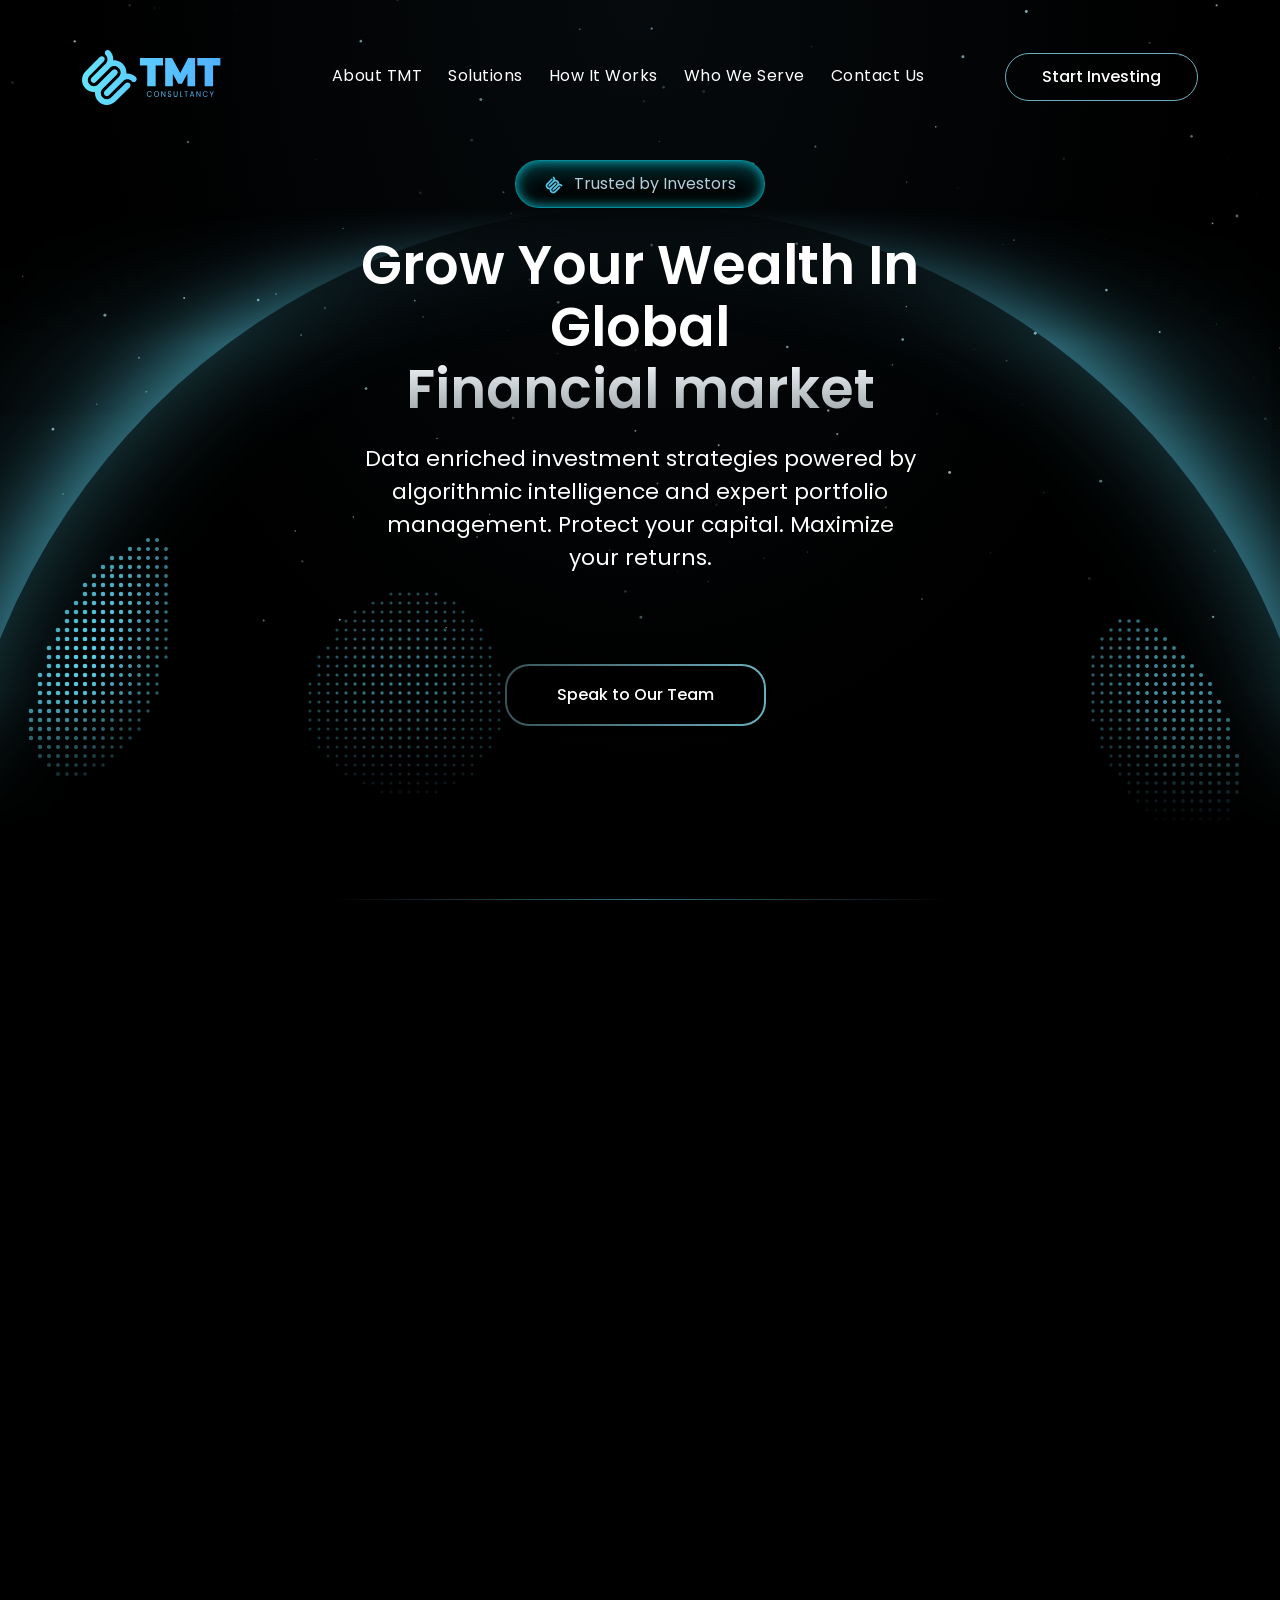
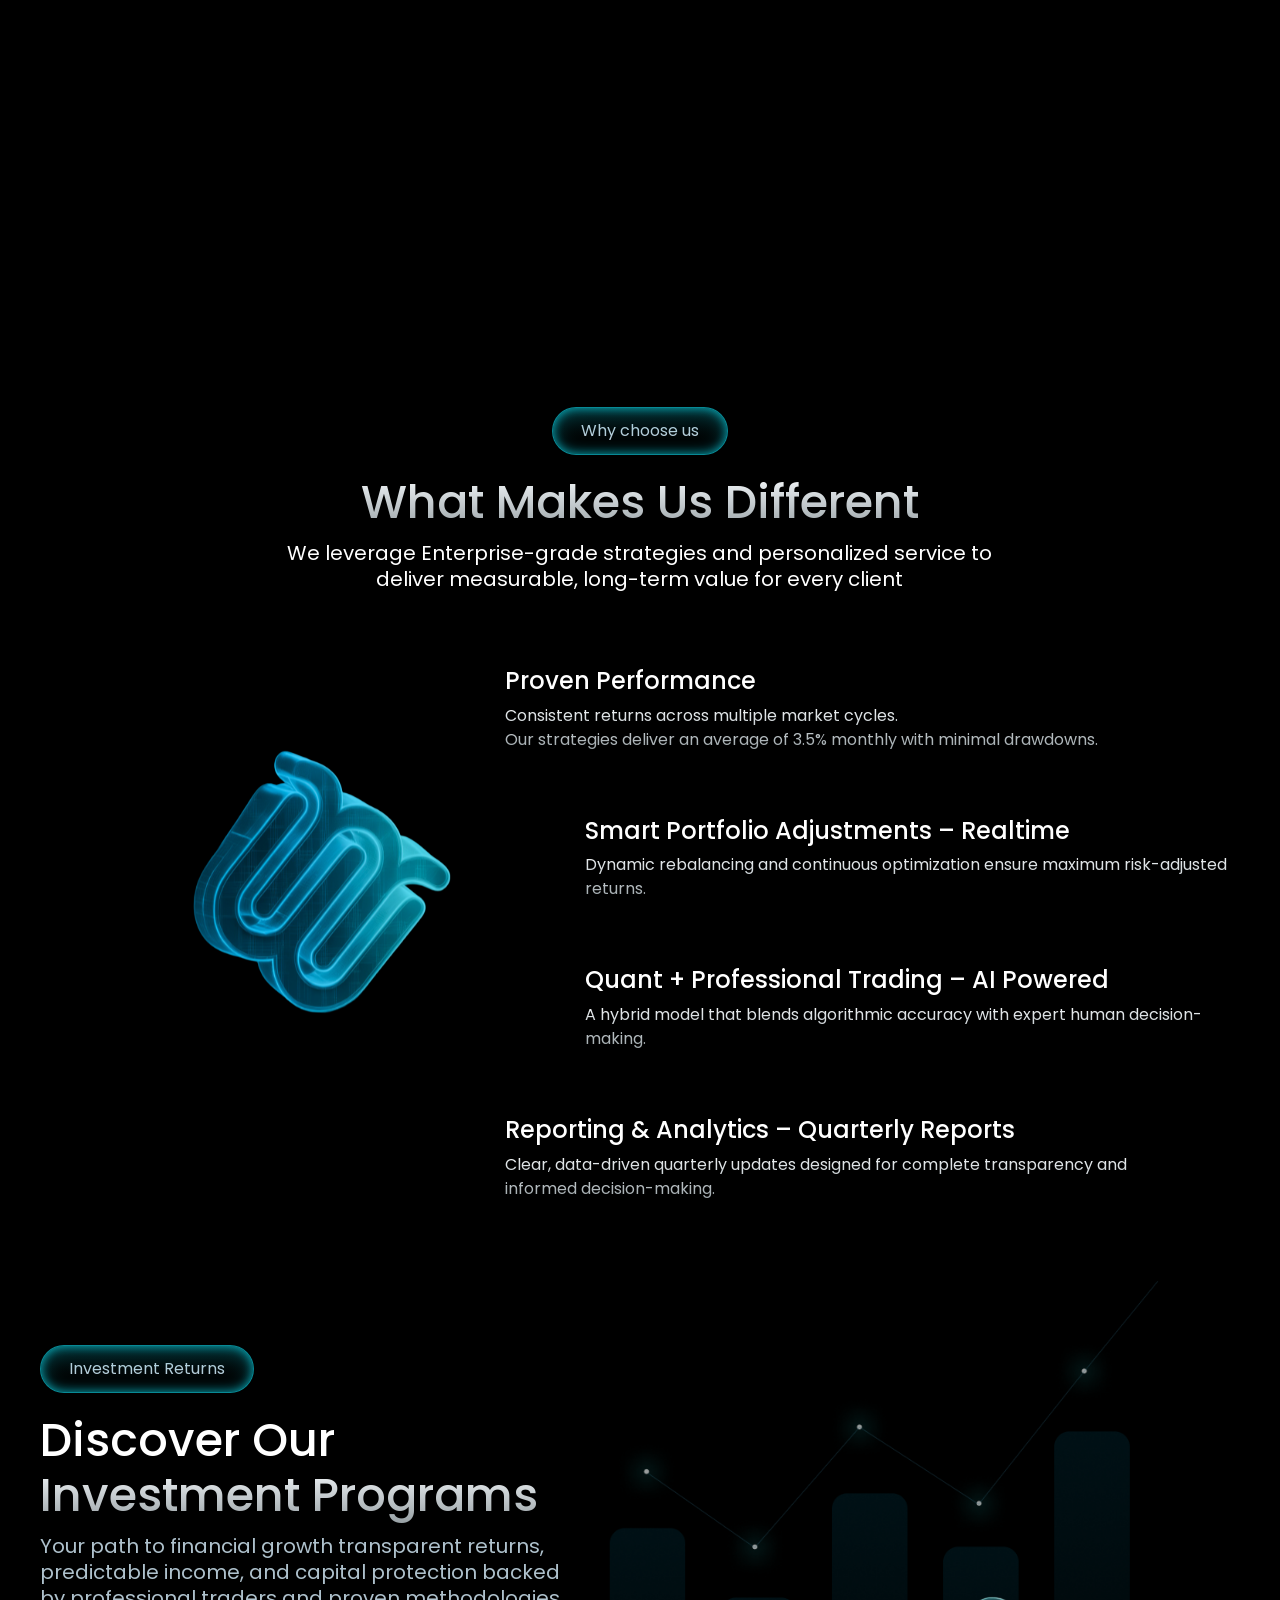
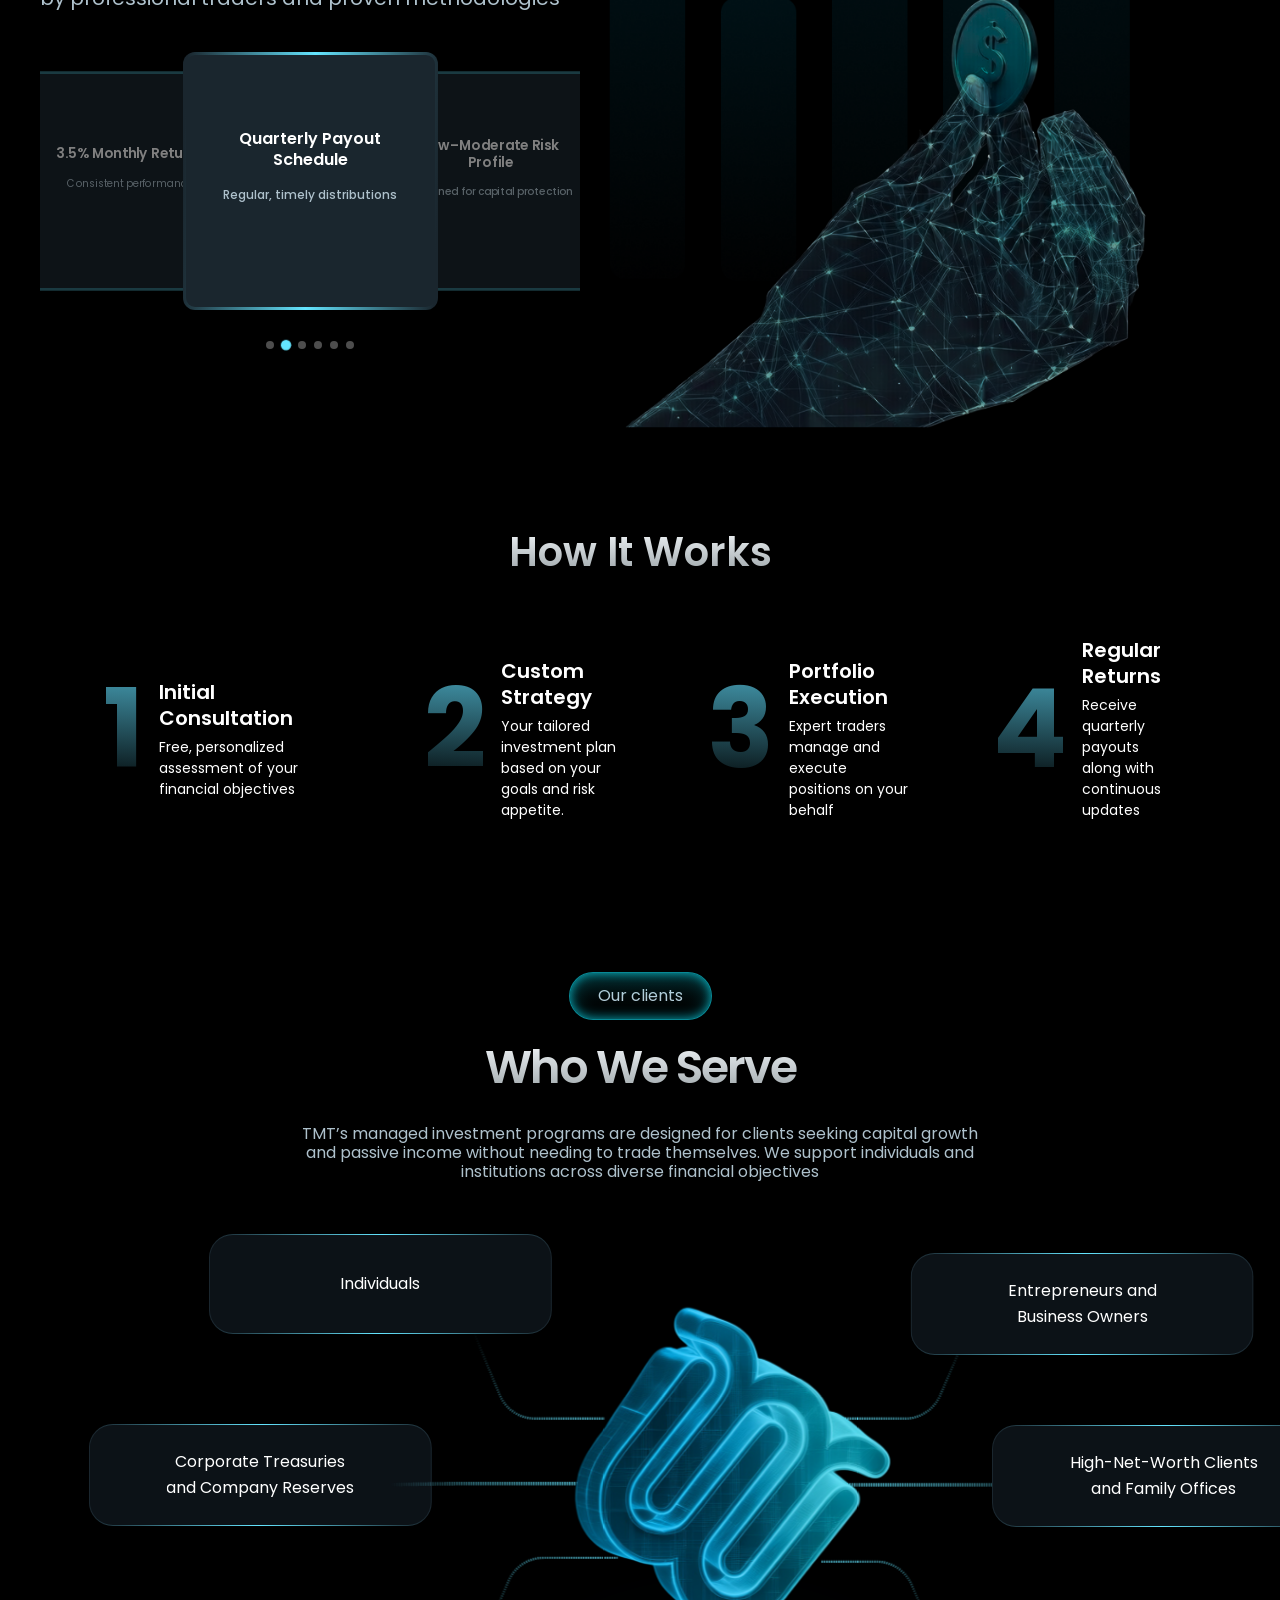
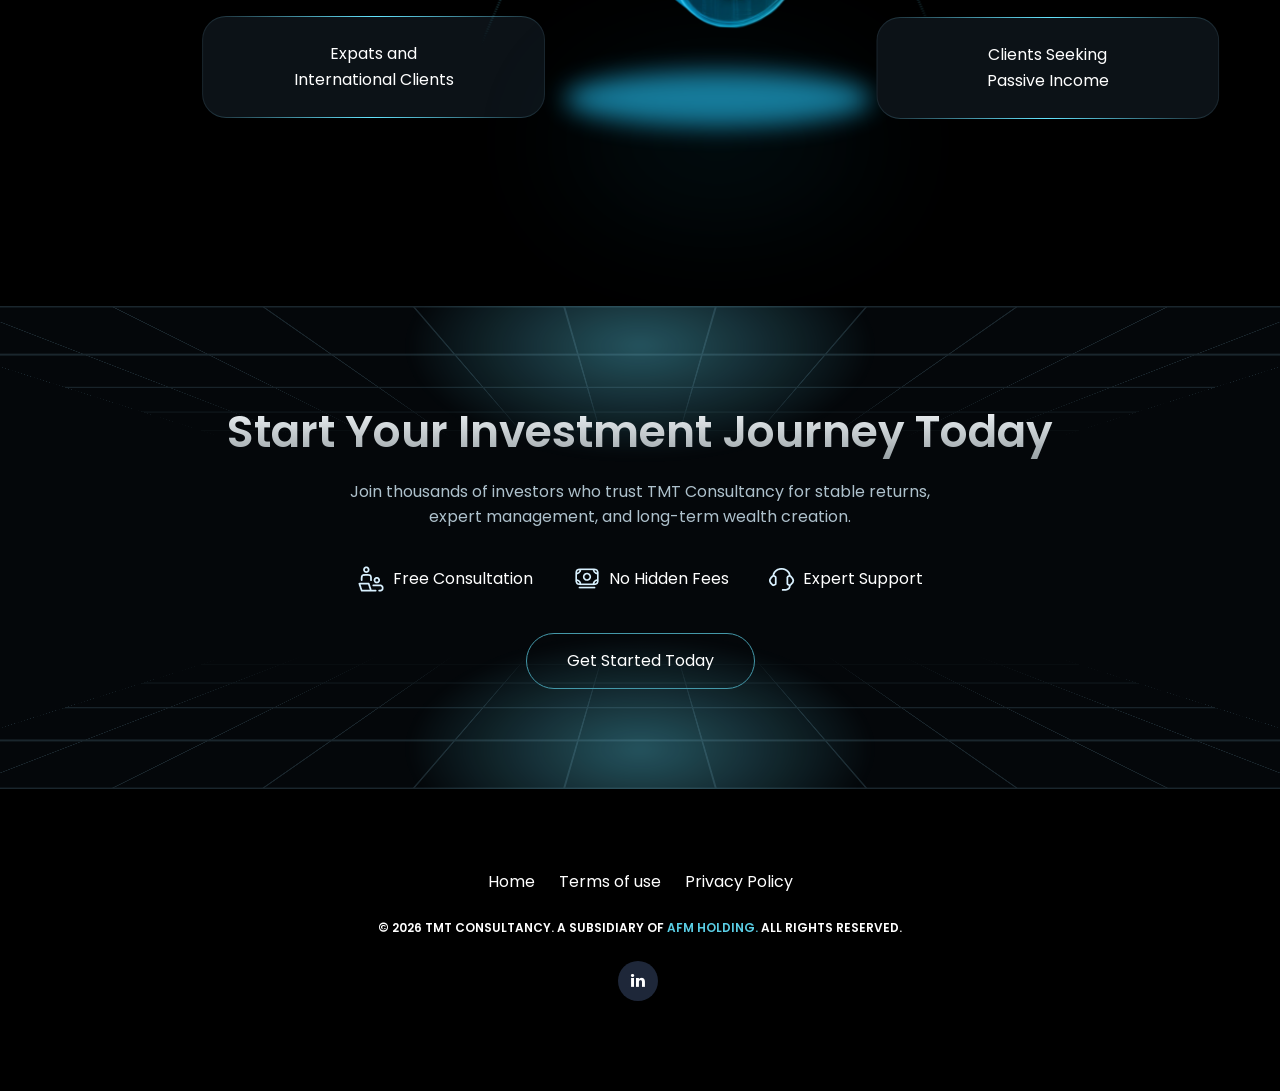
<file: index.html>
<!DOCTYPE html>
<html lang="en">

<head>
	<!-- Meta -->
	<meta charset="utf-8">
	<meta http-equiv="X-UA-Compatible" content="IE=edge">
	<meta name="viewport" content="width=device-width, initial-scale=1, shrink-to-fit=no">
	<!-- The above 3 meta tags *must* come first in the head; any other head content must come *after* these tags -->
	<meta name="description" content="TMT Consultancy - Cryptocurrency">
	<meta name="keywords"
		content="bitcoin, bitcoin landing, blockchain, cryptocurrency, Cryptocurrency advisor, ICO Agency, ICO Consulting, ico landing, ico template, ico token, ico website">
	<!-- SITE TITLE -->
	<title>TMT Consultancy - Cryptocurrency</title>
	<link rel="icon" type="image/png" href="./assets/img/logo-icon.png">
	<!-- Latest Bootstrap min CSS -->
	<link rel="stylesheet" href="assets/bootstrap/css/bootstrap.min.css">
	<!-- Google Font -->
	<link href="https://fonts.googleapis.com/css?family=Quicksand:300,400,500,600,700&display=swap&subset=latin-ext"
		rel="stylesheet">
	<link rel="preconnect" href="https://fonts.googleapis.com">
	<link rel="preconnect" href="https://fonts.gstatic.com" crossorigin>
	<link href="https://fonts.googleapis.com/css2?family=Poppins:wght@400;500;600;700&display=swap" rel="stylesheet">
	<!-- Font Awesome CSS -->
	<link rel="stylesheet" href="assets/fonts/font-awesome.min.css">
	<link rel="stylesheet" href="assets/fonts/themify-icons.css">
	<link rel="stylesheet" href="assets/css/materialdesignicons-min.css">
	<!--- owl carousel Css-->
	<link rel="stylesheet" href="assets/owlcarousel/css/owl.carousel.css">
	<link rel="stylesheet" href="assets/owlcarousel/css/owl.theme.css">
	<!-- animate CSS -->
	<link rel="stylesheet" href="assets/css/animate.css">
	<!-- MAGNIFIC CSS -->
	<link rel="stylesheet" href="assets/css/magnific-popup.css">
	<!-- Style CSS -->
<link rel="stylesheet" href="assets/css/style-two.css">
	<!-- HTML5 shim and Respond.js IE8 support of HTML5 elements and media queries -->
	<!-- WARNING: Respond.js doesn't work if you view the page via file:// -->
	<!--[if lt IE 9]>
		  <script src="https://oss.maxcdn.com/html5shiv/3.7.2/html5shiv.min.js"></script>
		  <script src="https://oss.maxcdn.com/respond/1.4.2/respond.min.js"></script>
		<![endif]-->
</head>

<style>
	html,
	body {
		font-family: 'Poppins', -apple-system, BlinkMacSystemFont, 'Segoe UI', Roboto, sans-serif;
	}

	.home_bg {
		position: relative;
		background-image: url('./assets/img/hero-bg.svg');
		background-repeat: no-repeat;
		background-size: 100% 100%;
		overflow: hidden;
	}

	


	/* Mobile version */
	@media (max-width: 768px) {
		.home_bg {
			background-image: url('./assets/img/mob-bg2.png');
			background-size: cover;
			background-position: center;
		}

		.home_bg::before {
			display: none;
			animation: none;
		}

		.arc-aura {
			display: none;
		}
	}

	.hero-grad {
		background: linear-gradient(to bottom, #ffff 0%, #dfe4e7 23%, #98a1a5 100%);
		-webkit-background-clip: text;
		-webkit-text-fill-color: transparent;
		padding: 0px 0px;
		display: block;
	}

	.btn_tmt:hover {
		background: #000;
		transform: translateY(-2px);
	}

	.navbar .navbar-nav .nav-link {
		color: #fff;
		/* default color */
		transition: color 0.3s ease;
	}

	.navbar .navbar-nav .nav-link:hover {
		color: #499FE5 !important;
	}

	#home {
		display: flex;
		align-items: center;
		/* vertical center */
	}

	.btn-inner-glow {
		font-family: 'Poppins', sans-serif;
		display: inline-flex;
		align-items: center;
		gap: 10px;
		margin-top: 200px;
		padding: 10px 28px;
		border-radius: 999px;
		font-size: 16px;
		color: #fff;
		background: #000;
		border: 1px solid rgba(14, 229, 248, 0.6);
		position: relative;
		cursor: pointer;

		/* INNER GLOW */
		box-shadow:
			inset 0 0 10px rgba(14, 229, 248, 0.6),
			inset 0 0 20px rgba(14, 229, 248, 0.3);

		backdrop-filter: blur(6px);
		transition: all 0.3s ease;
	}

	@media (max-width: 768px) {
		.btn-inner-glow {
			font-family: 'Poppins', sans-serif;
			font-weight: 400;

			font-size: 12px !important;

			line-height: 110.00000000000001%;
			letter-spacing: 0px;
			text-align: center;

		}
	}



	/* Soft inner highlight (top shine) */
	.btn-inner-glow::before {
		content: "";
		position: absolute;
		inset: 0;
		border-radius: 999px;
		background: linear-gradient(180deg,
				rgba(14, 229, 248, 0.25) 0%,
				transparent 70%);
		opacity: 0.6;
		pointer-events: none;
	}

	/* Icon */
	.btn-inner-glow .icon {
		color: #0EE5F8;
	}

	/* Hover = stronger inner glow */
	.btn-inner-glow:hover {
		box-shadow:
			inset 0 2px 8px rgba(14, 229, 248, 0.7),
			inset 0 -2px 8px rgba(14, 229, 248, 0.4);
	}

	.hero-text p {
		margin: 0 auto;
		/* centers the block */
		text-align: center;
		/* centers the text */
	}

	#home .hero-text p {
		width: 65%;
	}


	.about_p {
		color: #fff;
		font-family: 'Poppins', sans-serif;
		font-weight: 400;
		font-size: 20px;
		leading-trim: NONE;
		line-height: 140%;
		letter-spacing: 0px;
		text-align: center;
		vertical-align: middle;
		margin-top: 25px;
		margin-bottom: 35px;
	}

	/* Grid container */
	.programs__grid {
		display: grid;
		grid-template-columns: repeat(3, 1fr);
		/* desktop */
		gap: 20px;
		justify-content: center;
	}

	/* Card container */
	.program-card {
		position: relative;
		overflow: hidden;

		width: 100%;
		min-height: 160px;
		padding: 35px 40px;

		border: 1px solid #347481;
		border-radius: 40px;
		background: #151515;

		transition: border-color 0.2s ease, box-shadow 0.2s ease;
	}

	.program-card::before {
		content: "";
		position: absolute;
		inset: 0;
		pointer-events: none;

		opacity: 0;

		background: radial-gradient(circle at 0% 50%,
				rgba(156, 234, 250, 0.829) 0%,
				rgba(100, 229, 255, 0.15) 25%,
				transparent 60%);

		filter: blur(25px);
		transform: translateX(-40%);
	}

	.program-card:hover::before {
		opacity: 1;
		animation: glowSweep 4s linear infinite;
	}

	@keyframes glowSweep {
		0% {
			transform: translateX(-20%);
			opacity: 0;
		}

		5% {
			opacity: 0.9;
		}

		25% {
			opacity: 1;
		}

		55% {
			opacity: 1;
		}

		85% {
			opacity: 1;
		}

		98% {
			opacity: 1;
		}

		100% {
			transform: translateX(80%);
			opacity: 1;
		}
	}

	.program-card:hover {
		border: 3.5px solid #37A0B5;
		/* box-shadow: 0 0 20px rgba(100, 229, 255, 0.15); */
		/* background-color: #172128; */
	}

	/* Title */
	.program-card__title {
		font-size: 16px;
		font-weight: 600;
		color: #fff;
		margin-bottom: 20px;
	}

	/* Description */
	.program-card__desc {
		font-size: 12px;
		font-weight: 400;
		color: #fff;
		line-height: 1.5;
	}

	/* Tablet (optional improvement) */
	@media (max-width: 992px) {
		.programs__grid {
			grid-template-columns: repeat(2, 1fr);
		}
	}

	@media (max-width:768px) {
		/* Simple stacked list on mobile -- the old absolute-positioned
		   coverflow carousel caused cards to visually overlap each other
		   since its transform offsets didn't reliably clear cards with
		   variable text length. A normal-flow stack has no overlap risk. */
		#solutions .programs-carousel {
			position: relative;
		}

		#solutions .programs__grid {
			display: flex;
			flex-direction: column;
			gap: 16px;
			height: auto;
			overflow: visible;
		}

		#solutions .program-card {
			position: static;
			width: 100%;
			transform: none !important;
			opacity: 1 !important;
			transition: none;
			padding: 20px 22px;
			min-height: 0;
			pointer-events: auto;
		}

		#solutions .program-card__title {
			font-family: 'Poppins', sans-serif;
			font-weight: 600;
			font-size: 16px;
			margin-bottom: 8px;
			line-height: 140%;
			letter-spacing: -0.5px;
			text-align: left;
		}

		#solutions .program-card__desc {
			font-family: 'Poppins', sans-serif;
			font-weight: 400;
			font-size: 13px !important;
			line-height: 140%;
			letter-spacing: -0.5px;
			color: #FFFFFF;
		}

		#solutions .scroll-dots {
			display: none;
		}
	}

	/* Optional scrollbar styling */
	.programs__grid::-webkit-scrollbar {
		width: 4px;
	}

	.programs__grid::-webkit-scrollbar-thumb {
		background: #64e5ff;
		border-radius: 10px;
	}

	.portfolio_list_img {
		display: flex;
		justify-content: center;
		align-items: center;
		height: 100%;
		position: relative;
	}


	.line {
		position: absolute;
		top: 50%;
		left: 50%;
		transform: translate(-50%, -50%);
	}

	#who-we-serve .portfolio_list_img {
		position: relative;
		min-height: 500px;
		display: flex;
		justify-content: center;
		align-items: center;

	}

	/* Hiding mob logo */
	#who-we-serve .mob-logo-who-we-serve {
		display: none;
	}

	@media only screen and (max-width:768px) {
		#who-we-serve .portfolio_list_img {
			min-height: 200px !important;
			display: flex;
			justify-content: center;
			align-items: center;
			width: 100%;
			transform: scale(0.9);

		}


		#who-we-serve .center-logo {
			display: none;
		}

		#who-we-serve .mob-logo-who-we-serve {
			display: block;
			width: 100%;
			height: auto;
		}

		#who-we-serve .buy_sell_list p {
			font-size: 12px;

		}

		#who-we-serve .buy_sell_list {
			min-height: 50px;
			padding: 15px;
			transform: none !important;
			margin-bottom: 15px;

		}

		#who-we-serve .row {
			flex-direction: column;
		}

		.portfolio_list_img {
			transform: none;
		}

		.logo-glow {
			position: relative;
			display: inline-block;
		}

		.logo-glow::after {
			content: '';
			position: absolute;
			left: 50%;
			bottom: -40px;
			transform: translateX(-50%);
			width: 66%;
			height: 40px;
			background: radial-gradient(ellipse at center, rgba(100, 229, 255, 0.8) 0%, rgba(100, 229, 255, 0.4) 40%, transparent 80%);
			filter: blur(4px);
			z-index: -1;
		}


	}

	#who-we-serve .logo-wrap {
		position: relative;
		display: flex;
		justify-content: center;
		align-items: center;
		min-height: 500px;
	}

	#who-we-serve .center-logo {
		transform: scale(1.2);
		z-index: 2;
	}

	/* ellipse glow */
	/* =========================
   INNER ELLIPSE (blur 15px)
========================= */
	.logo-wrap::after {
		content: "";
		position: absolute;

		width: 50%;
		height: 46px;

		left: 50%;
		top: 80%;
		transform: translateX(-50%);

		background: rgba(31, 170, 213, 0.85);
		opacity: 0.84;
		border-radius: 50%;

		filter: blur(10px);

		z-index: 1;
		pointer-events: none;
	}

	/* =========================
   OUTER GLOW (blur 55px)
========================= */
	.logo-wrap::before {
		content: "";
		position: absolute;

		width: 50%;
		height: 120px;

		left: 50%;
		top: 80%;
		transform: translateX(-50%);
		opacity: 0.35;

		background: rgba(31, 170, 213, 0.25);
		border-radius: 50%;

		filter: blur(55px);

		z-index: 0;
		pointer-events: none;
	}



	#who-we-serve .line-lt {
		transform: translate(-179%, -170%);
	}

	#who-we-serve .line-lm {
		transform: translate(-150%, -72%);
	}

	#who-we-serve .line-lb {
		transform: translate(-167%, 65%);
	}

	#who-we-serve .line-rt {
		transform: translate(76%, -170%);
	}

	#who-we-serve .line-rm {
		transform: translate(56%, -72%);
	}

	#who-we-serve .line-rb {
		transform: translate(85%, 85%);
	}

	/* ================= ORBIT / CIRCLE EFFECT ================= */

	/* LEFT COLUMN (push outward like arc left side of circle) */
	#who-we-serve .col-lg-4:first-child .buy_sell_list:nth-of-type(1) {
		transform: translate(37%, -60px);
	}

	#who-we-serve .col-lg-4:first-child .buy_sell_list:nth-of-type(2) {
		transform: translate(2%, 0);
	}

	#who-we-serve .col-lg-4:first-child .buy_sell_list:nth-of-type(3) {
		transform: translate(35%, 60px);
	}

	/* RIGHT COLUMN (mirror outward like arc right side of circle) */
	#who-we-serve .col-lg-4:last-child .buy_sell_list:nth-of-type(1) {
		transform: translate(20%, -40px);
	}

	#who-we-serve .col-lg-4:last-child .buy_sell_list:nth-of-type(2) {
		transform: translate(150px, 0);
	}

	#who-we-serve .col-lg-4:last-child .buy_sell_list:nth-of-type(3) {
		transform: translate(10%, 60px);
	}



	/* ROW: vertical center */

	/* ===== BASE ===== */
	#who-we-serve .row {
		display: flex;
		align-items: center;
		justify-content: space-between;
	}

	.buy_sell_list {
		width: 343px;
		min-height: 100px;
		padding: 24px;
		border: 1px solid transparent;
		border-radius: 24px;
		text-align: center;

		background:
			linear-gradient(#0C1217, #0C1217) padding-box,
			linear-gradient(272.29deg,
				#1A262E 1.73%,
				#64E5FF 50%,
				#1A262E 98.27%) border-box;

		transition: 0.3s ease;
		display: flex;
		align-items: center;
		justify-content: center;
	}

	/* CENTER IMAGE */
	.portfolio_list_img {
		display: flex;
		justify-content: center;
		align-items: center;
		transform: scale(1.2);
		width: clamp(320px, 40vw, 525px);
		max-width: none;
		height: auto;
	}




	/* ===== MOBILE RESET ===== */
	@media(max-width:768px) {
		#who-we-serve .row {
			flex-direction: column;
		}

		.buy_sell_list {
			transform: none !important;
			width: 100%;
		}

		.portfolio_list_img {
			transform: none;
		}
	}

	/* Rotation animation */
	@keyframes rotate360 {
		from {
			transform: rotate(0deg);
		}

		to {
			transform: rotate(360deg);
		}
	}

	.h2-font {
		font-size: 44px;
		font-weight: 500;
	}


	@media (max-width: 567px) {
		.h2-font {
			font-size: 26px;
		}
	}

	/* ===== CONTAINER ===== */
	.tmt1-container {
		max-width: 1200px;
		margin: 0 auto;
		/* padding:0 20px; */
	}

	/* ===== ROW ===== */
	.tmt-row {
		display: flex;
		align-items: center;
		justify-content: space-between;
		flex-wrap: wrap;
	}

	/* ===== COLUMNS ===== */
	.tmt-col-lg-8 {
		flex: 0 0 66.66%;
	}

	.tmt-col-lg-4 {
		flex: 0 0 33.33%;
	}

	.download_area .tmt-col-lg-8 {
		flex: 0 0 45%;
		max-width: 45%;
	}

	.download_area .tmts-col-lg-4 {
		flex: 0 0 55%;
		max-width: 55%;
	}

	@media (min-width: 992px) {
		.download_area .tmt-col-lg-8 {
			flex: 0 0 45%;
			max-width: 45%;
		}

		.download_area .tmts-col-lg-4 {
			flex: 0 0 55%;
			max-width: 55%;
		}
	}

	@media (max-width: 991px) {

		.download_area .tmt-col-lg-8,
		.download_area .tmts-col-lg-4 {
			flex: 0 0 100%;
			max-width: 100%;
		}

		.download_area .app_img {
			justify-content: center;
			margin-top: 30px;
		}
	}

	/* ===== MOBILE ===== */
	@media(max-width:768px) {

		.tmt-col-lg-8,
		.tmt-col-lg-4 {
			flex: 0 0 100%;
		}

		.carousel {
			height: 220px;
			overflow: hidden;
		}

		.program-card-scroll {
			min-width: 50%;
		}

		.program-card-scroll.left {
			transform: translateX(-70px) scale(.8);
		}

		.program-card-scroll.right {
			transform: translateX(70px) scale(.8);
		}

		.program-card-scroll.active {
			transform: translateX(0) scale(1);
		}
	}

	/* ===== TEXT ===== */
	.app-text h2 {
		margin: 0 0 10px 0;
		font-weight: 500;
		font-family: 'Poppins', sans-serif;
		font-size: 46px;
	}

	.download_area .app-text p {
		margin-bottom: 30px;
		font-family: 'Poppins', sans-serif;
		font-weight: 400;
		font-size: 20px;
		color: #AEC1CC;
		;
	}

	/* ===== CAROUSEL ===== */
	.carousel {
		position: relative;
		height: 280px;
		display: flex;
		align-items: center;
		justify-content: center;
		overflow: hidden;
		margin-top: 20px;
	}

	/* ===== CARD ===== */
	.program-card-scroll {
		position: absolute;

		width: 255px;
		height: 258px;

		padding: 24px;
		gap: 10px;

		border: 3px solid #347481;
		border-radius: 12px;

		background: #1A262E;

		display: flex;
		flex-direction: column;
		justify-content: center;
		align-items: center;

		text-align: center;

		transition: all .5s ease;
		opacity: .3;
		transform: scale(.75);

		box-sizing: border-box;
	}

	/* ===== TEXT FIX ===== */
	.program-card-scroll h4 {
		display: block;
		width: 100%;
		margin: 0 0 6px 0;
		line-height: 1.3;
	}

	.program-card-scroll p {
		display: block;
		width: 100%;
		margin: 0;
		line-height: 1.4;
	}

	/* ===== ACTIVE ===== */
	.program-card-scroll.active {
		transform: scale(1);
		opacity: 1;
		z-index: 5;
		border: 3px solid transparent;
		border-radius: 12px;

		background:
			linear-gradient(#1A262E, #1A262E) padding-box,
			linear-gradient(272.29deg,
				#1A262E 1.73%,
				#64E5FF 50%,
				#1A262E 98.27%) border-box;
	}

	/* ===== SIDE ===== */
	.program-card-scroll.left {
		transform: translateX(-180px) scale(.85);
		opacity: .5;
	}

	.program-card-scroll.right {
		transform: translateX(180px) scale(.85);
		opacity: .5;
	}

	/* ===== HIDDEN ===== */
	.program-card-scroll.hidden {
		opacity: 0;
		transform: scale(.6);
	}

	/* ===== DOTS ===== */
	.programs__dots {
		display: flex;
		justify-content: center;
		gap: 8px;
		margin-top: 20px;
		margin-bottom: 15px;
	}

	.dot {
		width: 8px;
		height: 8px;
		border-radius: 50%;
		background: rgba(255, 255, 255, .3);
		cursor: pointer;
	}

	.dot.active {
		background: #64e5ff;
		transform: scale(1.3);
	}

	/* IMAGE */
	.app_img {
		display: flex;
		justify-content: flex-end;
	}

	.coin-wrap {
		position: relative;
		display: inline-block;
	}


	.app_img img {
		width: 100%;
		max-width: none;
		height: auto;
		display: block;
		animation: glow 5s ease-in-out infinite;
	}

	@keyframes glow {

		0%,
		100% {
			filter:
				brightness(1.1) saturate(1) contrast(1.1) drop-shadow(0 0 10px rgba(0, 180, 255, 0.6)) drop-shadow(0 0 25px rgba(0, 180, 255, 0.4));
		}

		50% {
			filter:
				brightness(1.2) saturate(1.3) contrast(1.2) drop-shadow(0 0 20px rgba(0, 180, 255, 0.85)) drop-shadow(0 0 50px rgba(0, 180, 255, 0.55));
		}
	}
	
	.hand-img {
		/* animation: floatHand 4s ease-in-out infinite; */
		transform-origin: center;
	}


	/* for investment programs */
	/* DEFAULT (DESKTOP) */
	.download_area.section-padding {
		/* padding: 100px; */
	}

	.download_area {
		padding-bottom: 70px;
	}

	/* MOBILE */
	@media (max-width: 768px) {
		.download_area {
			padding: 20px;
		}
	}

	.right .item {
		opacity: 1 !important;
		transform: none !important;
		visibility: visible !important;
	}

	body{
		overflow-x: hidden;
		max-width: 100%;
		overscroll-behavior-x: none;
	}
	html{
		overscroll-behavior-x: none;
	}

	/* ===================================================================
	   HERO — dot-matrix globe (added on top of the existing hero styles;
	   nothing above this block was changed, this only overrides/extends
	   #home / .home_bg / .btn-inner-glow via higher-specificity selectors)
	   =================================================================== */
	:root{
		--globe-d: min(1380px, 150vw);
	}

	#home.home_bg{
		position: relative;
		display: flex;
		align-items: flex-start;
		justify-content: center;
		overflow: hidden;
		min-height: 100vh;
		width: 100%;
		max-width: 100%;
		padding-top: 160px;
		background: radial-gradient(ellipse at 50% 0%, #060a0d 0%, #000 60%);
	}

	#stars{ position: absolute; inset: 0; z-index: 0; width: 100%; height: 100%; display: block; }

	.hero-inner{
		position: relative; z-index: 5;
		text-align: center;
		width: 100%;
		max-width: 760px;
		min-width: 0;
		box-sizing: border-box;
		padding: 0 24px;
	}
	.hero-inner h2, .hero-inner p, .hero-inner .hero-grad{
		overflow-wrap: anywhere;
		word-break: break-word;
		max-width: 100%;
	}
	.hero-inner .btn-inner-glow{ margin-top: 0; margin-bottom: 26px; }
	.hero-inner h2{
		font-size: clamp(32px,5.4vw,54px);
		font-weight: 600; line-height: 1.15;
		margin-bottom: 22px;
		color: #fff;
	}
	.hero-inner p{ max-width: 560px; margin: 0 auto 10px; }

	.globe-frame{
		position: absolute;
		top: calc(var(--globe-d) * 0.15); left: 0; right: 0;
		height: calc(var(--globe-d) * 0.45);
		overflow: hidden;
		z-index: 1;
		pointer-events: none;
		mask-image: linear-gradient(to bottom, transparent 0%, rgba(0,0,0,.5) 10%, black 22%, black 78%, transparent 100%);
		-webkit-mask-image: linear-gradient(to bottom, transparent 0%, rgba(0,0,0,.5) 10%, black 22%, black 78%, transparent 100%);
	}
	.globe-wrap{
		position: absolute;
		left: 50%; bottom: calc(var(--globe-d) * -0.55);
		transform: translateX(-50%);
		width: var(--globe-d);
		height: var(--globe-d);
		pointer-events: none;
	}
	#globeCanvas{ width: 100%; height: 100%; display: block; }
	.globe-rim{
		position: absolute; inset: 0; border-radius: 50%;
		box-shadow:
			0 0 70px 16px rgba(100,229,255,.45),
			0 0 160px 55px rgba(100,229,255,.25),
			inset 0 0 110px rgba(100,229,255,.32);
		pointer-events: none;
	}

	.hero-divider{
		position: absolute; left: 50%; bottom: 0; transform: translateX(-50%);
		width: min(620px, 72%); height: 1px; z-index: 4; overflow: hidden;
		background: linear-gradient(90deg, transparent, rgba(100,229,255,.5), transparent);
	}
	.hero-divider::after{
		content: ''; position: absolute; top: 0; left: -30%; width: 30%; height: 100%;
		background: linear-gradient(90deg, transparent, rgba(255,255,255,.95), transparent);
		animation: dividerShimmer 3.4s ease-in-out infinite;
	}
	@keyframes dividerShimmer{
		0%{ left: -30%; }
		55%{ left: 100%; }
		100%{ left: 100%; }
	}

	@media(min-width:761px) and (max-width:1024px){
		#home.home_bg{ padding-top: 130px; }
		.hero-inner{ max-width: 580px; }
	}
	@media(max-width:760px){
		#home.home_bg{ padding-top: 92px; }
		.hero-inner{ max-width: 100%; padding: 0 20px; }
		.hero-inner h2{ font-size: clamp(24px,6.8vw,34px); }
	}
	@media(max-width:420px){
		#home.home_bg{ padding-top: 76px; }
	}
	@media (prefers-reduced-motion: reduce){
		.hero-divider::after{ animation: none; left: 30%; width: 40%; }
	}

	#solutions .text-center,
	#solutions .programs-carousel{
		opacity: 0;
		transform: translateY(46px);
		will-change: opacity, transform;
	}
	@media (prefers-reduced-motion: reduce){
		#solutions .text-center,
		#solutions .programs-carousel{ opacity: 1 !important; transform: none !important; }
	}

	/* ================= MOBILE / TABLET NAV ================= */
	@media (max-width: 991.98px){
		#navbar .navbar-toggler{
			width: 28px; height: 20px; padding: 0; border: 0; background: none;
			display: flex; flex-direction: column; justify-content: space-between;
			position: relative; z-index: 1200;
		}
		#navbar .navbar-toggler:focus{ box-shadow: none; outline: none; }
		#navbar .navbar-toggler .mdi-menu{ display: none; }
		#navbar .navbar-toggler .burger-bar{
			display: block; width: 100%; height: 2px; border-radius: 2px;
			background: #fff; transform-origin: center;
			transition: transform .3s ease, opacity .2s ease;
		}
		#navbar .navbar-toggler[aria-expanded="true"] .burger-bar:nth-child(1){ transform: translateY(9px) rotate(45deg); }
		#navbar .navbar-toggler[aria-expanded="true"] .burger-bar:nth-child(2){ opacity: 0; }
		#navbar .navbar-toggler[aria-expanded="true"] .burger-bar:nth-child(3){ transform: translateY(-9px) rotate(-45deg); }

		#navbarCollapse{
			position: fixed;
			inset: 0;
			width: 100%;
			max-width: 100%;
			box-sizing: border-box;
			height: 100vh !important;
			margin: 0;
			padding: 90px 32px 40px;
			border: 0;
			border-radius: 0;
			box-shadow: none;
			background: linear-gradient(180deg, #070b0e 0%, #000 100%);
			z-index: 1100;
			overflow-y: auto;
			opacity: 0;
			transform: translateY(-14px);
			transition: opacity .3s ease, transform .3s ease;
		}
		#navbarCollapse.collapsing{
			display: flex !important;
			flex-direction: column;
			justify-content: center;
			align-items: center;
			transition: none !important;
		}
		#navbarCollapse.show{
			display: flex !important;
			flex-direction: column;
			justify-content: center;
			align-items: center;
			opacity: 1;
			transform: translateY(0);
		}
		#navbarCollapse .navbar-nav{
			margin: 0 0 32px !important;
			width: 100%;
			max-width: 320px;
		}
		#navbarCollapse .navbar-nav li{
			border-bottom: 1px solid rgba(255,255,255,.08);
			text-align: center;
		}
		#navbarCollapse .navbar-nav li:last-child{ border-bottom: 0; }
		#navbarCollapse .navbar-nav li a{
			font-size: 19px !important;
			padding: 16px 8px !important;
			display: block;
			margin: 0 !important;
		}
		#navbarCollapse .d-flex{
			width: 100%;
			max-width: 280px;
		}
		#navbarCollapse .btn_tmt{
			display: block; width: 100%; text-align: center;
		}

		body.nav-open{ overflow: hidden; }
	}

	/* ================= CTA INTERACTIVE GRID ================= */
	.tmt_grid_bg{
		position: absolute; inset: 0; z-index: 0; overflow: hidden;
		perspective: 180px; perspective-origin: 50% 50%;
		max-width: 100%;
		transform: translateZ(0);
		-webkit-transform: translateZ(0);
	}
	.tmt_grid_glow{
		position: absolute; left: 50%; width: 460px; height: 220px; border-radius: 50%;
		background: radial-gradient(ellipse, rgba(100,229,255,.35), transparent 72%);
		filter: blur(6px); pointer-events: none;
	}
	.tmt_grid_glow.top{ top: -70px; transform: translateX(-50%); }
	.tmt_grid_glow.bottom{ bottom: -70px; transform: translateX(-50%); }
	.tmt_grid_plane{
		position: absolute; left: 50%; width: 130%; height: 42%;
		display: grid; grid-template-columns: repeat(11, 1fr); grid-template-rows: repeat(5, 1fr);
	}
	.tmt_grid_top{
		top: 0; transform-origin: top center;
		transform: translateX(-50%) rotateX(-83deg);
		-webkit-mask-image: linear-gradient(to bottom, black 0%, black 35%, transparent 90%);
		mask-image: linear-gradient(to bottom, black 0%, black 35%, transparent 90%);
	}
	.tmt_grid_bottom{
		bottom: 0; transform-origin: bottom center;
		transform: translateX(-50%) rotateX(83deg);
		-webkit-mask-image: linear-gradient(to top, black 0%, black 35%, transparent 90%);
		mask-image: linear-gradient(to top, black 0%, black 35%, transparent 90%);
	}
	.tmt_grid_cell{
		border: 1px solid rgba(140,200,220,.16);
		background: rgba(100,229,255,0);
		transition: background .2s ease, border-color .2s ease, box-shadow .2s ease;
	}
	@media (max-width: 760px){
		.tmt_grid_plane{ width: 125%; height: 18%; }
	}
</style>

<body data-spy="scroll" data-offset="80">

	<!-- particles -->
	<!-- <div id="particles-js"></div>	 -->

	<!-- START PRELOADER -->
	<div class="preloader">
		<div class="spinner">
			<div class="double-bounce1"></div>
			<div class="double-bounce2"></div>
		</div>
	</div>
	<!-- END PRELOADER -->

	<!-- START NAVBAR -->
	<nav id="navbar" class="homepage navbar navbar-expand-lg fixed-top navbar-custom navbar-light sticky">
		<div class="container d-flex align-items-center justify-content-between">

			<!-- Logo (Left) -->
			<a class="navbar-brand" href="index.html">
				<img src="assets/img/tmt-logo.svg" alt="TMT Consultancy">
			</a>

			<!-- Mobile Toggle -->
			<button class="navbar-toggler" type="button" data-bs-toggle="collapse" data-bs-target="#navbarCollapse"
				aria-controls="navbarCollapse" aria-expanded="false" aria-label="Toggle navigation">
				<span class="burger-bar"></span>
				<span class="burger-bar"></span>
				<span class="burger-bar"></span>
			</button>

			<!-- Center Menu + Right Button -->
			<div class="collapse navbar-collapse justify-content-between" id="navbarCollapse">

				<!-- Empty div (helps center alignment) -->
				<div class="d-none d-lg-block"></div>

				<!-- Menu (Center) -->
				<ul class="navbar-nav mx-auto">
					<li class="nav-item"><a class="nav-link" href="about-us.html">About TMT</a></li>
					<li class="nav-item"><a class="nav-link" href="#solutions">Solutions</a></li>
					<li class="nav-item"><a class="nav-link" href="#how-it-works">How it works</a></li>
					<li class="nav-item"><a class="nav-link" href="#who-we-serve">Who we serve</a></li>
					<li class="nav-item"><a class="nav-link" href="contact-us.html">Contact Us</a></li>
				</ul>

				<!-- Button (Right) -->
				<div class="d-flex">
					<a href="contact-us.html" class="btn_tmt">Start Investing</a>
				</div>

			</div>
		</div>
	</nav>
	<!-- END NAVBAR -->

	<!-- START HOME -->
	<section id="home" class="home_bg">
		<canvas id="stars"></canvas>

		<div class="hero-inner" id="heroInner">
			<center><button class="btn-inner-glow fade-up delay-1"
					style="font-weight:400; font-size:16px; color:#B9CDD9">
					<span class="icon">
						<img src="./assets/img/logo-icon.png" alt="icon">
					</span>
					Trusted by Investors
				</button></center>
			<h2 class="fade-up delay-1">Grow Your Wealth In Global <span class="hero-grad">Financial
					market</span></h2>
			<p class="fade-up delay-2" style="font-size: 22px; line-height: 150%;">Data enriched investment
				strategies powered by
				algorithmic intelligence and expert portfolio management. Protect your capital. Maximize
				your returns.</p>
			<div class="home_btn fade-up delay-1">
				<center>
					<a href="contact-us.html" class="btn_two"
						style="box-shadow: inset 0 0 10px rgba(14, 229, 248, 0.6), inset 0 0 0px rgba(14, 229, 248, 0.3); padding: 16px 50px; margin-top: 50px;">
						Speak to Our Team
					</a>
				</center>
			</div>
		</div>

		<div class="globe-frame" id="globeFrame">
			<div class="globe-wrap" id="globeWrap">
				<canvas id="globeCanvas"></canvas>
				<div class="globe-rim"></div>
			</div>
		</div>

		<div class="hero-divider"></div>
	</section>
	<!-- END  HOME -->

	<!-- START ABOUT -->
	<section id="solutions" class=" section-padding" style="background-color: #000; padding-bottom: 70px;">
		<div class="container">
			<div class="text-center">
				<center><button class="btn-inner-glow fade-up delay-1"
						style="margin-top:0; margin-bottom:20px; font-family: 'Poppins', sans-serif; font-weight:400; font-size:16px; color:#B9CDD9">
						Our investment solutions
					</button></center>
				<h2 class="h2-font">
					Professionally Managed, Diversified <span class="hero-grad" style="font-weight: 500;">Investment
						Programs</span>
				</h2>

				<p class="about_pt" style="margin-top: 20px; margin-bottom: 10px; font-size: 20px; font-weight: 500;">
					Explore a
					wide range of investment programs designed to suit different financial
					goals,
					risk levels, and market preferences. Each portfolio is expertly managed for performance, security,
					and long-term value</p>
			</div>
			<div class="programs-carousel">
				<div class="programs__grid">
					<article class="program-card">
						<h3 class="program-card__title">Forex Investment</h3>
						<p class="program-card__desc">Trade major and minor currency pairs
							with structured risk management</p>
					</article>
					<article class="program-card">
						<h3 class="program-card__title">Commodity investment</h3>
						<p class="program-card__desc">Diversify into global commodities,
							including energy, agriculture, and metals</p>
					</article>
					<article class="program-card">
						<h3 class="program-card__title">Gold & Precious Metals</h3>
						<p class="program-card__desc">Safe-haven assets including gold, silver,
							and platinum.</p>
					</article>
					<article class="program-card">
						<h3 class="program-card__title">Index Solutions</h3>
						<p class="program-card__desc">Invest in major global indices like the
							S&P 500 and NASDAQ</p>
					</article>
					<article class="program-card">
						<h3 class="program-card__title">Futures Management</h3>
						<p class="program-card__desc">Strategic futures trading for hedging
							and speculative gains</p>
					</article>
					<article class="program-card">
						<h3 class="program-card__title">Options & Hedging Strategies</h3>
						<p class="program-card__desc">Protect and optimize your portfolio using
							advanced options.</p>
					</article>
					<article class="program-card">
						<h3 class="program-card__title">Stock Market Program</h3>
						<p class="program-card__desc">Access curated equity portfolios designed
							for sustainable growth</p>
					</article>
					<article class="program-card">
						<h3 class="program-card__title">CFD Portfolio</h3>
						<p class="program-card__desc">Access multiple markets through
							flexible CFD trading</p>
					</article>
				</div>
				<div class="scroll-dots">
					<span class="dot active"></span>
					<span class="dot"></span>
					<span class="dot"></span>
					<span class="dot"></span>
					<span class="dot"></span>
					<span class="dot"></span>
					<span class="dot"></span>
					<span class="dot"></span>

				</div>
			</div>
	</section>
	<!-- END ABOUT -->

	<section class="section1" style="margin-top:0;">
		<div class="container">
			<div class="text-center">
				<center><button class="btn-inner-glow fade-up delay-1"
						style="margin-top:0; margin-bottom:20px; font-family: 'Poppins', sans-serif; font-weight:400; font-size:16px; color:#B9CDD9;">
						Why choose us
					</button></center>
				<h2 class="hero-grad"
					style="font-size: 46px; font-family: 'Poppins', sans-serif; font-weight: 500;  margin-bottom:0px">
					What Makes Us Different</h2>
				<p class="about_pt" style="font-size: 20px;margin-top:10px; margin-bottom: 10px;">We leverage
					Enterprise-grade strategies and personalized service to deliver measurable, long-term value for
					every client</p>
			</div>
		</div>

		<div class="content">
			<div class="left">
				<div class="float-img">
					<div class="logo-wrapper">
						<img src="assets/img/logo-vertical.svg" alt="" width="300px">
					</div>
				</div>
			</div>

			<div class="right">
				<div class="item">
					<h3 style="font-size: 24px; font-weight: 500;">Proven Performance</h3>
					<p class="hero-grad" style="font-size: 16px; font-weight: 400;">
						Consistent returns across multiple market cycles. <br>
						Our strategies deliver an average of 3.5% monthly with minimal drawdowns.
					</p>
				</div>

				<div class="item">
					<h3 style="font-size: 24px; font-weight: 500;">Smart Portfolio Adjustments – Realtime</h3>
					<p class="hero-grad" style="font-size: 16px; font-weight: 400;">
						Dynamic rebalancing and continuous optimization ensure maximum
						risk-adjusted returns.
					</p>
				</div>

				<div class="item">
					<h3 style="font-size: 24px; font-weight: 500;">Quant + Professional Trading – AI Powered</h3>
					<p class="hero-grad" style="font-size: 16px; font-weight: 400;">
						A hybrid model that blends algorithmic accuracy with expert
						human decision-making.
					</p>
				</div>

				<div class="item">
					<h3 style="font-size: 24px; font-weight: 500;">Reporting & Analytics – Quarterly Reports</h3>
					<p class="hero-grad" style="font-size: 16px; font-weight: 400;">
						Clear, data-driven quarterly updates designed for complete transparency
						and <br>informed decision-making.
					</p>
				</div>
			</div>
		</div>
	</section>

	<section class="download_area">
		<div class="tmt1-container">
			<div class="tmt-row">

				<!-- LEFT -->
				<div class="tmt-col-lg-8">
					<button class="btn-inner-glow fade-up delay-1"
						style="margin-top:0; margin-bottom:20px; font-family: 'Poppins', sans-serif; font-weight:400; font-size:16px; color:#B9CDD9;">
						Investment Returns
					</button>
					<div class="app-text">
						<h2>Discover Our <span class="hero-grad">Investment Programs</span></h2>

						<p>
							Your path to financial growth transparent returns,
							predictable income, and capital protection backed
							by professional traders and proven methodologies
						</p>

						<!-- CAROUSEL -->
						<div class="carousel">

							<article class="program-card-scroll active">
								<h4 style="font-size: 16px; font-weight: 600;">3.5% Monthly Returns</h4>
								<p style="font-size: 12px; font-weight: 400;">Consistent performance</p>
							</article>

							<article class="program-card-scroll">
								<h4 style="font-size: 16px; font-weight: 600;">Quarterly Payout Schedule</h4>
								<p style="font-size: 12px; font-weight: 500">Regular, timely distributions</p>
							</article>

							<article class="program-card-scroll">
								<h4 style="font-size: 16px; font-weight: 600;">Low–Moderate Risk Profile</h4>
								<p style="font-size: 12px; font-weight: 500">Designed for capital protection</p>
							</article>

							<article class="program-card-scroll">
								<h4 style="font-size: 16px; font-weight: 600;">6-Month Minimum Term</h4>
								<p style="font-size: 12px; font-weight: 500">Flexible investment horizons</p>
							</article>

							<article class="program-card-scroll">
								<h4 style="font-size: 16px; font-weight: 600;">No Minimum Investment</h4>
								<p style="font-size: 12px; font-weight: 500">Start with any amount</p>
							</article>

							<article class="program-card-scroll">
								<h4 style="font-size: 16px; font-weight: 600;">42%+ Annual Return</h4>
								<p style="font-size: 12px; font-weight: 500">Compounded, long-term growth</p>
							</article>

						</div>

						<!-- DOTS -->
						<div class="programs__dots">
							<span class="dot active"></span>
							<span class="dot"></span>
							<span class="dot"></span>
							<span class="dot"></span>
							<span class="dot"></span>
							<span class="dot"></span>
						</div>

					</div>
				</div>

				<!-- RIGHT -->
				<div class="tmts-col-lg-4">
					<div class="app_img">

						<img src="assets/img/programs1.png" alt="" class="hand-img">

					</div>
				</div>

			</div>
		</div>
	</section>

	<section id="how-it-works" class="section-padding">
		<div class="container">
			<div class="section-title text-center">
				<h1 class="hero-grad">How It Works</h1>
			</div>
			<div class="row">
				<div class="process-steps">
					<div class="process-step">
						<div class="process-number">1</div>
						<div class="process-content">
							<div class="process-title">Initial Consultation</div>
							<div class="process-desc">Free, personalized assessment of your financial objectives
								<br><br>
							</div>
						</div>
					</div>
					<div class="process-step">
						<div class="process-number">2</div>
						<div class="process-content">
							<div class="process-title">Custom Strategy</div>
							<div class="process-desc">Your tailored investment plan based on your goals and risk
								appetite.</div>
						</div>
					</div>
					<div class="process-step">
						<div class="process-number">3</div>
						<div class="process-content">
							<div class="process-title">Portfolio Execution</div>
							<div class="process-desc">Expert traders manage and execute positions on your behalf</div>
						</div>
					</div>
					<div class="process-step">
						<div class="process-number">4</div>
						<div class="process-content">
							<div class="process-title">Regular Returns</div>
							<div class="process-desc">Receive quarterly payouts along with continuous updates</div>
						</div>
					</div>
				</div>

				<div class="process-dots">
					<div class="process-dot active"></div>
					<div class="process-dot"></div>
					<div class="process-dot"></div>
					<div class="process-dot"></div>
				</div>
			</div>
		</div>
	</section>

	<section id="who-we-serve" class="buy_sell_area section-padding">
		<div class="container">
			<center><button class="btn-inner-glow fade-up delay-1"
					style="margin-top:0; margin-bottom:20px; font-family: 'Poppins', sans-serif; font-weight:400; font-size:16px; color:#B9CDD9;">
					Our clients
				</button></center>
			<div class="section-title text-center">
				<h1 class="hero-grad">Who we serve</h1>
				<p>
					TMT’s managed investment programs are designed for clients seeking capital growth and passive income
					without needing to trade themselves. We support individuals and institutions across diverse
					financial objectives
				</p>
			</div>
			<div class="row">

				<!-- LEFT COLUMN -->
				<div class="col-lg-4 col-sm-12 col-xs-12 wow fadeInUp">
					<div class="buy_sell_list card-lt">
						<p>Individuals</p>
					</div>

					<div class="buy_sell_list card-lm">
						<p>Corporate Treasuries <br>and Company Reserves</p>
					</div>

					<div class="buy_sell_list card-lb">
						<p>Expats and <br>International Clients</p>
					</div>
				</div>

				<!-- CENTER IMAGE -->
				<div class="col-lg-4 col-sm-12 col-xs-12 wow fadeInDown">
					<div class="portfolio_list_img">
						<div class="connectors">
							<div class="line line-lt">

								<svg xmlns="http://www.w3.org/2000/svg" width="119" height="84" viewBox="0 0 119 84"
									fill="none">
									<path class="connector"
										d="M0.404114 1.40166C2.81479 0.336689 5.62969 1.46311 6.64021 3.89712L31.0657 62.7303C36.0247 74.6752 47.6865 82.4604 60.6198 82.4604L78.8305 82.4604L118.404 82.4605"
										stroke="url(#paint0_linear_lt)" stroke-width="2" stroke-dasharray="1 1" />
									<path class="flow-path"
										d="M0.404114 1.40166C2.81479 0.336689 5.62969 1.46311 6.64021 3.89712L31.0657 62.7303C36.0247 74.6752 47.6865 82.4604 60.6198 82.4604L78.8305 82.4604L118.404 82.4605"
										stroke="#64E5FF" stroke-width="4" stroke-linecap="round" fill="none" />

									<defs>
										<linearGradient id="paint0_linear_lt" x1="116.624" y1="39.872" x2="2.69237"
											y2="39.872" gradientUnits="userSpaceOnUse">
											<stop offset="0.0182341" stop-color="#64E5FF" stop-opacity="0.9" />
											<stop offset="0.127609" stop-color="#64E5FF" />
											<stop offset="0.563305" stop-color="#64E5FF" stop-opacity="0.65" />
											<stop offset="0.943305" stop-color="#64E5FF" stop-opacity="0" />
										</linearGradient>
									</defs>
								</svg>
							</div>
							<div class="line line-lm">
								<svg xmlns="http://www.w3.org/2000/svg" width="192" height="5" viewBox="0 0 192 5"
									fill="none">
									<path class="connector" d="M0.0234375 2.6L64.0089 1.6L80.629 1.5H135.826H191.023"
										stroke="url(#paint0_linear_lm)" stroke-width="3" stroke-dasharray="1 1" />
									<path class="flow-path" d="M0.0234375 2.6L64.0089 1.6L80.629 1.5H135.826H191.023"
										stroke="#64E5FF" stroke-width="4" stroke-linecap="round" fill="none" />
									<defs>
										<linearGradient id="paint0_linear_lm" x1="188.142" y1="2.01311" x2="3.72732"
											y2="2.01311" gradientUnits="userSpaceOnUse">
											<stop offset="0.0182341" stop-color="#64E5FF" stop-opacity="0.9" />
											<stop offset="0.127609" stop-color="#64E5FF" />
											<stop offset="0.563305" stop-color="#64E5FF" stop-opacity="0.65" />
											<stop offset="0.943305" stop-color="#64E5FF" stop-opacity="0" />
										</linearGradient>
									</defs>
								</svg>
							</div>
							<div class="line line-lb">
								<svg xmlns="http://www.w3.org/2000/svg" width="124" height="84" viewBox="0 0 124 84"
									fill="none">
									<path class="connector"
										d="M0.390198 82.0588C2.92543 83.1333 5.85271 81.9615 6.9463 79.4345L32.5411 20.2908C37.6088 8.58048 49.1492 0.999997 61.909 0.999997H82.1397H123.39"
										stroke="url(#paint0_linear_lb)" stroke-width="2" stroke-dasharray="1 1" />
									<path class="flow-path"
										d="M0.390198 82.0588C2.92543 83.1333 5.85271 81.9615 6.9463 79.4345L32.5411 20.2908C37.6088 8.58048 49.1492 0.999997 61.909 0.999997H82.1397H123.39"
										stroke="#64E5FF" stroke-width="4" stroke-linecap="round" fill="none" />
									<defs>
										<linearGradient id="paint0_linear_lb" x1="121.535" y1="43.5885" x2="2.77542"
											y2="43.5885" gradientUnits="userSpaceOnUse">
											<stop offset="0.0182341" stop-color="#64E5FF" stop-opacity="0.9" />
											<stop offset="0.127609" stop-color="#64E5FF" />
											<stop offset="0.563305" stop-color="#64E5FF" stop-opacity="0.65" />
											<stop offset="0.943305" stop-color="#64E5FF" stop-opacity="0" />
										</linearGradient>
									</defs>
								</svg>
							</div>

							<div class="line line-rt">
								<svg xmlns="http://www.w3.org/2000/svg" width="124" height="84" viewBox="0 0 124 84"
									fill="none">
									<path class="connector"
										d="M123 1.39873C120.465 0.324262 117.537 1.49602 116.444 4.02306L90.8491 63.1667C85.7814 74.877 74.241 82.4575 61.4812 82.4575L41.2505 82.4575L-3.84182e-06 82.4575"
										stroke="url(#paint0_linear_rt)" stroke-width="2" stroke-dasharray="1 1" />
									<path class="flow-path"
										d="M123 1.39873C120.465 0.324262 117.537 1.49602 116.444 4.02306L90.8491 63.1667C85.7814 74.877 74.241 82.4575 61.4812 82.4575L41.2505 82.4575L-3.84182e-06 82.4575"
										stroke="#64E5FF" stroke-width="4" stroke-linecap="round" fill="none" />
									<defs>
										<linearGradient id="paint0_linear_rt" x1="1.85552" y1="39.8691" x2="120.615"
											y2="39.8691" gradientUnits="userSpaceOnUse">
											<stop offset="0.0182341" stop-color="#64E5FF" stop-opacity="0.9" />
											<stop offset="0.127609" stop-color="#64E5FF" />
											<stop offset="0.563305" stop-color="#64E5FF" stop-opacity="0.65" />
											<stop offset="0.943305" stop-color="#64E5FF" stop-opacity="0" />
										</linearGradient>
									</defs>
								</svg>
							</div>
							<div class="line line-rm">
								<svg xmlns="http://www.w3.org/2000/svg" width="192" height="5" viewBox="0 0 192 5"
									fill="none">
									<path class="connector"
										d="M191 1.49961L127.015 2.49961L110.394 2.59961L55.1972 2.59961L3.53758e-06 2.59961"
										stroke="url(#paint0_linear_rm)" stroke-width="3" stroke-dasharray="1 1" />
									<path class="flow-path"
										d="M191 1.49961L127.015 2.49961L110.394 2.59961L55.1972 2.59961L3.53758e-06 2.59961"
										stroke="#64E5FF" stroke-width="4" stroke-linecap="round" fill="none" />
									<defs>
										<linearGradient id="paint0_linear_rm" x1="2.88133" y1="2.0865" x2="187.296"
											y2="2.0865" gradientUnits="userSpaceOnUse">
											<stop offset="0.0182341" stop-color="#64E5FF" stop-opacity="0.9" />
											<stop offset="0.127609" stop-color="#64E5FF" />
											<stop offset="0.563305" stop-color="#64E5FF" stop-opacity="0.65" />
											<stop offset="0.943305" stop-color="#64E5FF" stop-opacity="0" />
										</linearGradient>
									</defs>
								</svg>
							</div>
							<div class="line line-rb">
								<svg xmlns="http://www.w3.org/2000/svg" width="101" height="68" viewBox="0 0 101 68"
									fill="none">
									<path class="connector"
										d="M100 66.433C97.9358 67.3016 95.5567 66.3494 94.6619 64.2964L75.4486 20.2143C70.3624 8.54499 58.8434 1 46.1138 1H33.537H-8.98814e-07"
										stroke="url(#paint0_linear_rb)" stroke-width="2" stroke-dasharray="1 1" />
									<path class="flow-path"
										d="M100 66.433C97.9358 67.3016 95.5567 66.3494 94.6619 64.2964L75.4486 20.2143C70.3624 8.54499 58.8434 1 46.1138 1H33.537H-8.98814e-07"
										stroke="#64E5FF" stroke-width="4" stroke-linecap="round" fill="none" />
									<defs>
										<linearGradient id="paint0_linear_rb" x1="1.50855" y1="35.3786" x2="98.0608"
											y2="35.3786" gradientUnits="userSpaceOnUse">
											<stop offset="0.0182341" stop-color="#64E5FF" stop-opacity="0.9" />
											<stop offset="0.127609" stop-color="#64E5FF" />
											<stop offset="0.563305" stop-color="#64E5FF" stop-opacity="0.65" />
											<stop offset="0.943305" stop-color="#64E5FF" stop-opacity="0" />
										</linearGradient>
									</defs>
								</svg>
							</div>

						</div>
						<div class="logo-wrap">
							<img src="assets/img/logo-center.png" class="img-fluid center-logo logo-who-we-serve"
								alt="" />
						</div>
						<div class="logo-glow">
							<img src="assets/img/serve1.png" class="img-fluid mob-logo-who-we-serve" alt="" />
						</div>

					</div>
				</div>

				<!-- RIGHT COLUMN -->
				<div class="col-lg-4 col-sm-12 col-xs-12 wow fadeInUp">
					<div class="buy_sell_list card-rt">
						<p>Entrepreneurs and <br>Business Owners</p>
					</div>

					<div class="buy_sell_list card-rm">
						<p>High-Net-Worth Clients <br>and Family Offices</p>
					</div>

					<div class="buy_sell_list card-rb">
						<p>Clients Seeking <br>Passive Income</p>
					</div>
				</div>
			</div>
		</div>
	</section>

	<!-- START PROMOTION -->
	<section class="tmt_hero" style="position:relative; overflow:hidden; background:#04070a; transform:translateZ(0); -webkit-transform:translateZ(0);">
		<div class="tmt_grid_bg" id="tmtGridBg" aria-hidden="true">
			<div class="tmt_grid_glow top"></div>
			<div class="tmt_grid_glow bottom"></div>
			<div class="tmt_grid_plane tmt_grid_top" id="tmtGridTop"></div>
			<div class="tmt_grid_plane tmt_grid_bottom" id="tmtGridBottom"></div>
		</div>
		<div class="tmt_col tmt_side" style="position:relative; z-index:1;"></div>
		<div class="tmt_col tmt_center" style="position:relative; z-index:1;">
			<div class="tmt_container">
				<h1 class="tmt_title">Start Your Investment Journey Today</h1>

				<p class="tmt_subtitle">
					Join thousands of investors who trust TMT Consultancy for stable returns,
					expert management, and long-term wealth creation.
				</p>

				<div class="tmt_features">
					<div class="tmt_feature"><img src="assets/img/mentoring.png" alt=""> Free Consultation</div>
					<div class="tmt_feature"><img src="assets/img/cash.png" alt=""> No Hidden Fees</div>
					<div class="tmt_feature"><img src="assets/img/support.png" alt=""> Expert Support</div>
				</div>

				<a href="contact-us.html"> <button class="tmt_cta">Get Started Today</button></a>
			</div>
		</div>

		<div class="tmt_col tmt_side" style="position:relative; z-index:1;"></div>

	</section>
	<!-- END PROMOTION -->


	<!-- START FOOTER -->
	<div class="footer">
		<div class="container">
			<div class="row text-center">
				<div class="col-lg-12 col-sm-12 col-xs-12">
					<div class="footer_menu">
						<ul>
							<li><a href="index.html">Home</a></li>
							<li><a href="terms-and-conditions.html">Terms of use</a></li>
							<li><a href="privacy-policy.html">Privacy Policy</a></li>
						</ul>
					</div>
					<div class="footer_copyright">
						<p>&copy; 2026 TMT COnsultancy. A subsidiary OF <a href="https://afmholding.org/"
								target="_blank" style="color: #5ACEE5;">AFM HOLDING.</a> All Rights Reserved.</p>
					</div>
					<div class="footer_profile">
						<ul>
							<li><a href="https://www.linkedin.com/company/tmt-consultancy/" target="_blank"><i
										class="fa fa-linkedin"></i></a></li>
						</ul>
					</div>
				</div><!--- END COL -->
			</div><!--- END ROW -->
		</div><!--- END CONTAINER -->
	</div>
	<!-- END FOOTER -->

	<!-- Latest jQuery -->
	<script src="assets/js/jquery-1.12.4.min.js"></script>
	<!-- Latest compiled and minified Bootstrap -->
	<script src="assets/bootstrap/js/bootstrap.min.js"></script>
	<!-- modernizer JS -->
	<script src="assets/js/modernizr-2.8.3.min.js"></script>
	<!-- owl-carousel min js  -->
	<script src="assets/owlcarousel/js/owl.carousel.min.js"></script>
	<!-- magnific-popup js -->
	<script src="assets/js/jquery.magnific-popup.min.js"></script>
	<!-- jquery counterup -->
	<script src="assets/js/jquery.counterup.min.js"></script>
	<script src="assets/js/countdown.js"></script>
	<!-- particles -->
	<!-- <script src="assets/js/particles.min.js"></script> -->
	<script src="assets/js/app.js"></script>
	<!-- WOW - Reveal Animations When You Scroll -->
	<script src="assets/js/wow.min.js"></script>
	<!-- scrolltopcontrol js -->
	<script src="assets/js/scrolltopcontrol.js"></script>
	<!-- scripts js -->
	<script src="assets/js/scripts.js"></script>

	<script>
		const slider = document.querySelector('.process-steps');
		const dots = document.querySelectorAll('.process-dot');
		const total = dots.length;

		function updateDots(index) {
			dots.forEach((dot, i) => {
				dot.classList.toggle('active', i === index);
			});
		}

		slider.addEventListener('scroll', () => {
			const width = slider.clientWidth;
			const index = Math.round(slider.scrollLeft / width);
			updateDots(index);
		});
	</script>

	<script id="programScrollDots">
		document.addEventListener("DOMContentLoaded", function () {
			const grid = document.querySelector(".programs__grid");
			const dots = document.querySelectorAll(".scroll-dots .dot");

			if (!grid || dots.length === 0) return;

			function updateDots() {
				const scrollTop = grid.scrollTop;
				const maxScroll = grid.scrollHeight - grid.clientHeight;

				// Prevent division issues
				if (maxScroll <= 0) return;

				const sectionSize = maxScroll / dots.length;

				let activeIndex = Math.floor(scrollTop / sectionSize);

				// Clamp index
				if (activeIndex >= dots.length) {
					activeIndex = dots.length - 1;
				}

				dots.forEach((dot, index) => {
					dot.classList.toggle("active", index === activeIndex);
				});
			}

			// Run on scroll
			grid.addEventListener("scroll", updateDots);

			// Run once on load
			updateDots();
		});
	</script>

	<script>
		document.addEventListener("DOMContentLoaded", function () {
			const wrapper = document.querySelector(".programs__scroll-wrapper");
			const cards = document.querySelectorAll(".program-card-scroll");
			const dots = document.querySelectorAll(".programs__dots .dot");

			if (!wrapper || cards.length === 0) return;

			function updateDots() {
				let scrollLeft = wrapper.scrollLeft;
				let cardWidth = cards[0].offsetWidth + 16;

				let index = Math.round(scrollLeft / cardWidth);

				dots.forEach(dot => dot.classList.remove("active"));
				if (dots[index]) dots[index].classList.add("active");
			}

			wrapper.addEventListener("scroll", updateDots);
		});
	</script>

	<script>
		document.addEventListener("DOMContentLoaded", function () {

			const cards = document.querySelectorAll('.program-card-scroll');
			const dots = document.querySelectorAll('.programs__dots .dot');
			const carousel = document.querySelector('.carousel');

			if (!cards.length || !dots.length || !carousel) return;

			let index = 0;
			const total = cards.length;

			let startX = 0;
			let endX = 0;
			let isDragging = false;
			let autoSlide;

			function update() {
				const prev = (index - 1 + total) % total;
				const next = (index + 1) % total;

				cards.forEach((c, i) => {
					c.classList.remove('active', 'left', 'right', 'hidden');

					if (i === index) c.classList.add('active');
					else if (i === prev) c.classList.add('left');
					else if (i === next) c.classList.add('right');
					else c.classList.add('hidden');
				});

				dots.forEach((d, i) => {
					d.classList.toggle('active', i === index);
				});
			}

			function nextSlide() {
				index = (index + 1) % total;
				update();
			}

			function startAuto() {
				autoSlide = setInterval(nextSlide, 3000);
			}

			function stopAuto() {
				clearInterval(autoSlide);
			}

			function handleSwipe() {
				const diff = startX - endX;

				if (Math.abs(diff) < 50) return;

				if (diff > 0) index = (index + 1) % total; // left swipe
				else index = (index - 1 + total) % total;  // right swipe

				update();
			}

			// TOUCH EVENTS
			carousel.addEventListener('touchstart', (e) => {
				stopAuto();
				startX = e.touches[0].clientX;
			});

			carousel.addEventListener('touchmove', (e) => {
				endX = e.touches[0].clientX;
			});

			carousel.addEventListener('touchend', () => {
				handleSwipe();
				startAuto();
			});

			// MOUSE EVENTS
			carousel.addEventListener('mousedown', (e) => {
				stopAuto();
				isDragging = true;
				startX = e.clientX;
			});

			carousel.addEventListener('mousemove', (e) => {
				if (!isDragging) return;
				endX = e.clientX;
			});

			carousel.addEventListener('mouseup', () => {
				if (!isDragging) return;
				isDragging = false;
				handleSwipe();
				startAuto();
			});

			carousel.addEventListener('mouseleave', () => {
				isDragging = false;
			});

			// DOT CLICK
			dots.forEach((dot, i) => {
				dot.addEventListener('click', () => {
					stopAuto();
					index = i;
					update();
					startAuto();
				});
			});

			// INIT
			update();
			startAuto();

		});
	</script>
	<script>
		const revealElements = document.querySelectorAll('.reveal-up');

		const observer = new IntersectionObserver((entries) => {
			entries.forEach(entry => {
				if (entry.isIntersecting) {
					entry.target.classList.add('is-visible');
					observer.unobserve(entry.target); // animate once (cleaner UX)
				}
			});
		}, {
			threshold: 0.2
		});

		revealElements.forEach(el => observer.observe(el));
	</script>

	<script>
		document.addEventListener("DOMContentLoaded", function () {

			// Mobile carousel disabled -- #solutions now renders as a plain
			// stacked list on mobile (see the max-width:768px CSS block),
			// so this absolute-position/auto-slide logic no longer runs.
			return;

			const cards = document.querySelectorAll("#solutions .program-card");
			const dots = document.querySelectorAll("#solutions .scroll-dots .dot");
			const grid = document.querySelector("#solutions .programs__grid");

			if (!cards.length || !grid) return;

			let index = 0;
			const total = cards.length;

			let startY = 0;
			let endY = 0;
			let autoSlide;

			function update() {

				const prev = (index - 1 + total) % total;
				const next = (index + 1) % total;

				cards.forEach((card, i) => {

					card.classList.remove(
						"active",
						"prev",
						"next",
						"hidden"
					);

					if (i === index) {
						card.classList.add("active");
					}
					else if (i === prev) {
						card.classList.add("prev");
					}
					else if (i === next) {
						card.classList.add("next");
					}
					else {
						card.classList.add("hidden");
					}
				});

				dots.forEach((dot, i) => {
					dot.classList.toggle("active", i === index);
				});
			}

			function nextSlide() {
				index = (index + 1) % total;
				update();
			}

			function startAuto() {
				autoSlide = setInterval(nextSlide, 3000);
			}

			function stopAuto() {
				clearInterval(autoSlide);
			}

			function handleSwipe() {

				const diff = startY - endY;

				if (Math.abs(diff) < 50) return;

				if (diff > 0) {
					// Swipe Up
					index = (index + 1) % total;
				} else {
					// Swipe Down
					index = (index - 1 + total) % total;
				}

				update();
			}

			// Touch Events
			grid.addEventListener("touchstart", (e) => {
				stopAuto();
				startY = e.touches[0].clientY;
			});

			grid.addEventListener("touchmove", (e) => {
				endY = e.touches[0].clientY;
			});

			grid.addEventListener("touchend", () => {
				handleSwipe();
				startAuto();
			});

			// Dot Click
			dots.forEach((dot, i) => {
				dot.addEventListener("click", () => {
					stopAuto();
					index = i;
					update();
					startAuto();
				});
			});

			update();
			startAuto();

		});
	</script>

	<!-- <script>
		document.addEventListener("DOMContentLoaded", () => {

			const items = document.querySelectorAll('.right .item');

			const observer = new IntersectionObserver((entries) => {
				entries.forEach(entry => {
					if (entry.isIntersecting) {
						entry.target.classList.add('show');
						observer.unobserve(entry.target);
					}
				});
			}, {
				threshold: 0.25
			});

			items.forEach(item => observer.observe(item));

		});
	</script> -->

	<!-- ===================== HERO — dot-matrix globe (added) ===================== -->
	<script>
	const reduceMotion = window.matchMedia('(prefers-reduced-motion: reduce)').matches;

	/* ================= STARFIELD ================= */
	(function(){
	  const canvas = document.getElementById('stars');
	  if(!canvas) return;
	  const ctx = canvas.getContext('2d');
	  let stars = [];
	  function resize(){
	    const home = document.getElementById('home');
	    canvas.width = home.clientWidth || window.innerWidth;
	    canvas.height = home.offsetHeight;
	    const count = Math.floor((canvas.width*canvas.height)/9000);
	    stars = Array.from({length:count},()=>({
	      x:Math.random()*canvas.width,
	      y:Math.random()*canvas.height*0.7,
	      r:Math.random()*1.3+0.2,
	      p:Math.random()*Math.PI*2,
	      s:Math.random()*0.02+0.01
	    }));
	  }
	  function draw(t){
	    ctx.clearRect(0,0,canvas.width,canvas.height);
	    ctx.fillStyle = '#bfe9f5';
	    stars.forEach(s=>{
	      const tw = reduceMotion ? 0.8 : (0.5 + 0.5*Math.sin(t*s.s + s.p));
	      ctx.globalAlpha = 0.15 + tw*0.55;
	      ctx.beginPath();
	      ctx.arc(s.x, s.y, s.r, 0, Math.PI*2);
	      ctx.fill();
	    });
	    ctx.globalAlpha = 1;
	    requestAnimationFrame(draw);
	  }
	  window.addEventListener('resize', resize);
	  resize();
	  requestAnimationFrame(draw);
	})();

	/* ================= DOT-MATRIX GLOBE ================= */
	(function(){
	  const canvas = document.getElementById('globeCanvas');
	  if(!canvas) return;
	  const ctx = canvas.getContext('2d');
	  const wrap = document.getElementById('globeWrap');
	  let W,H;

	  function landmass(lon, lat){
	    const blobs = [
	      {lon:-1.30, lat:0.25,  r:0.17, s:0.9},
	      {lon:-0.65, lat:-0.35, r:0.15, s:0.8},
	      {lon:0.0,   lat:0.40,  r:0.20, s:0.95},
	      {lon:0.0,   lat:-0.30, r:0.14, s:0.7},
	      {lon:0.68,  lat:0.15,  r:0.18, s:0.85},
	      {lon:1.30,  lat:-0.25, r:0.15, s:0.7}
	    ];
	    let v = 0;
	    for(const b of blobs){
	      let dlon = lon - b.lon;
	      dlon = Math.atan2(Math.sin(dlon), Math.cos(dlon));
	      const dlat = lat - b.lat;
	      const d2 = dlon*dlon + dlat*dlat;
	      v += b.s * Math.exp(-d2/(2*b.r*b.r));
	    }
	    v += 0.05*Math.sin(lon*10 + lat*8);
	    return v;
	  }

	  function resize(){
	    const rect = wrap.getBoundingClientRect();
	    W = canvas.width = rect.width;
	    H = canvas.height = rect.height;
	  }

	  function draw(t){
	    ctx.clearRect(0,0,W,H);
	    const cx = W/2, cy = H/2, R = W/2 * 0.985;
	    const step = W > 900 ? 9 : 7;
	    const rot = reduceMotion ? 0 : t*0.00006;

	    for(let y=0; y<H; y+=step){
	      const dy = y-cy;
	      if (Math.abs(dy) > R) continue;
	      for(let x=0; x<W; x+=step){
	        const dx = x-cx;
	        const dist2 = dx*dx+dy*dy;
	        if(dist2 > R*R) continue;
	        const nx = dx/R, ny = dy/R;
	        const nzsq = 1 - nx*nx - ny*ny;
	        if(nzsq < 0) continue;
	        const nz = Math.sqrt(nzsq);

	        const lon = Math.atan2(nx, nz) + rot;
	        const lat = Math.asin(Math.max(-1,Math.min(1,ny)));

	        const land = landmass(lon, lat);
	        if(land < 0.36) continue;

	        const rim = Math.pow(1-nz, 2.2);
	        const alpha = Math.min(1, land*0.8 + rim*1.05);
	        const size = 1.2 + rim*2.1 + Math.min(land,1)*0.75;

	        ctx.beginPath();
	        ctx.fillStyle = `rgba(100,229,255,${alpha.toFixed(2)})`;
	        ctx.arc(x,y,size,0,Math.PI*2);
	        ctx.fill();
	      }
	    }
	    requestAnimationFrame(draw);
	  }

	  window.addEventListener('resize', resize);
	  resize();
	  requestAnimationFrame(draw);
	})();

	/* ================= MOUSE PARALLAX TILT ================= */
	(function(){
	  if(reduceMotion) return;
	  const inner = document.getElementById('heroInner');
	  const globe = document.getElementById('globeWrap');
	  if(!inner || !globe) return;
	  window.addEventListener('mousemove', (e)=>{
	    const nx = (e.clientX/window.innerWidth - 0.5);
	    const ny = (e.clientY/window.innerHeight - 0.5);
	    inner.style.transform = `translate(${nx*10}px, ${ny*6}px)`;
	    globe.style.transform = `translateX(calc(-50% + ${nx*18}px))`;
	  });
	})();

	/* ================= MOBILE NAV POLISH ================= */
	(function(){
	  const collapseEl = document.getElementById('navbarCollapse');
	  if(!collapseEl) return;

	  collapseEl.addEventListener('show.bs.collapse', function(){
	    document.body.classList.add('nav-open');
	  });
	  collapseEl.addEventListener('hidden.bs.collapse', function(){
	    document.body.classList.remove('nav-open');
	  });

	  function closeMenu(){
	    if(!collapseEl.classList.contains('show')) return;
	    if(window.bootstrap && window.bootstrap.Collapse){
	      window.bootstrap.Collapse.getOrCreateInstance(collapseEl).hide();
	    } else {
	      collapseEl.classList.remove('show');
	      document.body.classList.remove('nav-open');
	    }
	  }

	  collapseEl.querySelectorAll('.nav-link, .btn_tmt').forEach(function(link){
	    link.addEventListener('click', closeMenu);
	  });

	  window.addEventListener('resize', function(){
	    if(window.innerWidth >= 992) closeMenu();
	  });
	})();

	/* ================= CTA INTERACTIVE GRID ================= */
	(function(){
	  const hero = document.querySelector('.tmt_hero');
	  const topPlane = document.getElementById('tmtGridTop');
	  const bottomPlane = document.getElementById('tmtGridBottom');
	  if(!hero || !topPlane || !bottomPlane) return;

	  const COLS = 11, ROWS = 5;

	  function buildPlane(plane){
	    const frag = document.createDocumentFragment();
	    for(let i=0;i<COLS*ROWS;i++){
	      frag.appendChild(document.createElement('div')).className = 'tmt_grid_cell';
	    }
	    plane.appendChild(frag);
	  }
	  buildPlane(topPlane);
	  buildPlane(bottomPlane);

	  const cells = Array.prototype.slice.call(hero.querySelectorAll('.tmt_grid_cell'));

	  const RADIUS = 170;
	  let mouseX = -9999, mouseY = -9999, ticking = false;

	  function apply(){
	    ticking = false;
	    for(let i=0;i<cells.length;i++){
	      const el = cells[i];
	      const r = el.getBoundingClientRect();
	      const cx = r.left + r.width/2, cy = r.top + r.height/2;
	      const dx = mouseX - cx, dy = mouseY - cy;
	      const dist = Math.sqrt(dx*dx + dy*dy);
	      if(dist < RADIUS){
	        const t = 1 - dist/RADIUS;
	        el.style.background = 'rgba(100,229,255,' + (t*0.35).toFixed(3) + ')';
	        el.style.borderColor = 'rgba(100,229,255,' + (0.25 + t*0.65).toFixed(3) + ')';
	        el.style.boxShadow = '0 0 ' + (t*18).toFixed(0) + 'px rgba(100,229,255,' + (t*0.55).toFixed(3) + ')';
	      } else if(el.style.background){
	        el.style.background = '';
	        el.style.borderColor = '';
	        el.style.boxShadow = '';
	      }
	    }
	  }

	  hero.addEventListener('mousemove', function(e){
	    mouseX = e.clientX; mouseY = e.clientY;
	    if(!ticking){ ticking = true; requestAnimationFrame(apply); }
	  });
	  hero.addEventListener('mouseleave', function(){
	    mouseX = -9999; mouseY = -9999;
	    requestAnimationFrame(apply);
	  });
	})();

	/* ================= SCROLL-LINKED HERO -> SOLUTIONS TRANSITION ================= */
	(function(){
	  const inner = document.getElementById('heroInner');
	  const home = document.getElementById('home');
	  const sec = document.getElementById('solutions');
	  const secText = sec ? sec.querySelector('.text-center') : null;
	  const secCards = sec ? sec.querySelector('.programs-carousel') : null;
	  if(!home) return;

	  if(reduceMotion){
	    if(secText){ secText.style.opacity = 1; secText.style.transform = 'none'; }
	    if(secCards){ secCards.style.opacity = 1; secCards.style.transform = 'none'; }
	    return;
	  }

	  function smoothstep(p){ return p*p*(3-2*p); }

	  if(inner){
	    inner.style.opacity = 1;
	  }

	  function update(){
	    const wh = window.innerHeight;
	    const scrollY = window.scrollY || document.scrollingElement.scrollTop || document.documentElement.scrollTop || document.body.scrollTop;

	    if(sec && (secText || secCards)){
	      const secTop = sec.offsetTop;
	      const start = secTop - wh;
	      const span = wh*0.7;

	      if(secText){
	        const p2 = Math.max(0, Math.min(1, (scrollY - start) / span));
	        const e2 = smoothstep(p2);
	        secText.style.opacity = e2;
	        secText.style.transform = `translateY(${(1-e2)*46}px)`;
	      }
	      if(secCards){
	        const p3 = Math.max(0, Math.min(1, (scrollY - start - wh*0.12) / span));
	        const e3 = smoothstep(p3);
	        secCards.style.opacity = e3;
	        secCards.style.transform = `translateY(${(1-e3)*46}px)`;
	      }
	    }
	  }

	  window.addEventListener('scroll', update, { passive: true });
	  window.addEventListener('resize', update);
	  update();
	})();
	</script>
</body>

</html>
</file>
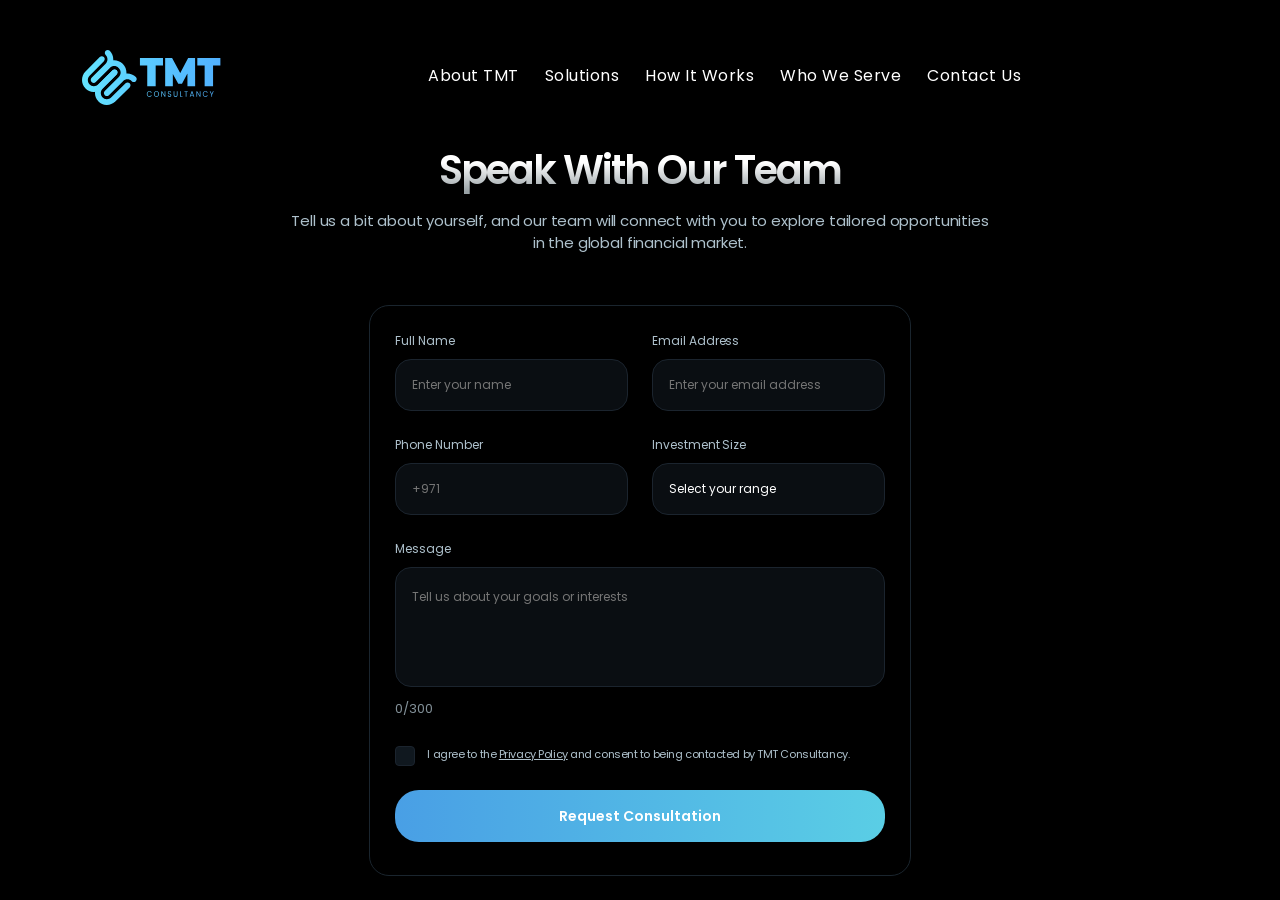
<file: contact-us.html>
<!DOCTYPE html>
<html lang="en">

<head>
    <!-- Meta -->
    <meta charset="utf-8">
    <meta http-equiv="X-UA-Compatible" content="IE=edge">
    <meta name="viewport" content="width=device-width, initial-scale=1, shrink-to-fit=no">
    <!-- The above 3 meta tags *must* come first in the head; any other head content must come *after* these tags -->
    <meta name="description" content="TMT Consultancy - Cryptocurrency">
    <meta name="keywords"
        content="bitcoin, bitcoin landing, blockchain, cryptocurrency, Cryptocurrency advisor, ICO Agency, ICO Consulting, ico landing, ico template, ico token, ico website">
    <!-- SITE TITLE -->
    <title>TMT Consultancy - Cryptocurrency</title>
    <link rel="icon" type="image/png" href="./assets/img/logo-icon.png">
    <!-- Latest Bootstrap min CSS -->
    <link rel="stylesheet" href="assets/bootstrap/css/bootstrap.min.css">
    <!-- Google Font -->
    <link href="https://fonts.googleapis.com/css?family=Quicksand:300,400,500,600,700&display=swap&subset=latin-ext"
        rel="stylesheet">
    <link rel="preconnect" href="https://fonts.googleapis.com">
    <link rel="preconnect" href="https://fonts.gstatic.com" crossorigin>
    <link href="https://fonts.googleapis.com/css2?family=Poppins:wght@400;500;600;700&display=swap" rel="stylesheet">
    <!-- Font Awesome CSS -->
    <link rel="stylesheet" href="assets/fonts/font-awesome.min.css">
    <link rel="stylesheet" href="assets/fonts/themify-icons.css">
    <link rel="stylesheet" href="assets/css/materialdesignicons-min.css">
    <!--- owl carousel Css-->
    <link rel="stylesheet" href="assets/owlcarousel/css/owl.carousel.css">
    <link rel="stylesheet" href="assets/owlcarousel/css/owl.theme.css">
    <!-- animate CSS -->
    <link rel="stylesheet" href="assets/css/animate.css">
    <!-- MAGNIFIC CSS -->
    <link rel="stylesheet" href="assets/css/magnific-popup.css">
    <!-- Style CSS -->
    <link rel="stylesheet" href="assets/css/style-two.css">
    <!-- HTML5 shim and Respond.js IE8 support of HTML5 elements and media queries -->
    <!-- WARNING: Respond.js doesn't work if you view the page via file:// -->
    <!--[if lt IE 9]>
		  <script src="https://oss.maxcdn.com/html5shiv/3.7.2/html5shiv.min.js"></script>
		  <script src="https://oss.maxcdn.com/respond/1.4.2/respond.min.js"></script>
		<![endif]-->
</head>
<style>
    html,
    body {
        font-family: 'Poppins', -apple-system, BlinkMacSystemFont, 'Segoe UI', Roboto, sans-serif;
    }

    .home_bg {
        background-image: url('./assets/img/hero-bg.png');
        background-repeat: no-repeat;
        background-size: 100% 100%;
    }

    
    /* Mobile version */
    @media (max-width: 768px) {
        .home_bg {
            background-image: url('./assets/img/mob-bg2.png');
            background-size: cover;
            background-position: center;
        }
    }

    .hero-grad {
        background: linear-gradient(to bottom, #ffff 0%, #dfe4e7 23%, #98a1a5 100%);
        -webkit-background-clip: text;
        -webkit-text-fill-color: transparent;
        padding: 0px 0px;
        display: block;
    }

    .btn_tmt {
        display: inline-block;
        position: relative;
        text-transform: capitalize;
        background: inherit;
        padding: 10px 36px;
        color: #fff;
        border: 1px solid #6CAEBD;
        border-radius: 24px;
        font-size: 16px;
        transition: 0.3s;
        font-family: poppins;
        font-weight: 500;
    }

    .btn_tmt:hover {
        background: #000;
        transform: translateY(-2px);
    }

    .navbar .navbar-nav .nav-link {
        color: #fff;
        /* default color */
        transition: color 0.3s ease;
    }

    .navbar .navbar-nav .nav-link:hover {
        color: #499FE5 !important;
    }

    #home {
        display: flex;
        align-items: center;
        /* vertical center */
    }

    .btn-inner-glow {
        font-family: 'Poppins', sans-serif;
        display: inline-flex;
        align-items: center;
        gap: 10px;
        margin-top: 200px;
        padding: 10px 28px;
        border-radius: 999px;
        font-size: 16px;
        color: #fff;
        background: #000;
        border: 1px solid rgba(14, 229, 248, 0.6);
        position: relative;
        cursor: pointer;

        /* INNER GLOW */
        box-shadow:
            inset 0 0 10px rgba(14, 229, 248, 0.6),
            inset 0 0 20px rgba(14, 229, 248, 0.3);

        backdrop-filter: blur(6px);
        transition: all 0.3s ease;
    }


    /* Soft inner highlight (top shine) */
    .btn-inner-glow::before {
        content: "";
        position: absolute;
        inset: 0;
        border-radius: 999px;
        background: linear-gradient(180deg,
                rgba(14, 229, 248, 0.25) 0%,
                transparent 70%);
        opacity: 0.6;
        pointer-events: none;
    }

    /* Icon */
    .btn-inner-glow .icon {
        color: #0EE5F8;
    }

    /* Hover = stronger inner glow */
    .btn-inner-glow:hover {
        box-shadow:
            inset 0 2px 8px rgba(14, 229, 248, 0.7),
            inset 0 -2px 8px rgba(14, 229, 248, 0.4);
    }

    .hero-text p {
        margin: 0 auto;
        /* centers the block */
        text-align: center;
        /* centers the text */
    }

    .about_p {
        color: #fff;
        font-family: Poppins;
        font-weight: 400;
        font-size: 20px;
        leading-trim: NONE;
        line-height: 140%;
        letter-spacing: 0px;
        text-align: center;
        vertical-align: middle;
        margin-top: 25px;
        margin-bottom: 35px;
    }
</style>

<body data-spy="scroll" data-offset="80">
    <!-- particles -->
    <!-- <div id="particles-js"></div>	 -->

    <!-- START PRELOADER -->
    <div class="preloader">
        <div class="spinner">
            <div class="double-bounce1"></div>
            <div class="double-bounce2"></div>
        </div>
    </div>
    <!-- END PRELOADER -->

    <div class="contact-us-body">
        <!-- START NAVBAR -->
        <nav id="navbar" class="navbar navbar-expand-lg fixed-top navbar-custom navbar-light sticky nav-bar-contact">
            <div class="container d-flex align-items-center justify-content-between">

                <!-- Logo (Left) -->
                <a class="navbar-brand" href="index.html">
                    <img src="assets/img/tmt-logo.svg" alt="TMT Consultancy">
                </a>

                <!-- Mobile Toggle -->
                <button class="navbar-toggler" type="button" data-bs-toggle="collapse" data-bs-target="#navbarCollapse">
                    <span class="mdi mdi-menu"></span>
                </button>

                <!-- Center Menu + Right Button -->
                <div class="collapse navbar-collapse justify-content-between" id="navbarCollapse">

                    <!-- Empty div (helps center alignment) -->
                    <div class="d-none d-lg-block"></div>

                    <!-- Menu (Center) -->
                    <ul class="navbar-nav mx-auto">
                        <li class="nav-item"><a class="nav-link" href="about-us.html">About TMT</a></li>
                        <li class="nav-item"><a class="nav-link" href="#solutions">Solutions</a></li>
                        <li class="nav-item"><a class="nav-link" href="#how-it-works">How it works</a></li>
                        <li class="nav-item"><a class="nav-link" href="#who-we-serve">Who we serve</a></li>
                        <li class="nav-item"><a class="nav-link" href="contact-us.html">Contact Us</a></li>
                    </ul>


                </div>
            </div>
        </nav>
        <!-- END NAVBAR -->
        <!-- START CONTENT -->
        <section id="contact-us" class="contact-bg">
            <div class="form-content-wrapper">
                <div class="form-header">
                    <h2 class="contact-us-title" style="font-size: 40;">Speak With Our Team
                    </h2>
                    <p>Tell us a bit about yourself, and our team will connect with you to explore tailored
                        opportunities in the global financial market.</p>
                </div>
                <div class="contact-form">
                    <form class="form" name="enq" method="post" action="contact-us.php" onsubmit="return validation();">
                        <!-- Row 1 -->
                        <div class="form-row">
                            <div class="form-group">
                                <label>Full Name</label>
                                <input type="text" name="name" id="name" placeholder="Enter your name">
                            </div>

                            <div class="form-group">
                                <label>Email Address</label>
                                <input type="email" name="email" id="email" placeholder="Enter your email address">
                            </div>
                        </div>

                        <!-- Row 2 -->
                        <div class="form-row">
                            <div class="form-group">
                                <label>Phone Number</label>
                                <input type="tel" placeholder="+971" name="phone" id="phone"
                                    oninput="this.value=this.value.replace(/[^0-9+\-\s()]/g,'')">
                            </div>

                            <div class="form-group">
                                <label for="investment_size">Investment Size</label>

                                <select id="investment_size" name="investment_size">
                                    <option value="" selected disabled>Select your range</option>
                                    <option value="under_10000">Under $10,000</option>
                                    <option value="10000_50000">$10,000 - $50,000</option>
                                    <option value="50000_100000">$50,000 - $100,000</option>
                                    <option value="100000_250000">$100,000 - $250,000</option>
                                    <option value="250000_500000">$250,000 - $500,000</option>
                                    <option value="500000_plus">$500,000+</option>
                                </select>
                            </div>
                        </div>

                        <!-- Row 3 -->
                        <div class="form-group full-width">
                            <label for="message">Message</label>
                            <textarea id="message" name="message" placeholder="Tell us about your goals or interests"
                                name="message"></textarea>
                            <span class="word-count" style="font-size: 13px; color: #839199;">0/300</span>
                        </div>


                        <!-- Row 4 -->
                        <div class="form-row full-width">
                            <label class="checkbox-row">
                                <input type="checkbox" id="agree" name="agree">

                                <span>
                                    I agree to the
                                    <a href="#">Privacy Policy</a>
                                    and consent to being contacted by TMT Consultancy.
                                </span>
                            </label>
                        </div>
                        <!-- Row 5 -->
                        <div class="form-group full-width">
                            <button type="submit" name="submit" class="submit-btn">
                                Request Consultation
                            </button>
                        </div>
                    </form>
                </div>
            </div>
        </section>
    </div>

    <!-- END CONTENT -->
    <!-- Latest jQuery -->
    <script src="assets/js/jquery-1.12.4.min.js"></script>
    <!-- Latest compiled and minified Bootstrap -->
    <script src="assets/bootstrap/js/bootstrap.min.js"></script>
    <!-- modernizer JS -->
    <script src="assets/js/modernizr-2.8.3.min.js"></script>
    <!-- owl-carousel min js  -->
    <script src="assets/owlcarousel/js/owl.carousel.min.js"></script>

    <!-- magnific-popup js -->
    <script src="assets/js/jquery.magnific-popup.min.js"></script>
    <!-- jquery counterup -->
    <script src="assets/js/jquery.counterup.min.js"></script>
    <script src="assets/js/countdown.js"></script>
    <!-- particles -->
    <script src="assets/js/particles.min.js"></script>
    <script src="assets/js/app.js"></script>
    <!-- WOW - Reveal Animations When You Scroll -->
    <script src="assets/js/wow.min.js"></script>
    <!-- scrolltopcontrol js -->
    <script src="assets/js/scrolltopcontrol.js"></script>
    <!-- scripts js -->
    <script src="assets/js/scripts.js"></script>
</body>

</html>
</file>
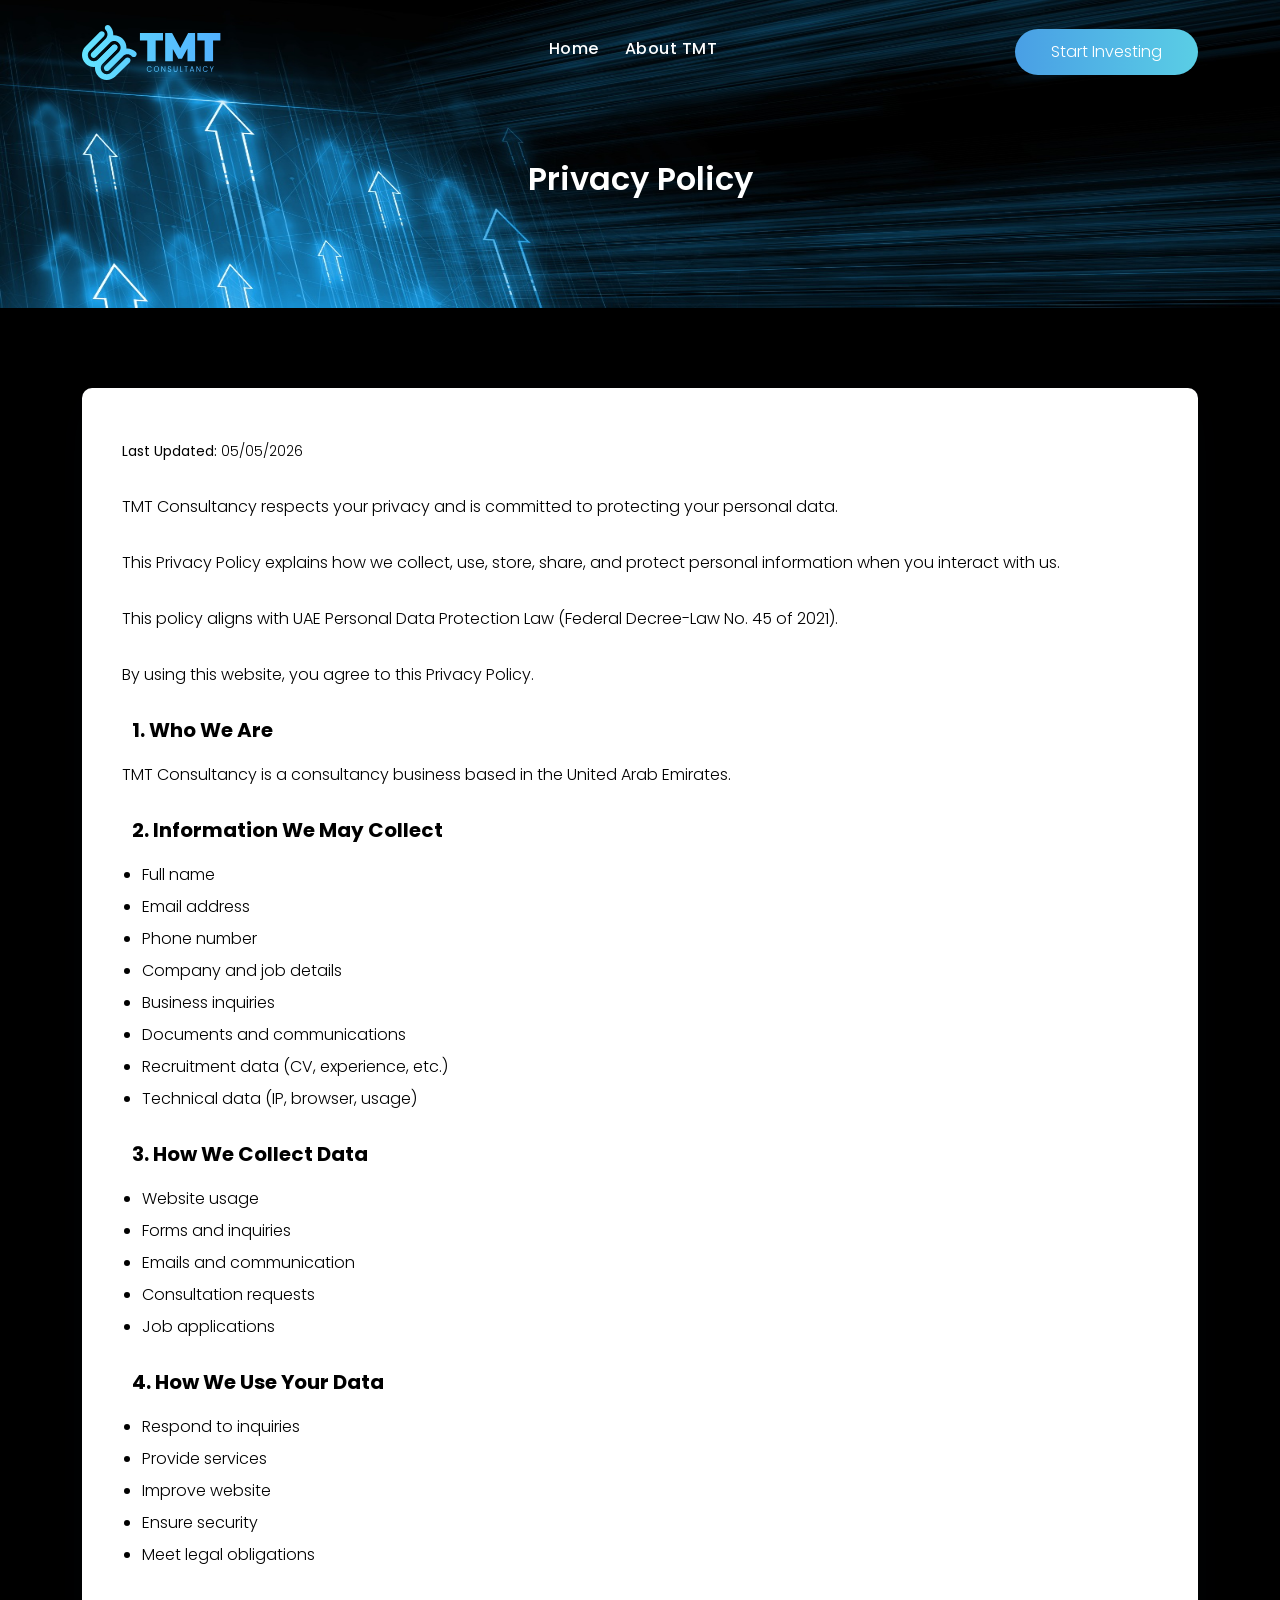
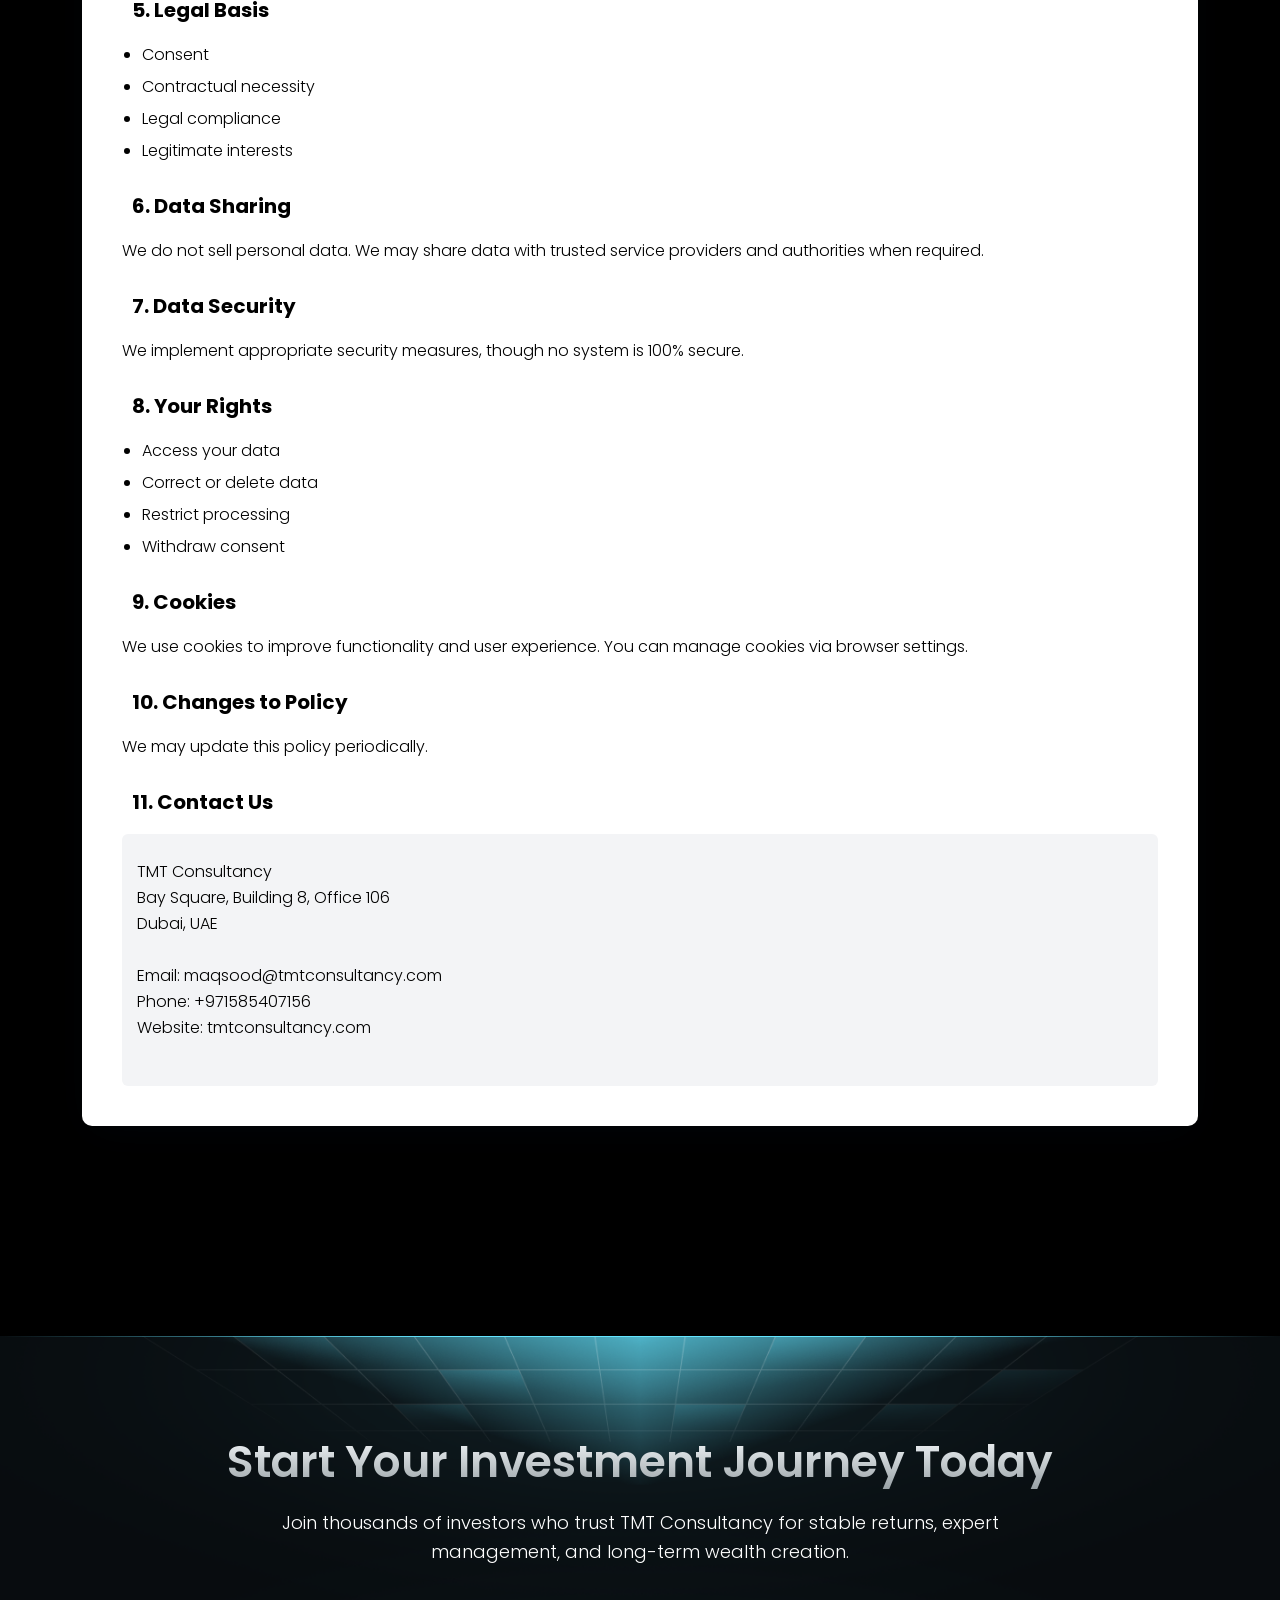
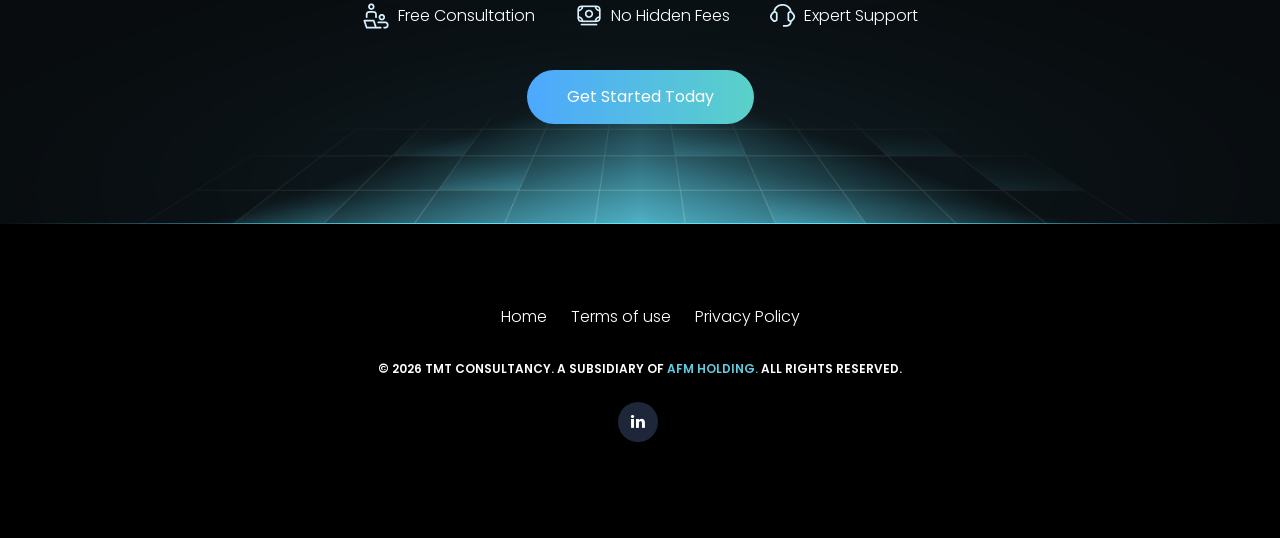
<file: privacy-policy.html>
<!DOCTYPE html>
<html lang="en">

<head>
	<!-- Meta -->
	<meta charset="utf-8">
	<meta http-equiv="X-UA-Compatible" content="IE=edge">
	<meta name="viewport" content="width=device-width, initial-scale=1, shrink-to-fit=no">
	<!-- The above 3 meta tags *must* come first in the head; any other head content must come *after* these tags -->
	<meta name="description" content="TMT Consultancy">
	<meta name="keywords" content="bitcoin, bitcoin landing, blockchain, cryptocurrency, Cryptocurrency advisor">
	<!-- SITE TITLE -->
	<title>TMT Consultancy</title>
	<link rel="icon" type="image/png" href="./assets/img/logo-icon.png">
	<!-- Latest Bootstrap min CSS -->
	<link rel="stylesheet" href="assets/bootstrap/css/bootstrap.min.css">
	<!-- Google Font -->
	<link href="https://fonts.googleapis.com/css2?family=Roboto+Slab:wght@200;300;400;500;600;700;800;900&display=swap"
		rel="stylesheet">
	<link rel="stylesheet" href="https://fonts.googleapis.com/css?family=Poppins:300,400,500,600,700,800">
	<!-- Font Awesome CSS -->
	<link rel="stylesheet" href="assets/fonts/font-awesome.min.css">
	<link rel="stylesheet" href="assets/fonts/themify-icons.css">
	<link rel="stylesheet" href="assets/css/materialdesignicons-min.css">
	<!--- owl carousel Css-->
	<link rel="stylesheet" href="assets/owlcarousel/css/owl.carousel.css">
	<link rel="stylesheet" href="assets/owlcarousel/css/owl.theme.css">
	<!-- animate CSS -->
	<link rel="stylesheet" href="assets/css/animate.css">
	<!-- MAGNIFIC CSS -->
	<link rel="stylesheet" href="assets/css/magnific-popup.css">
	<!-- Style CSS -->
	<link rel="stylesheet" href="assets/css/style.css">
	<!-- HTML5 shim and Respond.js IE8 support of HTML5 elements and media queries -->
	<!-- WARNING: Respond.js doesn't work if you view the page via file:// -->
	<!--[if lt IE 9]>
		  <script src="https://oss.maxcdn.com/html5shiv/3.7.2/html5shiv.min.js"></script>
		  <script src="https://oss.maxcdn.com/respond/1.4.2/respond.min.js"></script>
		<![endif]-->
</head>

<style>
	html,
	body {
		font-family: 'Poppins', -apple-system, BlinkMacSystemFont, 'Segoe UI', Roboto, sans-serif;
	}

	.btn_tmt {
		background: linear-gradient(270deg, #5ACEE5 0%, #499FE5 100%);
		padding: 10px 36px;
		color: #fff;
		border-radius: 30px;
		font-size: 16px;
		display: inline-block;
		position: relative;
		text-transform: capitalize;
		transition: 0.3s;
	}

	.btn_tmt:hover {
		border: 2px solid #fff;
		background: #000;
		transform: translateY(-2px);
	}

	.single_address p {
		overflow: hidden;
		color: #fff;
	}

	h1,
	h2 {
		color: #000;
	}

	h1 {
		font-size: 32px;
		margin-bottom: 10px;
	}

	h2 {
		margin-top: 30px;
		font-size: 20px;
		padding-left: 10px;
		color: #000;
	}

	p {
		margin: 10px 0;
		color: #000;
	}

	ul {
		padding-left: 20px;
	}

	li {
		margin-bottom: 6px;
		color: #000;
	}

	a {
		color: #000;
		text-decoration: none;
	}

	a:hover {
		text-decoration: underline;
		color: #000;
	}

	.last-updated {
		font-size: 14px;
		color: #000;
		margin-bottom: 20px;
	}

	.contact-box {
		background: #f3f4f6;
		padding: 15px;
		border-radius: 6px;
		margin-top: 10px;
		color: #000;
	}

	h1,
	h2,
	h3,
	h4,
	h5,
	h6 {
		color: #000;
	}
</style>

<body data-spy="scroll" data-offset="80">

	<!-- particles -->
	<!-- <div id="particles-js"></div>	 -->

	<!-- START PRELOADER -->
	<div class="preloader">
		<div class="spinner">
			<div class="double-bounce1"></div>
			<div class="double-bounce2"></div>
		</div>
	</div>
	<!-- END PRELOADER -->

	<!-- START NAVBAR -->
	<nav id="navbar" class="navbar navbar-expand-lg fixed-top navbar-custom navbar-light sticky">
		<div class="container">
			<a class="navbar-brand" href="index.html"><img src="./assets/img/tmt-logo.svg" alt=""></a>
			<button class="navbar-toggler" type="button" data-bs-toggle="collapse" data-bs-target="#navbarCollapse"
				aria-controls="navbarCollapse" aria-expanded="false" aria-label="Toggle navigation">
				<span class="mdi mdi-menu"></span>
			</button><!--end button-->
			<div class="collapse navbar-collapse" id="navbarCollapse">
				<ul class="navbar-nav mx-auto">
					<li class="nav-item"><a class="nav-link" href="index.html">Home</a></li>
					<li class="nav-item"><a class="nav-link" href="about-us.html">About TMT</a></li>
					<!-- <li class="nav-item"><a class="nav-link" href="index.html#solutions">Solutions</a></li>
					<li class="nav-item"><a class="nav-link" href="index-html#how-it-works">How it works</a></li>
					<li class="nav-item"><a class="nav-link" href="index.html#who-we-serve">Who we serve</a></li>
					<li class="nav-item"><a class="nav-link" href="index.html#contact">Contact Us</a></li> -->
				</ul>

				<!-- Button (Right) -->
				<div class="d-flex">
					<a href="#contact" class="btn_tmt">Start Investing</a>
				</div>
			</div><!--END COLLAPSE-->
		</div><!-- END CONTAINER -->
	</nav>
	<!-- END NAVBAR -->

	<!-- START  HOME DESIGN -->
	<section class="section-top"
		style="background-image: url('./assets/img/docs-bg.jpeg'); background-size: 100% 100%;">
		<div class="container">
			<div class="offset-lg-1 col-lg-10 col-xs-12 text-center">
				<div class="section-top-title">
					<h1>Privacy Policy</h1>
				</div><!-- //.HERO-TEXT -->
			</div><!--- END COL -->
		</div><!--- END CONTAINER -->
	</section>
	<!-- END  HOME DESIGN -->

	<!-- START BLOG -->
	<section class="blog-page section-padding">
		<div class="container">
			<div class="row">
				<div class="col-lg-12 col-sm-12 col-xs-12">
					<div class="post-slide-blog">
						<p class="last-updated"><strong>Last Updated:</strong> 05/05/2026</p>

						<p>TMT Consultancy respects your privacy and is committed to protecting your personal data.</p>

						<p>This Privacy Policy explains how we collect, use, store, share, and protect personal
							information when you interact with us.</p>

						<p>This policy aligns with UAE Personal Data Protection Law (Federal Decree-Law No. 45 of 2021).
						</p>

						<p>By using this website, you agree to this Privacy Policy.</p>

						<h2>1. Who We Are</h2>
						<p>TMT Consultancy is a consultancy business based in the United Arab Emirates.</p>

						<h2>2. Information We May Collect</h2>
						<ul>
							<li>Full name</li>
							<li>Email address</li>
							<li>Phone number</li>
							<li>Company and job details</li>
							<li>Business inquiries</li>
							<li>Documents and communications</li>
							<li>Recruitment data (CV, experience, etc.)</li>
							<li>Technical data (IP, browser, usage)</li>
						</ul>

						<h2>3. How We Collect Data</h2>
						<ul>
							<li>Website usage</li>
							<li>Forms and inquiries</li>
							<li>Emails and communication</li>
							<li>Consultation requests</li>
							<li>Job applications</li>
						</ul>

						<h2>4. How We Use Your Data</h2>
						<ul>
							<li>Respond to inquiries</li>
							<li>Provide services</li>
							<li>Improve website</li>
							<li>Ensure security</li>
							<li>Meet legal obligations</li>
						</ul>

						<h2>5. Legal Basis</h2>
						<ul>
							<li>Consent</li>
							<li>Contractual necessity</li>
							<li>Legal compliance</li>
							<li>Legitimate interests</li>
						</ul>

						<h2>6. Data Sharing</h2>
						<p>We do not sell personal data. We may share data with trusted service providers and
							authorities when required.</p>

						<h2>7. Data Security</h2>
						<p>We implement appropriate security measures, though no system is 100% secure.</p>

						<h2>8. Your Rights</h2>
						<ul>
							<li>Access your data</li>
							<li>Correct or delete data</li>
							<li>Restrict processing</li>
							<li>Withdraw consent</li>
						</ul>

						<h2>9. Cookies</h2>
						<p>We use cookies to improve functionality and user experience. You can manage cookies via
							browser settings.</p>

						<h2>10. Changes to Policy</h2>
						<p>We may update this policy periodically.</p>

						<h2>11. Contact Us</h2>

						<div class="contact-box">
							<p>
								TMT Consultancy<br>
								Bay Square, Building 8, Office 106<br>
								Dubai, UAE<br><br>

								Email: <a href="mailto:maqsood@tmtconsultancy.com">maqsood@tmtconsultancy.com</a><br>
								Phone: <a href="tel:+971585407156">+971585407156</a><br>
								Website: <a href="https://tmtconsultancy.com/" target="_blank">tmtconsultancy.com</a>
							</p>
						</div>
					</div><!-- END COL-->

				</div><!-- END ROW-->
			</div><!-- END CONTAINER-->
	</section>
	<!-- END BLOG -->


	<!-- START PROMOTION -->
	<section class="tmt_hero"
		style="background-image: url('assets/img/bg/cta-bg.png'); background-size: 100% 100%; margin-top: 100px;">
		<div class="tmt_col tmt_side"></div>
		<div class="tmt_col tmt_center">
			<div class="tmt_container">
				<h1 class="tmt_title">Start Your Investment Journey Today</h1>

				<p class="tmt_subtitle">
					Join thousands of investors who trust TMT Consultancy for stable returns,
					expert management, and long-term wealth creation.
				</p>

				<div class="tmt_features">
					<div class="tmt_feature"><img src="assets/img/mentoring.png" alt=""> Free Consultation</div>
					<div class="tmt_feature"><img src="assets/img/cash.png" alt=""> No Hidden Fees</div>
					<div class="tmt_feature"><img src="assets/img/support.png" alt=""> Expert Support</div>
				</div>

				<a href="#contact"> <button class="tmt_cta">Get Started Today</button></a>
			</div>
		</div>

		<div class="tmt_col tmt_side"></div>

	</section>
	<!-- END PROMOTION -->

	<!-- <div class="map">
		<iframe
			src="https://www.google.com/maps/embed?pb=!1m18!1m12!1m3!1d3023.957183635167!2d-74.00402768559431!3d40.71895904512855!2m3!1f0!2f0!3f0!3m2!1i1024!2i768!4f13.1!3m3!1m2!1s0x89c2598a1316e7a7%3A0x47bb20eb6074b3f0!2sNew%20Work%20City%20-%20(CLOSED)!5e0!3m2!1sbn!2sbd!4v1600305497356!5m2!1sbn!2sbd"
			style="border:0;" allowfullscreen="" aria-hidden="false" tabindex="0"></iframe>
	</div> -->

	<!-- START FOOTER -->
	<div class="footer">
		<div class="container">
			<div class="row text-center">
				<div class="col-lg-12 col-sm-12 col-xs-12">
					<div class="footer_menu">
						<ul>
							<li><a href="index.html">Home</a></li>
							<li><a href="terms-and-conditions.html">Terms of use</a></li>
							<li><a href="privacy-policy.html">Privacy Policy</a></li>
						</ul>
					</div>
					<div class="footer_copyright">
						<p style="color: #fff;">&copy; 2026 TMT COnsultancy. A subsidiary OF <a
								href="https://afmholding.org/" target="_blank" style="color: #5ACEE5;">AFM HOLDING.</a>
							All Rights Reserved.</p>
					</div>
					<div class="footer_profile">
						<ul>
							<li><a href="https://www.linkedin.com/company/tmt-consultancy/" target="_blank"><i
										class="fa fa-linkedin"></i></a></li>
						</ul>
					</div>
				</div><!--- END COL -->
			</div><!--- END ROW -->
		</div><!--- END CONTAINER -->
	</div>
	<!-- END FOOTER -->

	<!-- Latest jQuery -->
	<script src="assets/js/jquery-1.12.4.min.js"></script>
	<!-- Latest compiled and minified Bootstrap -->
	<script src="assets/bootstrap/js/bootstrap.min.js"></script>
	<!-- modernizer JS -->
	<script src="assets/js/modernizr-2.8.3.min.js"></script>
	<!-- owl-carousel min js  -->
	<script src="assets/owlcarousel/js/owl.carousel.min.js"></script>
	<!-- jquery.smooth-scroll -->
	<script src="assets/js/smooth-scroll.js"></script>
	<!-- magnific-popup js -->
	<script src="assets/js/jquery.magnific-popup.min.js"></script>
	<!-- jquery counterup -->
	<script src="assets/js/jquery.counterup.min.js"></script>
	<script src="assets/js/countdown.js"></script>
	<!-- particles -->
	<script src="assets/js/particles.min.js"></script>
	<script src="assets/js/app.js"></script>
	<!-- WOW - Reveal Animations When You Scroll -->
	<script src="assets/js/wow.min.js"></script>
	<!-- scrolltopcontrol js -->
	<script src="assets/js/scrolltopcontrol.js"></script>
	<!-- scripts js -->
	<script src="assets/js/scripts.js"></script>
</body>

</html>
</file>
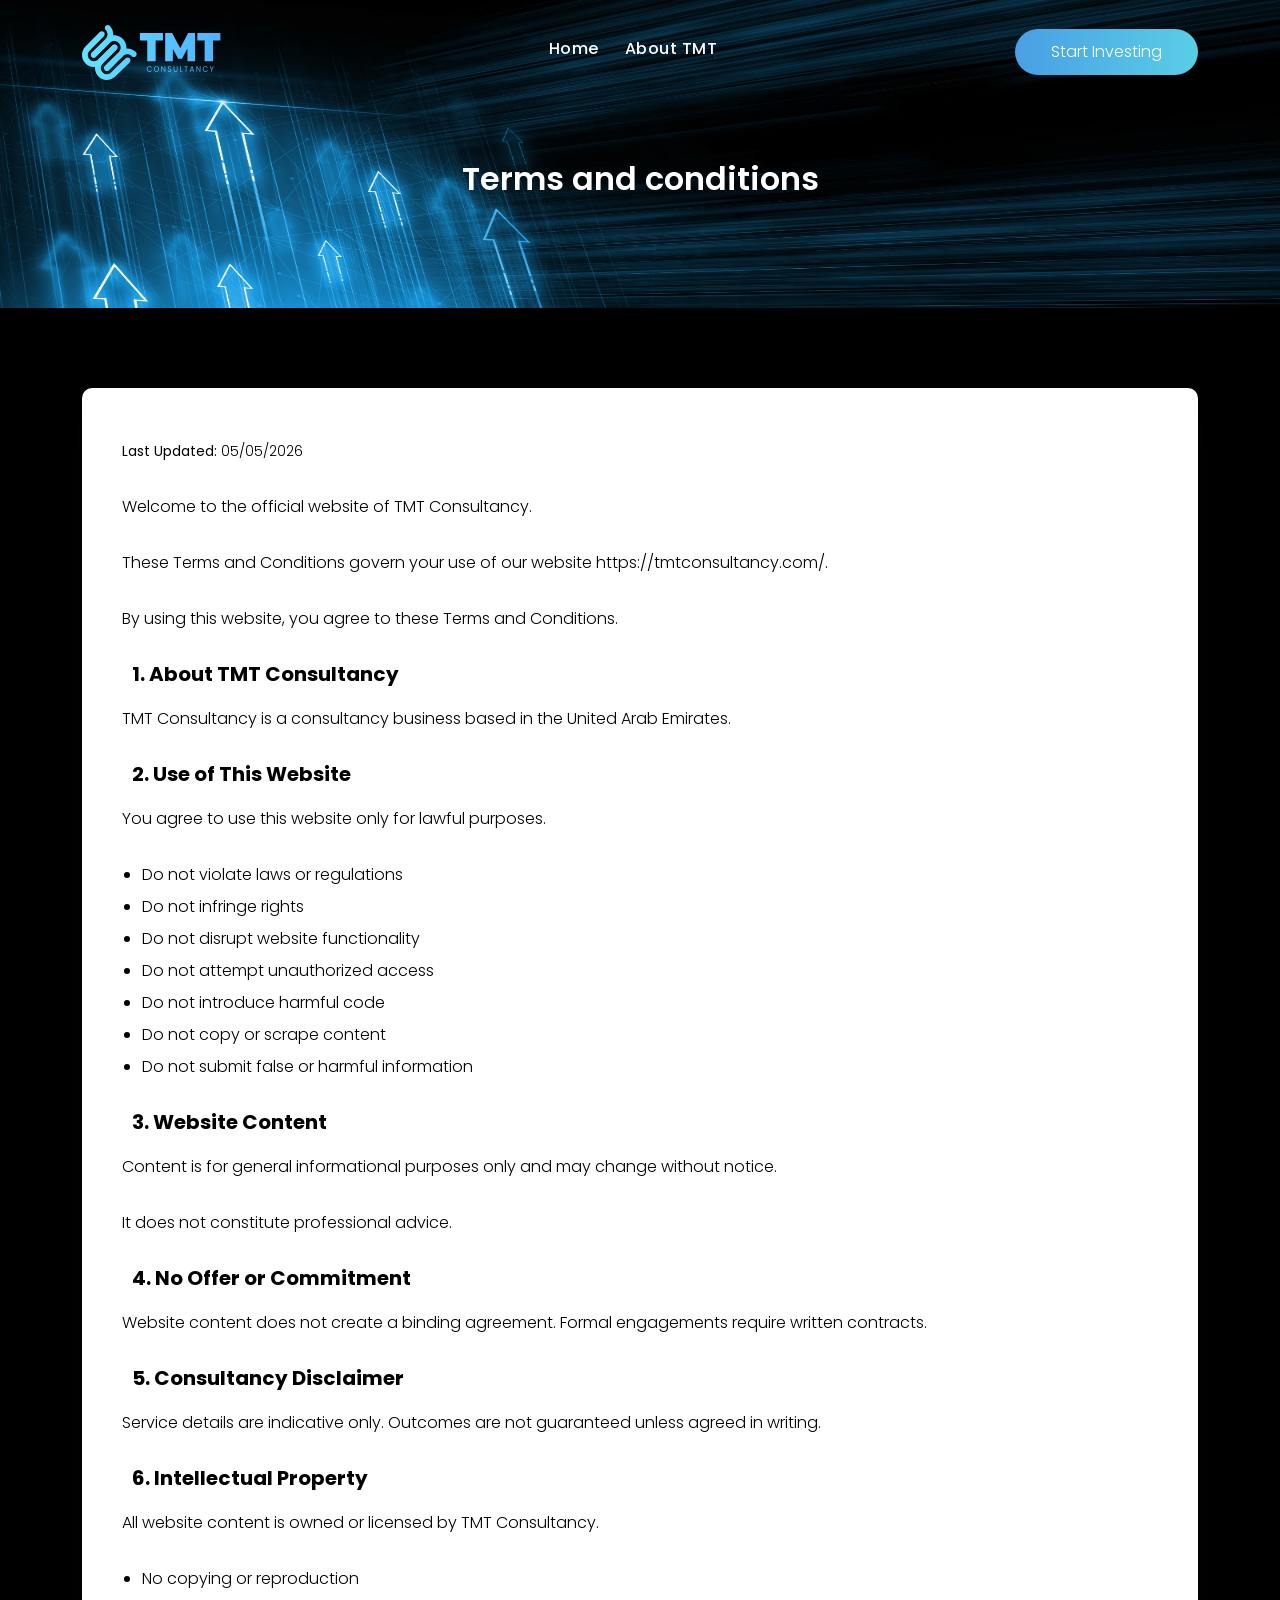
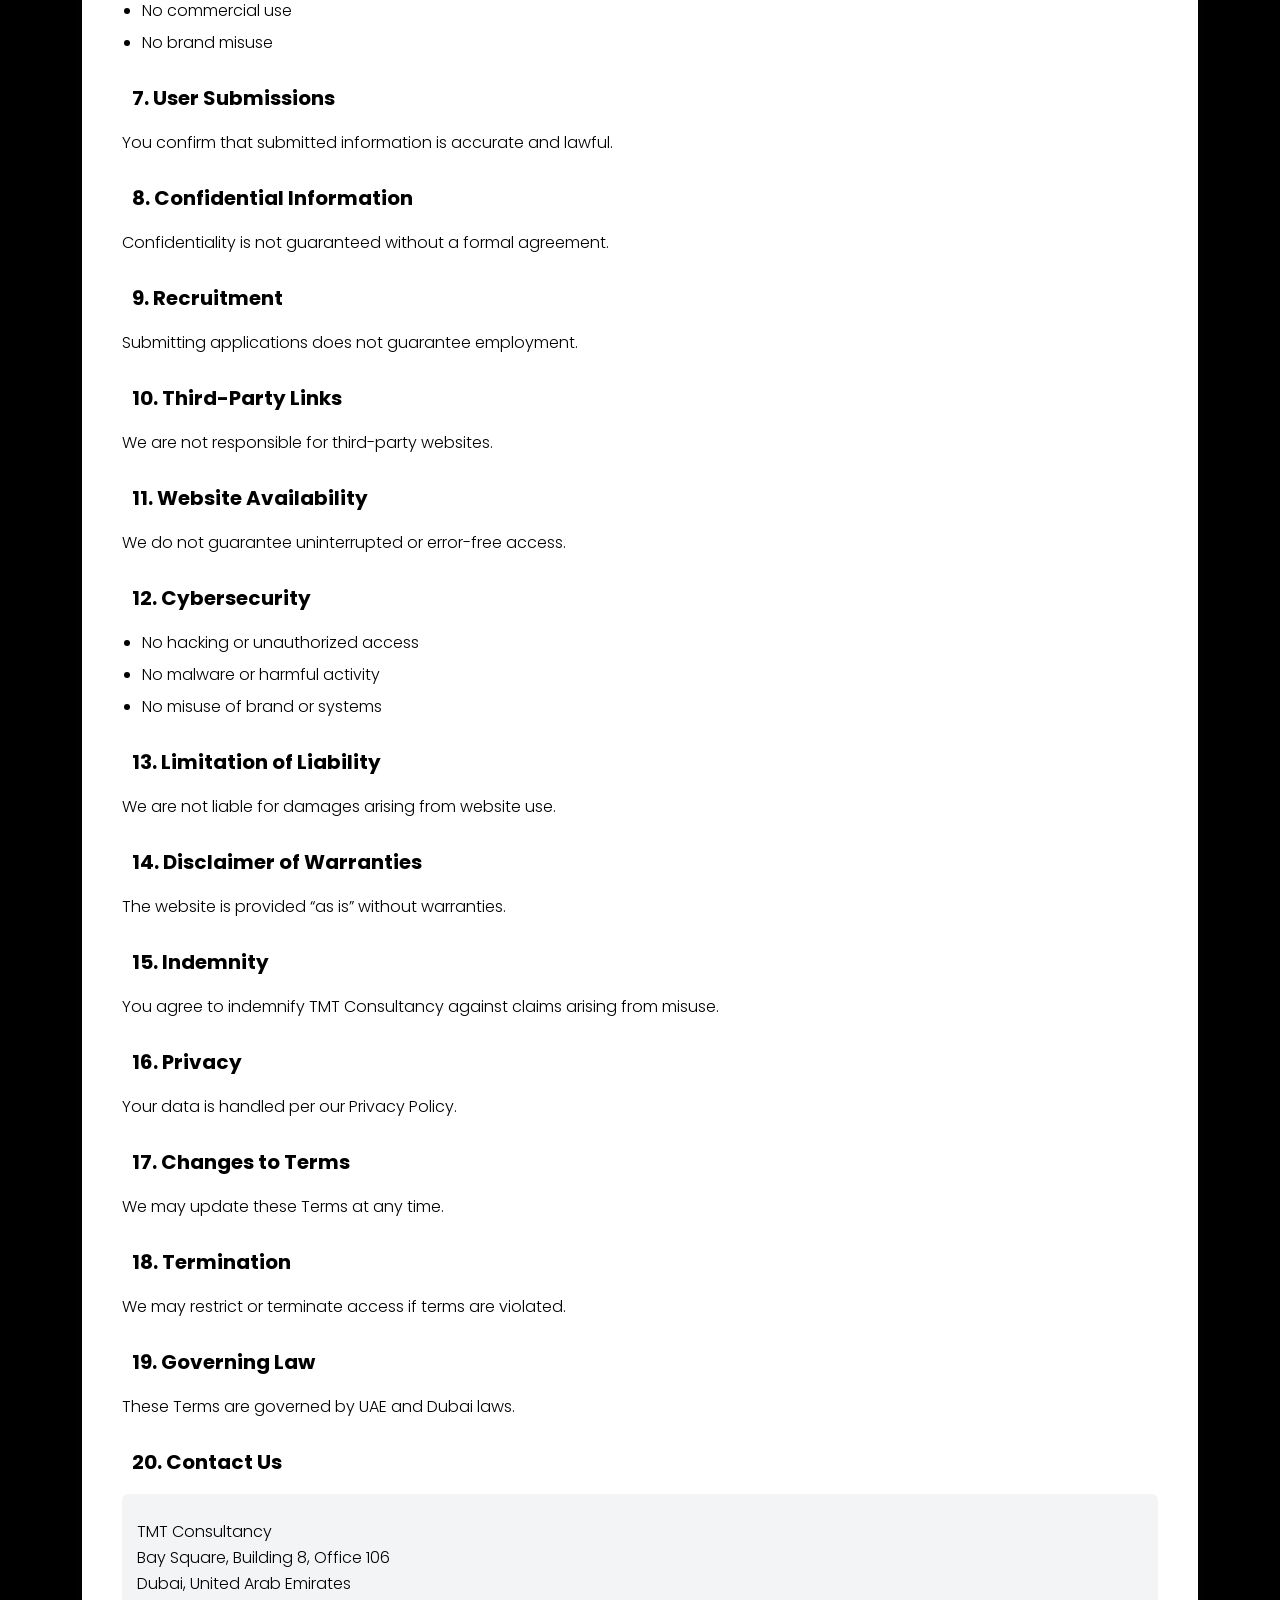
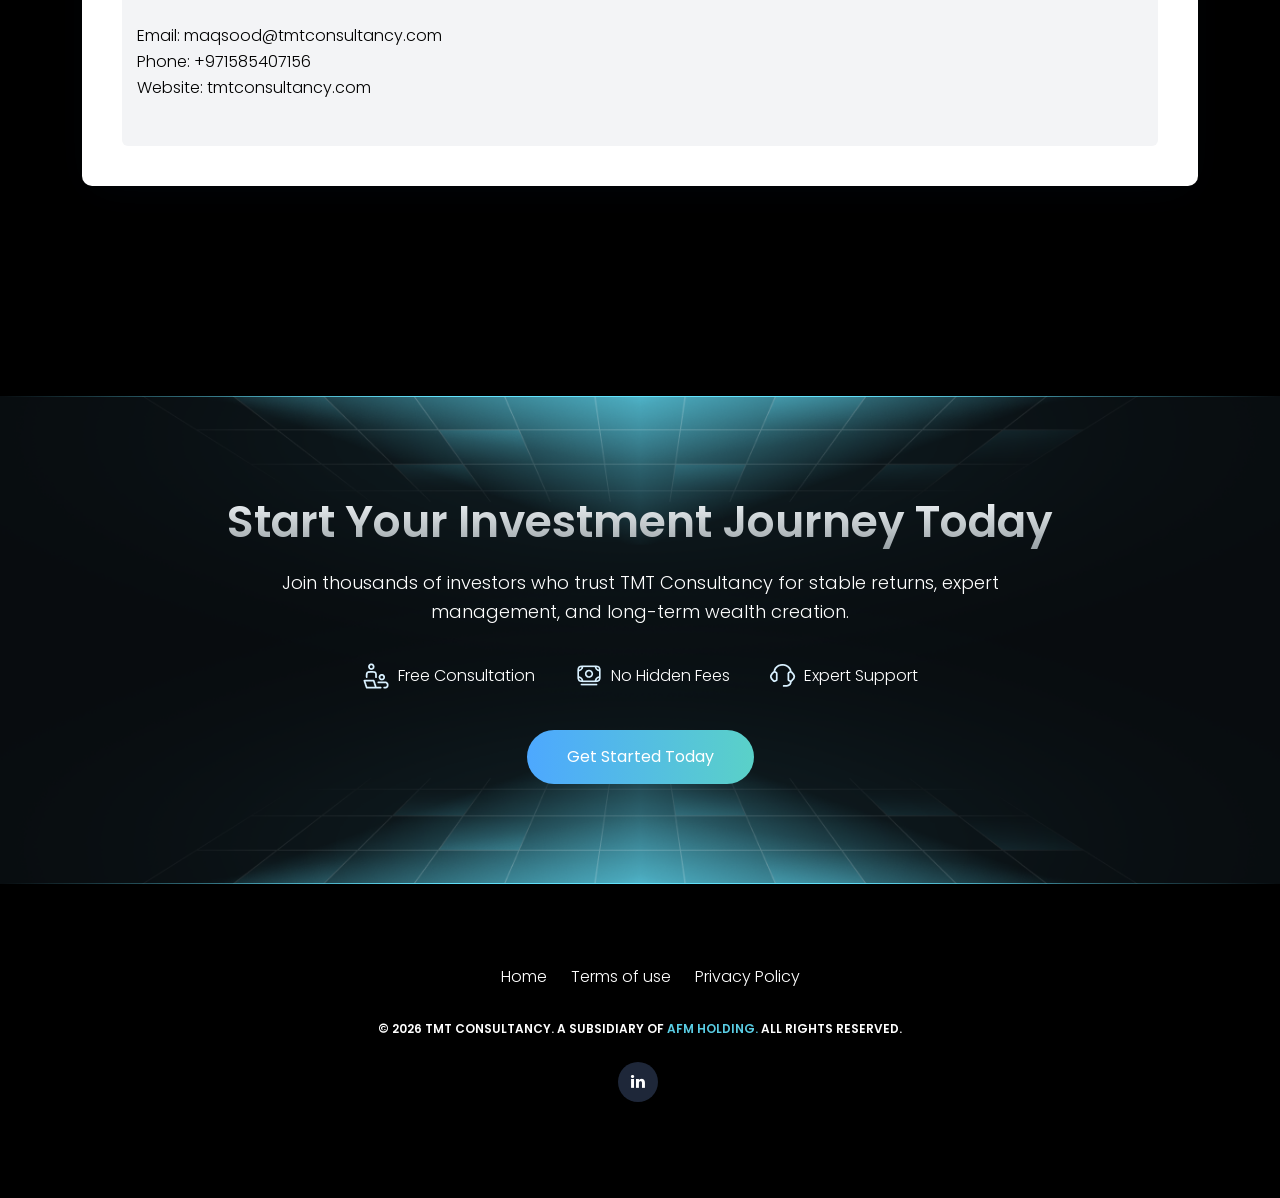
<file: terms-and-conditions.html>
<!DOCTYPE html>
<html lang="en">

<head>
    <!-- Meta -->
    <meta charset="utf-8">
    <meta http-equiv="X-UA-Compatible" content="IE=edge">
    <meta name="viewport" content="width=device-width, initial-scale=1, shrink-to-fit=no">
    <!-- The above 3 meta tags *must* come first in the head; any other head content must come *after* these tags -->
    <meta name="description" content="Crptiam - Cryptocurrency ICO Landing Page HTML Template">
    <meta name="keywords"
        content="bitcoin, bitcoin landing, blockchain, cryptocurrency, Cryptocurrency advisor, ICO Agency, ICO Consulting, ico landing, ico template, ico token, ico website">
    <!-- SITE TITLE -->
    <title>TMT Consultancy</title>
    <link rel="icon" type="image/png" href="./assets/img/logo-icon.png">
    <!-- Latest Bootstrap min CSS -->
    <link rel="stylesheet" href="assets/bootstrap/css/bootstrap.min.css">
    <!-- Google Font -->
    <link href="https://fonts.googleapis.com/css2?family=Roboto+Slab:wght@200;300;400;500;600;700;800;900&display=swap"
        rel="stylesheet">
    <link rel="stylesheet" href="https://fonts.googleapis.com/css?family=Poppins:300,400,500,600,700,800">
    <!-- Font Awesome CSS -->
    <link rel="stylesheet" href="assets/fonts/font-awesome.min.css">
    <link rel="stylesheet" href="assets/fonts/themify-icons.css">
    <link rel="stylesheet" href="assets/css/materialdesignicons-min.css">
    <!--- owl carousel Css-->
    <link rel="stylesheet" href="assets/owlcarousel/css/owl.carousel.css">
    <link rel="stylesheet" href="assets/owlcarousel/css/owl.theme.css">
    <!-- animate CSS -->
    <link rel="stylesheet" href="assets/css/animate.css">
    <!-- MAGNIFIC CSS -->
    <link rel="stylesheet" href="assets/css/magnific-popup.css">
    <!-- Style CSS -->
    <link rel="stylesheet" href="assets/css/style.css">
    <!-- HTML5 shim and Respond.js IE8 support of HTML5 elements and media queries -->
    <!-- WARNING: Respond.js doesn't work if you view the page via file:// -->
    <!--[if lt IE 9]>
		  <script src="https://oss.maxcdn.com/html5shiv/3.7.2/html5shiv.min.js"></script>
		  <script src="https://oss.maxcdn.com/respond/1.4.2/respond.min.js"></script>
		<![endif]-->
</head>

<style>
    html, body {
  font-family: 'Poppins', -apple-system, BlinkMacSystemFont, 'Segoe UI', Roboto, sans-serif;
}
    .btn_tmt {
        background: linear-gradient(270deg, #5ACEE5 0%, #499FE5 100%);
        padding: 10px 36px;
        color: #fff;
        border-radius: 30px;
        font-size: 16px;
        display: inline-block;
        position: relative;
        text-transform: capitalize;
        transition: 0.3s;
    }

    .btn_tmt:hover {
        border: 2px solid #fff;
        background: #000;
        transform: translateY(-2px);
    }

    .single_address p {
        overflow: hidden;
        color: #fff;
    }

    h1,
    h2 {
        color: #000;
    }

    h1 {
        font-size: 32px;
        margin-bottom: 10px;
    }

    h2 {
        margin-top: 30px;
        font-size: 20px;
        padding-left: 10px;
        color: #000;
    }

    p {
        margin: 10px 0;
        color: #000;
    }

    ul {
        padding-left: 20px;
    }

    li {
        margin-bottom: 6px;
        color: #000;
    }

    a {
        color: #000;
        text-decoration: none;
    }

    a:hover {
        text-decoration: underline;
        color: #000;
    }

    .last-updated {
        font-size: 14px;
        color: #000;
        margin-bottom: 20px;
    }

    .contact-box {
        background: #f3f4f6;
        padding: 15px;
        border-radius: 6px;
        margin-top: 10px;
        color: #000;
    }

    h1,
    h2,
    h3,
    h4,
    h5,
    h6 {
        color: #000;
    }
</style>

<body data-spy="scroll" data-offset="80">

    <!-- particles -->
    <!-- <div id="particles-js"></div>	 -->

    <!-- START PRELOADER -->
    <div class="preloader">
        <div class="spinner">
            <div class="double-bounce1"></div>
            <div class="double-bounce2"></div>
        </div>
    </div>
    <!-- END PRELOADER -->

    <!-- START NAVBAR -->
    <nav id="navbar" class="navbar navbar-expand-lg fixed-top navbar-custom navbar-light sticky">
        <div class="container">
            <a class="navbar-brand" href="index.html"><img src="./assets/img/tmt-logo.svg" alt=""></a>
            <button class="navbar-toggler" type="button" data-bs-toggle="collapse" data-bs-target="#navbarCollapse"
                aria-controls="navbarCollapse" aria-expanded="false" aria-label="Toggle navigation">
                <span class="mdi mdi-menu"></span>
            </button><!--end button-->
            <div class="collapse navbar-collapse" id="navbarCollapse">
               <ul class="navbar-nav mx-auto">
					<li class="nav-item"><a class="nav-link" href="index.html">Home</a></li>
					<li class="nav-item"><a class="nav-link" href="about-us.html">About TMT</a></li>
					<!-- <li class="nav-item"><a class="nav-link" href="index.html#solutions">Solutions</a></li>
					<li class="nav-item"><a class="nav-link" href="index-html#how-it-works">How it works</a></li>
					<li class="nav-item"><a class="nav-link" href="index.html#who-we-serve">Who we serve</a></li>
					<li class="nav-item"><a class="nav-link" href="index.html#contact">Contact Us</a></li> -->
				</ul>

                <!-- Button (Right) -->
                <div class="d-flex">
                    <a href="#contact" class="btn_tmt">Start Investing</a>
                </div>
            </div><!--END COLLAPSE-->
        </div><!-- END CONTAINER -->
    </nav>
    <!-- END NAVBAR -->

    <!-- START  HOME DESIGN -->
    <section class="section-top" style="background-image: url('./assets/img/docs-bg.jpeg'); background-size: 100% 100%;">
        <div class="container">
            <div class="offset-lg-1 col-lg-10 col-xs-12 text-center">
                <div class="section-top-title">
                    <h1>Terms and conditions</h1>
                </div><!-- //.HERO-TEXT -->
            </div><!--- END COL -->
        </div><!--- END CONTAINER -->
    </section>
    <!-- END  HOME DESIGN -->

    <!-- START BLOG -->
    <section class="blog-page section-padding">
        <div class="container">
            <div class="row">
                <div class="col-lg-12 col-sm-12 col-xs-12">
                    <div class="post-slide-blog">
                        <p class="last-updated"><strong>Last Updated:</strong> 05/05/2026</p>

                        <p>Welcome to the official website of TMT Consultancy.</p>
                        <p>These Terms and Conditions govern your use of our website <a
                                href="https://tmtconsultancy.com/" target="_blank">https://tmtconsultancy.com/</a>.</p>

                        <p>By using this website, you agree to these Terms and Conditions.</p>

                        <h2>1. About TMT Consultancy</h2>
                        <p>TMT Consultancy is a consultancy business based in the United Arab Emirates.</p>

                        <h2>2. Use of This Website</h2>
                        <p>You agree to use this website only for lawful purposes.</p>
                        <ul>
                            <li>Do not violate laws or regulations</li>
                            <li>Do not infringe rights</li>
                            <li>Do not disrupt website functionality</li>
                            <li>Do not attempt unauthorized access</li>
                            <li>Do not introduce harmful code</li>
                            <li>Do not copy or scrape content</li>
                            <li>Do not submit false or harmful information</li>
                        </ul>

                        <h2>3. Website Content</h2>
                        <p>Content is for general informational purposes only and may change without notice.</p>
                        <p>It does not constitute professional advice.</p>

                        <h2>4. No Offer or Commitment</h2>
                        <p>Website content does not create a binding agreement. Formal engagements require written
                            contracts.</p>

                        <h2>5. Consultancy Disclaimer</h2>
                        <p>Service details are indicative only. Outcomes are not guaranteed unless agreed in writing.
                        </p>

                        <h2>6. Intellectual Property</h2>
                        <p>All website content is owned or licensed by TMT Consultancy.</p>
                        <ul>
                            <li>No copying or reproduction</li>
                            <li>No commercial use</li>
                            <li>No brand misuse</li>
                        </ul>

                        <h2>7. User Submissions</h2>
                        <p>You confirm that submitted information is accurate and lawful.</p>

                        <h2>8. Confidential Information</h2>
                        <p>Confidentiality is not guaranteed without a formal agreement.</p>

                        <h2>9. Recruitment</h2>
                        <p>Submitting applications does not guarantee employment.</p>

                        <h2>10. Third-Party Links</h2>
                        <p>We are not responsible for third-party websites.</p>

                        <h2>11. Website Availability</h2>
                        <p>We do not guarantee uninterrupted or error-free access.</p>

                        <h2>12. Cybersecurity</h2>
                        <ul>
                            <li>No hacking or unauthorized access</li>
                            <li>No malware or harmful activity</li>
                            <li>No misuse of brand or systems</li>
                        </ul>

                        <h2>13. Limitation of Liability</h2>
                        <p>We are not liable for damages arising from website use.</p>

                        <h2>14. Disclaimer of Warranties</h2>
                        <p>The website is provided “as is” without warranties.</p>

                        <h2>15. Indemnity</h2>
                        <p>You agree to indemnify TMT Consultancy against claims arising from misuse.</p>

                        <h2>16. Privacy</h2>
                        <p>Your data is handled per our Privacy Policy.</p>

                        <h2>17. Changes to Terms</h2>
                        <p>We may update these Terms at any time.</p>

                        <h2>18. Termination</h2>
                        <p>We may restrict or terminate access if terms are violated.</p>

                        <h2>19. Governing Law</h2>
                        <p>These Terms are governed by UAE and Dubai laws.</p>

                        <h2>20. Contact Us</h2>

                        <div class="contact-box">
                            <p>
                                TMT Consultancy<br>
                                Bay Square, Building 8, Office 106<br>
                                Dubai, United Arab Emirates<br><br>

                                Email: <a href="mailto:maqsood@tmtconsultancy.com">maqsood@tmtconsultancy.com</a><br>
                                Phone: <a href="tel:+971585407156">+971585407156</a><br>
                                Website: <a href="https://tmtconsultancy.com/" target="_blank">tmtconsultancy.com</a>
                            </p>
                        </div>
                    </div><!-- END COL-->

                </div><!-- END ROW-->
            </div><!-- END CONTAINER-->
    </section>
    <!-- END BLOG -->


    <!-- START PROMOTION -->
    <section class="tmt_hero"
        style="background-image: url('assets/img/bg/cta-bg.png'); background-size: 100% 100%; margin-top: 100px;">
        <div class="tmt_col tmt_side"></div>
        <div class="tmt_col tmt_center">
            <div class="tmt_container">
                <h1 class="tmt_title">Start Your Investment Journey Today</h1>

                <p class="tmt_subtitle">
                    Join thousands of investors who trust TMT Consultancy for stable returns,
                    expert management, and long-term wealth creation.
                </p>

                <div class="tmt_features">
                    <div class="tmt_feature"><img src="assets/img/mentoring.png" alt=""> Free Consultation</div>
                    <div class="tmt_feature"><img src="assets/img/cash.png" alt=""> No Hidden Fees</div>
                    <div class="tmt_feature"><img src="assets/img/support.png" alt=""> Expert Support</div>
                </div>

                <a href="/contact-us.html"> <button class="tmt_cta">Get Started Today</button></a>
            </div>
        </div>

        <div class="tmt_col tmt_side"></div>

    </section>
    <!-- END PROMOTION -->
    
    <!-- START FOOTER -->
    <div class="footer">
        <div class="container">
            <div class="row text-center">
                <div class="col-lg-12 col-sm-12 col-xs-12">
                    <div class="footer_menu">
                        <ul>
                            <li><a href="index.html">Home</a></li>
                            <li><a href="terms-and-conditions.html">Terms of use</a></li>
                            <li><a href="privacy-policy.html">Privacy Policy</a></li>
                        </ul>
                    </div>
					<div class="footer_copyright">
						<p style="color: #fff;">&copy; 2026 TMT COnsultancy. A subsidiary OF <a href="https://afmholding.org/" target="_blank" style="color: #5ACEE5;">AFM HOLDING.</a>  All Rights Reserved.</p>
					</div>
                    <div class="footer_profile">
                        <ul>
                            <li><a href="https://www.linkedin.com/company/tmt-consultancy/" target="_blank"><i
                                        class="fa fa-linkedin"></i></a></li>
                        </ul>
                    </div>
                </div><!--- END COL -->
            </div><!--- END ROW -->
        </div><!--- END CONTAINER -->
    </div>
    <!-- END FOOTER -->

    <!-- Latest jQuery -->
    <script src="assets/js/jquery-1.12.4.min.js"></script>
    <!-- Latest compiled and minified Bootstrap -->
    <script src="assets/bootstrap/js/bootstrap.min.js"></script>
    <!-- modernizer JS -->
    <script src="assets/js/modernizr-2.8.3.min.js"></script>
    <!-- owl-carousel min js  -->
    <script src="assets/owlcarousel/js/owl.carousel.min.js"></script>
    <!-- jquery.smooth-scroll -->
    <script src="assets/js/smooth-scroll.js"></script>
    <!-- magnific-popup js -->
    <script src="assets/js/jquery.magnific-popup.min.js"></script>
    <!-- jquery counterup -->
    <script src="assets/js/jquery.counterup.min.js"></script>
    <script src="assets/js/countdown.js"></script>
    <!-- particles -->
    <script src="assets/js/particles.min.js"></script>
    <script src="assets/js/app.js"></script>
    <!-- WOW - Reveal Animations When You Scroll -->
    <script src="assets/js/wow.min.js"></script>
    <!-- scrolltopcontrol js -->
    <script src="assets/js/scrolltopcontrol.js"></script>
    <!-- scripts js -->
    <script src="assets/js/scripts.js"></script>
</body>

</html>
</file>
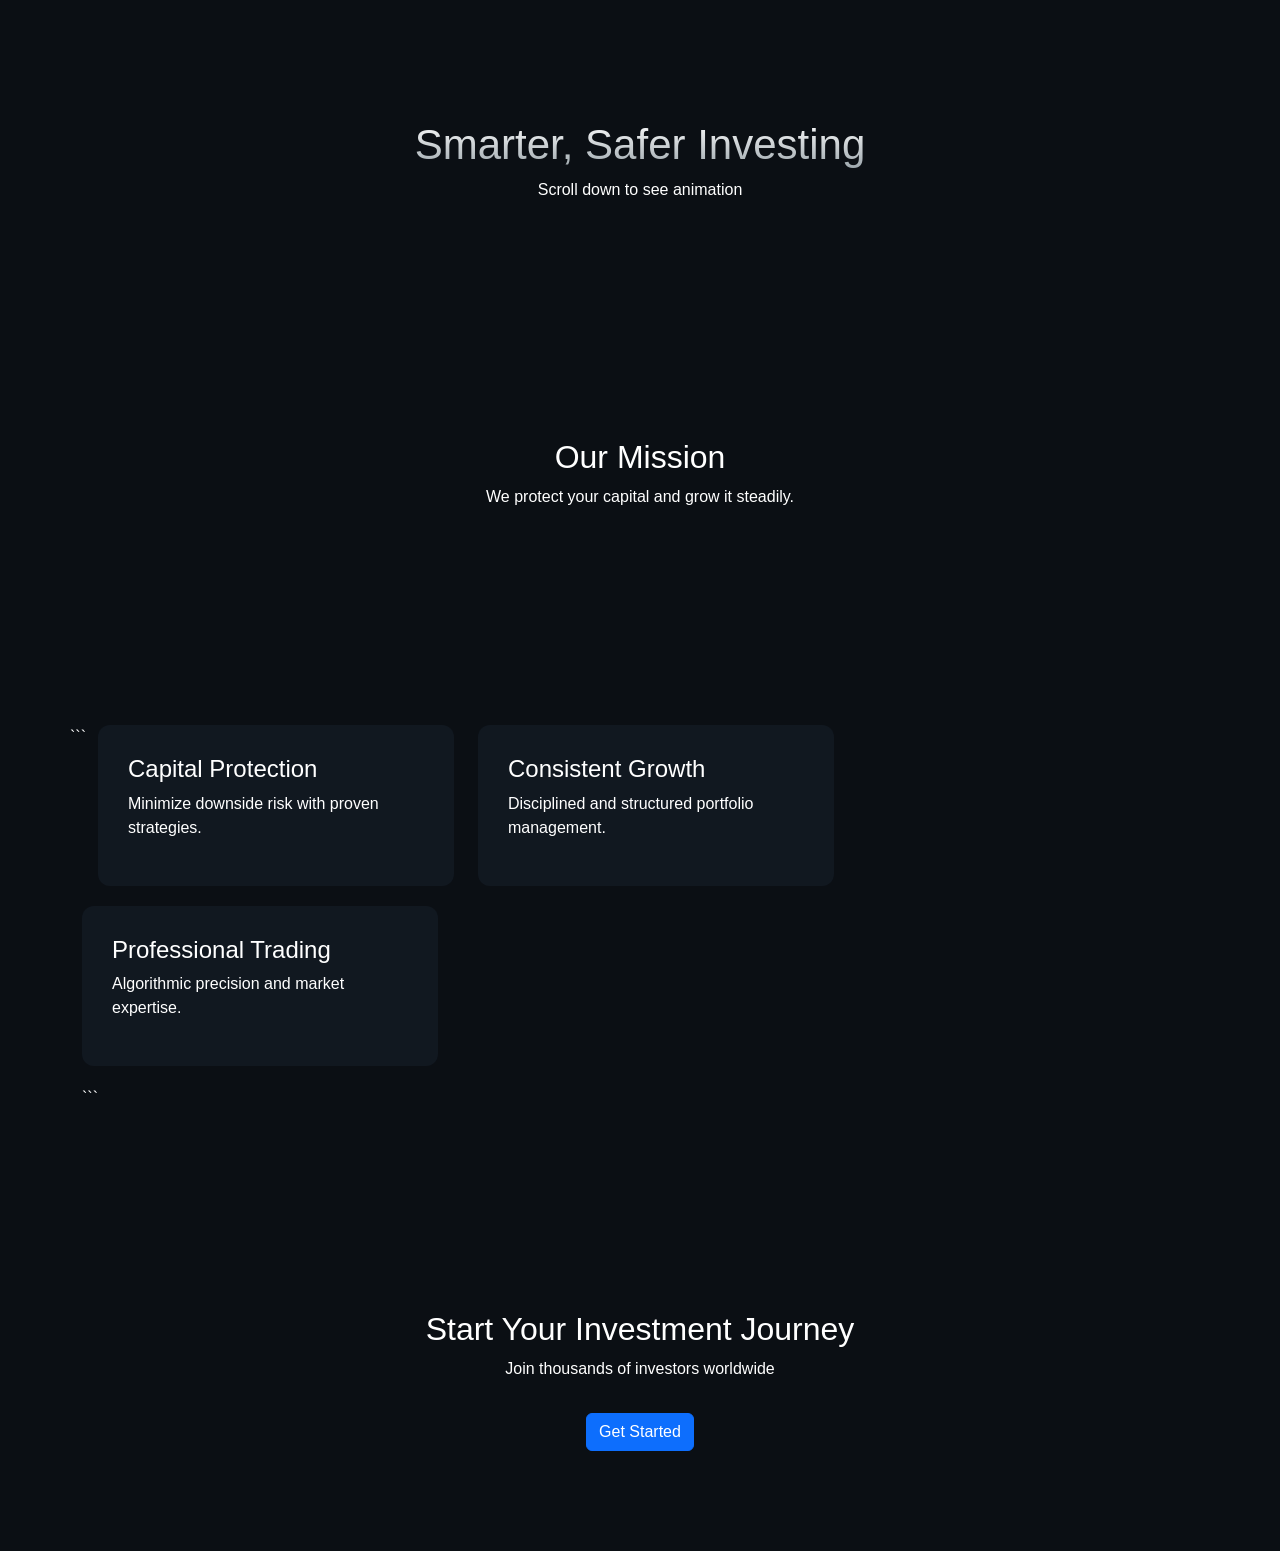
<file: test.html>
<!DOCTYPE html>

<html lang="en">
<head>
<meta charset="UTF-8">
<meta name="viewport" content="width=device-width, initial-scale=1.0">
<title>TMT Scroll Animation Test</title>

<link href="https://cdn.jsdelivr.net/npm/bootstrap@5.3.0/dist/css/bootstrap.min.css" rel="stylesheet">

<style>

/* ===== GENERAL ===== */
body {
  background: #0b0f14;
  color: #fff;
  font-family: 'Segoe UI', sans-serif;
}

.section {
  padding: 100px 20px;
}

/* ===== SMOOTH SCROLL ANIMATION ===== */
.reveal {
  opacity: 0;
  transform: translateY(80px);
  transition: all 1.2s cubic-bezier(0.22, 1, 0.36, 1);
}

.reveal.active {
  opacity: 1;
  transform: translateY(0);
}

/* ===== HERO ===== */
.hero {
  text-align: center;
  padding: 120px 20px;
}

.hero h1 {
  font-size: 42px;
  background: linear-gradient(to bottom, #fff, #9aa4aa);
  -webkit-background-clip: text;
  -webkit-text-fill-color: transparent;
}

.card-box {
  background: #111820;
  padding: 30px;
  border-radius: 12px;
  margin-bottom: 20px;
  transition: 0.3s;
}

.card-box:hover {
  transform: translateY(-5px);
}

</style>

</head>

<body>

<!-- HERO -->

<section class="hero">
  <h1>Smarter, Safer Investing</h1>
  <p>Scroll down to see animation</p>
</section>

<!-- SECTION 1 -->

<section class="section">
  <div class="container">
    <div class="text-center reveal">
      <h2>Our Mission</h2>
      <p>We protect your capital and grow it steadily.</p>
    </div>
  </div>
</section>

<!-- SECTION 2 -->

<section class="section">
  <div class="container">
    <div class="row">

```
  <div class="col-md-4 reveal">
    <div class="card-box">
      <h4>Capital Protection</h4>
      <p>Minimize downside risk with proven strategies.</p>
    </div>
  </div>

  <div class="col-md-4 reveal">
    <div class="card-box">
      <h4>Consistent Growth</h4>
      <p>Disciplined and structured portfolio management.</p>
    </div>
  </div>

  <div class="col-md-4 reveal">
    <div class="card-box">
      <h4>Professional Trading</h4>
      <p>Algorithmic precision and market expertise.</p>
    </div>
  </div>

</div>
```

  </div>
</section>

<!-- SECTION 3 -->

<section class="section">
  <div class="container text-center">
    <div class="reveal">
      <h2>Start Your Investment Journey</h2>
      <p>Join thousands of investors worldwide</p>
      <button class="btn btn-primary mt-3">Get Started</button>
    </div>
  </div>
</section>

<!-- JS -->

<script>

function revealOnScroll() {
  const reveals = document.querySelectorAll(".reveal");

  reveals.forEach((el) => {
    const windowHeight = window.innerHeight;
    const elementTop = el.getBoundingClientRect().top;
    const revealPoint = 120;

    if (elementTop < windowHeight - revealPoint) {
      el.classList.add("active");
    }
  });
}

window.addEventListener("scroll", revealOnScroll);
window.addEventListener("load", revealOnScroll);

</script>

</body>
</html>
</file>
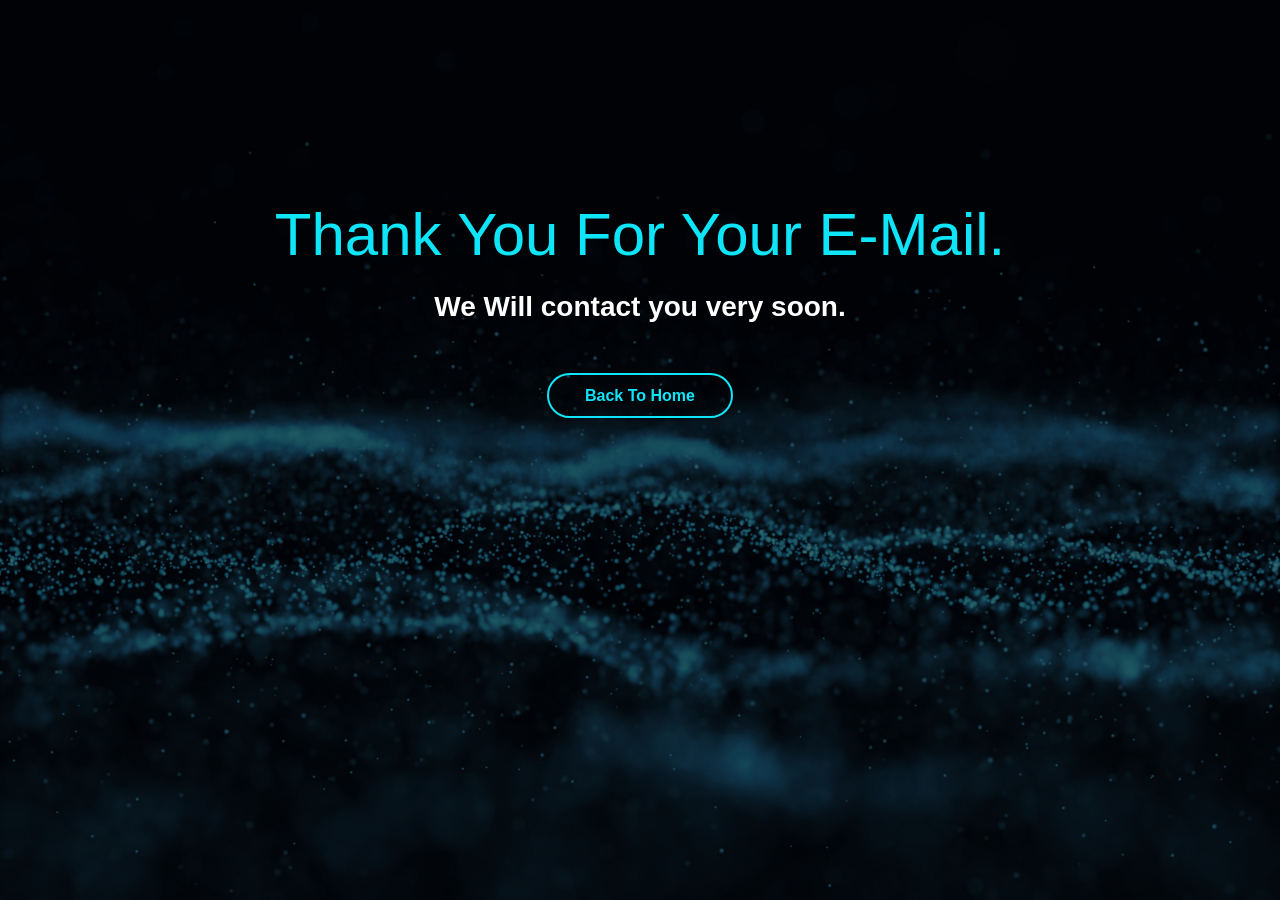
<file: thank-you.html>
<!DOCTYPE HTML>
<html lang="en-US">

<head>
	<meta charset="UTF-8">
	<title>Your Mail Has Been Send Successfully.</title>
	<link rel="icon" type="image/png" href="./assets/img/logo-icon.png">
	<!-- Latest Bootstrap min CSS -->
	<link rel="stylesheet" href="assets/bootstrap/css/bootstrap.min.css">
	<style>
		html,
		body {
			font-family: 'Poppins', -apple-system, BlinkMacSystemFont, 'Segoe UI', Roboto, sans-serif;
		}

		.welcome-area {
			background-image: url('/assets/img/bg/thank-you-bg.jpg');
			background-size: cover;
			background-position: center;
			background-repeat: no-repeat;
			height: 100vh;
			/* ensure section has height */
			position: relative;
		}

		.welcome-area:before {
			/* background: #151c2b; */
			content: "";
			height: 100%;
			filter: alpha(opacity=80);
			position: absolute;
			width: 100%;
		}

		.hero-text {
			margin-top: 200px;
		}

		.hero-text h1 {
			color: #0EE5F8;
			font-size: 60px;
			font-weight: 500;
			line-height: 70px;
			margin-bottom: 20px;
			position: relative;
			text-transform: capitalize;
		}

		.hero-text h3 {
			margin-bottom: 60px;
			font-weight: 600;
			color: #fff;
			position: relative;
		}

		.back-home {
			background: none;
			border: 2px solid #0EE5F8;
			border-radius: 500px;
			color: #0EE5F8;
			font-weight: 600;
			position: relative;
			margin: 15px 15px 0;
			padding: 12px 36px;
			text-transform: capitalize;
			transition: all 0.2s ease 0s;
			text-decoration: navajowhite;
		}

		.back-home:hover,
		.back-home:focus {
			background: #0EE5F8;
			color: #fff;
			border: 2px solid #0EE5F8;
			text-decoration: none;
		}
	</style>
</head>

<body>
	<section class="welcome-area" style="background-image: url('./assets/img/thank-you-bg.jpg');">
		<div class="container">
			<div class="row">
				<div class="col-lg-8 offset-lg-2 col-sm-12 col-xs-12 text-center">
					<div class="hero-text">
						<h1>Thank you for your e-mail.</h1>
						<h3>We Will contact you very soon.</h3>
						<a class="back-home" href="index.html">Back To Home</a>
					</div>
				</div>
			</div>
		</div>
	</section>

	<!-- Latest jQuery -->
	<script src="assets/js/jquery-1.12.4.min.js"></script>
	<!-- Latest compiled and minified Bootstrap -->
	<script src="assets/bootstrap/js/bootstrap.min.js"></script>
</body>

</html>
</file>
<file: assets/fonts/themify-icons.css>
@font-face {
	font-family: 'themify';
	src:url('../fonts/themify.eot?-fvbane');
	src:url('../fonts/themify.eot?#iefix-fvbane') format('embedded-opentype'),
		url('../fonts/themify.woff?-fvbane') format('woff'),
		url('../fonts/themify.ttf?-fvbane') format('truetype'),
		url('../fonts/themify.svg?-fvbane#themify') format('svg');
	font-weight: normal;
	font-style: normal;
}

[class^="ti-"], [class*=" ti-"] {
	font-family: 'themify';
	speak: none;
	font-style: normal;
	font-weight: normal;
	font-variant: normal;
	text-transform: none;
	line-height: 1;

	/* Better Font Rendering =========== */
	-webkit-font-smoothing: antialiased;
	-moz-osx-font-smoothing: grayscale;
}

.ti-wand:before {
	content: "\e600";
}
.ti-volume:before {
	content: "\e601";
}
.ti-user:before {
	content: "\e602";
}
.ti-unlock:before {
	content: "\e603";
}
.ti-unlink:before {
	content: "\e604";
}
.ti-trash:before {
	content: "\e605";
}
.ti-thought:before {
	content: "\e606";
}
.ti-target:before {
	content: "\e607";
}
.ti-tag:before {
	content: "\e608";
}
.ti-tablet:before {
	content: "\e609";
}
.ti-star:before {
	content: "\e60a";
}
.ti-spray:before {
	content: "\e60b";
}
.ti-signal:before {
	content: "\e60c";
}
.ti-shopping-cart:before {
	content: "\e60d";
}
.ti-shopping-cart-full:before {
	content: "\e60e";
}
.ti-settings:before {
	content: "\e60f";
}
.ti-search:before {
	content: "\e610";
}
.ti-zoom-in:before {
	content: "\e611";
}
.ti-zoom-out:before {
	content: "\e612";
}
.ti-cut:before {
	content: "\e613";
}
.ti-ruler:before {
	content: "\e614";
}
.ti-ruler-pencil:before {
	content: "\e615";
}
.ti-ruler-alt:before {
	content: "\e616";
}
.ti-bookmark:before {
	content: "\e617";
}
.ti-bookmark-alt:before {
	content: "\e618";
}
.ti-reload:before {
	content: "\e619";
}
.ti-plus:before {
	content: "\e61a";
}
.ti-pin:before {
	content: "\e61b";
}
.ti-pencil:before {
	content: "\e61c";
}
.ti-pencil-alt:before {
	content: "\e61d";
}
.ti-paint-roller:before {
	content: "\e61e";
}
.ti-paint-bucket:before {
	content: "\e61f";
}
.ti-na:before {
	content: "\e620";
}
.ti-mobile:before {
	content: "\e621";
}
.ti-minus:before {
	content: "\e622";
}
.ti-medall:before {
	content: "\e623";
}
.ti-medall-alt:before {
	content: "\e624";
}
.ti-marker:before {
	content: "\e625";
}
.ti-marker-alt:before {
	content: "\e626";
}
.ti-arrow-up:before {
	content: "\e627";
}
.ti-arrow-right:before {
	content: "\e628";
}
.ti-arrow-left:before {
	content: "\e629";
}
.ti-arrow-down:before {
	content: "\e62a";
}
.ti-lock:before {
	content: "\e62b";
}
.ti-location-arrow:before {
	content: "\e62c";
}
.ti-link:before {
	content: "\e62d";
}
.ti-layout:before {
	content: "\e62e";
}
.ti-layers:before {
	content: "\e62f";
}
.ti-layers-alt:before {
	content: "\e630";
}
.ti-key:before {
	content: "\e631";
}
.ti-import:before {
	content: "\e632";
}
.ti-image:before {
	content: "\e633";
}
.ti-heart:before {
	content: "\e634";
}
.ti-heart-broken:before {
	content: "\e635";
}
.ti-hand-stop:before {
	content: "\e636";
}
.ti-hand-open:before {
	content: "\e637";
}
.ti-hand-drag:before {
	content: "\e638";
}
.ti-folder:before {
	content: "\e639";
}
.ti-flag:before {
	content: "\e63a";
}
.ti-flag-alt:before {
	content: "\e63b";
}
.ti-flag-alt-2:before {
	content: "\e63c";
}
.ti-eye:before {
	content: "\e63d";
}
.ti-export:before {
	content: "\e63e";
}
.ti-exchange-vertical:before {
	content: "\e63f";
}
.ti-desktop:before {
	content: "\e640";
}
.ti-cup:before {
	content: "\e641";
}
.ti-crown:before {
	content: "\e642";
}
.ti-comments:before {
	content: "\e643";
}
.ti-comment:before {
	content: "\e644";
}
.ti-comment-alt:before {
	content: "\e645";
}
.ti-close:before {
	content: "\e646";
}
.ti-clip:before {
	content: "\e647";
}
.ti-angle-up:before {
	content: "\e648";
}
.ti-angle-right:before {
	content: "\e649";
}
.ti-angle-left:before {
	content: "\e64a";
}
.ti-angle-down:before {
	content: "\e64b";
}
.ti-check:before {
	content: "\e64c";
}
.ti-check-box:before {
	content: "\e64d";
}
.ti-camera:before {
	content: "\e64e";
}
.ti-announcement:before {
	content: "\e64f";
}
.ti-brush:before {
	content: "\e650";
}
.ti-briefcase:before {
	content: "\e651";
}
.ti-bolt:before {
	content: "\e652";
}
.ti-bolt-alt:before {
	content: "\e653";
}
.ti-blackboard:before {
	content: "\e654";
}
.ti-bag:before {
	content: "\e655";
}
.ti-move:before {
	content: "\e656";
}
.ti-arrows-vertical:before {
	content: "\e657";
}
.ti-arrows-horizontal:before {
	content: "\e658";
}
.ti-fullscreen:before {
	content: "\e659";
}
.ti-arrow-top-right:before {
	content: "\e65a";
}
.ti-arrow-top-left:before {
	content: "\e65b";
}
.ti-arrow-circle-up:before {
	content: "\e65c";
}
.ti-arrow-circle-right:before {
	content: "\e65d";
}
.ti-arrow-circle-left:before {
	content: "\e65e";
}
.ti-arrow-circle-down:before {
	content: "\e65f";
}
.ti-angle-double-up:before {
	content: "\e660";
}
.ti-angle-double-right:before {
	content: "\e661";
}
.ti-angle-double-left:before {
	content: "\e662";
}
.ti-angle-double-down:before {
	content: "\e663";
}
.ti-zip:before {
	content: "\e664";
}
.ti-world:before {
	content: "\e665";
}
.ti-wheelchair:before {
	content: "\e666";
}
.ti-view-list:before {
	content: "\e667";
}
.ti-view-list-alt:before {
	content: "\e668";
}
.ti-view-grid:before {
	content: "\e669";
}
.ti-uppercase:before {
	content: "\e66a";
}
.ti-upload:before {
	content: "\e66b";
}
.ti-underline:before {
	content: "\e66c";
}
.ti-truck:before {
	content: "\e66d";
}
.ti-timer:before {
	content: "\e66e";
}
.ti-ticket:before {
	content: "\e66f";
}
.ti-thumb-up:before {
	content: "\e670";
}
.ti-thumb-down:before {
	content: "\e671";
}
.ti-text:before {
	content: "\e672";
}
.ti-stats-up:before {
	content: "\e673";
}
.ti-stats-down:before {
	content: "\e674";
}
.ti-split-v:before {
	content: "\e675";
}
.ti-split-h:before {
	content: "\e676";
}
.ti-smallcap:before {
	content: "\e677";
}
.ti-shine:before {
	content: "\e678";
}
.ti-shift-right:before {
	content: "\e679";
}
.ti-shift-left:before {
	content: "\e67a";
}
.ti-shield:before {
	content: "\e67b";
}
.ti-notepad:before {
	content: "\e67c";
}
.ti-server:before {
	content: "\e67d";
}
.ti-quote-right:before {
	content: "\e67e";
}
.ti-quote-left:before {
	content: "\e67f";
}
.ti-pulse:before {
	content: "\e680";
}
.ti-printer:before {
	content: "\e681";
}
.ti-power-off:before {
	content: "\e682";
}
.ti-plug:before {
	content: "\e683";
}
.ti-pie-chart:before {
	content: "\e684";
}
.ti-paragraph:before {
	content: "\e685";
}
.ti-panel:before {
	content: "\e686";
}
.ti-package:before {
	content: "\e687";
}
.ti-music:before {
	content: "\e688";
}
.ti-music-alt:before {
	content: "\e689";
}
.ti-mouse:before {
	content: "\e68a";
}
.ti-mouse-alt:before {
	content: "\e68b";
}
.ti-money:before {
	content: "\e68c";
}
.ti-microphone:before {
	content: "\e68d";
}
.ti-menu:before {
	content: "\e68e";
}
.ti-menu-alt:before {
	content: "\e68f";
}
.ti-map:before {
	content: "\e690";
}
.ti-map-alt:before {
	content: "\e691";
}
.ti-loop:before {
	content: "\e692";
}
.ti-location-pin:before {
	content: "\e693";
}
.ti-list:before {
	content: "\e694";
}
.ti-light-bulb:before {
	content: "\e695";
}
.ti-Italic:before {
	content: "\e696";
}
.ti-info:before {
	content: "\e697";
}
.ti-infinite:before {
	content: "\e698";
}
.ti-id-badge:before {
	content: "\e699";
}
.ti-hummer:before {
	content: "\e69a";
}
.ti-home:before {
	content: "\e69b";
}
.ti-help:before {
	content: "\e69c";
}
.ti-headphone:before {
	content: "\e69d";
}
.ti-harddrives:before {
	content: "\e69e";
}
.ti-harddrive:before {
	content: "\e69f";
}
.ti-gift:before {
	content: "\e6a0";
}
.ti-game:before {
	content: "\e6a1";
}
.ti-filter:before {
	content: "\e6a2";
}
.ti-files:before {
	content: "\e6a3";
}
.ti-file:before {
	content: "\e6a4";
}
.ti-eraser:before {
	content: "\e6a5";
}
.ti-envelope:before {
	content: "\e6a6";
}
.ti-download:before {
	content: "\e6a7";
}
.ti-direction:before {
	content: "\e6a8";
}
.ti-direction-alt:before {
	content: "\e6a9";
}
.ti-dashboard:before {
	content: "\e6aa";
}
.ti-control-stop:before {
	content: "\e6ab";
}
.ti-control-shuffle:before {
	content: "\e6ac";
}
.ti-control-play:before {
	content: "\e6ad";
}
.ti-control-pause:before {
	content: "\e6ae";
}
.ti-control-forward:before {
	content: "\e6af";
}
.ti-control-backward:before {
	content: "\e6b0";
}
.ti-cloud:before {
	content: "\e6b1";
}
.ti-cloud-up:before {
	content: "\e6b2";
}
.ti-cloud-down:before {
	content: "\e6b3";
}
.ti-clipboard:before {
	content: "\e6b4";
}
.ti-car:before {
	content: "\e6b5";
}
.ti-calendar:before {
	content: "\e6b6";
}
.ti-book:before {
	content: "\e6b7";
}
.ti-bell:before {
	content: "\e6b8";
}
.ti-basketball:before {
	content: "\e6b9";
}
.ti-bar-chart:before {
	content: "\e6ba";
}
.ti-bar-chart-alt:before {
	content: "\e6bb";
}
.ti-back-right:before {
	content: "\e6bc";
}
.ti-back-left:before {
	content: "\e6bd";
}
.ti-arrows-corner:before {
	content: "\e6be";
}
.ti-archive:before {
	content: "\e6bf";
}
.ti-anchor:before {
	content: "\e6c0";
}
.ti-align-right:before {
	content: "\e6c1";
}
.ti-align-left:before {
	content: "\e6c2";
}
.ti-align-justify:before {
	content: "\e6c3";
}
.ti-align-center:before {
	content: "\e6c4";
}
.ti-alert:before {
	content: "\e6c5";
}
.ti-alarm-clock:before {
	content: "\e6c6";
}
.ti-agenda:before {
	content: "\e6c7";
}
.ti-write:before {
	content: "\e6c8";
}
.ti-window:before {
	content: "\e6c9";
}
.ti-widgetized:before {
	content: "\e6ca";
}
.ti-widget:before {
	content: "\e6cb";
}
.ti-widget-alt:before {
	content: "\e6cc";
}
.ti-wallet:before {
	content: "\e6cd";
}
.ti-video-clapper:before {
	content: "\e6ce";
}
.ti-video-camera:before {
	content: "\e6cf";
}
.ti-vector:before {
	content: "\e6d0";
}
.ti-themify-logo:before {
	content: "\e6d1";
}
.ti-themify-favicon:before {
	content: "\e6d2";
}
.ti-themify-favicon-alt:before {
	content: "\e6d3";
}
.ti-support:before {
	content: "\e6d4";
}
.ti-stamp:before {
	content: "\e6d5";
}
.ti-split-v-alt:before {
	content: "\e6d6";
}
.ti-slice:before {
	content: "\e6d7";
}
.ti-shortcode:before {
	content: "\e6d8";
}
.ti-shift-right-alt:before {
	content: "\e6d9";
}
.ti-shift-left-alt:before {
	content: "\e6da";
}
.ti-ruler-alt-2:before {
	content: "\e6db";
}
.ti-receipt:before {
	content: "\e6dc";
}
.ti-pin2:before {
	content: "\e6dd";
}
.ti-pin-alt:before {
	content: "\e6de";
}
.ti-pencil-alt2:before {
	content: "\e6df";
}
.ti-palette:before {
	content: "\e6e0";
}
.ti-more:before {
	content: "\e6e1";
}
.ti-more-alt:before {
	content: "\e6e2";
}
.ti-microphone-alt:before {
	content: "\e6e3";
}
.ti-magnet:before {
	content: "\e6e4";
}
.ti-line-double:before {
	content: "\e6e5";
}
.ti-line-dotted:before {
	content: "\e6e6";
}
.ti-line-dashed:before {
	content: "\e6e7";
}
.ti-layout-width-full:before {
	content: "\e6e8";
}
.ti-layout-width-default:before {
	content: "\e6e9";
}
.ti-layout-width-default-alt:before {
	content: "\e6ea";
}
.ti-layout-tab:before {
	content: "\e6eb";
}
.ti-layout-tab-window:before {
	content: "\e6ec";
}
.ti-layout-tab-v:before {
	content: "\e6ed";
}
.ti-layout-tab-min:before {
	content: "\e6ee";
}
.ti-layout-slider:before {
	content: "\e6ef";
}
.ti-layout-slider-alt:before {
	content: "\e6f0";
}
.ti-layout-sidebar-right:before {
	content: "\e6f1";
}
.ti-layout-sidebar-none:before {
	content: "\e6f2";
}
.ti-layout-sidebar-left:before {
	content: "\e6f3";
}
.ti-layout-placeholder:before {
	content: "\e6f4";
}
.ti-layout-menu:before {
	content: "\e6f5";
}
.ti-layout-menu-v:before {
	content: "\e6f6";
}
.ti-layout-menu-separated:before {
	content: "\e6f7";
}
.ti-layout-menu-full:before {
	content: "\e6f8";
}
.ti-layout-media-right-alt:before {
	content: "\e6f9";
}
.ti-layout-media-right:before {
	content: "\e6fa";
}
.ti-layout-media-overlay:before {
	content: "\e6fb";
}
.ti-layout-media-overlay-alt:before {
	content: "\e6fc";
}
.ti-layout-media-overlay-alt-2:before {
	content: "\e6fd";
}
.ti-layout-media-left-alt:before {
	content: "\e6fe";
}
.ti-layout-media-left:before {
	content: "\e6ff";
}
.ti-layout-media-center-alt:before {
	content: "\e700";
}
.ti-layout-media-center:before {
	content: "\e701";
}
.ti-layout-list-thumb:before {
	content: "\e702";
}
.ti-layout-list-thumb-alt:before {
	content: "\e703";
}
.ti-layout-list-post:before {
	content: "\e704";
}
.ti-layout-list-large-image:before {
	content: "\e705";
}
.ti-layout-line-solid:before {
	content: "\e706";
}
.ti-layout-grid4:before {
	content: "\e707";
}
.ti-layout-grid3:before {
	content: "\e708";
}
.ti-layout-grid2:before {
	content: "\e709";
}
.ti-layout-grid2-thumb:before {
	content: "\e70a";
}
.ti-layout-cta-right:before {
	content: "\e70b";
}
.ti-layout-cta-left:before {
	content: "\e70c";
}
.ti-layout-cta-center:before {
	content: "\e70d";
}
.ti-layout-cta-btn-right:before {
	content: "\e70e";
}
.ti-layout-cta-btn-left:before {
	content: "\e70f";
}
.ti-layout-column4:before {
	content: "\e710";
}
.ti-layout-column3:before {
	content: "\e711";
}
.ti-layout-column2:before {
	content: "\e712";
}
.ti-layout-accordion-separated:before {
	content: "\e713";
}
.ti-layout-accordion-merged:before {
	content: "\e714";
}
.ti-layout-accordion-list:before {
	content: "\e715";
}
.ti-ink-pen:before {
	content: "\e716";
}
.ti-info-alt:before {
	content: "\e717";
}
.ti-help-alt:before {
	content: "\e718";
}
.ti-headphone-alt:before {
	content: "\e719";
}
.ti-hand-point-up:before {
	content: "\e71a";
}
.ti-hand-point-right:before {
	content: "\e71b";
}
.ti-hand-point-left:before {
	content: "\e71c";
}
.ti-hand-point-down:before {
	content: "\e71d";
}
.ti-gallery:before {
	content: "\e71e";
}
.ti-face-smile:before {
	content: "\e71f";
}
.ti-face-sad:before {
	content: "\e720";
}
.ti-credit-card:before {
	content: "\e721";
}
.ti-control-skip-forward:before {
	content: "\e722";
}
.ti-control-skip-backward:before {
	content: "\e723";
}
.ti-control-record:before {
	content: "\e724";
}
.ti-control-eject:before {
	content: "\e725";
}
.ti-comments-smiley:before {
	content: "\e726";
}
.ti-brush-alt:before {
	content: "\e727";
}
.ti-youtube:before {
	content: "\e728";
}
.ti-vimeo:before {
	content: "\e729";
}
.ti-twitter:before {
	content: "\e72a";
}
.ti-time:before {
	content: "\e72b";
}
.ti-tumblr:before {
	content: "\e72c";
}
.ti-skype:before {
	content: "\e72d";
}
.ti-share:before {
	content: "\e72e";
}
.ti-share-alt:before {
	content: "\e72f";
}
.ti-rocket:before {
	content: "\e730";
}
.ti-pinterest:before {
	content: "\e731";
}
.ti-new-window:before {
	content: "\e732";
}
.ti-microsoft:before {
	content: "\e733";
}
.ti-list-ol:before {
	content: "\e734";
}
.ti-linkedin:before {
	content: "\e735";
}
.ti-layout-sidebar-2:before {
	content: "\e736";
}
.ti-layout-grid4-alt:before {
	content: "\e737";
}
.ti-layout-grid3-alt:before {
	content: "\e738";
}
.ti-layout-grid2-alt:before {
	content: "\e739";
}
.ti-layout-column4-alt:before {
	content: "\e73a";
}
.ti-layout-column3-alt:before {
	content: "\e73b";
}
.ti-layout-column2-alt:before {
	content: "\e73c";
}
.ti-instagram:before {
	content: "\e73d";
}
.ti-google:before {
	content: "\e73e";
}
.ti-github:before {
	content: "\e73f";
}
.ti-flickr:before {
	content: "\e740";
}
.ti-facebook:before {
	content: "\e741";
}
.ti-dropbox:before {
	content: "\e742";
}
.ti-dribbble:before {
	content: "\e743";
}
.ti-apple:before {
	content: "\e744";
}
.ti-android:before {
	content: "\e745";
}
.ti-save:before {
	content: "\e746";
}
.ti-save-alt:before {
	content: "\e747";
}
.ti-yahoo:before {
	content: "\e748";
}
.ti-wordpress:before {
	content: "\e749";
}
.ti-vimeo-alt:before {
	content: "\e74a";
}
.ti-twitter-alt:before {
	content: "\e74b";
}
.ti-tumblr-alt:before {
	content: "\e74c";
}
.ti-trello:before {
	content: "\e74d";
}
.ti-stack-overflow:before {
	content: "\e74e";
}
.ti-soundcloud:before {
	content: "\e74f";
}
.ti-sharethis:before {
	content: "\e750";
}
.ti-sharethis-alt:before {
	content: "\e751";
}
.ti-reddit:before {
	content: "\e752";
}
.ti-pinterest-alt:before {
	content: "\e753";
}
.ti-microsoft-alt:before {
	content: "\e754";
}
.ti-linux:before {
	content: "\e755";
}
.ti-jsfiddle:before {
	content: "\e756";
}
.ti-joomla:before {
	content: "\e757";
}
.ti-html5:before {
	content: "\e758";
}
.ti-flickr-alt:before {
	content: "\e759";
}
.ti-email:before {
	content: "\e75a";
}
.ti-drupal:before {
	content: "\e75b";
}
.ti-dropbox-alt:before {
	content: "\e75c";
}
.ti-css3:before {
	content: "\e75d";
}
.ti-rss:before {
	content: "\e75e";
}
.ti-rss-alt:before {
	content: "\e75f";
}
</file>
<file: assets/css/materialdesignicons-min.css>
@font-face{font-family:"Material Design Icons";src:url("../fonts/materialdesignicons-webfont.eot?v=5.3.45");src:url("../fonts/materialdesignicons-webfont.eot?#iefix&v=5.3.45") format("embedded-opentype"),url("../fonts/materialdesignicons-webfont.woff2?v=5.3.45") format("woff2"),url("../fonts/materialdesignicons-webfont.woff?v=5.3.45") format("woff"),url("../fonts/materialdesignicons-webfont.ttf?v=5.3.45") format("truetype");font-weight:normal;font-style:normal}.mdi:before,.mdi-set{display:inline-block;font:normal normal normal 24px/1 "Material Design Icons";font-size:inherit;text-rendering:auto;line-height:inherit;-webkit-font-smoothing:antialiased;-moz-osx-font-smoothing:grayscale}.mdi-ab-testing::before{content:"\F01C9"}.mdi-abjad-arabic::before{content:"\F1328"}.mdi-abjad-hebrew::before{content:"\F1329"}.mdi-abugida-devanagari::before{content:"\F132A"}.mdi-abugida-thai::before{content:"\F132B"}.mdi-access-point::before{content:"\F0003"}.mdi-access-point-network::before{content:"\F0002"}.mdi-access-point-network-off::before{content:"\F0BE1"}.mdi-account::before{content:"\F0004"}.mdi-account-alert::before{content:"\F0005"}.mdi-account-alert-outline::before{content:"\F0B50"}.mdi-account-arrow-left::before{content:"\F0B51"}.mdi-account-arrow-left-outline::before{content:"\F0B52"}.mdi-account-arrow-right::before{content:"\F0B53"}.mdi-account-arrow-right-outline::before{content:"\F0B54"}.mdi-account-box::before{content:"\F0006"}.mdi-account-box-multiple::before{content:"\F0934"}.mdi-account-box-multiple-outline::before{content:"\F100A"}.mdi-account-box-outline::before{content:"\F0007"}.mdi-account-cancel::before{content:"\F12DF"}.mdi-account-cancel-outline::before{content:"\F12E0"}.mdi-account-cash::before{content:"\F1097"}.mdi-account-cash-outline::before{content:"\F1098"}.mdi-account-check::before{content:"\F0008"}.mdi-account-check-outline::before{content:"\F0BE2"}.mdi-account-child::before{content:"\F0A89"}.mdi-account-child-circle::before{content:"\F0A8A"}.mdi-account-child-outline::before{content:"\F10C8"}.mdi-account-circle::before{content:"\F0009"}.mdi-account-circle-outline::before{content:"\F0B55"}.mdi-account-clock::before{content:"\F0B56"}.mdi-account-clock-outline::before{content:"\F0B57"}.mdi-account-cog::before{content:"\F1370"}.mdi-account-cog-outline::before{content:"\F1371"}.mdi-account-convert::before{content:"\F000A"}.mdi-account-convert-outline::before{content:"\F1301"}.mdi-account-cowboy-hat::before{content:"\F0E9B"}.mdi-account-details::before{content:"\F0631"}.mdi-account-details-outline::before{content:"\F1372"}.mdi-account-edit::before{content:"\F06BC"}.mdi-account-edit-outline::before{content:"\F0FFB"}.mdi-account-group::before{content:"\F0849"}.mdi-account-group-outline::before{content:"\F0B58"}.mdi-account-hard-hat::before{content:"\F05B5"}.mdi-account-heart::before{content:"\F0899"}.mdi-account-heart-outline::before{content:"\F0BE3"}.mdi-account-key::before{content:"\F000B"}.mdi-account-key-outline::before{content:"\F0BE4"}.mdi-account-lock::before{content:"\F115E"}.mdi-account-lock-outline::before{content:"\F115F"}.mdi-account-minus::before{content:"\F000D"}.mdi-account-minus-outline::before{content:"\F0AEC"}.mdi-account-multiple::before{content:"\F000E"}.mdi-account-multiple-check::before{content:"\F08C5"}.mdi-account-multiple-check-outline::before{content:"\F11FE"}.mdi-account-multiple-minus::before{content:"\F05D3"}.mdi-account-multiple-minus-outline::before{content:"\F0BE5"}.mdi-account-multiple-outline::before{content:"\F000F"}.mdi-account-multiple-plus::before{content:"\F0010"}.mdi-account-multiple-plus-outline::before{content:"\F0800"}.mdi-account-multiple-remove::before{content:"\F120A"}.mdi-account-multiple-remove-outline::before{content:"\F120B"}.mdi-account-music::before{content:"\F0803"}.mdi-account-music-outline::before{content:"\F0CE9"}.mdi-account-network::before{content:"\F0011"}.mdi-account-network-outline::before{content:"\F0BE6"}.mdi-account-off::before{content:"\F0012"}.mdi-account-off-outline::before{content:"\F0BE7"}.mdi-account-outline::before{content:"\F0013"}.mdi-account-plus::before{content:"\F0014"}.mdi-account-plus-outline::before{content:"\F0801"}.mdi-account-question::before{content:"\F0B59"}.mdi-account-question-outline::before{content:"\F0B5A"}.mdi-account-remove::before{content:"\F0015"}.mdi-account-remove-outline::before{content:"\F0AED"}.mdi-account-search::before{content:"\F0016"}.mdi-account-search-outline::before{content:"\F0935"}.mdi-account-settings::before{content:"\F0630"}.mdi-account-settings-outline::before{content:"\F10C9"}.mdi-account-star::before{content:"\F0017"}.mdi-account-star-outline::before{content:"\F0BE8"}.mdi-account-supervisor::before{content:"\F0A8B"}.mdi-account-supervisor-circle::before{content:"\F0A8C"}.mdi-account-supervisor-outline::before{content:"\F112D"}.mdi-account-switch::before{content:"\F0019"}.mdi-account-switch-outline::before{content:"\F04CB"}.mdi-account-tie::before{content:"\F0CE3"}.mdi-account-tie-outline::before{content:"\F10CA"}.mdi-account-tie-voice::before{content:"\F1308"}.mdi-account-tie-voice-off::before{content:"\F130A"}.mdi-account-tie-voice-off-outline::before{content:"\F130B"}.mdi-account-tie-voice-outline::before{content:"\F1309"}.mdi-account-voice::before{content:"\F05CB"}.mdi-adjust::before{content:"\F001A"}.mdi-adobe::before{content:"\F0936"}.mdi-adobe-acrobat::before{content:"\F0F9D"}.mdi-air-conditioner::before{content:"\F001B"}.mdi-air-filter::before{content:"\F0D43"}.mdi-air-horn::before{content:"\F0DAC"}.mdi-air-humidifier::before{content:"\F1099"}.mdi-air-humidifier-off::before{content:"\F1466"}.mdi-air-purifier::before{content:"\F0D44"}.mdi-airbag::before{content:"\F0BE9"}.mdi-airballoon::before{content:"\F001C"}.mdi-airballoon-outline::before{content:"\F100B"}.mdi-airplane::before{content:"\F001D"}.mdi-airplane-landing::before{content:"\F05D4"}.mdi-airplane-off::before{content:"\F001E"}.mdi-airplane-takeoff::before{content:"\F05D5"}.mdi-airport::before{content:"\F084B"}.mdi-alarm::before{content:"\F0020"}.mdi-alarm-bell::before{content:"\F078E"}.mdi-alarm-check::before{content:"\F0021"}.mdi-alarm-light::before{content:"\F078F"}.mdi-alarm-light-outline::before{content:"\F0BEA"}.mdi-alarm-multiple::before{content:"\F0022"}.mdi-alarm-note::before{content:"\F0E71"}.mdi-alarm-note-off::before{content:"\F0E72"}.mdi-alarm-off::before{content:"\F0023"}.mdi-alarm-plus::before{content:"\F0024"}.mdi-alarm-snooze::before{content:"\F068E"}.mdi-album::before{content:"\F0025"}.mdi-alert::before{content:"\F0026"}.mdi-alert-box::before{content:"\F0027"}.mdi-alert-box-outline::before{content:"\F0CE4"}.mdi-alert-circle::before{content:"\F0028"}.mdi-alert-circle-check::before{content:"\F11ED"}.mdi-alert-circle-check-outline::before{content:"\F11EE"}.mdi-alert-circle-outline::before{content:"\F05D6"}.mdi-alert-decagram::before{content:"\F06BD"}.mdi-alert-decagram-outline::before{content:"\F0CE5"}.mdi-alert-minus::before{content:"\F14BB"}.mdi-alert-minus-outline::before{content:"\F14BE"}.mdi-alert-octagon::before{content:"\F0029"}.mdi-alert-octagon-outline::before{content:"\F0CE6"}.mdi-alert-octagram::before{content:"\F0767"}.mdi-alert-octagram-outline::before{content:"\F0CE7"}.mdi-alert-outline::before{content:"\F002A"}.mdi-alert-plus::before{content:"\F14BA"}.mdi-alert-plus-outline::before{content:"\F14BD"}.mdi-alert-remove::before{content:"\F14BC"}.mdi-alert-remove-outline::before{content:"\F14BF"}.mdi-alert-rhombus::before{content:"\F11CE"}.mdi-alert-rhombus-outline::before{content:"\F11CF"}.mdi-alien::before{content:"\F089A"}.mdi-alien-outline::before{content:"\F10CB"}.mdi-align-horizontal-center::before{content:"\F11C3"}.mdi-align-horizontal-left::before{content:"\F11C2"}.mdi-align-horizontal-right::before{content:"\F11C4"}.mdi-align-vertical-bottom::before{content:"\F11C5"}.mdi-align-vertical-center::before{content:"\F11C6"}.mdi-align-vertical-top::before{content:"\F11C7"}.mdi-all-inclusive::before{content:"\F06BE"}.mdi-allergy::before{content:"\F1258"}.mdi-alpha::before{content:"\F002B"}.mdi-alpha-a::before{content:"\F0AEE"}.mdi-alpha-a-box::before{content:"\F0B08"}.mdi-alpha-a-box-outline::before{content:"\F0BEB"}.mdi-alpha-a-circle::before{content:"\F0BEC"}.mdi-alpha-a-circle-outline::before{content:"\F0BED"}.mdi-alpha-b::before{content:"\F0AEF"}.mdi-alpha-b-box::before{content:"\F0B09"}.mdi-alpha-b-box-outline::before{content:"\F0BEE"}.mdi-alpha-b-circle::before{content:"\F0BEF"}.mdi-alpha-b-circle-outline::before{content:"\F0BF0"}.mdi-alpha-c::before{content:"\F0AF0"}.mdi-alpha-c-box::before{content:"\F0B0A"}.mdi-alpha-c-box-outline::before{content:"\F0BF1"}.mdi-alpha-c-circle::before{content:"\F0BF2"}.mdi-alpha-c-circle-outline::before{content:"\F0BF3"}.mdi-alpha-d::before{content:"\F0AF1"}.mdi-alpha-d-box::before{content:"\F0B0B"}.mdi-alpha-d-box-outline::before{content:"\F0BF4"}.mdi-alpha-d-circle::before{content:"\F0BF5"}.mdi-alpha-d-circle-outline::before{content:"\F0BF6"}.mdi-alpha-e::before{content:"\F0AF2"}.mdi-alpha-e-box::before{content:"\F0B0C"}.mdi-alpha-e-box-outline::before{content:"\F0BF7"}.mdi-alpha-e-circle::before{content:"\F0BF8"}.mdi-alpha-e-circle-outline::before{content:"\F0BF9"}.mdi-alpha-f::before{content:"\F0AF3"}.mdi-alpha-f-box::before{content:"\F0B0D"}.mdi-alpha-f-box-outline::before{content:"\F0BFA"}.mdi-alpha-f-circle::before{content:"\F0BFB"}.mdi-alpha-f-circle-outline::before{content:"\F0BFC"}.mdi-alpha-g::before{content:"\F0AF4"}.mdi-alpha-g-box::before{content:"\F0B0E"}.mdi-alpha-g-box-outline::before{content:"\F0BFD"}.mdi-alpha-g-circle::before{content:"\F0BFE"}.mdi-alpha-g-circle-outline::before{content:"\F0BFF"}.mdi-alpha-h::before{content:"\F0AF5"}.mdi-alpha-h-box::before{content:"\F0B0F"}.mdi-alpha-h-box-outline::before{content:"\F0C00"}.mdi-alpha-h-circle::before{content:"\F0C01"}.mdi-alpha-h-circle-outline::before{content:"\F0C02"}.mdi-alpha-i::before{content:"\F0AF6"}.mdi-alpha-i-box::before{content:"\F0B10"}.mdi-alpha-i-box-outline::before{content:"\F0C03"}.mdi-alpha-i-circle::before{content:"\F0C04"}.mdi-alpha-i-circle-outline::before{content:"\F0C05"}.mdi-alpha-j::before{content:"\F0AF7"}.mdi-alpha-j-box::before{content:"\F0B11"}.mdi-alpha-j-box-outline::before{content:"\F0C06"}.mdi-alpha-j-circle::before{content:"\F0C07"}.mdi-alpha-j-circle-outline::before{content:"\F0C08"}.mdi-alpha-k::before{content:"\F0AF8"}.mdi-alpha-k-box::before{content:"\F0B12"}.mdi-alpha-k-box-outline::before{content:"\F0C09"}.mdi-alpha-k-circle::before{content:"\F0C0A"}.mdi-alpha-k-circle-outline::before{content:"\F0C0B"}.mdi-alpha-l::before{content:"\F0AF9"}.mdi-alpha-l-box::before{content:"\F0B13"}.mdi-alpha-l-box-outline::before{content:"\F0C0C"}.mdi-alpha-l-circle::before{content:"\F0C0D"}.mdi-alpha-l-circle-outline::before{content:"\F0C0E"}.mdi-alpha-m::before{content:"\F0AFA"}.mdi-alpha-m-box::before{content:"\F0B14"}.mdi-alpha-m-box-outline::before{content:"\F0C0F"}.mdi-alpha-m-circle::before{content:"\F0C10"}.mdi-alpha-m-circle-outline::before{content:"\F0C11"}.mdi-alpha-n::before{content:"\F0AFB"}.mdi-alpha-n-box::before{content:"\F0B15"}.mdi-alpha-n-box-outline::before{content:"\F0C12"}.mdi-alpha-n-circle::before{content:"\F0C13"}.mdi-alpha-n-circle-outline::before{content:"\F0C14"}.mdi-alpha-o::before{content:"\F0AFC"}.mdi-alpha-o-box::before{content:"\F0B16"}.mdi-alpha-o-box-outline::before{content:"\F0C15"}.mdi-alpha-o-circle::before{content:"\F0C16"}.mdi-alpha-o-circle-outline::before{content:"\F0C17"}.mdi-alpha-p::before{content:"\F0AFD"}.mdi-alpha-p-box::before{content:"\F0B17"}.mdi-alpha-p-box-outline::before{content:"\F0C18"}.mdi-alpha-p-circle::before{content:"\F0C19"}.mdi-alpha-p-circle-outline::before{content:"\F0C1A"}.mdi-alpha-q::before{content:"\F0AFE"}.mdi-alpha-q-box::before{content:"\F0B18"}.mdi-alpha-q-box-outline::before{content:"\F0C1B"}.mdi-alpha-q-circle::before{content:"\F0C1C"}.mdi-alpha-q-circle-outline::before{content:"\F0C1D"}.mdi-alpha-r::before{content:"\F0AFF"}.mdi-alpha-r-box::before{content:"\F0B19"}.mdi-alpha-r-box-outline::before{content:"\F0C1E"}.mdi-alpha-r-circle::before{content:"\F0C1F"}.mdi-alpha-r-circle-outline::before{content:"\F0C20"}.mdi-alpha-s::before{content:"\F0B00"}.mdi-alpha-s-box::before{content:"\F0B1A"}.mdi-alpha-s-box-outline::before{content:"\F0C21"}.mdi-alpha-s-circle::before{content:"\F0C22"}.mdi-alpha-s-circle-outline::before{content:"\F0C23"}.mdi-alpha-t::before{content:"\F0B01"}.mdi-alpha-t-box::before{content:"\F0B1B"}.mdi-alpha-t-box-outline::before{content:"\F0C24"}.mdi-alpha-t-circle::before{content:"\F0C25"}.mdi-alpha-t-circle-outline::before{content:"\F0C26"}.mdi-alpha-u::before{content:"\F0B02"}.mdi-alpha-u-box::before{content:"\F0B1C"}.mdi-alpha-u-box-outline::before{content:"\F0C27"}.mdi-alpha-u-circle::before{content:"\F0C28"}.mdi-alpha-u-circle-outline::before{content:"\F0C29"}.mdi-alpha-v::before{content:"\F0B03"}.mdi-alpha-v-box::before{content:"\F0B1D"}.mdi-alpha-v-box-outline::before{content:"\F0C2A"}.mdi-alpha-v-circle::before{content:"\F0C2B"}.mdi-alpha-v-circle-outline::before{content:"\F0C2C"}.mdi-alpha-w::before{content:"\F0B04"}.mdi-alpha-w-box::before{content:"\F0B1E"}.mdi-alpha-w-box-outline::before{content:"\F0C2D"}.mdi-alpha-w-circle::before{content:"\F0C2E"}.mdi-alpha-w-circle-outline::before{content:"\F0C2F"}.mdi-alpha-x::before{content:"\F0B05"}.mdi-alpha-x-box::before{content:"\F0B1F"}.mdi-alpha-x-box-outline::before{content:"\F0C30"}.mdi-alpha-x-circle::before{content:"\F0C31"}.mdi-alpha-x-circle-outline::before{content:"\F0C32"}.mdi-alpha-y::before{content:"\F0B06"}.mdi-alpha-y-box::before{content:"\F0B20"}.mdi-alpha-y-box-outline::before{content:"\F0C33"}.mdi-alpha-y-circle::before{content:"\F0C34"}.mdi-alpha-y-circle-outline::before{content:"\F0C35"}.mdi-alpha-z::before{content:"\F0B07"}.mdi-alpha-z-box::before{content:"\F0B21"}.mdi-alpha-z-box-outline::before{content:"\F0C36"}.mdi-alpha-z-circle::before{content:"\F0C37"}.mdi-alpha-z-circle-outline::before{content:"\F0C38"}.mdi-alphabet-aurebesh::before{content:"\F132C"}.mdi-alphabet-cyrillic::before{content:"\F132D"}.mdi-alphabet-greek::before{content:"\F132E"}.mdi-alphabet-latin::before{content:"\F132F"}.mdi-alphabet-piqad::before{content:"\F1330"}.mdi-alphabet-tengwar::before{content:"\F1337"}.mdi-alphabetical::before{content:"\F002C"}.mdi-alphabetical-off::before{content:"\F100C"}.mdi-alphabetical-variant::before{content:"\F100D"}.mdi-alphabetical-variant-off::before{content:"\F100E"}.mdi-altimeter::before{content:"\F05D7"}.mdi-amazon::before{content:"\F002D"}.mdi-amazon-alexa::before{content:"\F08C6"}.mdi-ambulance::before{content:"\F002F"}.mdi-ammunition::before{content:"\F0CE8"}.mdi-ampersand::before{content:"\F0A8D"}.mdi-amplifier::before{content:"\F0030"}.mdi-amplifier-off::before{content:"\F11B5"}.mdi-anchor::before{content:"\F0031"}.mdi-android::before{content:"\F0032"}.mdi-android-auto::before{content:"\F0A8E"}.mdi-android-debug-bridge::before{content:"\F0033"}.mdi-android-messages::before{content:"\F0D45"}.mdi-android-studio::before{content:"\F0034"}.mdi-angle-acute::before{content:"\F0937"}.mdi-angle-obtuse::before{content:"\F0938"}.mdi-angle-right::before{content:"\F0939"}.mdi-angular::before{content:"\F06B2"}.mdi-angularjs::before{content:"\F06BF"}.mdi-animation::before{content:"\F05D8"}.mdi-animation-outline::before{content:"\F0A8F"}.mdi-animation-play::before{content:"\F093A"}.mdi-animation-play-outline::before{content:"\F0A90"}.mdi-ansible::before{content:"\F109A"}.mdi-antenna::before{content:"\F1119"}.mdi-anvil::before{content:"\F089B"}.mdi-apache-kafka::before{content:"\F100F"}.mdi-api::before{content:"\F109B"}.mdi-api-off::before{content:"\F1257"}.mdi-apple::before{content:"\F0035"}.mdi-apple-airplay::before{content:"\F001F"}.mdi-apple-finder::before{content:"\F0036"}.mdi-apple-icloud::before{content:"\F0038"}.mdi-apple-ios::before{content:"\F0037"}.mdi-apple-keyboard-caps::before{content:"\F0632"}.mdi-apple-keyboard-command::before{content:"\F0633"}.mdi-apple-keyboard-control::before{content:"\F0634"}.mdi-apple-keyboard-option::before{content:"\F0635"}.mdi-apple-keyboard-shift::before{content:"\F0636"}.mdi-apple-safari::before{content:"\F0039"}.mdi-application::before{content:"\F0614"}.mdi-application-export::before{content:"\F0DAD"}.mdi-application-import::before{content:"\F0DAE"}.mdi-approximately-equal::before{content:"\F0F9E"}.mdi-approximately-equal-box::before{content:"\F0F9F"}.mdi-apps::before{content:"\F003B"}.mdi-apps-box::before{content:"\F0D46"}.mdi-arch::before{content:"\F08C7"}.mdi-archive::before{content:"\F003C"}.mdi-archive-arrow-down::before{content:"\F1259"}.mdi-archive-arrow-down-outline::before{content:"\F125A"}.mdi-archive-arrow-up::before{content:"\F125B"}.mdi-archive-arrow-up-outline::before{content:"\F125C"}.mdi-archive-outline::before{content:"\F120E"}.mdi-arm-flex::before{content:"\F0FD7"}.mdi-arm-flex-outline::before{content:"\F0FD6"}.mdi-arrange-bring-forward::before{content:"\F003D"}.mdi-arrange-bring-to-front::before{content:"\F003E"}.mdi-arrange-send-backward::before{content:"\F003F"}.mdi-arrange-send-to-back::before{content:"\F0040"}.mdi-arrow-all::before{content:"\F0041"}.mdi-arrow-bottom-left::before{content:"\F0042"}.mdi-arrow-bottom-left-bold-outline::before{content:"\F09B7"}.mdi-arrow-bottom-left-thick::before{content:"\F09B8"}.mdi-arrow-bottom-right::before{content:"\F0043"}.mdi-arrow-bottom-right-bold-outline::before{content:"\F09B9"}.mdi-arrow-bottom-right-thick::before{content:"\F09BA"}.mdi-arrow-collapse::before{content:"\F0615"}.mdi-arrow-collapse-all::before{content:"\F0044"}.mdi-arrow-collapse-down::before{content:"\F0792"}.mdi-arrow-collapse-horizontal::before{content:"\F084C"}.mdi-arrow-collapse-left::before{content:"\F0793"}.mdi-arrow-collapse-right::before{content:"\F0794"}.mdi-arrow-collapse-up::before{content:"\F0795"}.mdi-arrow-collapse-vertical::before{content:"\F084D"}.mdi-arrow-decision::before{content:"\F09BB"}.mdi-arrow-decision-auto::before{content:"\F09BC"}.mdi-arrow-decision-auto-outline::before{content:"\F09BD"}.mdi-arrow-decision-outline::before{content:"\F09BE"}.mdi-arrow-down::before{content:"\F0045"}.mdi-arrow-down-bold::before{content:"\F072E"}.mdi-arrow-down-bold-box::before{content:"\F072F"}.mdi-arrow-down-bold-box-outline::before{content:"\F0730"}.mdi-arrow-down-bold-circle::before{content:"\F0047"}.mdi-arrow-down-bold-circle-outline::before{content:"\F0048"}.mdi-arrow-down-bold-hexagon-outline::before{content:"\F0049"}.mdi-arrow-down-bold-outline::before{content:"\F09BF"}.mdi-arrow-down-box::before{content:"\F06C0"}.mdi-arrow-down-circle::before{content:"\F0CDB"}.mdi-arrow-down-circle-outline::before{content:"\F0CDC"}.mdi-arrow-down-drop-circle::before{content:"\F004A"}.mdi-arrow-down-drop-circle-outline::before{content:"\F004B"}.mdi-arrow-down-thick::before{content:"\F0046"}.mdi-arrow-expand::before{content:"\F0616"}.mdi-arrow-expand-all::before{content:"\F004C"}.mdi-arrow-expand-down::before{content:"\F0796"}.mdi-arrow-expand-horizontal::before{content:"\F084E"}.mdi-arrow-expand-left::before{content:"\F0797"}.mdi-arrow-expand-right::before{content:"\F0798"}.mdi-arrow-expand-up::before{content:"\F0799"}.mdi-arrow-expand-vertical::before{content:"\F084F"}.mdi-arrow-horizontal-lock::before{content:"\F115B"}.mdi-arrow-left::before{content:"\F004D"}.mdi-arrow-left-bold::before{content:"\F0731"}.mdi-arrow-left-bold-box::before{content:"\F0732"}.mdi-arrow-left-bold-box-outline::before{content:"\F0733"}.mdi-arrow-left-bold-circle::before{content:"\F004F"}.mdi-arrow-left-bold-circle-outline::before{content:"\F0050"}.mdi-arrow-left-bold-hexagon-outline::before{content:"\F0051"}.mdi-arrow-left-bold-outline::before{content:"\F09C0"}.mdi-arrow-left-box::before{content:"\F06C1"}.mdi-arrow-left-circle::before{content:"\F0CDD"}.mdi-arrow-left-circle-outline::before{content:"\F0CDE"}.mdi-arrow-left-drop-circle::before{content:"\F0052"}.mdi-arrow-left-drop-circle-outline::before{content:"\F0053"}.mdi-arrow-left-right::before{content:"\F0E73"}.mdi-arrow-left-right-bold::before{content:"\F0E74"}.mdi-arrow-left-right-bold-outline::before{content:"\F09C1"}.mdi-arrow-left-thick::before{content:"\F004E"}.mdi-arrow-right::before{content:"\F0054"}.mdi-arrow-right-bold::before{content:"\F0734"}.mdi-arrow-right-bold-box::before{content:"\F0735"}.mdi-arrow-right-bold-box-outline::before{content:"\F0736"}.mdi-arrow-right-bold-circle::before{content:"\F0056"}.mdi-arrow-right-bold-circle-outline::before{content:"\F0057"}.mdi-arrow-right-bold-hexagon-outline::before{content:"\F0058"}.mdi-arrow-right-bold-outline::before{content:"\F09C2"}.mdi-arrow-right-box::before{content:"\F06C2"}.mdi-arrow-right-circle::before{content:"\F0CDF"}.mdi-arrow-right-circle-outline::before{content:"\F0CE0"}.mdi-arrow-right-drop-circle::before{content:"\F0059"}.mdi-arrow-right-drop-circle-outline::before{content:"\F005A"}.mdi-arrow-right-thick::before{content:"\F0055"}.mdi-arrow-split-horizontal::before{content:"\F093B"}.mdi-arrow-split-vertical::before{content:"\F093C"}.mdi-arrow-top-left::before{content:"\F005B"}.mdi-arrow-top-left-bold-outline::before{content:"\F09C3"}.mdi-arrow-top-left-bottom-right::before{content:"\F0E75"}.mdi-arrow-top-left-bottom-right-bold::before{content:"\F0E76"}.mdi-arrow-top-left-thick::before{content:"\F09C4"}.mdi-arrow-top-right::before{content:"\F005C"}.mdi-arrow-top-right-bold-outline::before{content:"\F09C5"}.mdi-arrow-top-right-bottom-left::before{content:"\F0E77"}.mdi-arrow-top-right-bottom-left-bold::before{content:"\F0E78"}.mdi-arrow-top-right-thick::before{content:"\F09C6"}.mdi-arrow-up::before{content:"\F005D"}.mdi-arrow-up-bold::before{content:"\F0737"}.mdi-arrow-up-bold-box::before{content:"\F0738"}.mdi-arrow-up-bold-box-outline::before{content:"\F0739"}.mdi-arrow-up-bold-circle::before{content:"\F005F"}.mdi-arrow-up-bold-circle-outline::before{content:"\F0060"}.mdi-arrow-up-bold-hexagon-outline::before{content:"\F0061"}.mdi-arrow-up-bold-outline::before{content:"\F09C7"}.mdi-arrow-up-box::before{content:"\F06C3"}.mdi-arrow-up-circle::before{content:"\F0CE1"}.mdi-arrow-up-circle-outline::before{content:"\F0CE2"}.mdi-arrow-up-down::before{content:"\F0E79"}.mdi-arrow-up-down-bold::before{content:"\F0E7A"}.mdi-arrow-up-down-bold-outline::before{content:"\F09C8"}.mdi-arrow-up-drop-circle::before{content:"\F0062"}.mdi-arrow-up-drop-circle-outline::before{content:"\F0063"}.mdi-arrow-up-thick::before{content:"\F005E"}.mdi-arrow-vertical-lock::before{content:"\F115C"}.mdi-artstation::before{content:"\F0B5B"}.mdi-aspect-ratio::before{content:"\F0A24"}.mdi-assistant::before{content:"\F0064"}.mdi-asterisk::before{content:"\F06C4"}.mdi-at::before{content:"\F0065"}.mdi-atlassian::before{content:"\F0804"}.mdi-atm::before{content:"\F0D47"}.mdi-atom::before{content:"\F0768"}.mdi-atom-variant::before{content:"\F0E7B"}.mdi-attachment::before{content:"\F0066"}.mdi-audio-video::before{content:"\F093D"}.mdi-audio-video-off::before{content:"\F11B6"}.mdi-augmented-reality::before{content:"\F0850"}.mdi-auto-download::before{content:"\F137E"}.mdi-auto-fix::before{content:"\F0068"}.mdi-auto-upload::before{content:"\F0069"}.mdi-autorenew::before{content:"\F006A"}.mdi-av-timer::before{content:"\F006B"}.mdi-aws::before{content:"\F0E0F"}.mdi-axe::before{content:"\F08C8"}.mdi-axis::before{content:"\F0D48"}.mdi-axis-arrow::before{content:"\F0D49"}.mdi-axis-arrow-info::before{content:"\F140E"}.mdi-axis-arrow-lock::before{content:"\F0D4A"}.mdi-axis-lock::before{content:"\F0D4B"}.mdi-axis-x-arrow::before{content:"\F0D4C"}.mdi-axis-x-arrow-lock::before{content:"\F0D4D"}.mdi-axis-x-rotate-clockwise::before{content:"\F0D4E"}.mdi-axis-x-rotate-counterclockwise::before{content:"\F0D4F"}.mdi-axis-x-y-arrow-lock::before{content:"\F0D50"}.mdi-axis-y-arrow::before{content:"\F0D51"}.mdi-axis-y-arrow-lock::before{content:"\F0D52"}.mdi-axis-y-rotate-clockwise::before{content:"\F0D53"}.mdi-axis-y-rotate-counterclockwise::before{content:"\F0D54"}.mdi-axis-z-arrow::before{content:"\F0D55"}.mdi-axis-z-arrow-lock::before{content:"\F0D56"}.mdi-axis-z-rotate-clockwise::before{content:"\F0D57"}.mdi-axis-z-rotate-counterclockwise::before{content:"\F0D58"}.mdi-babel::before{content:"\F0A25"}.mdi-baby::before{content:"\F006C"}.mdi-baby-bottle::before{content:"\F0F39"}.mdi-baby-bottle-outline::before{content:"\F0F3A"}.mdi-baby-buggy::before{content:"\F13E0"}.mdi-baby-carriage::before{content:"\F068F"}.mdi-baby-carriage-off::before{content:"\F0FA0"}.mdi-baby-face::before{content:"\F0E7C"}.mdi-baby-face-outline::before{content:"\F0E7D"}.mdi-backburger::before{content:"\F006D"}.mdi-backspace::before{content:"\F006E"}.mdi-backspace-outline::before{content:"\F0B5C"}.mdi-backspace-reverse::before{content:"\F0E7E"}.mdi-backspace-reverse-outline::before{content:"\F0E7F"}.mdi-backup-restore::before{content:"\F006F"}.mdi-bacteria::before{content:"\F0ED5"}.mdi-bacteria-outline::before{content:"\F0ED6"}.mdi-badge-account::before{content:"\F0DA7"}.mdi-badge-account-alert::before{content:"\F0DA8"}.mdi-badge-account-alert-outline::before{content:"\F0DA9"}.mdi-badge-account-horizontal::before{content:"\F0E0D"}.mdi-badge-account-horizontal-outline::before{content:"\F0E0E"}.mdi-badge-account-outline::before{content:"\F0DAA"}.mdi-badminton::before{content:"\F0851"}.mdi-bag-carry-on::before{content:"\F0F3B"}.mdi-bag-carry-on-check::before{content:"\F0D65"}.mdi-bag-carry-on-off::before{content:"\F0F3C"}.mdi-bag-checked::before{content:"\F0F3D"}.mdi-bag-personal::before{content:"\F0E10"}.mdi-bag-personal-off::before{content:"\F0E11"}.mdi-bag-personal-off-outline::before{content:"\F0E12"}.mdi-bag-personal-outline::before{content:"\F0E13"}.mdi-baguette::before{content:"\F0F3E"}.mdi-balloon::before{content:"\F0A26"}.mdi-ballot::before{content:"\F09C9"}.mdi-ballot-outline::before{content:"\F09CA"}.mdi-ballot-recount::before{content:"\F0C39"}.mdi-ballot-recount-outline::before{content:"\F0C3A"}.mdi-bandage::before{content:"\F0DAF"}.mdi-bandcamp::before{content:"\F0675"}.mdi-bank::before{content:"\F0070"}.mdi-bank-minus::before{content:"\F0DB0"}.mdi-bank-outline::before{content:"\F0E80"}.mdi-bank-plus::before{content:"\F0DB1"}.mdi-bank-remove::before{content:"\F0DB2"}.mdi-bank-transfer::before{content:"\F0A27"}.mdi-bank-transfer-in::before{content:"\F0A28"}.mdi-bank-transfer-out::before{content:"\F0A29"}.mdi-barcode::before{content:"\F0071"}.mdi-barcode-off::before{content:"\F1236"}.mdi-barcode-scan::before{content:"\F0072"}.mdi-barley::before{content:"\F0073"}.mdi-barley-off::before{content:"\F0B5D"}.mdi-barn::before{content:"\F0B5E"}.mdi-barrel::before{content:"\F0074"}.mdi-baseball::before{content:"\F0852"}.mdi-baseball-bat::before{content:"\F0853"}.mdi-bash::before{content:"\F1183"}.mdi-basket::before{content:"\F0076"}.mdi-basket-fill::before{content:"\F0077"}.mdi-basket-outline::before{content:"\F1181"}.mdi-basket-unfill::before{content:"\F0078"}.mdi-basketball::before{content:"\F0806"}.mdi-basketball-hoop::before{content:"\F0C3B"}.mdi-basketball-hoop-outline::before{content:"\F0C3C"}.mdi-bat::before{content:"\F0B5F"}.mdi-battery::before{content:"\F0079"}.mdi-battery-10::before{content:"\F007A"}.mdi-battery-10-bluetooth::before{content:"\F093E"}.mdi-battery-20::before{content:"\F007B"}.mdi-battery-20-bluetooth::before{content:"\F093F"}.mdi-battery-30::before{content:"\F007C"}.mdi-battery-30-bluetooth::before{content:"\F0940"}.mdi-battery-40::before{content:"\F007D"}.mdi-battery-40-bluetooth::before{content:"\F0941"}.mdi-battery-50::before{content:"\F007E"}.mdi-battery-50-bluetooth::before{content:"\F0942"}.mdi-battery-60::before{content:"\F007F"}.mdi-battery-60-bluetooth::before{content:"\F0943"}.mdi-battery-70::before{content:"\F0080"}.mdi-battery-70-bluetooth::before{content:"\F0944"}.mdi-battery-80::before{content:"\F0081"}.mdi-battery-80-bluetooth::before{content:"\F0945"}.mdi-battery-90::before{content:"\F0082"}.mdi-battery-90-bluetooth::before{content:"\F0946"}.mdi-battery-alert::before{content:"\F0083"}.mdi-battery-alert-bluetooth::before{content:"\F0947"}.mdi-battery-alert-variant::before{content:"\F10CC"}.mdi-battery-alert-variant-outline::before{content:"\F10CD"}.mdi-battery-bluetooth::before{content:"\F0948"}.mdi-battery-bluetooth-variant::before{content:"\F0949"}.mdi-battery-charging::before{content:"\F0084"}.mdi-battery-charging-10::before{content:"\F089C"}.mdi-battery-charging-100::before{content:"\F0085"}.mdi-battery-charging-20::before{content:"\F0086"}.mdi-battery-charging-30::before{content:"\F0087"}.mdi-battery-charging-40::before{content:"\F0088"}.mdi-battery-charging-50::before{content:"\F089D"}.mdi-battery-charging-60::before{content:"\F0089"}.mdi-battery-charging-70::before{content:"\F089E"}.mdi-battery-charging-80::before{content:"\F008A"}.mdi-battery-charging-90::before{content:"\F008B"}.mdi-battery-charging-high::before{content:"\F12A6"}.mdi-battery-charging-low::before{content:"\F12A4"}.mdi-battery-charging-medium::before{content:"\F12A5"}.mdi-battery-charging-outline::before{content:"\F089F"}.mdi-battery-charging-wireless::before{content:"\F0807"}.mdi-battery-charging-wireless-10::before{content:"\F0808"}.mdi-battery-charging-wireless-20::before{content:"\F0809"}.mdi-battery-charging-wireless-30::before{content:"\F080A"}.mdi-battery-charging-wireless-40::before{content:"\F080B"}.mdi-battery-charging-wireless-50::before{content:"\F080C"}.mdi-battery-charging-wireless-60::before{content:"\F080D"}.mdi-battery-charging-wireless-70::before{content:"\F080E"}.mdi-battery-charging-wireless-80::before{content:"\F080F"}.mdi-battery-charging-wireless-90::before{content:"\F0810"}.mdi-battery-charging-wireless-alert::before{content:"\F0811"}.mdi-battery-charging-wireless-outline::before{content:"\F0812"}.mdi-battery-heart::before{content:"\F120F"}.mdi-battery-heart-outline::before{content:"\F1210"}.mdi-battery-heart-variant::before{content:"\F1211"}.mdi-battery-high::before{content:"\F12A3"}.mdi-battery-low::before{content:"\F12A1"}.mdi-battery-medium::before{content:"\F12A2"}.mdi-battery-minus::before{content:"\F008C"}.mdi-battery-negative::before{content:"\F008D"}.mdi-battery-off::before{content:"\F125D"}.mdi-battery-off-outline::before{content:"\F125E"}.mdi-battery-outline::before{content:"\F008E"}.mdi-battery-plus::before{content:"\F008F"}.mdi-battery-positive::before{content:"\F0090"}.mdi-battery-unknown::before{content:"\F0091"}.mdi-battery-unknown-bluetooth::before{content:"\F094A"}.mdi-battlenet::before{content:"\F0B60"}.mdi-beach::before{content:"\F0092"}.mdi-beaker::before{content:"\F0CEA"}.mdi-beaker-alert::before{content:"\F1229"}.mdi-beaker-alert-outline::before{content:"\F122A"}.mdi-beaker-check::before{content:"\F122B"}.mdi-beaker-check-outline::before{content:"\F122C"}.mdi-beaker-minus::before{content:"\F122D"}.mdi-beaker-minus-outline::before{content:"\F122E"}.mdi-beaker-outline::before{content:"\F0690"}.mdi-beaker-plus::before{content:"\F122F"}.mdi-beaker-plus-outline::before{content:"\F1230"}.mdi-beaker-question::before{content:"\F1231"}.mdi-beaker-question-outline::before{content:"\F1232"}.mdi-beaker-remove::before{content:"\F1233"}.mdi-beaker-remove-outline::before{content:"\F1234"}.mdi-bed::before{content:"\F02E3"}.mdi-bed-double::before{content:"\F0FD4"}.mdi-bed-double-outline::before{content:"\F0FD3"}.mdi-bed-empty::before{content:"\F08A0"}.mdi-bed-king::before{content:"\F0FD2"}.mdi-bed-king-outline::before{content:"\F0FD1"}.mdi-bed-outline::before{content:"\F0099"}.mdi-bed-queen::before{content:"\F0FD0"}.mdi-bed-queen-outline::before{content:"\F0FDB"}.mdi-bed-single::before{content:"\F106D"}.mdi-bed-single-outline::before{content:"\F106E"}.mdi-bee::before{content:"\F0FA1"}.mdi-bee-flower::before{content:"\F0FA2"}.mdi-beehive-off-outline::before{content:"\F13ED"}.mdi-beehive-outline::before{content:"\F10CE"}.mdi-beer::before{content:"\F0098"}.mdi-beer-outline::before{content:"\F130C"}.mdi-bell::before{content:"\F009A"}.mdi-bell-alert::before{content:"\F0D59"}.mdi-bell-alert-outline::before{content:"\F0E81"}.mdi-bell-cancel::before{content:"\F13E7"}.mdi-bell-cancel-outline::before{content:"\F13E8"}.mdi-bell-check::before{content:"\F11E5"}.mdi-bell-check-outline::before{content:"\F11E6"}.mdi-bell-circle::before{content:"\F0D5A"}.mdi-bell-circle-outline::before{content:"\F0D5B"}.mdi-bell-minus::before{content:"\F13E9"}.mdi-bell-minus-outline::before{content:"\F13EA"}.mdi-bell-off::before{content:"\F009B"}.mdi-bell-off-outline::before{content:"\F0A91"}.mdi-bell-outline::before{content:"\F009C"}.mdi-bell-plus::before{content:"\F009D"}.mdi-bell-plus-outline::before{content:"\F0A92"}.mdi-bell-remove::before{content:"\F13EB"}.mdi-bell-remove-outline::before{content:"\F13EC"}.mdi-bell-ring::before{content:"\F009E"}.mdi-bell-ring-outline::before{content:"\F009F"}.mdi-bell-sleep::before{content:"\F00A0"}.mdi-bell-sleep-outline::before{content:"\F0A93"}.mdi-beta::before{content:"\F00A1"}.mdi-betamax::before{content:"\F09CB"}.mdi-biathlon::before{content:"\F0E14"}.mdi-bicycle::before{content:"\F109C"}.mdi-bicycle-basket::before{content:"\F1235"}.mdi-bike::before{content:"\F00A3"}.mdi-bike-fast::before{content:"\F111F"}.mdi-billboard::before{content:"\F1010"}.mdi-billiards::before{content:"\F0B61"}.mdi-billiards-rack::before{content:"\F0B62"}.mdi-binoculars::before{content:"\F00A5"}.mdi-bio::before{content:"\F00A6"}.mdi-biohazard::before{content:"\F00A7"}.mdi-bitbucket::before{content:"\F00A8"}.mdi-bitcoin::before{content:"\F0813"}.mdi-black-mesa::before{content:"\F00A9"}.mdi-blender::before{content:"\F0CEB"}.mdi-blender-software::before{content:"\F00AB"}.mdi-blinds::before{content:"\F00AC"}.mdi-blinds-open::before{content:"\F1011"}.mdi-block-helper::before{content:"\F00AD"}.mdi-blogger::before{content:"\F00AE"}.mdi-blood-bag::before{content:"\F0CEC"}.mdi-bluetooth::before{content:"\F00AF"}.mdi-bluetooth-audio::before{content:"\F00B0"}.mdi-bluetooth-connect::before{content:"\F00B1"}.mdi-bluetooth-off::before{content:"\F00B2"}.mdi-bluetooth-settings::before{content:"\F00B3"}.mdi-bluetooth-transfer::before{content:"\F00B4"}.mdi-blur::before{content:"\F00B5"}.mdi-blur-linear::before{content:"\F00B6"}.mdi-blur-off::before{content:"\F00B7"}.mdi-blur-radial::before{content:"\F00B8"}.mdi-bolnisi-cross::before{content:"\F0CED"}.mdi-bolt::before{content:"\F0DB3"}.mdi-bomb::before{content:"\F0691"}.mdi-bomb-off::before{content:"\F06C5"}.mdi-bone::before{content:"\F00B9"}.mdi-book::before{content:"\F00BA"}.mdi-book-account::before{content:"\F13AD"}.mdi-book-account-outline::before{content:"\F13AE"}.mdi-book-alphabet::before{content:"\F061D"}.mdi-book-cross::before{content:"\F00A2"}.mdi-book-information-variant::before{content:"\F106F"}.mdi-book-lock::before{content:"\F079A"}.mdi-book-lock-open::before{content:"\F079B"}.mdi-book-minus::before{content:"\F05D9"}.mdi-book-minus-multiple::before{content:"\F0A94"}.mdi-book-minus-multiple-outline::before{content:"\F090B"}.mdi-book-multiple::before{content:"\F00BB"}.mdi-book-multiple-outline::before{content:"\F0436"}.mdi-book-music::before{content:"\F0067"}.mdi-book-open::before{content:"\F00BD"}.mdi-book-open-outline::before{content:"\F0B63"}.mdi-book-open-page-variant::before{content:"\F05DA"}.mdi-book-open-variant::before{content:"\F00BE"}.mdi-book-outline::before{content:"\F0B64"}.mdi-book-play::before{content:"\F0E82"}.mdi-book-play-outline::before{content:"\F0E83"}.mdi-book-plus::before{content:"\F05DB"}.mdi-book-plus-multiple::before{content:"\F0A95"}.mdi-book-plus-multiple-outline::before{content:"\F0ADE"}.mdi-book-remove::before{content:"\F0A97"}.mdi-book-remove-multiple::before{content:"\F0A96"}.mdi-book-remove-multiple-outline::before{content:"\F04CA"}.mdi-book-search::before{content:"\F0E84"}.mdi-book-search-outline::before{content:"\F0E85"}.mdi-book-variant::before{content:"\F00BF"}.mdi-book-variant-multiple::before{content:"\F00BC"}.mdi-bookmark::before{content:"\F00C0"}.mdi-bookmark-check::before{content:"\F00C1"}.mdi-bookmark-check-outline::before{content:"\F137B"}.mdi-bookmark-minus::before{content:"\F09CC"}.mdi-bookmark-minus-outline::before{content:"\F09CD"}.mdi-bookmark-multiple::before{content:"\F0E15"}.mdi-bookmark-multiple-outline::before{content:"\F0E16"}.mdi-bookmark-music::before{content:"\F00C2"}.mdi-bookmark-music-outline::before{content:"\F1379"}.mdi-bookmark-off::before{content:"\F09CE"}.mdi-bookmark-off-outline::before{content:"\F09CF"}.mdi-bookmark-outline::before{content:"\F00C3"}.mdi-bookmark-plus::before{content:"\F00C5"}.mdi-bookmark-plus-outline::before{content:"\F00C4"}.mdi-bookmark-remove::before{content:"\F00C6"}.mdi-bookmark-remove-outline::before{content:"\F137A"}.mdi-bookshelf::before{content:"\F125F"}.mdi-boom-gate::before{content:"\F0E86"}.mdi-boom-gate-alert::before{content:"\F0E87"}.mdi-boom-gate-alert-outline::before{content:"\F0E88"}.mdi-boom-gate-down::before{content:"\F0E89"}.mdi-boom-gate-down-outline::before{content:"\F0E8A"}.mdi-boom-gate-outline::before{content:"\F0E8B"}.mdi-boom-gate-up::before{content:"\F0E8C"}.mdi-boom-gate-up-outline::before{content:"\F0E8D"}.mdi-boombox::before{content:"\F05DC"}.mdi-boomerang::before{content:"\F10CF"}.mdi-bootstrap::before{content:"\F06C6"}.mdi-border-all::before{content:"\F00C7"}.mdi-border-all-variant::before{content:"\F08A1"}.mdi-border-bottom::before{content:"\F00C8"}.mdi-border-bottom-variant::before{content:"\F08A2"}.mdi-border-color::before{content:"\F00C9"}.mdi-border-horizontal::before{content:"\F00CA"}.mdi-border-inside::before{content:"\F00CB"}.mdi-border-left::before{content:"\F00CC"}.mdi-border-left-variant::before{content:"\F08A3"}.mdi-border-none::before{content:"\F00CD"}.mdi-border-none-variant::before{content:"\F08A4"}.mdi-border-outside::before{content:"\F00CE"}.mdi-border-right::before{content:"\F00CF"}.mdi-border-right-variant::before{content:"\F08A5"}.mdi-border-style::before{content:"\F00D0"}.mdi-border-top::before{content:"\F00D1"}.mdi-border-top-variant::before{content:"\F08A6"}.mdi-border-vertical::before{content:"\F00D2"}.mdi-bottle-soda::before{content:"\F1070"}.mdi-bottle-soda-classic::before{content:"\F1071"}.mdi-bottle-soda-classic-outline::before{content:"\F1363"}.mdi-bottle-soda-outline::before{content:"\F1072"}.mdi-bottle-tonic::before{content:"\F112E"}.mdi-bottle-tonic-outline::before{content:"\F112F"}.mdi-bottle-tonic-plus::before{content:"\F1130"}.mdi-bottle-tonic-plus-outline::before{content:"\F1131"}.mdi-bottle-tonic-skull::before{content:"\F1132"}.mdi-bottle-tonic-skull-outline::before{content:"\F1133"}.mdi-bottle-wine::before{content:"\F0854"}.mdi-bottle-wine-outline::before{content:"\F1310"}.mdi-bow-tie::before{content:"\F0678"}.mdi-bowl::before{content:"\F028E"}.mdi-bowl-mix::before{content:"\F0617"}.mdi-bowl-mix-outline::before{content:"\F02E4"}.mdi-bowl-outline::before{content:"\F02A9"}.mdi-bowling::before{content:"\F00D3"}.mdi-box::before{content:"\F00D4"}.mdi-box-cutter::before{content:"\F00D5"}.mdi-box-cutter-off::before{content:"\F0B4A"}.mdi-box-shadow::before{content:"\F0637"}.mdi-boxing-glove::before{content:"\F0B65"}.mdi-braille::before{content:"\F09D0"}.mdi-brain::before{content:"\F09D1"}.mdi-bread-slice::before{content:"\F0CEE"}.mdi-bread-slice-outline::before{content:"\F0CEF"}.mdi-bridge::before{content:"\F0618"}.mdi-briefcase::before{content:"\F00D6"}.mdi-briefcase-account::before{content:"\F0CF0"}.mdi-briefcase-account-outline::before{content:"\F0CF1"}.mdi-briefcase-check::before{content:"\F00D7"}.mdi-briefcase-check-outline::before{content:"\F131E"}.mdi-briefcase-clock::before{content:"\F10D0"}.mdi-briefcase-clock-outline::before{content:"\F10D1"}.mdi-briefcase-download::before{content:"\F00D8"}.mdi-briefcase-download-outline::before{content:"\F0C3D"}.mdi-briefcase-edit::before{content:"\F0A98"}.mdi-briefcase-edit-outline::before{content:"\F0C3E"}.mdi-briefcase-minus::before{content:"\F0A2A"}.mdi-briefcase-minus-outline::before{content:"\F0C3F"}.mdi-briefcase-outline::before{content:"\F0814"}.mdi-briefcase-plus::before{content:"\F0A2B"}.mdi-briefcase-plus-outline::before{content:"\F0C40"}.mdi-briefcase-remove::before{content:"\F0A2C"}.mdi-briefcase-remove-outline::before{content:"\F0C41"}.mdi-briefcase-search::before{content:"\F0A2D"}.mdi-briefcase-search-outline::before{content:"\F0C42"}.mdi-briefcase-upload::before{content:"\F00D9"}.mdi-briefcase-upload-outline::before{content:"\F0C43"}.mdi-briefcase-variant::before{content:"\F1494"}.mdi-briefcase-variant-outline::before{content:"\F1495"}.mdi-brightness-1::before{content:"\F00DA"}.mdi-brightness-2::before{content:"\F00DB"}.mdi-brightness-3::before{content:"\F00DC"}.mdi-brightness-4::before{content:"\F00DD"}.mdi-brightness-5::before{content:"\F00DE"}.mdi-brightness-6::before{content:"\F00DF"}.mdi-brightness-7::before{content:"\F00E0"}.mdi-brightness-auto::before{content:"\F00E1"}.mdi-brightness-percent::before{content:"\F0CF2"}.mdi-broom::before{content:"\F00E2"}.mdi-brush::before{content:"\F00E3"}.mdi-bucket::before{content:"\F1415"}.mdi-bucket-outline::before{content:"\F1416"}.mdi-buddhism::before{content:"\F094B"}.mdi-buffer::before{content:"\F0619"}.mdi-buffet::before{content:"\F0578"}.mdi-bug::before{content:"\F00E4"}.mdi-bug-check::before{content:"\F0A2E"}.mdi-bug-check-outline::before{content:"\F0A2F"}.mdi-bug-outline::before{content:"\F0A30"}.mdi-bugle::before{content:"\F0DB4"}.mdi-bulldozer::before{content:"\F0B22"}.mdi-bullet::before{content:"\F0CF3"}.mdi-bulletin-board::before{content:"\F00E5"}.mdi-bullhorn::before{content:"\F00E6"}.mdi-bullhorn-outline::before{content:"\F0B23"}.mdi-bullseye::before{content:"\F05DD"}.mdi-bullseye-arrow::before{content:"\F08C9"}.mdi-bulma::before{content:"\F12E7"}.mdi-bunk-bed::before{content:"\F1302"}.mdi-bunk-bed-outline::before{content:"\F0097"}.mdi-bus::before{content:"\F00E7"}.mdi-bus-alert::before{content:"\F0A99"}.mdi-bus-articulated-end::before{content:"\F079C"}.mdi-bus-articulated-front::before{content:"\F079D"}.mdi-bus-clock::before{content:"\F08CA"}.mdi-bus-double-decker::before{content:"\F079E"}.mdi-bus-marker::before{content:"\F1212"}.mdi-bus-multiple::before{content:"\F0F3F"}.mdi-bus-school::before{content:"\F079F"}.mdi-bus-side::before{content:"\F07A0"}.mdi-bus-stop::before{content:"\F1012"}.mdi-bus-stop-covered::before{content:"\F1013"}.mdi-bus-stop-uncovered::before{content:"\F1014"}.mdi-cable-data::before{content:"\F1394"}.mdi-cached::before{content:"\F00E8"}.mdi-cactus::before{content:"\F0DB5"}.mdi-cake::before{content:"\F00E9"}.mdi-cake-layered::before{content:"\F00EA"}.mdi-cake-variant::before{content:"\F00EB"}.mdi-calculator::before{content:"\F00EC"}.mdi-calculator-variant::before{content:"\F0A9A"}.mdi-calendar::before{content:"\F00ED"}.mdi-calendar-account::before{content:"\F0ED7"}.mdi-calendar-account-outline::before{content:"\F0ED8"}.mdi-calendar-alert::before{content:"\F0A31"}.mdi-calendar-arrow-left::before{content:"\F1134"}.mdi-calendar-arrow-right::before{content:"\F1135"}.mdi-calendar-blank::before{content:"\F00EE"}.mdi-calendar-blank-multiple::before{content:"\F1073"}.mdi-calendar-blank-outline::before{content:"\F0B66"}.mdi-calendar-check::before{content:"\F00EF"}.mdi-calendar-check-outline::before{content:"\F0C44"}.mdi-calendar-clock::before{content:"\F00F0"}.mdi-calendar-edit::before{content:"\F08A7"}.mdi-calendar-export::before{content:"\F0B24"}.mdi-calendar-heart::before{content:"\F09D2"}.mdi-calendar-import::before{content:"\F0B25"}.mdi-calendar-minus::before{content:"\F0D5C"}.mdi-calendar-month::before{content:"\F0E17"}.mdi-calendar-month-outline::before{content:"\F0E18"}.mdi-calendar-multiple::before{content:"\F00F1"}.mdi-calendar-multiple-check::before{content:"\F00F2"}.mdi-calendar-multiselect::before{content:"\F0A32"}.mdi-calendar-outline::before{content:"\F0B67"}.mdi-calendar-plus::before{content:"\F00F3"}.mdi-calendar-question::before{content:"\F0692"}.mdi-calendar-range::before{content:"\F0679"}.mdi-calendar-range-outline::before{content:"\F0B68"}.mdi-calendar-refresh::before{content:"\F01E1"}.mdi-calendar-refresh-outline::before{content:"\F0203"}.mdi-calendar-remove::before{content:"\F00F4"}.mdi-calendar-remove-outline::before{content:"\F0C45"}.mdi-calendar-search::before{content:"\F094C"}.mdi-calendar-star::before{content:"\F09D3"}.mdi-calendar-sync::before{content:"\F0E8E"}.mdi-calendar-sync-outline::before{content:"\F0E8F"}.mdi-calendar-text::before{content:"\F00F5"}.mdi-calendar-text-outline::before{content:"\F0C46"}.mdi-calendar-today::before{content:"\F00F6"}.mdi-calendar-week::before{content:"\F0A33"}.mdi-calendar-week-begin::before{content:"\F0A34"}.mdi-calendar-weekend::before{content:"\F0ED9"}.mdi-calendar-weekend-outline::before{content:"\F0EDA"}.mdi-call-made::before{content:"\F00F7"}.mdi-call-merge::before{content:"\F00F8"}.mdi-call-missed::before{content:"\F00F9"}.mdi-call-received::before{content:"\F00FA"}.mdi-call-split::before{content:"\F00FB"}.mdi-camcorder::before{content:"\F00FC"}.mdi-camcorder-off::before{content:"\F00FF"}.mdi-camera::before{content:"\F0100"}.mdi-camera-account::before{content:"\F08CB"}.mdi-camera-burst::before{content:"\F0693"}.mdi-camera-control::before{content:"\F0B69"}.mdi-camera-enhance::before{content:"\F0101"}.mdi-camera-enhance-outline::before{content:"\F0B6A"}.mdi-camera-front::before{content:"\F0102"}.mdi-camera-front-variant::before{content:"\F0103"}.mdi-camera-gopro::before{content:"\F07A1"}.mdi-camera-image::before{content:"\F08CC"}.mdi-camera-iris::before{content:"\F0104"}.mdi-camera-metering-center::before{content:"\F07A2"}.mdi-camera-metering-matrix::before{content:"\F07A3"}.mdi-camera-metering-partial::before{content:"\F07A4"}.mdi-camera-metering-spot::before{content:"\F07A5"}.mdi-camera-off::before{content:"\F05DF"}.mdi-camera-outline::before{content:"\F0D5D"}.mdi-camera-party-mode::before{content:"\F0105"}.mdi-camera-plus::before{content:"\F0EDB"}.mdi-camera-plus-outline::before{content:"\F0EDC"}.mdi-camera-rear::before{content:"\F0106"}.mdi-camera-rear-variant::before{content:"\F0107"}.mdi-camera-retake::before{content:"\F0E19"}.mdi-camera-retake-outline::before{content:"\F0E1A"}.mdi-camera-switch::before{content:"\F0108"}.mdi-camera-switch-outline::before{content:"\F084A"}.mdi-camera-timer::before{content:"\F0109"}.mdi-camera-wireless::before{content:"\F0DB6"}.mdi-camera-wireless-outline::before{content:"\F0DB7"}.mdi-campfire::before{content:"\F0EDD"}.mdi-cancel::before{content:"\F073A"}.mdi-candle::before{content:"\F05E2"}.mdi-candycane::before{content:"\F010A"}.mdi-cannabis::before{content:"\F07A6"}.mdi-caps-lock::before{content:"\F0A9B"}.mdi-car::before{content:"\F010B"}.mdi-car-2-plus::before{content:"\F1015"}.mdi-car-3-plus::before{content:"\F1016"}.mdi-car-arrow-left::before{content:"\F13B2"}.mdi-car-arrow-right::before{content:"\F13B3"}.mdi-car-back::before{content:"\F0E1B"}.mdi-car-battery::before{content:"\F010C"}.mdi-car-brake-abs::before{content:"\F0C47"}.mdi-car-brake-alert::before{content:"\F0C48"}.mdi-car-brake-hold::before{content:"\F0D5E"}.mdi-car-brake-parking::before{content:"\F0D5F"}.mdi-car-brake-retarder::before{content:"\F1017"}.mdi-car-child-seat::before{content:"\F0FA3"}.mdi-car-clutch::before{content:"\F1018"}.mdi-car-cog::before{content:"\F13CC"}.mdi-car-connected::before{content:"\F010D"}.mdi-car-convertible::before{content:"\F07A7"}.mdi-car-coolant-level::before{content:"\F1019"}.mdi-car-cruise-control::before{content:"\F0D60"}.mdi-car-defrost-front::before{content:"\F0D61"}.mdi-car-defrost-rear::before{content:"\F0D62"}.mdi-car-door::before{content:"\F0B6B"}.mdi-car-door-lock::before{content:"\F109D"}.mdi-car-electric::before{content:"\F0B6C"}.mdi-car-esp::before{content:"\F0C49"}.mdi-car-estate::before{content:"\F07A8"}.mdi-car-hatchback::before{content:"\F07A9"}.mdi-car-info::before{content:"\F11BE"}.mdi-car-key::before{content:"\F0B6D"}.mdi-car-light-dimmed::before{content:"\F0C4A"}.mdi-car-light-fog::before{content:"\F0C4B"}.mdi-car-light-high::before{content:"\F0C4C"}.mdi-car-limousine::before{content:"\F08CD"}.mdi-car-multiple::before{content:"\F0B6E"}.mdi-car-off::before{content:"\F0E1C"}.mdi-car-parking-lights::before{content:"\F0D63"}.mdi-car-pickup::before{content:"\F07AA"}.mdi-car-seat::before{content:"\F0FA4"}.mdi-car-seat-cooler::before{content:"\F0FA5"}.mdi-car-seat-heater::before{content:"\F0FA6"}.mdi-car-settings::before{content:"\F13CD"}.mdi-car-shift-pattern::before{content:"\F0F40"}.mdi-car-side::before{content:"\F07AB"}.mdi-car-sports::before{content:"\F07AC"}.mdi-car-tire-alert::before{content:"\F0C4D"}.mdi-car-traction-control::before{content:"\F0D64"}.mdi-car-turbocharger::before{content:"\F101A"}.mdi-car-wash::before{content:"\F010E"}.mdi-car-windshield::before{content:"\F101B"}.mdi-car-windshield-outline::before{content:"\F101C"}.mdi-carabiner::before{content:"\F14C0"}.mdi-caravan::before{content:"\F07AD"}.mdi-card::before{content:"\F0B6F"}.mdi-card-account-details::before{content:"\F05D2"}.mdi-card-account-details-outline::before{content:"\F0DAB"}.mdi-card-account-details-star::before{content:"\F02A3"}.mdi-card-account-details-star-outline::before{content:"\F06DB"}.mdi-card-account-mail::before{content:"\F018E"}.mdi-card-account-mail-outline::before{content:"\F0E98"}.mdi-card-account-phone::before{content:"\F0E99"}.mdi-card-account-phone-outline::before{content:"\F0E9A"}.mdi-card-bulleted::before{content:"\F0B70"}.mdi-card-bulleted-off::before{content:"\F0B71"}.mdi-card-bulleted-off-outline::before{content:"\F0B72"}.mdi-card-bulleted-outline::before{content:"\F0B73"}.mdi-card-bulleted-settings::before{content:"\F0B74"}.mdi-card-bulleted-settings-outline::before{content:"\F0B75"}.mdi-card-outline::before{content:"\F0B76"}.mdi-card-plus::before{content:"\F11FF"}.mdi-card-plus-outline::before{content:"\F1200"}.mdi-card-search::before{content:"\F1074"}.mdi-card-search-outline::before{content:"\F1075"}.mdi-card-text::before{content:"\F0B77"}.mdi-card-text-outline::before{content:"\F0B78"}.mdi-cards::before{content:"\F0638"}.mdi-cards-club::before{content:"\F08CE"}.mdi-cards-diamond::before{content:"\F08CF"}.mdi-cards-diamond-outline::before{content:"\F101D"}.mdi-cards-heart::before{content:"\F08D0"}.mdi-cards-outline::before{content:"\F0639"}.mdi-cards-playing-outline::before{content:"\F063A"}.mdi-cards-spade::before{content:"\F08D1"}.mdi-cards-variant::before{content:"\F06C7"}.mdi-carrot::before{content:"\F010F"}.mdi-cart::before{content:"\F0110"}.mdi-cart-arrow-down::before{content:"\F0D66"}.mdi-cart-arrow-right::before{content:"\F0C4E"}.mdi-cart-arrow-up::before{content:"\F0D67"}.mdi-cart-minus::before{content:"\F0D68"}.mdi-cart-off::before{content:"\F066B"}.mdi-cart-outline::before{content:"\F0111"}.mdi-cart-plus::before{content:"\F0112"}.mdi-cart-remove::before{content:"\F0D69"}.mdi-case-sensitive-alt::before{content:"\F0113"}.mdi-cash::before{content:"\F0114"}.mdi-cash-100::before{content:"\F0115"}.mdi-cash-marker::before{content:"\F0DB8"}.mdi-cash-minus::before{content:"\F1260"}.mdi-cash-multiple::before{content:"\F0116"}.mdi-cash-plus::before{content:"\F1261"}.mdi-cash-refund::before{content:"\F0A9C"}.mdi-cash-register::before{content:"\F0CF4"}.mdi-cash-remove::before{content:"\F1262"}.mdi-cash-usd::before{content:"\F1176"}.mdi-cash-usd-outline::before{content:"\F0117"}.mdi-cassette::before{content:"\F09D4"}.mdi-cast::before{content:"\F0118"}.mdi-cast-audio::before{content:"\F101E"}.mdi-cast-connected::before{content:"\F0119"}.mdi-cast-education::before{content:"\F0E1D"}.mdi-cast-off::before{content:"\F078A"}.mdi-castle::before{content:"\F011A"}.mdi-cat::before{content:"\F011B"}.mdi-cctv::before{content:"\F07AE"}.mdi-ceiling-light::before{content:"\F0769"}.mdi-cellphone::before{content:"\F011C"}.mdi-cellphone-android::before{content:"\F011D"}.mdi-cellphone-arrow-down::before{content:"\F09D5"}.mdi-cellphone-basic::before{content:"\F011E"}.mdi-cellphone-charging::before{content:"\F1397"}.mdi-cellphone-cog::before{content:"\F0951"}.mdi-cellphone-dock::before{content:"\F011F"}.mdi-cellphone-erase::before{content:"\F094D"}.mdi-cellphone-information::before{content:"\F0F41"}.mdi-cellphone-iphone::before{content:"\F0120"}.mdi-cellphone-key::before{content:"\F094E"}.mdi-cellphone-link::before{content:"\F0121"}.mdi-cellphone-link-off::before{content:"\F0122"}.mdi-cellphone-lock::before{content:"\F094F"}.mdi-cellphone-message::before{content:"\F08D3"}.mdi-cellphone-message-off::before{content:"\F10D2"}.mdi-cellphone-nfc::before{content:"\F0E90"}.mdi-cellphone-nfc-off::before{content:"\F12D8"}.mdi-cellphone-off::before{content:"\F0950"}.mdi-cellphone-play::before{content:"\F101F"}.mdi-cellphone-screenshot::before{content:"\F0A35"}.mdi-cellphone-settings::before{content:"\F0123"}.mdi-cellphone-sound::before{content:"\F0952"}.mdi-cellphone-text::before{content:"\F08D2"}.mdi-cellphone-wireless::before{content:"\F0815"}.mdi-celtic-cross::before{content:"\F0CF5"}.mdi-centos::before{content:"\F111A"}.mdi-certificate::before{content:"\F0124"}.mdi-certificate-outline::before{content:"\F1188"}.mdi-chair-rolling::before{content:"\F0F48"}.mdi-chair-school::before{content:"\F0125"}.mdi-charity::before{content:"\F0C4F"}.mdi-chart-arc::before{content:"\F0126"}.mdi-chart-areaspline::before{content:"\F0127"}.mdi-chart-areaspline-variant::before{content:"\F0E91"}.mdi-chart-bar::before{content:"\F0128"}.mdi-chart-bar-stacked::before{content:"\F076A"}.mdi-chart-bell-curve::before{content:"\F0C50"}.mdi-chart-bell-curve-cumulative::before{content:"\F0FA7"}.mdi-chart-bubble::before{content:"\F05E3"}.mdi-chart-donut::before{content:"\F07AF"}.mdi-chart-donut-variant::before{content:"\F07B0"}.mdi-chart-gantt::before{content:"\F066C"}.mdi-chart-histogram::before{content:"\F0129"}.mdi-chart-line::before{content:"\F012A"}.mdi-chart-line-stacked::before{content:"\F076B"}.mdi-chart-line-variant::before{content:"\F07B1"}.mdi-chart-multiline::before{content:"\F08D4"}.mdi-chart-multiple::before{content:"\F1213"}.mdi-chart-pie::before{content:"\F012B"}.mdi-chart-ppf::before{content:"\F1380"}.mdi-chart-sankey::before{content:"\F11DF"}.mdi-chart-sankey-variant::before{content:"\F11E0"}.mdi-chart-scatter-plot::before{content:"\F0E92"}.mdi-chart-scatter-plot-hexbin::before{content:"\F066D"}.mdi-chart-timeline::before{content:"\F066E"}.mdi-chart-timeline-variant::before{content:"\F0E93"}.mdi-chart-tree::before{content:"\F0E94"}.mdi-chat::before{content:"\F0B79"}.mdi-chat-alert::before{content:"\F0B7A"}.mdi-chat-alert-outline::before{content:"\F12C9"}.mdi-chat-minus::before{content:"\F1410"}.mdi-chat-minus-outline::before{content:"\F1413"}.mdi-chat-outline::before{content:"\F0EDE"}.mdi-chat-plus::before{content:"\F140F"}.mdi-chat-plus-outline::before{content:"\F1412"}.mdi-chat-processing::before{content:"\F0B7B"}.mdi-chat-processing-outline::before{content:"\F12CA"}.mdi-chat-remove::before{content:"\F1411"}.mdi-chat-remove-outline::before{content:"\F1414"}.mdi-chat-sleep::before{content:"\F12D1"}.mdi-chat-sleep-outline::before{content:"\F12D2"}.mdi-check::before{content:"\F012C"}.mdi-check-all::before{content:"\F012D"}.mdi-check-bold::before{content:"\F0E1E"}.mdi-check-box-multiple-outline::before{content:"\F0C51"}.mdi-check-box-outline::before{content:"\F0C52"}.mdi-check-circle::before{content:"\F05E0"}.mdi-check-circle-outline::before{content:"\F05E1"}.mdi-check-decagram::before{content:"\F0791"}.mdi-check-network::before{content:"\F0C53"}.mdi-check-network-outline::before{content:"\F0C54"}.mdi-check-outline::before{content:"\F0855"}.mdi-check-underline::before{content:"\F0E1F"}.mdi-check-underline-circle::before{content:"\F0E20"}.mdi-check-underline-circle-outline::before{content:"\F0E21"}.mdi-checkbook::before{content:"\F0A9D"}.mdi-checkbox-blank::before{content:"\F012E"}.mdi-checkbox-blank-circle::before{content:"\F012F"}.mdi-checkbox-blank-circle-outline::before{content:"\F0130"}.mdi-checkbox-blank-off::before{content:"\F12EC"}.mdi-checkbox-blank-off-outline::before{content:"\F12ED"}.mdi-checkbox-blank-outline::before{content:"\F0131"}.mdi-checkbox-intermediate::before{content:"\F0856"}.mdi-checkbox-marked::before{content:"\F0132"}.mdi-checkbox-marked-circle::before{content:"\F0133"}.mdi-checkbox-marked-circle-outline::before{content:"\F0134"}.mdi-checkbox-marked-outline::before{content:"\F0135"}.mdi-checkbox-multiple-blank::before{content:"\F0136"}.mdi-checkbox-multiple-blank-circle::before{content:"\F063B"}.mdi-checkbox-multiple-blank-circle-outline::before{content:"\F063C"}.mdi-checkbox-multiple-blank-outline::before{content:"\F0137"}.mdi-checkbox-multiple-marked::before{content:"\F0138"}.mdi-checkbox-multiple-marked-circle::before{content:"\F063D"}.mdi-checkbox-multiple-marked-circle-outline::before{content:"\F063E"}.mdi-checkbox-multiple-marked-outline::before{content:"\F0139"}.mdi-checkerboard::before{content:"\F013A"}.mdi-checkerboard-minus::before{content:"\F1202"}.mdi-checkerboard-plus::before{content:"\F1201"}.mdi-checkerboard-remove::before{content:"\F1203"}.mdi-cheese::before{content:"\F12B9"}.mdi-cheese-off::before{content:"\F13EE"}.mdi-chef-hat::before{content:"\F0B7C"}.mdi-chemical-weapon::before{content:"\F013B"}.mdi-chess-bishop::before{content:"\F085C"}.mdi-chess-king::before{content:"\F0857"}.mdi-chess-knight::before{content:"\F0858"}.mdi-chess-pawn::before{content:"\F0859"}.mdi-chess-queen::before{content:"\F085A"}.mdi-chess-rook::before{content:"\F085B"}.mdi-chevron-double-down::before{content:"\F013C"}.mdi-chevron-double-left::before{content:"\F013D"}.mdi-chevron-double-right::before{content:"\F013E"}.mdi-chevron-double-up::before{content:"\F013F"}.mdi-chevron-down::before{content:"\F0140"}.mdi-chevron-down-box::before{content:"\F09D6"}.mdi-chevron-down-box-outline::before{content:"\F09D7"}.mdi-chevron-down-circle::before{content:"\F0B26"}.mdi-chevron-down-circle-outline::before{content:"\F0B27"}.mdi-chevron-left::before{content:"\F0141"}.mdi-chevron-left-box::before{content:"\F09D8"}.mdi-chevron-left-box-outline::before{content:"\F09D9"}.mdi-chevron-left-circle::before{content:"\F0B28"}.mdi-chevron-left-circle-outline::before{content:"\F0B29"}.mdi-chevron-right::before{content:"\F0142"}.mdi-chevron-right-box::before{content:"\F09DA"}.mdi-chevron-right-box-outline::before{content:"\F09DB"}.mdi-chevron-right-circle::before{content:"\F0B2A"}.mdi-chevron-right-circle-outline::before{content:"\F0B2B"}.mdi-chevron-triple-down::before{content:"\F0DB9"}.mdi-chevron-triple-left::before{content:"\F0DBA"}.mdi-chevron-triple-right::before{content:"\F0DBB"}.mdi-chevron-triple-up::before{content:"\F0DBC"}.mdi-chevron-up::before{content:"\F0143"}.mdi-chevron-up-box::before{content:"\F09DC"}.mdi-chevron-up-box-outline::before{content:"\F09DD"}.mdi-chevron-up-circle::before{content:"\F0B2C"}.mdi-chevron-up-circle-outline::before{content:"\F0B2D"}.mdi-chili-hot::before{content:"\F07B2"}.mdi-chili-medium::before{content:"\F07B3"}.mdi-chili-mild::before{content:"\F07B4"}.mdi-chili-off::before{content:"\F1467"}.mdi-chip::before{content:"\F061A"}.mdi-christianity::before{content:"\F0953"}.mdi-christianity-outline::before{content:"\F0CF6"}.mdi-church::before{content:"\F0144"}.mdi-cigar::before{content:"\F1189"}.mdi-cigar-off::before{content:"\F141B"}.mdi-circle::before{content:"\F0765"}.mdi-circle-double::before{content:"\F0E95"}.mdi-circle-edit-outline::before{content:"\F08D5"}.mdi-circle-expand::before{content:"\F0E96"}.mdi-circle-half::before{content:"\F1395"}.mdi-circle-half-full::before{content:"\F1396"}.mdi-circle-medium::before{content:"\F09DE"}.mdi-circle-multiple::before{content:"\F0B38"}.mdi-circle-multiple-outline::before{content:"\F0695"}.mdi-circle-off-outline::before{content:"\F10D3"}.mdi-circle-outline::before{content:"\F0766"}.mdi-circle-slice-1::before{content:"\F0A9E"}.mdi-circle-slice-2::before{content:"\F0A9F"}.mdi-circle-slice-3::before{content:"\F0AA0"}.mdi-circle-slice-4::before{content:"\F0AA1"}.mdi-circle-slice-5::before{content:"\F0AA2"}.mdi-circle-slice-6::before{content:"\F0AA3"}.mdi-circle-slice-7::before{content:"\F0AA4"}.mdi-circle-slice-8::before{content:"\F0AA5"}.mdi-circle-small::before{content:"\F09DF"}.mdi-circular-saw::before{content:"\F0E22"}.mdi-city::before{content:"\F0146"}.mdi-city-variant::before{content:"\F0A36"}.mdi-city-variant-outline::before{content:"\F0A37"}.mdi-clipboard::before{content:"\F0147"}.mdi-clipboard-account::before{content:"\F0148"}.mdi-clipboard-account-outline::before{content:"\F0C55"}.mdi-clipboard-alert::before{content:"\F0149"}.mdi-clipboard-alert-outline::before{content:"\F0CF7"}.mdi-clipboard-arrow-down::before{content:"\F014A"}.mdi-clipboard-arrow-down-outline::before{content:"\F0C56"}.mdi-clipboard-arrow-left::before{content:"\F014B"}.mdi-clipboard-arrow-left-outline::before{content:"\F0CF8"}.mdi-clipboard-arrow-right::before{content:"\F0CF9"}.mdi-clipboard-arrow-right-outline::before{content:"\F0CFA"}.mdi-clipboard-arrow-up::before{content:"\F0C57"}.mdi-clipboard-arrow-up-outline::before{content:"\F0C58"}.mdi-clipboard-check::before{content:"\F014E"}.mdi-clipboard-check-multiple::before{content:"\F1263"}.mdi-clipboard-check-multiple-outline::before{content:"\F1264"}.mdi-clipboard-check-outline::before{content:"\F08A8"}.mdi-clipboard-file::before{content:"\F1265"}.mdi-clipboard-file-outline::before{content:"\F1266"}.mdi-clipboard-flow::before{content:"\F06C8"}.mdi-clipboard-flow-outline::before{content:"\F1117"}.mdi-clipboard-list::before{content:"\F10D4"}.mdi-clipboard-list-outline::before{content:"\F10D5"}.mdi-clipboard-multiple::before{content:"\F1267"}.mdi-clipboard-multiple-outline::before{content:"\F1268"}.mdi-clipboard-outline::before{content:"\F014C"}.mdi-clipboard-play::before{content:"\F0C59"}.mdi-clipboard-play-multiple::before{content:"\F1269"}.mdi-clipboard-play-multiple-outline::before{content:"\F126A"}.mdi-clipboard-play-outline::before{content:"\F0C5A"}.mdi-clipboard-plus::before{content:"\F0751"}.mdi-clipboard-plus-outline::before{content:"\F131F"}.mdi-clipboard-pulse::before{content:"\F085D"}.mdi-clipboard-pulse-outline::before{content:"\F085E"}.mdi-clipboard-text::before{content:"\F014D"}.mdi-clipboard-text-multiple::before{content:"\F126B"}.mdi-clipboard-text-multiple-outline::before{content:"\F126C"}.mdi-clipboard-text-outline::before{content:"\F0A38"}.mdi-clipboard-text-play::before{content:"\F0C5B"}.mdi-clipboard-text-play-outline::before{content:"\F0C5C"}.mdi-clippy::before{content:"\F014F"}.mdi-clock::before{content:"\F0954"}.mdi-clock-alert::before{content:"\F0955"}.mdi-clock-alert-outline::before{content:"\F05CE"}.mdi-clock-check::before{content:"\F0FA8"}.mdi-clock-check-outline::before{content:"\F0FA9"}.mdi-clock-digital::before{content:"\F0E97"}.mdi-clock-end::before{content:"\F0151"}.mdi-clock-fast::before{content:"\F0152"}.mdi-clock-in::before{content:"\F0153"}.mdi-clock-out::before{content:"\F0154"}.mdi-clock-outline::before{content:"\F0150"}.mdi-clock-start::before{content:"\F0155"}.mdi-clock-time-eight::before{content:"\F1446"}.mdi-clock-time-eight-outline::before{content:"\F1452"}.mdi-clock-time-eleven::before{content:"\F1449"}.mdi-clock-time-eleven-outline::before{content:"\F1455"}.mdi-clock-time-five::before{content:"\F1443"}.mdi-clock-time-five-outline::before{content:"\F144F"}.mdi-clock-time-four::before{content:"\F1442"}.mdi-clock-time-four-outline::before{content:"\F144E"}.mdi-clock-time-nine::before{content:"\F1447"}.mdi-clock-time-nine-outline::before{content:"\F1453"}.mdi-clock-time-one::before{content:"\F143F"}.mdi-clock-time-one-outline::before{content:"\F144B"}.mdi-clock-time-seven::before{content:"\F1445"}.mdi-clock-time-seven-outline::before{content:"\F1451"}.mdi-clock-time-six::before{content:"\F1444"}.mdi-clock-time-six-outline::before{content:"\F1450"}.mdi-clock-time-ten::before{content:"\F1448"}.mdi-clock-time-ten-outline::before{content:"\F1454"}.mdi-clock-time-three::before{content:"\F1441"}.mdi-clock-time-three-outline::before{content:"\F144D"}.mdi-clock-time-twelve::before{content:"\F144A"}.mdi-clock-time-twelve-outline::before{content:"\F1456"}.mdi-clock-time-two::before{content:"\F1440"}.mdi-clock-time-two-outline::before{content:"\F144C"}.mdi-close::before{content:"\F0156"}.mdi-close-box::before{content:"\F0157"}.mdi-close-box-multiple::before{content:"\F0C5D"}.mdi-close-box-multiple-outline::before{content:"\F0C5E"}.mdi-close-box-outline::before{content:"\F0158"}.mdi-close-circle::before{content:"\F0159"}.mdi-close-circle-multiple::before{content:"\F062A"}.mdi-close-circle-multiple-outline::before{content:"\F0883"}.mdi-close-circle-outline::before{content:"\F015A"}.mdi-close-network::before{content:"\F015B"}.mdi-close-network-outline::before{content:"\F0C5F"}.mdi-close-octagon::before{content:"\F015C"}.mdi-close-octagon-outline::before{content:"\F015D"}.mdi-close-outline::before{content:"\F06C9"}.mdi-close-thick::before{content:"\F1398"}.mdi-closed-caption::before{content:"\F015E"}.mdi-closed-caption-outline::before{content:"\F0DBD"}.mdi-cloud::before{content:"\F015F"}.mdi-cloud-alert::before{content:"\F09E0"}.mdi-cloud-braces::before{content:"\F07B5"}.mdi-cloud-check::before{content:"\F0160"}.mdi-cloud-check-outline::before{content:"\F12CC"}.mdi-cloud-circle::before{content:"\F0161"}.mdi-cloud-download::before{content:"\F0162"}.mdi-cloud-download-outline::before{content:"\F0B7D"}.mdi-cloud-lock::before{content:"\F11F1"}.mdi-cloud-lock-outline::before{content:"\F11F2"}.mdi-cloud-off-outline::before{content:"\F0164"}.mdi-cloud-outline::before{content:"\F0163"}.mdi-cloud-print::before{content:"\F0165"}.mdi-cloud-print-outline::before{content:"\F0166"}.mdi-cloud-question::before{content:"\F0A39"}.mdi-cloud-refresh::before{content:"\F052A"}.mdi-cloud-search::before{content:"\F0956"}.mdi-cloud-search-outline::before{content:"\F0957"}.mdi-cloud-sync::before{content:"\F063F"}.mdi-cloud-sync-outline::before{content:"\F12D6"}.mdi-cloud-tags::before{content:"\F07B6"}.mdi-cloud-upload::before{content:"\F0167"}.mdi-cloud-upload-outline::before{content:"\F0B7E"}.mdi-clover::before{content:"\F0816"}.mdi-coach-lamp::before{content:"\F1020"}.mdi-coat-rack::before{content:"\F109E"}.mdi-code-array::before{content:"\F0168"}.mdi-code-braces::before{content:"\F0169"}.mdi-code-braces-box::before{content:"\F10D6"}.mdi-code-brackets::before{content:"\F016A"}.mdi-code-equal::before{content:"\F016B"}.mdi-code-greater-than::before{content:"\F016C"}.mdi-code-greater-than-or-equal::before{content:"\F016D"}.mdi-code-json::before{content:"\F0626"}.mdi-code-less-than::before{content:"\F016E"}.mdi-code-less-than-or-equal::before{content:"\F016F"}.mdi-code-not-equal::before{content:"\F0170"}.mdi-code-not-equal-variant::before{content:"\F0171"}.mdi-code-parentheses::before{content:"\F0172"}.mdi-code-parentheses-box::before{content:"\F10D7"}.mdi-code-string::before{content:"\F0173"}.mdi-code-tags::before{content:"\F0174"}.mdi-code-tags-check::before{content:"\F0694"}.mdi-codepen::before{content:"\F0175"}.mdi-coffee::before{content:"\F0176"}.mdi-coffee-maker::before{content:"\F109F"}.mdi-coffee-off::before{content:"\F0FAA"}.mdi-coffee-off-outline::before{content:"\F0FAB"}.mdi-coffee-outline::before{content:"\F06CA"}.mdi-coffee-to-go::before{content:"\F0177"}.mdi-coffee-to-go-outline::before{content:"\F130E"}.mdi-coffin::before{content:"\F0B7F"}.mdi-cog::before{content:"\F0493"}.mdi-cog-box::before{content:"\F0494"}.mdi-cog-clockwise::before{content:"\F11DD"}.mdi-cog-counterclockwise::before{content:"\F11DE"}.mdi-cog-off::before{content:"\F13CE"}.mdi-cog-off-outline::before{content:"\F13CF"}.mdi-cog-outline::before{content:"\F08BB"}.mdi-cog-refresh::before{content:"\F145E"}.mdi-cog-refresh-outline::before{content:"\F145F"}.mdi-cog-sync::before{content:"\F1460"}.mdi-cog-sync-outline::before{content:"\F1461"}.mdi-cog-transfer::before{content:"\F105B"}.mdi-cog-transfer-outline::before{content:"\F105C"}.mdi-cogs::before{content:"\F08D6"}.mdi-collage::before{content:"\F0640"}.mdi-collapse-all::before{content:"\F0AA6"}.mdi-collapse-all-outline::before{content:"\F0AA7"}.mdi-color-helper::before{content:"\F0179"}.mdi-comma::before{content:"\F0E23"}.mdi-comma-box::before{content:"\F0E2B"}.mdi-comma-box-outline::before{content:"\F0E24"}.mdi-comma-circle::before{content:"\F0E25"}.mdi-comma-circle-outline::before{content:"\F0E26"}.mdi-comment::before{content:"\F017A"}.mdi-comment-account::before{content:"\F017B"}.mdi-comment-account-outline::before{content:"\F017C"}.mdi-comment-alert::before{content:"\F017D"}.mdi-comment-alert-outline::before{content:"\F017E"}.mdi-comment-arrow-left::before{content:"\F09E1"}.mdi-comment-arrow-left-outline::before{content:"\F09E2"}.mdi-comment-arrow-right::before{content:"\F09E3"}.mdi-comment-arrow-right-outline::before{content:"\F09E4"}.mdi-comment-check::before{content:"\F017F"}.mdi-comment-check-outline::before{content:"\F0180"}.mdi-comment-edit::before{content:"\F11BF"}.mdi-comment-edit-outline::before{content:"\F12C4"}.mdi-comment-eye::before{content:"\F0A3A"}.mdi-comment-eye-outline::before{content:"\F0A3B"}.mdi-comment-multiple::before{content:"\F085F"}.mdi-comment-multiple-outline::before{content:"\F0181"}.mdi-comment-outline::before{content:"\F0182"}.mdi-comment-plus::before{content:"\F09E5"}.mdi-comment-plus-outline::before{content:"\F0183"}.mdi-comment-processing::before{content:"\F0184"}.mdi-comment-processing-outline::before{content:"\F0185"}.mdi-comment-question::before{content:"\F0817"}.mdi-comment-question-outline::before{content:"\F0186"}.mdi-comment-quote::before{content:"\F1021"}.mdi-comment-quote-outline::before{content:"\F1022"}.mdi-comment-remove::before{content:"\F05DE"}.mdi-comment-remove-outline::before{content:"\F0187"}.mdi-comment-search::before{content:"\F0A3C"}.mdi-comment-search-outline::before{content:"\F0A3D"}.mdi-comment-text::before{content:"\F0188"}.mdi-comment-text-multiple::before{content:"\F0860"}.mdi-comment-text-multiple-outline::before{content:"\F0861"}.mdi-comment-text-outline::before{content:"\F0189"}.mdi-compare::before{content:"\F018A"}.mdi-compare-horizontal::before{content:"\F1492"}.mdi-compare-vertical::before{content:"\F1493"}.mdi-compass::before{content:"\F018B"}.mdi-compass-off::before{content:"\F0B80"}.mdi-compass-off-outline::before{content:"\F0B81"}.mdi-compass-outline::before{content:"\F018C"}.mdi-compass-rose::before{content:"\F1382"}.mdi-concourse-ci::before{content:"\F10A0"}.mdi-console::before{content:"\F018D"}.mdi-console-line::before{content:"\F07B7"}.mdi-console-network::before{content:"\F08A9"}.mdi-console-network-outline::before{content:"\F0C60"}.mdi-consolidate::before{content:"\F10D8"}.mdi-contactless-payment::before{content:"\F0D6A"}.mdi-contactless-payment-circle::before{content:"\F0321"}.mdi-contactless-payment-circle-outline::before{content:"\F0408"}.mdi-contacts::before{content:"\F06CB"}.mdi-contacts-outline::before{content:"\F05B8"}.mdi-contain::before{content:"\F0A3E"}.mdi-contain-end::before{content:"\F0A3F"}.mdi-contain-start::before{content:"\F0A40"}.mdi-content-copy::before{content:"\F018F"}.mdi-content-cut::before{content:"\F0190"}.mdi-content-duplicate::before{content:"\F0191"}.mdi-content-paste::before{content:"\F0192"}.mdi-content-save::before{content:"\F0193"}.mdi-content-save-alert::before{content:"\F0F42"}.mdi-content-save-alert-outline::before{content:"\F0F43"}.mdi-content-save-all::before{content:"\F0194"}.mdi-content-save-all-outline::before{content:"\F0F44"}.mdi-content-save-cog::before{content:"\F145B"}.mdi-content-save-cog-outline::before{content:"\F145C"}.mdi-content-save-edit::before{content:"\F0CFB"}.mdi-content-save-edit-outline::before{content:"\F0CFC"}.mdi-content-save-move::before{content:"\F0E27"}.mdi-content-save-move-outline::before{content:"\F0E28"}.mdi-content-save-outline::before{content:"\F0818"}.mdi-content-save-settings::before{content:"\F061B"}.mdi-content-save-settings-outline::before{content:"\F0B2E"}.mdi-contrast::before{content:"\F0195"}.mdi-contrast-box::before{content:"\F0196"}.mdi-contrast-circle::before{content:"\F0197"}.mdi-controller-classic::before{content:"\F0B82"}.mdi-controller-classic-outline::before{content:"\F0B83"}.mdi-cookie::before{content:"\F0198"}.mdi-coolant-temperature::before{content:"\F03C8"}.mdi-copyright::before{content:"\F05E6"}.mdi-cordova::before{content:"\F0958"}.mdi-corn::before{content:"\F07B8"}.mdi-corn-off::before{content:"\F13EF"}.mdi-cosine-wave::before{content:"\F1479"}.mdi-counter::before{content:"\F0199"}.mdi-cow::before{content:"\F019A"}.mdi-cpu-32-bit::before{content:"\F0EDF"}.mdi-cpu-64-bit::before{content:"\F0EE0"}.mdi-crane::before{content:"\F0862"}.mdi-creation::before{content:"\F0674"}.mdi-creative-commons::before{content:"\F0D6B"}.mdi-credit-card::before{content:"\F0FEF"}.mdi-credit-card-check::before{content:"\F13D0"}.mdi-credit-card-check-outline::before{content:"\F13D1"}.mdi-credit-card-clock::before{content:"\F0EE1"}.mdi-credit-card-clock-outline::before{content:"\F0EE2"}.mdi-credit-card-marker::before{content:"\F06A8"}.mdi-credit-card-marker-outline::before{content:"\F0DBE"}.mdi-credit-card-minus::before{content:"\F0FAC"}.mdi-credit-card-minus-outline::before{content:"\F0FAD"}.mdi-credit-card-multiple::before{content:"\F0FF0"}.mdi-credit-card-multiple-outline::before{content:"\F019C"}.mdi-credit-card-off::before{content:"\F0FF1"}.mdi-credit-card-off-outline::before{content:"\F05E4"}.mdi-credit-card-outline::before{content:"\F019B"}.mdi-credit-card-plus::before{content:"\F0FF2"}.mdi-credit-card-plus-outline::before{content:"\F0676"}.mdi-credit-card-refund::before{content:"\F0FF3"}.mdi-credit-card-refund-outline::before{content:"\F0AA8"}.mdi-credit-card-remove::before{content:"\F0FAE"}.mdi-credit-card-remove-outline::before{content:"\F0FAF"}.mdi-credit-card-scan::before{content:"\F0FF4"}.mdi-credit-card-scan-outline::before{content:"\F019D"}.mdi-credit-card-settings::before{content:"\F0FF5"}.mdi-credit-card-settings-outline::before{content:"\F08D7"}.mdi-credit-card-wireless::before{content:"\F0802"}.mdi-credit-card-wireless-off::before{content:"\F057A"}.mdi-credit-card-wireless-off-outline::before{content:"\F057B"}.mdi-credit-card-wireless-outline::before{content:"\F0D6C"}.mdi-cricket::before{content:"\F0D6D"}.mdi-crop::before{content:"\F019E"}.mdi-crop-free::before{content:"\F019F"}.mdi-crop-landscape::before{content:"\F01A0"}.mdi-crop-portrait::before{content:"\F01A1"}.mdi-crop-rotate::before{content:"\F0696"}.mdi-crop-square::before{content:"\F01A2"}.mdi-crosshairs::before{content:"\F01A3"}.mdi-crosshairs-gps::before{content:"\F01A4"}.mdi-crosshairs-off::before{content:"\F0F45"}.mdi-crosshairs-question::before{content:"\F1136"}.mdi-crown::before{content:"\F01A5"}.mdi-crown-outline::before{content:"\F11D0"}.mdi-cryengine::before{content:"\F0959"}.mdi-crystal-ball::before{content:"\F0B2F"}.mdi-cube::before{content:"\F01A6"}.mdi-cube-off::before{content:"\F141C"}.mdi-cube-off-outline::before{content:"\F141D"}.mdi-cube-outline::before{content:"\F01A7"}.mdi-cube-scan::before{content:"\F0B84"}.mdi-cube-send::before{content:"\F01A8"}.mdi-cube-unfolded::before{content:"\F01A9"}.mdi-cup::before{content:"\F01AA"}.mdi-cup-off::before{content:"\F05E5"}.mdi-cup-off-outline::before{content:"\F137D"}.mdi-cup-outline::before{content:"\F130F"}.mdi-cup-water::before{content:"\F01AB"}.mdi-cupboard::before{content:"\F0F46"}.mdi-cupboard-outline::before{content:"\F0F47"}.mdi-cupcake::before{content:"\F095A"}.mdi-curling::before{content:"\F0863"}.mdi-currency-bdt::before{content:"\F0864"}.mdi-currency-brl::before{content:"\F0B85"}.mdi-currency-btc::before{content:"\F01AC"}.mdi-currency-cny::before{content:"\F07BA"}.mdi-currency-eth::before{content:"\F07BB"}.mdi-currency-eur::before{content:"\F01AD"}.mdi-currency-eur-off::before{content:"\F1315"}.mdi-currency-gbp::before{content:"\F01AE"}.mdi-currency-ils::before{content:"\F0C61"}.mdi-currency-inr::before{content:"\F01AF"}.mdi-currency-jpy::before{content:"\F07BC"}.mdi-currency-krw::before{content:"\F07BD"}.mdi-currency-kzt::before{content:"\F0865"}.mdi-currency-ngn::before{content:"\F01B0"}.mdi-currency-php::before{content:"\F09E6"}.mdi-currency-rial::before{content:"\F0E9C"}.mdi-currency-rub::before{content:"\F01B1"}.mdi-currency-sign::before{content:"\F07BE"}.mdi-currency-try::before{content:"\F01B2"}.mdi-currency-twd::before{content:"\F07BF"}.mdi-currency-usd::before{content:"\F01C1"}.mdi-currency-usd-circle::before{content:"\F116B"}.mdi-currency-usd-circle-outline::before{content:"\F0178"}.mdi-currency-usd-off::before{content:"\F067A"}.mdi-current-ac::before{content:"\F1480"}.mdi-current-dc::before{content:"\F095C"}.mdi-cursor-default::before{content:"\F01C0"}.mdi-cursor-default-click::before{content:"\F0CFD"}.mdi-cursor-default-click-outline::before{content:"\F0CFE"}.mdi-cursor-default-gesture::before{content:"\F1127"}.mdi-cursor-default-gesture-outline::before{content:"\F1128"}.mdi-cursor-default-outline::before{content:"\F01BF"}.mdi-cursor-move::before{content:"\F01BE"}.mdi-cursor-pointer::before{content:"\F01BD"}.mdi-cursor-text::before{content:"\F05E7"}.mdi-database::before{content:"\F01BC"}.mdi-database-check::before{content:"\F0AA9"}.mdi-database-edit::before{content:"\F0B86"}.mdi-database-export::before{content:"\F095E"}.mdi-database-import::before{content:"\F095D"}.mdi-database-lock::before{content:"\F0AAA"}.mdi-database-marker::before{content:"\F12F6"}.mdi-database-minus::before{content:"\F01BB"}.mdi-database-plus::before{content:"\F01BA"}.mdi-database-refresh::before{content:"\F05C2"}.mdi-database-remove::before{content:"\F0D00"}.mdi-database-search::before{content:"\F0866"}.mdi-database-settings::before{content:"\F0D01"}.mdi-database-sync::before{content:"\F0CFF"}.mdi-death-star::before{content:"\F08D8"}.mdi-death-star-variant::before{content:"\F08D9"}.mdi-deathly-hallows::before{content:"\F0B87"}.mdi-debian::before{content:"\F08DA"}.mdi-debug-step-into::before{content:"\F01B9"}.mdi-debug-step-out::before{content:"\F01B8"}.mdi-debug-step-over::before{content:"\F01B7"}.mdi-decagram::before{content:"\F076C"}.mdi-decagram-outline::before{content:"\F076D"}.mdi-decimal::before{content:"\F10A1"}.mdi-decimal-comma::before{content:"\F10A2"}.mdi-decimal-comma-decrease::before{content:"\F10A3"}.mdi-decimal-comma-increase::before{content:"\F10A4"}.mdi-decimal-decrease::before{content:"\F01B6"}.mdi-decimal-increase::before{content:"\F01B5"}.mdi-delete::before{content:"\F01B4"}.mdi-delete-alert::before{content:"\F10A5"}.mdi-delete-alert-outline::before{content:"\F10A6"}.mdi-delete-circle::before{content:"\F0683"}.mdi-delete-circle-outline::before{content:"\F0B88"}.mdi-delete-empty::before{content:"\F06CC"}.mdi-delete-empty-outline::before{content:"\F0E9D"}.mdi-delete-forever::before{content:"\F05E8"}.mdi-delete-forever-outline::before{content:"\F0B89"}.mdi-delete-off::before{content:"\F10A7"}.mdi-delete-off-outline::before{content:"\F10A8"}.mdi-delete-outline::before{content:"\F09E7"}.mdi-delete-restore::before{content:"\F0819"}.mdi-delete-sweep::before{content:"\F05E9"}.mdi-delete-sweep-outline::before{content:"\F0C62"}.mdi-delete-variant::before{content:"\F01B3"}.mdi-delta::before{content:"\F01C2"}.mdi-desk::before{content:"\F1239"}.mdi-desk-lamp::before{content:"\F095F"}.mdi-deskphone::before{content:"\F01C3"}.mdi-desktop-classic::before{content:"\F07C0"}.mdi-desktop-mac::before{content:"\F01C4"}.mdi-desktop-mac-dashboard::before{content:"\F09E8"}.mdi-desktop-tower::before{content:"\F01C5"}.mdi-desktop-tower-monitor::before{content:"\F0AAB"}.mdi-details::before{content:"\F01C6"}.mdi-dev-to::before{content:"\F0D6E"}.mdi-developer-board::before{content:"\F0697"}.mdi-deviantart::before{content:"\F01C7"}.mdi-devices::before{content:"\F0FB0"}.mdi-diabetes::before{content:"\F1126"}.mdi-dialpad::before{content:"\F061C"}.mdi-diameter::before{content:"\F0C63"}.mdi-diameter-outline::before{content:"\F0C64"}.mdi-diameter-variant::before{content:"\F0C65"}.mdi-diamond::before{content:"\F0B8A"}.mdi-diamond-outline::before{content:"\F0B8B"}.mdi-diamond-stone::before{content:"\F01C8"}.mdi-dice-1::before{content:"\F01CA"}.mdi-dice-1-outline::before{content:"\F114A"}.mdi-dice-2::before{content:"\F01CB"}.mdi-dice-2-outline::before{content:"\F114B"}.mdi-dice-3::before{content:"\F01CC"}.mdi-dice-3-outline::before{content:"\F114C"}.mdi-dice-4::before{content:"\F01CD"}.mdi-dice-4-outline::before{content:"\F114D"}.mdi-dice-5::before{content:"\F01CE"}.mdi-dice-5-outline::before{content:"\F114E"}.mdi-dice-6::before{content:"\F01CF"}.mdi-dice-6-outline::before{content:"\F114F"}.mdi-dice-d10::before{content:"\F1153"}.mdi-dice-d10-outline::before{content:"\F076F"}.mdi-dice-d12::before{content:"\F1154"}.mdi-dice-d12-outline::before{content:"\F0867"}.mdi-dice-d20::before{content:"\F1155"}.mdi-dice-d20-outline::before{content:"\F05EA"}.mdi-dice-d4::before{content:"\F1150"}.mdi-dice-d4-outline::before{content:"\F05EB"}.mdi-dice-d6::before{content:"\F1151"}.mdi-dice-d6-outline::before{content:"\F05ED"}.mdi-dice-d8::before{content:"\F1152"}.mdi-dice-d8-outline::before{content:"\F05EC"}.mdi-dice-multiple::before{content:"\F076E"}.mdi-dice-multiple-outline::before{content:"\F1156"}.mdi-digital-ocean::before{content:"\F1237"}.mdi-dip-switch::before{content:"\F07C1"}.mdi-directions::before{content:"\F01D0"}.mdi-directions-fork::before{content:"\F0641"}.mdi-disc::before{content:"\F05EE"}.mdi-disc-alert::before{content:"\F01D1"}.mdi-disc-player::before{content:"\F0960"}.mdi-discord::before{content:"\F066F"}.mdi-dishwasher::before{content:"\F0AAC"}.mdi-dishwasher-alert::before{content:"\F11B8"}.mdi-dishwasher-off::before{content:"\F11B9"}.mdi-disqus::before{content:"\F01D2"}.mdi-distribute-horizontal-center::before{content:"\F11C9"}.mdi-distribute-horizontal-left::before{content:"\F11C8"}.mdi-distribute-horizontal-right::before{content:"\F11CA"}.mdi-distribute-vertical-bottom::before{content:"\F11CB"}.mdi-distribute-vertical-center::before{content:"\F11CC"}.mdi-distribute-vertical-top::before{content:"\F11CD"}.mdi-diving-flippers::before{content:"\F0DBF"}.mdi-diving-helmet::before{content:"\F0DC0"}.mdi-diving-scuba::before{content:"\F0DC1"}.mdi-diving-scuba-flag::before{content:"\F0DC2"}.mdi-diving-scuba-tank::before{content:"\F0DC3"}.mdi-diving-scuba-tank-multiple::before{content:"\F0DC4"}.mdi-diving-snorkel::before{content:"\F0DC5"}.mdi-division::before{content:"\F01D4"}.mdi-division-box::before{content:"\F01D5"}.mdi-dlna::before{content:"\F0A41"}.mdi-dna::before{content:"\F0684"}.mdi-dns::before{content:"\F01D6"}.mdi-dns-outline::before{content:"\F0B8C"}.mdi-do-not-disturb::before{content:"\F0698"}.mdi-do-not-disturb-off::before{content:"\F0699"}.mdi-dock-bottom::before{content:"\F10A9"}.mdi-dock-left::before{content:"\F10AA"}.mdi-dock-right::before{content:"\F10AB"}.mdi-dock-window::before{content:"\F10AC"}.mdi-docker::before{content:"\F0868"}.mdi-doctor::before{content:"\F0A42"}.mdi-dog::before{content:"\F0A43"}.mdi-dog-service::before{content:"\F0AAD"}.mdi-dog-side::before{content:"\F0A44"}.mdi-dolby::before{content:"\F06B3"}.mdi-dolly::before{content:"\F0E9E"}.mdi-domain::before{content:"\F01D7"}.mdi-domain-off::before{content:"\F0D6F"}.mdi-domain-plus::before{content:"\F10AD"}.mdi-domain-remove::before{content:"\F10AE"}.mdi-dome-light::before{content:"\F141E"}.mdi-domino-mask::before{content:"\F1023"}.mdi-donkey::before{content:"\F07C2"}.mdi-door::before{content:"\F081A"}.mdi-door-closed::before{content:"\F081B"}.mdi-door-closed-lock::before{content:"\F10AF"}.mdi-door-open::before{content:"\F081C"}.mdi-doorbell::before{content:"\F12E6"}.mdi-doorbell-video::before{content:"\F0869"}.mdi-dot-net::before{content:"\F0AAE"}.mdi-dots-horizontal::before{content:"\F01D8"}.mdi-dots-horizontal-circle::before{content:"\F07C3"}.mdi-dots-horizontal-circle-outline::before{content:"\F0B8D"}.mdi-dots-vertical::before{content:"\F01D9"}.mdi-dots-vertical-circle::before{content:"\F07C4"}.mdi-dots-vertical-circle-outline::before{content:"\F0B8E"}.mdi-douban::before{content:"\F069A"}.mdi-download::before{content:"\F01DA"}.mdi-download-box::before{content:"\F1462"}.mdi-download-box-outline::before{content:"\F1463"}.mdi-download-circle::before{content:"\F1464"}.mdi-download-circle-outline::before{content:"\F1465"}.mdi-download-lock::before{content:"\F1320"}.mdi-download-lock-outline::before{content:"\F1321"}.mdi-download-multiple::before{content:"\F09E9"}.mdi-download-network::before{content:"\F06F4"}.mdi-download-network-outline::before{content:"\F0C66"}.mdi-download-off::before{content:"\F10B0"}.mdi-download-off-outline::before{content:"\F10B1"}.mdi-download-outline::before{content:"\F0B8F"}.mdi-drag::before{content:"\F01DB"}.mdi-drag-horizontal::before{content:"\F01DC"}.mdi-drag-horizontal-variant::before{content:"\F12F0"}.mdi-drag-variant::before{content:"\F0B90"}.mdi-drag-vertical::before{content:"\F01DD"}.mdi-drag-vertical-variant::before{content:"\F12F1"}.mdi-drama-masks::before{content:"\F0D02"}.mdi-draw::before{content:"\F0F49"}.mdi-drawing::before{content:"\F01DE"}.mdi-drawing-box::before{content:"\F01DF"}.mdi-dresser::before{content:"\F0F4A"}.mdi-dresser-outline::before{content:"\F0F4B"}.mdi-drone::before{content:"\F01E2"}.mdi-dropbox::before{content:"\F01E3"}.mdi-drupal::before{content:"\F01E4"}.mdi-duck::before{content:"\F01E5"}.mdi-dumbbell::before{content:"\F01E6"}.mdi-dump-truck::before{content:"\F0C67"}.mdi-ear-hearing::before{content:"\F07C5"}.mdi-ear-hearing-off::before{content:"\F0A45"}.mdi-earth::before{content:"\F01E7"}.mdi-earth-arrow-right::before{content:"\F1311"}.mdi-earth-box::before{content:"\F06CD"}.mdi-earth-box-minus::before{content:"\F1407"}.mdi-earth-box-off::before{content:"\F06CE"}.mdi-earth-box-plus::before{content:"\F1406"}.mdi-earth-box-remove::before{content:"\F1408"}.mdi-earth-minus::before{content:"\F1404"}.mdi-earth-off::before{content:"\F01E8"}.mdi-earth-plus::before{content:"\F1403"}.mdi-earth-remove::before{content:"\F1405"}.mdi-egg::before{content:"\F0AAF"}.mdi-egg-easter::before{content:"\F0AB0"}.mdi-egg-off::before{content:"\F13F0"}.mdi-egg-off-outline::before{content:"\F13F1"}.mdi-egg-outline::before{content:"\F13F2"}.mdi-eight-track::before{content:"\F09EA"}.mdi-eject::before{content:"\F01EA"}.mdi-eject-outline::before{content:"\F0B91"}.mdi-electric-switch::before{content:"\F0E9F"}.mdi-electric-switch-closed::before{content:"\F10D9"}.mdi-electron-framework::before{content:"\F1024"}.mdi-elephant::before{content:"\F07C6"}.mdi-elevation-decline::before{content:"\F01EB"}.mdi-elevation-rise::before{content:"\F01EC"}.mdi-elevator::before{content:"\F01ED"}.mdi-elevator-down::before{content:"\F12C2"}.mdi-elevator-passenger::before{content:"\F1381"}.mdi-elevator-up::before{content:"\F12C1"}.mdi-ellipse::before{content:"\F0EA0"}.mdi-ellipse-outline::before{content:"\F0EA1"}.mdi-email::before{content:"\F01EE"}.mdi-email-alert::before{content:"\F06CF"}.mdi-email-alert-outline::before{content:"\F0D42"}.mdi-email-box::before{content:"\F0D03"}.mdi-email-check::before{content:"\F0AB1"}.mdi-email-check-outline::before{content:"\F0AB2"}.mdi-email-edit::before{content:"\F0EE3"}.mdi-email-edit-outline::before{content:"\F0EE4"}.mdi-email-lock::before{content:"\F01F1"}.mdi-email-mark-as-unread::before{content:"\F0B92"}.mdi-email-minus::before{content:"\F0EE5"}.mdi-email-minus-outline::before{content:"\F0EE6"}.mdi-email-multiple::before{content:"\F0EE7"}.mdi-email-multiple-outline::before{content:"\F0EE8"}.mdi-email-newsletter::before{content:"\F0FB1"}.mdi-email-off::before{content:"\F13E3"}.mdi-email-off-outline::before{content:"\F13E4"}.mdi-email-open::before{content:"\F01EF"}.mdi-email-open-multiple::before{content:"\F0EE9"}.mdi-email-open-multiple-outline::before{content:"\F0EEA"}.mdi-email-open-outline::before{content:"\F05EF"}.mdi-email-outline::before{content:"\F01F0"}.mdi-email-plus::before{content:"\F09EB"}.mdi-email-plus-outline::before{content:"\F09EC"}.mdi-email-receive::before{content:"\F10DA"}.mdi-email-receive-outline::before{content:"\F10DB"}.mdi-email-search::before{content:"\F0961"}.mdi-email-search-outline::before{content:"\F0962"}.mdi-email-send::before{content:"\F10DC"}.mdi-email-send-outline::before{content:"\F10DD"}.mdi-email-sync::before{content:"\F12C7"}.mdi-email-sync-outline::before{content:"\F12C8"}.mdi-email-variant::before{content:"\F05F0"}.mdi-ember::before{content:"\F0B30"}.mdi-emby::before{content:"\F06B4"}.mdi-emoticon::before{content:"\F0C68"}.mdi-emoticon-angry::before{content:"\F0C69"}.mdi-emoticon-angry-outline::before{content:"\F0C6A"}.mdi-emoticon-confused::before{content:"\F10DE"}.mdi-emoticon-confused-outline::before{content:"\F10DF"}.mdi-emoticon-cool::before{content:"\F0C6B"}.mdi-emoticon-cool-outline::before{content:"\F01F3"}.mdi-emoticon-cry::before{content:"\F0C6C"}.mdi-emoticon-cry-outline::before{content:"\F0C6D"}.mdi-emoticon-dead::before{content:"\F0C6E"}.mdi-emoticon-dead-outline::before{content:"\F069B"}.mdi-emoticon-devil::before{content:"\F0C6F"}.mdi-emoticon-devil-outline::before{content:"\F01F4"}.mdi-emoticon-excited::before{content:"\F0C70"}.mdi-emoticon-excited-outline::before{content:"\F069C"}.mdi-emoticon-frown::before{content:"\F0F4C"}.mdi-emoticon-frown-outline::before{content:"\F0F4D"}.mdi-emoticon-happy::before{content:"\F0C71"}.mdi-emoticon-happy-outline::before{content:"\F01F5"}.mdi-emoticon-kiss::before{content:"\F0C72"}.mdi-emoticon-kiss-outline::before{content:"\F0C73"}.mdi-emoticon-lol::before{content:"\F1214"}.mdi-emoticon-lol-outline::before{content:"\F1215"}.mdi-emoticon-neutral::before{content:"\F0C74"}.mdi-emoticon-neutral-outline::before{content:"\F01F6"}.mdi-emoticon-outline::before{content:"\F01F2"}.mdi-emoticon-poop::before{content:"\F01F7"}.mdi-emoticon-poop-outline::before{content:"\F0C75"}.mdi-emoticon-sad::before{content:"\F0C76"}.mdi-emoticon-sad-outline::before{content:"\F01F8"}.mdi-emoticon-tongue::before{content:"\F01F9"}.mdi-emoticon-tongue-outline::before{content:"\F0C77"}.mdi-emoticon-wink::before{content:"\F0C78"}.mdi-emoticon-wink-outline::before{content:"\F0C79"}.mdi-engine::before{content:"\F01FA"}.mdi-engine-off::before{content:"\F0A46"}.mdi-engine-off-outline::before{content:"\F0A47"}.mdi-engine-outline::before{content:"\F01FB"}.mdi-epsilon::before{content:"\F10E0"}.mdi-equal::before{content:"\F01FC"}.mdi-equal-box::before{content:"\F01FD"}.mdi-equalizer::before{content:"\F0EA2"}.mdi-equalizer-outline::before{content:"\F0EA3"}.mdi-eraser::before{content:"\F01FE"}.mdi-eraser-variant::before{content:"\F0642"}.mdi-escalator::before{content:"\F01FF"}.mdi-escalator-box::before{content:"\F1399"}.mdi-escalator-down::before{content:"\F12C0"}.mdi-escalator-up::before{content:"\F12BF"}.mdi-eslint::before{content:"\F0C7A"}.mdi-et::before{content:"\F0AB3"}.mdi-ethereum::before{content:"\F086A"}.mdi-ethernet::before{content:"\F0200"}.mdi-ethernet-cable::before{content:"\F0201"}.mdi-ethernet-cable-off::before{content:"\F0202"}.mdi-ev-station::before{content:"\F05F1"}.mdi-evernote::before{content:"\F0204"}.mdi-excavator::before{content:"\F1025"}.mdi-exclamation::before{content:"\F0205"}.mdi-exclamation-thick::before{content:"\F1238"}.mdi-exit-run::before{content:"\F0A48"}.mdi-exit-to-app::before{content:"\F0206"}.mdi-expand-all::before{content:"\F0AB4"}.mdi-expand-all-outline::before{content:"\F0AB5"}.mdi-expansion-card::before{content:"\F08AE"}.mdi-expansion-card-variant::before{content:"\F0FB2"}.mdi-exponent::before{content:"\F0963"}.mdi-exponent-box::before{content:"\F0964"}.mdi-export::before{content:"\F0207"}.mdi-export-variant::before{content:"\F0B93"}.mdi-eye::before{content:"\F0208"}.mdi-eye-check::before{content:"\F0D04"}.mdi-eye-check-outline::before{content:"\F0D05"}.mdi-eye-circle::before{content:"\F0B94"}.mdi-eye-circle-outline::before{content:"\F0B95"}.mdi-eye-minus::before{content:"\F1026"}.mdi-eye-minus-outline::before{content:"\F1027"}.mdi-eye-off::before{content:"\F0209"}.mdi-eye-off-outline::before{content:"\F06D1"}.mdi-eye-outline::before{content:"\F06D0"}.mdi-eye-plus::before{content:"\F086B"}.mdi-eye-plus-outline::before{content:"\F086C"}.mdi-eye-settings::before{content:"\F086D"}.mdi-eye-settings-outline::before{content:"\F086E"}.mdi-eyedropper::before{content:"\F020A"}.mdi-eyedropper-minus::before{content:"\F13DD"}.mdi-eyedropper-off::before{content:"\F13DF"}.mdi-eyedropper-plus::before{content:"\F13DC"}.mdi-eyedropper-remove::before{content:"\F13DE"}.mdi-eyedropper-variant::before{content:"\F020B"}.mdi-face::before{content:"\F0643"}.mdi-face-agent::before{content:"\F0D70"}.mdi-face-outline::before{content:"\F0B96"}.mdi-face-profile::before{content:"\F0644"}.mdi-face-profile-woman::before{content:"\F1076"}.mdi-face-recognition::before{content:"\F0C7B"}.mdi-face-woman::before{content:"\F1077"}.mdi-face-woman-outline::before{content:"\F1078"}.mdi-facebook::before{content:"\F020C"}.mdi-facebook-messenger::before{content:"\F020E"}.mdi-facebook-workplace::before{content:"\F0B31"}.mdi-factory::before{content:"\F020F"}.mdi-fan::before{content:"\F0210"}.mdi-fan-alert::before{content:"\F146C"}.mdi-fan-chevron-down::before{content:"\F146D"}.mdi-fan-chevron-up::before{content:"\F146E"}.mdi-fan-minus::before{content:"\F1470"}.mdi-fan-off::before{content:"\F081D"}.mdi-fan-plus::before{content:"\F146F"}.mdi-fan-remove::before{content:"\F1471"}.mdi-fan-speed-1::before{content:"\F1472"}.mdi-fan-speed-2::before{content:"\F1473"}.mdi-fan-speed-3::before{content:"\F1474"}.mdi-fast-forward::before{content:"\F0211"}.mdi-fast-forward-10::before{content:"\F0D71"}.mdi-fast-forward-30::before{content:"\F0D06"}.mdi-fast-forward-5::before{content:"\F11F8"}.mdi-fast-forward-outline::before{content:"\F06D2"}.mdi-fax::before{content:"\F0212"}.mdi-feather::before{content:"\F06D3"}.mdi-feature-search::before{content:"\F0A49"}.mdi-feature-search-outline::before{content:"\F0A4A"}.mdi-fedora::before{content:"\F08DB"}.mdi-fencing::before{content:"\F14C1"}.mdi-ferris-wheel::before{content:"\F0EA4"}.mdi-ferry::before{content:"\F0213"}.mdi-file::before{content:"\F0214"}.mdi-file-account::before{content:"\F073B"}.mdi-file-account-outline::before{content:"\F1028"}.mdi-file-alert::before{content:"\F0A4B"}.mdi-file-alert-outline::before{content:"\F0A4C"}.mdi-file-cabinet::before{content:"\F0AB6"}.mdi-file-cad::before{content:"\F0EEB"}.mdi-file-cad-box::before{content:"\F0EEC"}.mdi-file-cancel::before{content:"\F0DC6"}.mdi-file-cancel-outline::before{content:"\F0DC7"}.mdi-file-certificate::before{content:"\F1186"}.mdi-file-certificate-outline::before{content:"\F1187"}.mdi-file-chart::before{content:"\F0215"}.mdi-file-chart-outline::before{content:"\F1029"}.mdi-file-check::before{content:"\F0216"}.mdi-file-check-outline::before{content:"\F0E29"}.mdi-file-clock::before{content:"\F12E1"}.mdi-file-clock-outline::before{content:"\F12E2"}.mdi-file-cloud::before{content:"\F0217"}.mdi-file-cloud-outline::before{content:"\F102A"}.mdi-file-code::before{content:"\F022E"}.mdi-file-code-outline::before{content:"\F102B"}.mdi-file-cog::before{content:"\F107B"}.mdi-file-cog-outline::before{content:"\F107C"}.mdi-file-compare::before{content:"\F08AA"}.mdi-file-delimited::before{content:"\F0218"}.mdi-file-delimited-outline::before{content:"\F0EA5"}.mdi-file-document::before{content:"\F0219"}.mdi-file-document-edit::before{content:"\F0DC8"}.mdi-file-document-edit-outline::before{content:"\F0DC9"}.mdi-file-document-outline::before{content:"\F09EE"}.mdi-file-download::before{content:"\F0965"}.mdi-file-download-outline::before{content:"\F0966"}.mdi-file-edit::before{content:"\F11E7"}.mdi-file-edit-outline::before{content:"\F11E8"}.mdi-file-excel::before{content:"\F021B"}.mdi-file-excel-box::before{content:"\F021C"}.mdi-file-excel-box-outline::before{content:"\F102C"}.mdi-file-excel-outline::before{content:"\F102D"}.mdi-file-export::before{content:"\F021D"}.mdi-file-export-outline::before{content:"\F102E"}.mdi-file-eye::before{content:"\F0DCA"}.mdi-file-eye-outline::before{content:"\F0DCB"}.mdi-file-find::before{content:"\F021E"}.mdi-file-find-outline::before{content:"\F0B97"}.mdi-file-hidden::before{content:"\F0613"}.mdi-file-image::before{content:"\F021F"}.mdi-file-image-outline::before{content:"\F0EB0"}.mdi-file-import::before{content:"\F0220"}.mdi-file-import-outline::before{content:"\F102F"}.mdi-file-key::before{content:"\F1184"}.mdi-file-key-outline::before{content:"\F1185"}.mdi-file-link::before{content:"\F1177"}.mdi-file-link-outline::before{content:"\F1178"}.mdi-file-lock::before{content:"\F0221"}.mdi-file-lock-outline::before{content:"\F1030"}.mdi-file-move::before{content:"\F0AB9"}.mdi-file-move-outline::before{content:"\F1031"}.mdi-file-multiple::before{content:"\F0222"}.mdi-file-multiple-outline::before{content:"\F1032"}.mdi-file-music::before{content:"\F0223"}.mdi-file-music-outline::before{content:"\F0E2A"}.mdi-file-outline::before{content:"\F0224"}.mdi-file-pdf::before{content:"\F0225"}.mdi-file-pdf-box::before{content:"\F0226"}.mdi-file-pdf-box-outline::before{content:"\F0FB3"}.mdi-file-pdf-outline::before{content:"\F0E2D"}.mdi-file-percent::before{content:"\F081E"}.mdi-file-percent-outline::before{content:"\F1033"}.mdi-file-phone::before{content:"\F1179"}.mdi-file-phone-outline::before{content:"\F117A"}.mdi-file-plus::before{content:"\F0752"}.mdi-file-plus-outline::before{content:"\F0EED"}.mdi-file-powerpoint::before{content:"\F0227"}.mdi-file-powerpoint-box::before{content:"\F0228"}.mdi-file-powerpoint-box-outline::before{content:"\F1034"}.mdi-file-powerpoint-outline::before{content:"\F1035"}.mdi-file-presentation-box::before{content:"\F0229"}.mdi-file-question::before{content:"\F086F"}.mdi-file-question-outline::before{content:"\F1036"}.mdi-file-refresh::before{content:"\F0918"}.mdi-file-refresh-outline::before{content:"\F0541"}.mdi-file-remove::before{content:"\F0B98"}.mdi-file-remove-outline::before{content:"\F1037"}.mdi-file-replace::before{content:"\F0B32"}.mdi-file-replace-outline::before{content:"\F0B33"}.mdi-file-restore::before{content:"\F0670"}.mdi-file-restore-outline::before{content:"\F1038"}.mdi-file-search::before{content:"\F0C7C"}.mdi-file-search-outline::before{content:"\F0C7D"}.mdi-file-send::before{content:"\F022A"}.mdi-file-send-outline::before{content:"\F1039"}.mdi-file-settings::before{content:"\F1079"}.mdi-file-settings-outline::before{content:"\F107A"}.mdi-file-star::before{content:"\F103A"}.mdi-file-star-outline::before{content:"\F103B"}.mdi-file-swap::before{content:"\F0FB4"}.mdi-file-swap-outline::before{content:"\F0FB5"}.mdi-file-sync::before{content:"\F1216"}.mdi-file-sync-outline::before{content:"\F1217"}.mdi-file-table::before{content:"\F0C7E"}.mdi-file-table-box::before{content:"\F10E1"}.mdi-file-table-box-multiple::before{content:"\F10E2"}.mdi-file-table-box-multiple-outline::before{content:"\F10E3"}.mdi-file-table-box-outline::before{content:"\F10E4"}.mdi-file-table-outline::before{content:"\F0C7F"}.mdi-file-tree::before{content:"\F0645"}.mdi-file-tree-outline::before{content:"\F13D2"}.mdi-file-undo::before{content:"\F08DC"}.mdi-file-undo-outline::before{content:"\F103C"}.mdi-file-upload::before{content:"\F0A4D"}.mdi-file-upload-outline::before{content:"\F0A4E"}.mdi-file-video::before{content:"\F022B"}.mdi-file-video-outline::before{content:"\F0E2C"}.mdi-file-word::before{content:"\F022C"}.mdi-file-word-box::before{content:"\F022D"}.mdi-file-word-box-outline::before{content:"\F103D"}.mdi-file-word-outline::before{content:"\F103E"}.mdi-film::before{content:"\F022F"}.mdi-filmstrip::before{content:"\F0230"}.mdi-filmstrip-box::before{content:"\F0332"}.mdi-filmstrip-box-multiple::before{content:"\F0D18"}.mdi-filmstrip-off::before{content:"\F0231"}.mdi-filter::before{content:"\F0232"}.mdi-filter-menu::before{content:"\F10E5"}.mdi-filter-menu-outline::before{content:"\F10E6"}.mdi-filter-minus::before{content:"\F0EEE"}.mdi-filter-minus-outline::before{content:"\F0EEF"}.mdi-filter-outline::before{content:"\F0233"}.mdi-filter-plus::before{content:"\F0EF0"}.mdi-filter-plus-outline::before{content:"\F0EF1"}.mdi-filter-remove::before{content:"\F0234"}.mdi-filter-remove-outline::before{content:"\F0235"}.mdi-filter-variant::before{content:"\F0236"}.mdi-filter-variant-minus::before{content:"\F1112"}.mdi-filter-variant-plus::before{content:"\F1113"}.mdi-filter-variant-remove::before{content:"\F103F"}.mdi-finance::before{content:"\F081F"}.mdi-find-replace::before{content:"\F06D4"}.mdi-fingerprint::before{content:"\F0237"}.mdi-fingerprint-off::before{content:"\F0EB1"}.mdi-fire::before{content:"\F0238"}.mdi-fire-extinguisher::before{content:"\F0EF2"}.mdi-fire-hydrant::before{content:"\F1137"}.mdi-fire-hydrant-alert::before{content:"\F1138"}.mdi-fire-hydrant-off::before{content:"\F1139"}.mdi-fire-truck::before{content:"\F08AB"}.mdi-firebase::before{content:"\F0967"}.mdi-firefox::before{content:"\F0239"}.mdi-fireplace::before{content:"\F0E2E"}.mdi-fireplace-off::before{content:"\F0E2F"}.mdi-firework::before{content:"\F0E30"}.mdi-fish::before{content:"\F023A"}.mdi-fish-off::before{content:"\F13F3"}.mdi-fishbowl::before{content:"\F0EF3"}.mdi-fishbowl-outline::before{content:"\F0EF4"}.mdi-fit-to-page::before{content:"\F0EF5"}.mdi-fit-to-page-outline::before{content:"\F0EF6"}.mdi-flag::before{content:"\F023B"}.mdi-flag-checkered::before{content:"\F023C"}.mdi-flag-minus::before{content:"\F0B99"}.mdi-flag-minus-outline::before{content:"\F10B2"}.mdi-flag-outline::before{content:"\F023D"}.mdi-flag-plus::before{content:"\F0B9A"}.mdi-flag-plus-outline::before{content:"\F10B3"}.mdi-flag-remove::before{content:"\F0B9B"}.mdi-flag-remove-outline::before{content:"\F10B4"}.mdi-flag-triangle::before{content:"\F023F"}.mdi-flag-variant::before{content:"\F0240"}.mdi-flag-variant-outline::before{content:"\F023E"}.mdi-flare::before{content:"\F0D72"}.mdi-flash::before{content:"\F0241"}.mdi-flash-alert::before{content:"\F0EF7"}.mdi-flash-alert-outline::before{content:"\F0EF8"}.mdi-flash-auto::before{content:"\F0242"}.mdi-flash-circle::before{content:"\F0820"}.mdi-flash-off::before{content:"\F0243"}.mdi-flash-outline::before{content:"\F06D5"}.mdi-flash-red-eye::before{content:"\F067B"}.mdi-flashlight::before{content:"\F0244"}.mdi-flashlight-off::before{content:"\F0245"}.mdi-flask::before{content:"\F0093"}.mdi-flask-empty::before{content:"\F0094"}.mdi-flask-empty-minus::before{content:"\F123A"}.mdi-flask-empty-minus-outline::before{content:"\F123B"}.mdi-flask-empty-off::before{content:"\F13F4"}.mdi-flask-empty-off-outline::before{content:"\F13F5"}.mdi-flask-empty-outline::before{content:"\F0095"}.mdi-flask-empty-plus::before{content:"\F123C"}.mdi-flask-empty-plus-outline::before{content:"\F123D"}.mdi-flask-empty-remove::before{content:"\F123E"}.mdi-flask-empty-remove-outline::before{content:"\F123F"}.mdi-flask-minus::before{content:"\F1240"}.mdi-flask-minus-outline::before{content:"\F1241"}.mdi-flask-off::before{content:"\F13F6"}.mdi-flask-off-outline::before{content:"\F13F7"}.mdi-flask-outline::before{content:"\F0096"}.mdi-flask-plus::before{content:"\F1242"}.mdi-flask-plus-outline::before{content:"\F1243"}.mdi-flask-remove::before{content:"\F1244"}.mdi-flask-remove-outline::before{content:"\F1245"}.mdi-flask-round-bottom::before{content:"\F124B"}.mdi-flask-round-bottom-empty::before{content:"\F124C"}.mdi-flask-round-bottom-empty-outline::before{content:"\F124D"}.mdi-flask-round-bottom-outline::before{content:"\F124E"}.mdi-fleur-de-lis::before{content:"\F1303"}.mdi-flip-horizontal::before{content:"\F10E7"}.mdi-flip-to-back::before{content:"\F0247"}.mdi-flip-to-front::before{content:"\F0248"}.mdi-flip-vertical::before{content:"\F10E8"}.mdi-floor-lamp::before{content:"\F08DD"}.mdi-floor-lamp-dual::before{content:"\F1040"}.mdi-floor-lamp-variant::before{content:"\F1041"}.mdi-floor-plan::before{content:"\F0821"}.mdi-floppy::before{content:"\F0249"}.mdi-floppy-variant::before{content:"\F09EF"}.mdi-flower::before{content:"\F024A"}.mdi-flower-outline::before{content:"\F09F0"}.mdi-flower-poppy::before{content:"\F0D08"}.mdi-flower-tulip::before{content:"\F09F1"}.mdi-flower-tulip-outline::before{content:"\F09F2"}.mdi-focus-auto::before{content:"\F0F4E"}.mdi-focus-field::before{content:"\F0F4F"}.mdi-focus-field-horizontal::before{content:"\F0F50"}.mdi-focus-field-vertical::before{content:"\F0F51"}.mdi-folder::before{content:"\F024B"}.mdi-folder-account::before{content:"\F024C"}.mdi-folder-account-outline::before{content:"\F0B9C"}.mdi-folder-alert::before{content:"\F0DCC"}.mdi-folder-alert-outline::before{content:"\F0DCD"}.mdi-folder-clock::before{content:"\F0ABA"}.mdi-folder-clock-outline::before{content:"\F0ABB"}.mdi-folder-cog::before{content:"\F107F"}.mdi-folder-cog-outline::before{content:"\F1080"}.mdi-folder-download::before{content:"\F024D"}.mdi-folder-download-outline::before{content:"\F10E9"}.mdi-folder-edit::before{content:"\F08DE"}.mdi-folder-edit-outline::before{content:"\F0DCE"}.mdi-folder-google-drive::before{content:"\F024E"}.mdi-folder-heart::before{content:"\F10EA"}.mdi-folder-heart-outline::before{content:"\F10EB"}.mdi-folder-home::before{content:"\F10B5"}.mdi-folder-home-outline::before{content:"\F10B6"}.mdi-folder-image::before{content:"\F024F"}.mdi-folder-information::before{content:"\F10B7"}.mdi-folder-information-outline::before{content:"\F10B8"}.mdi-folder-key::before{content:"\F08AC"}.mdi-folder-key-network::before{content:"\F08AD"}.mdi-folder-key-network-outline::before{content:"\F0C80"}.mdi-folder-key-outline::before{content:"\F10EC"}.mdi-folder-lock::before{content:"\F0250"}.mdi-folder-lock-open::before{content:"\F0251"}.mdi-folder-marker::before{content:"\F126D"}.mdi-folder-marker-outline::before{content:"\F126E"}.mdi-folder-move::before{content:"\F0252"}.mdi-folder-move-outline::before{content:"\F1246"}.mdi-folder-multiple::before{content:"\F0253"}.mdi-folder-multiple-image::before{content:"\F0254"}.mdi-folder-multiple-outline::before{content:"\F0255"}.mdi-folder-multiple-plus::before{content:"\F147E"}.mdi-folder-multiple-plus-outline::before{content:"\F147F"}.mdi-folder-music::before{content:"\F1359"}.mdi-folder-music-outline::before{content:"\F135A"}.mdi-folder-network::before{content:"\F0870"}.mdi-folder-network-outline::before{content:"\F0C81"}.mdi-folder-open::before{content:"\F0770"}.mdi-folder-open-outline::before{content:"\F0DCF"}.mdi-folder-outline::before{content:"\F0256"}.mdi-folder-plus::before{content:"\F0257"}.mdi-folder-plus-outline::before{content:"\F0B9D"}.mdi-folder-pound::before{content:"\F0D09"}.mdi-folder-pound-outline::before{content:"\F0D0A"}.mdi-folder-refresh::before{content:"\F0749"}.mdi-folder-refresh-outline::before{content:"\F0542"}.mdi-folder-remove::before{content:"\F0258"}.mdi-folder-remove-outline::before{content:"\F0B9E"}.mdi-folder-search::before{content:"\F0968"}.mdi-folder-search-outline::before{content:"\F0969"}.mdi-folder-settings::before{content:"\F107D"}.mdi-folder-settings-outline::before{content:"\F107E"}.mdi-folder-star::before{content:"\F069D"}.mdi-folder-star-multiple::before{content:"\F13D3"}.mdi-folder-star-multiple-outline::before{content:"\F13D4"}.mdi-folder-star-outline::before{content:"\F0B9F"}.mdi-folder-swap::before{content:"\F0FB6"}.mdi-folder-swap-outline::before{content:"\F0FB7"}.mdi-folder-sync::before{content:"\F0D0B"}.mdi-folder-sync-outline::before{content:"\F0D0C"}.mdi-folder-table::before{content:"\F12E3"}.mdi-folder-table-outline::before{content:"\F12E4"}.mdi-folder-text::before{content:"\F0C82"}.mdi-folder-text-outline::before{content:"\F0C83"}.mdi-folder-upload::before{content:"\F0259"}.mdi-folder-upload-outline::before{content:"\F10ED"}.mdi-folder-zip::before{content:"\F06EB"}.mdi-folder-zip-outline::before{content:"\F07B9"}.mdi-font-awesome::before{content:"\F003A"}.mdi-food::before{content:"\F025A"}.mdi-food-apple::before{content:"\F025B"}.mdi-food-apple-outline::before{content:"\F0C84"}.mdi-food-croissant::before{content:"\F07C8"}.mdi-food-drumstick::before{content:"\F141F"}.mdi-food-drumstick-off::before{content:"\F1468"}.mdi-food-drumstick-off-outline::before{content:"\F1469"}.mdi-food-drumstick-outline::before{content:"\F1420"}.mdi-food-fork-drink::before{content:"\F05F2"}.mdi-food-off::before{content:"\F05F3"}.mdi-food-steak::before{content:"\F146A"}.mdi-food-steak-off::before{content:"\F146B"}.mdi-food-variant::before{content:"\F025C"}.mdi-food-variant-off::before{content:"\F13E5"}.mdi-foot-print::before{content:"\F0F52"}.mdi-football::before{content:"\F025D"}.mdi-football-australian::before{content:"\F025E"}.mdi-football-helmet::before{content:"\F025F"}.mdi-forklift::before{content:"\F07C9"}.mdi-form-dropdown::before{content:"\F1400"}.mdi-form-select::before{content:"\F1401"}.mdi-form-textarea::before{content:"\F1095"}.mdi-form-textbox::before{content:"\F060E"}.mdi-form-textbox-lock::before{content:"\F135D"}.mdi-form-textbox-password::before{content:"\F07F5"}.mdi-format-align-bottom::before{content:"\F0753"}.mdi-format-align-center::before{content:"\F0260"}.mdi-format-align-justify::before{content:"\F0261"}.mdi-format-align-left::before{content:"\F0262"}.mdi-format-align-middle::before{content:"\F0754"}.mdi-format-align-right::before{content:"\F0263"}.mdi-format-align-top::before{content:"\F0755"}.mdi-format-annotation-minus::before{content:"\F0ABC"}.mdi-format-annotation-plus::before{content:"\F0646"}.mdi-format-bold::before{content:"\F0264"}.mdi-format-clear::before{content:"\F0265"}.mdi-format-color-fill::before{content:"\F0266"}.mdi-format-color-highlight::before{content:"\F0E31"}.mdi-format-color-marker-cancel::before{content:"\F1313"}.mdi-format-color-text::before{content:"\F069E"}.mdi-format-columns::before{content:"\F08DF"}.mdi-format-float-center::before{content:"\F0267"}.mdi-format-float-left::before{content:"\F0268"}.mdi-format-float-none::before{content:"\F0269"}.mdi-format-float-right::before{content:"\F026A"}.mdi-format-font::before{content:"\F06D6"}.mdi-format-font-size-decrease::before{content:"\F09F3"}.mdi-format-font-size-increase::before{content:"\F09F4"}.mdi-format-header-1::before{content:"\F026B"}.mdi-format-header-2::before{content:"\F026C"}.mdi-format-header-3::before{content:"\F026D"}.mdi-format-header-4::before{content:"\F026E"}.mdi-format-header-5::before{content:"\F026F"}.mdi-format-header-6::before{content:"\F0270"}.mdi-format-header-decrease::before{content:"\F0271"}.mdi-format-header-equal::before{content:"\F0272"}.mdi-format-header-increase::before{content:"\F0273"}.mdi-format-header-pound::before{content:"\F0274"}.mdi-format-horizontal-align-center::before{content:"\F061E"}.mdi-format-horizontal-align-left::before{content:"\F061F"}.mdi-format-horizontal-align-right::before{content:"\F0620"}.mdi-format-indent-decrease::before{content:"\F0275"}.mdi-format-indent-increase::before{content:"\F0276"}.mdi-format-italic::before{content:"\F0277"}.mdi-format-letter-case::before{content:"\F0B34"}.mdi-format-letter-case-lower::before{content:"\F0B35"}.mdi-format-letter-case-upper::before{content:"\F0B36"}.mdi-format-letter-ends-with::before{content:"\F0FB8"}.mdi-format-letter-matches::before{content:"\F0FB9"}.mdi-format-letter-starts-with::before{content:"\F0FBA"}.mdi-format-line-spacing::before{content:"\F0278"}.mdi-format-line-style::before{content:"\F05C8"}.mdi-format-line-weight::before{content:"\F05C9"}.mdi-format-list-bulleted::before{content:"\F0279"}.mdi-format-list-bulleted-square::before{content:"\F0DD0"}.mdi-format-list-bulleted-triangle::before{content:"\F0EB2"}.mdi-format-list-bulleted-type::before{content:"\F027A"}.mdi-format-list-checkbox::before{content:"\F096A"}.mdi-format-list-checks::before{content:"\F0756"}.mdi-format-list-numbered::before{content:"\F027B"}.mdi-format-list-numbered-rtl::before{content:"\F0D0D"}.mdi-format-list-text::before{content:"\F126F"}.mdi-format-overline::before{content:"\F0EB3"}.mdi-format-page-break::before{content:"\F06D7"}.mdi-format-paint::before{content:"\F027C"}.mdi-format-paragraph::before{content:"\F027D"}.mdi-format-pilcrow::before{content:"\F06D8"}.mdi-format-quote-close::before{content:"\F027E"}.mdi-format-quote-close-outline::before{content:"\F11A8"}.mdi-format-quote-open::before{content:"\F0757"}.mdi-format-quote-open-outline::before{content:"\F11A7"}.mdi-format-rotate-90::before{content:"\F06AA"}.mdi-format-section::before{content:"\F069F"}.mdi-format-size::before{content:"\F027F"}.mdi-format-strikethrough::before{content:"\F0280"}.mdi-format-strikethrough-variant::before{content:"\F0281"}.mdi-format-subscript::before{content:"\F0282"}.mdi-format-superscript::before{content:"\F0283"}.mdi-format-text::before{content:"\F0284"}.mdi-format-text-rotation-angle-down::before{content:"\F0FBB"}.mdi-format-text-rotation-angle-up::before{content:"\F0FBC"}.mdi-format-text-rotation-down::before{content:"\F0D73"}.mdi-format-text-rotation-down-vertical::before{content:"\F0FBD"}.mdi-format-text-rotation-none::before{content:"\F0D74"}.mdi-format-text-rotation-up::before{content:"\F0FBE"}.mdi-format-text-rotation-vertical::before{content:"\F0FBF"}.mdi-format-text-variant::before{content:"\F0E32"}.mdi-format-text-wrapping-clip::before{content:"\F0D0E"}.mdi-format-text-wrapping-overflow::before{content:"\F0D0F"}.mdi-format-text-wrapping-wrap::before{content:"\F0D10"}.mdi-format-textbox::before{content:"\F0D11"}.mdi-format-textdirection-l-to-r::before{content:"\F0285"}.mdi-format-textdirection-r-to-l::before{content:"\F0286"}.mdi-format-title::before{content:"\F05F4"}.mdi-format-underline::before{content:"\F0287"}.mdi-format-vertical-align-bottom::before{content:"\F0621"}.mdi-format-vertical-align-center::before{content:"\F0622"}.mdi-format-vertical-align-top::before{content:"\F0623"}.mdi-format-wrap-inline::before{content:"\F0288"}.mdi-format-wrap-square::before{content:"\F0289"}.mdi-format-wrap-tight::before{content:"\F028A"}.mdi-format-wrap-top-bottom::before{content:"\F028B"}.mdi-forum::before{content:"\F028C"}.mdi-forum-outline::before{content:"\F0822"}.mdi-forward::before{content:"\F028D"}.mdi-forwardburger::before{content:"\F0D75"}.mdi-fountain::before{content:"\F096B"}.mdi-fountain-pen::before{content:"\F0D12"}.mdi-fountain-pen-tip::before{content:"\F0D13"}.mdi-freebsd::before{content:"\F08E0"}.mdi-frequently-asked-questions::before{content:"\F0EB4"}.mdi-fridge::before{content:"\F0290"}.mdi-fridge-alert::before{content:"\F11B1"}.mdi-fridge-alert-outline::before{content:"\F11B2"}.mdi-fridge-bottom::before{content:"\F0292"}.mdi-fridge-off::before{content:"\F11AF"}.mdi-fridge-off-outline::before{content:"\F11B0"}.mdi-fridge-outline::before{content:"\F028F"}.mdi-fridge-top::before{content:"\F0291"}.mdi-fruit-cherries::before{content:"\F1042"}.mdi-fruit-cherries-off::before{content:"\F13F8"}.mdi-fruit-citrus::before{content:"\F1043"}.mdi-fruit-citrus-off::before{content:"\F13F9"}.mdi-fruit-grapes::before{content:"\F1044"}.mdi-fruit-grapes-outline::before{content:"\F1045"}.mdi-fruit-pineapple::before{content:"\F1046"}.mdi-fruit-watermelon::before{content:"\F1047"}.mdi-fuel::before{content:"\F07CA"}.mdi-fullscreen::before{content:"\F0293"}.mdi-fullscreen-exit::before{content:"\F0294"}.mdi-function::before{content:"\F0295"}.mdi-function-variant::before{content:"\F0871"}.mdi-furigana-horizontal::before{content:"\F1081"}.mdi-furigana-vertical::before{content:"\F1082"}.mdi-fuse::before{content:"\F0C85"}.mdi-fuse-alert::before{content:"\F142D"}.mdi-fuse-blade::before{content:"\F0C86"}.mdi-fuse-off::before{content:"\F142C"}.mdi-gamepad::before{content:"\F0296"}.mdi-gamepad-circle::before{content:"\F0E33"}.mdi-gamepad-circle-down::before{content:"\F0E34"}.mdi-gamepad-circle-left::before{content:"\F0E35"}.mdi-gamepad-circle-outline::before{content:"\F0E36"}.mdi-gamepad-circle-right::before{content:"\F0E37"}.mdi-gamepad-circle-up::before{content:"\F0E38"}.mdi-gamepad-down::before{content:"\F0E39"}.mdi-gamepad-left::before{content:"\F0E3A"}.mdi-gamepad-right::before{content:"\F0E3B"}.mdi-gamepad-round::before{content:"\F0E3C"}.mdi-gamepad-round-down::before{content:"\F0E3D"}.mdi-gamepad-round-left::before{content:"\F0E3E"}.mdi-gamepad-round-outline::before{content:"\F0E3F"}.mdi-gamepad-round-right::before{content:"\F0E40"}.mdi-gamepad-round-up::before{content:"\F0E41"}.mdi-gamepad-square::before{content:"\F0EB5"}.mdi-gamepad-square-outline::before{content:"\F0EB6"}.mdi-gamepad-up::before{content:"\F0E42"}.mdi-gamepad-variant::before{content:"\F0297"}.mdi-gamepad-variant-outline::before{content:"\F0EB7"}.mdi-gamma::before{content:"\F10EE"}.mdi-gantry-crane::before{content:"\F0DD1"}.mdi-garage::before{content:"\F06D9"}.mdi-garage-alert::before{content:"\F0872"}.mdi-garage-alert-variant::before{content:"\F12D5"}.mdi-garage-open::before{content:"\F06DA"}.mdi-garage-open-variant::before{content:"\F12D4"}.mdi-garage-variant::before{content:"\F12D3"}.mdi-gas-cylinder::before{content:"\F0647"}.mdi-gas-station::before{content:"\F0298"}.mdi-gas-station-off::before{content:"\F1409"}.mdi-gas-station-off-outline::before{content:"\F140A"}.mdi-gas-station-outline::before{content:"\F0EB8"}.mdi-gate::before{content:"\F0299"}.mdi-gate-and::before{content:"\F08E1"}.mdi-gate-arrow-right::before{content:"\F1169"}.mdi-gate-nand::before{content:"\F08E2"}.mdi-gate-nor::before{content:"\F08E3"}.mdi-gate-not::before{content:"\F08E4"}.mdi-gate-open::before{content:"\F116A"}.mdi-gate-or::before{content:"\F08E5"}.mdi-gate-xnor::before{content:"\F08E6"}.mdi-gate-xor::before{content:"\F08E7"}.mdi-gatsby::before{content:"\F0E43"}.mdi-gauge::before{content:"\F029A"}.mdi-gauge-empty::before{content:"\F0873"}.mdi-gauge-full::before{content:"\F0874"}.mdi-gauge-low::before{content:"\F0875"}.mdi-gavel::before{content:"\F029B"}.mdi-gender-female::before{content:"\F029C"}.mdi-gender-male::before{content:"\F029D"}.mdi-gender-male-female::before{content:"\F029E"}.mdi-gender-male-female-variant::before{content:"\F113F"}.mdi-gender-non-binary::before{content:"\F1140"}.mdi-gender-transgender::before{content:"\F029F"}.mdi-gentoo::before{content:"\F08E8"}.mdi-gesture::before{content:"\F07CB"}.mdi-gesture-double-tap::before{content:"\F073C"}.mdi-gesture-pinch::before{content:"\F0ABD"}.mdi-gesture-spread::before{content:"\F0ABE"}.mdi-gesture-swipe::before{content:"\F0D76"}.mdi-gesture-swipe-down::before{content:"\F073D"}.mdi-gesture-swipe-horizontal::before{content:"\F0ABF"}.mdi-gesture-swipe-left::before{content:"\F073E"}.mdi-gesture-swipe-right::before{content:"\F073F"}.mdi-gesture-swipe-up::before{content:"\F0740"}.mdi-gesture-swipe-vertical::before{content:"\F0AC0"}.mdi-gesture-tap::before{content:"\F0741"}.mdi-gesture-tap-box::before{content:"\F12A9"}.mdi-gesture-tap-button::before{content:"\F12A8"}.mdi-gesture-tap-hold::before{content:"\F0D77"}.mdi-gesture-two-double-tap::before{content:"\F0742"}.mdi-gesture-two-tap::before{content:"\F0743"}.mdi-ghost::before{content:"\F02A0"}.mdi-ghost-off::before{content:"\F09F5"}.mdi-gif::before{content:"\F0D78"}.mdi-gift::before{content:"\F0E44"}.mdi-gift-outline::before{content:"\F02A1"}.mdi-git::before{content:"\F02A2"}.mdi-github::before{content:"\F02A4"}.mdi-gitlab::before{content:"\F0BA0"}.mdi-glass-cocktail::before{content:"\F0356"}.mdi-glass-flute::before{content:"\F02A5"}.mdi-glass-mug::before{content:"\F02A6"}.mdi-glass-mug-variant::before{content:"\F1116"}.mdi-glass-pint-outline::before{content:"\F130D"}.mdi-glass-stange::before{content:"\F02A7"}.mdi-glass-tulip::before{content:"\F02A8"}.mdi-glass-wine::before{content:"\F0876"}.mdi-glasses::before{content:"\F02AA"}.mdi-globe-light::before{content:"\F12D7"}.mdi-globe-model::before{content:"\F08E9"}.mdi-gmail::before{content:"\F02AB"}.mdi-gnome::before{content:"\F02AC"}.mdi-go-kart::before{content:"\F0D79"}.mdi-go-kart-track::before{content:"\F0D7A"}.mdi-gog::before{content:"\F0BA1"}.mdi-gold::before{content:"\F124F"}.mdi-golf::before{content:"\F0823"}.mdi-golf-cart::before{content:"\F11A4"}.mdi-golf-tee::before{content:"\F1083"}.mdi-gondola::before{content:"\F0686"}.mdi-goodreads::before{content:"\F0D7B"}.mdi-google::before{content:"\F02AD"}.mdi-google-ads::before{content:"\F0C87"}.mdi-google-analytics::before{content:"\F07CC"}.mdi-google-assistant::before{content:"\F07CD"}.mdi-google-cardboard::before{content:"\F02AE"}.mdi-google-chrome::before{content:"\F02AF"}.mdi-google-circles::before{content:"\F02B0"}.mdi-google-circles-communities::before{content:"\F02B1"}.mdi-google-circles-extended::before{content:"\F02B2"}.mdi-google-circles-group::before{content:"\F02B3"}.mdi-google-classroom::before{content:"\F02C0"}.mdi-google-cloud::before{content:"\F11F6"}.mdi-google-controller::before{content:"\F02B4"}.mdi-google-controller-off::before{content:"\F02B5"}.mdi-google-downasaur::before{content:"\F1362"}.mdi-google-drive::before{content:"\F02B6"}.mdi-google-earth::before{content:"\F02B7"}.mdi-google-fit::before{content:"\F096C"}.mdi-google-glass::before{content:"\F02B8"}.mdi-google-hangouts::before{content:"\F02C9"}.mdi-google-home::before{content:"\F0824"}.mdi-google-keep::before{content:"\F06DC"}.mdi-google-lens::before{content:"\F09F6"}.mdi-google-maps::before{content:"\F05F5"}.mdi-google-my-business::before{content:"\F1048"}.mdi-google-nearby::before{content:"\F02B9"}.mdi-google-photos::before{content:"\F06DD"}.mdi-google-play::before{content:"\F02BC"}.mdi-google-plus::before{content:"\F02BD"}.mdi-google-podcast::before{content:"\F0EB9"}.mdi-google-spreadsheet::before{content:"\F09F7"}.mdi-google-street-view::before{content:"\F0C88"}.mdi-google-translate::before{content:"\F02BF"}.mdi-gradient::before{content:"\F06A0"}.mdi-grain::before{content:"\F0D7C"}.mdi-graph::before{content:"\F1049"}.mdi-graph-outline::before{content:"\F104A"}.mdi-graphql::before{content:"\F0877"}.mdi-grave-stone::before{content:"\F0BA2"}.mdi-grease-pencil::before{content:"\F0648"}.mdi-greater-than::before{content:"\F096D"}.mdi-greater-than-or-equal::before{content:"\F096E"}.mdi-grid::before{content:"\F02C1"}.mdi-grid-large::before{content:"\F0758"}.mdi-grid-off::before{content:"\F02C2"}.mdi-grill::before{content:"\F0E45"}.mdi-grill-outline::before{content:"\F118A"}.mdi-group::before{content:"\F02C3"}.mdi-guitar-acoustic::before{content:"\F0771"}.mdi-guitar-electric::before{content:"\F02C4"}.mdi-guitar-pick::before{content:"\F02C5"}.mdi-guitar-pick-outline::before{content:"\F02C6"}.mdi-guy-fawkes-mask::before{content:"\F0825"}.mdi-hail::before{content:"\F0AC1"}.mdi-hair-dryer::before{content:"\F10EF"}.mdi-hair-dryer-outline::before{content:"\F10F0"}.mdi-halloween::before{content:"\F0BA3"}.mdi-hamburger::before{content:"\F0685"}.mdi-hammer::before{content:"\F08EA"}.mdi-hammer-screwdriver::before{content:"\F1322"}.mdi-hammer-wrench::before{content:"\F1323"}.mdi-hand::before{content:"\F0A4F"}.mdi-hand-heart::before{content:"\F10F1"}.mdi-hand-left::before{content:"\F0E46"}.mdi-hand-okay::before{content:"\F0A50"}.mdi-hand-peace::before{content:"\F0A51"}.mdi-hand-peace-variant::before{content:"\F0A52"}.mdi-hand-pointing-down::before{content:"\F0A53"}.mdi-hand-pointing-left::before{content:"\F0A54"}.mdi-hand-pointing-right::before{content:"\F02C7"}.mdi-hand-pointing-up::before{content:"\F0A55"}.mdi-hand-right::before{content:"\F0E47"}.mdi-hand-saw::before{content:"\F0E48"}.mdi-hand-water::before{content:"\F139F"}.mdi-handball::before{content:"\F0F53"}.mdi-handcuffs::before{content:"\F113E"}.mdi-handshake::before{content:"\F1218"}.mdi-hanger::before{content:"\F02C8"}.mdi-hard-hat::before{content:"\F096F"}.mdi-harddisk::before{content:"\F02CA"}.mdi-harddisk-plus::before{content:"\F104B"}.mdi-harddisk-remove::before{content:"\F104C"}.mdi-hat-fedora::before{content:"\F0BA4"}.mdi-hazard-lights::before{content:"\F0C89"}.mdi-hdr::before{content:"\F0D7D"}.mdi-hdr-off::before{content:"\F0D7E"}.mdi-head::before{content:"\F135E"}.mdi-head-alert::before{content:"\F1338"}.mdi-head-alert-outline::before{content:"\F1339"}.mdi-head-check::before{content:"\F133A"}.mdi-head-check-outline::before{content:"\F133B"}.mdi-head-cog::before{content:"\F133C"}.mdi-head-cog-outline::before{content:"\F133D"}.mdi-head-dots-horizontal::before{content:"\F133E"}.mdi-head-dots-horizontal-outline::before{content:"\F133F"}.mdi-head-flash::before{content:"\F1340"}.mdi-head-flash-outline::before{content:"\F1341"}.mdi-head-heart::before{content:"\F1342"}.mdi-head-heart-outline::before{content:"\F1343"}.mdi-head-lightbulb::before{content:"\F1344"}.mdi-head-lightbulb-outline::before{content:"\F1345"}.mdi-head-minus::before{content:"\F1346"}.mdi-head-minus-outline::before{content:"\F1347"}.mdi-head-outline::before{content:"\F135F"}.mdi-head-plus::before{content:"\F1348"}.mdi-head-plus-outline::before{content:"\F1349"}.mdi-head-question::before{content:"\F134A"}.mdi-head-question-outline::before{content:"\F134B"}.mdi-head-remove::before{content:"\F134C"}.mdi-head-remove-outline::before{content:"\F134D"}.mdi-head-snowflake::before{content:"\F134E"}.mdi-head-snowflake-outline::before{content:"\F134F"}.mdi-head-sync::before{content:"\F1350"}.mdi-head-sync-outline::before{content:"\F1351"}.mdi-headphones::before{content:"\F02CB"}.mdi-headphones-bluetooth::before{content:"\F0970"}.mdi-headphones-box::before{content:"\F02CC"}.mdi-headphones-off::before{content:"\F07CE"}.mdi-headphones-settings::before{content:"\F02CD"}.mdi-headset::before{content:"\F02CE"}.mdi-headset-dock::before{content:"\F02CF"}.mdi-headset-off::before{content:"\F02D0"}.mdi-heart::before{content:"\F02D1"}.mdi-heart-box::before{content:"\F02D2"}.mdi-heart-box-outline::before{content:"\F02D3"}.mdi-heart-broken::before{content:"\F02D4"}.mdi-heart-broken-outline::before{content:"\F0D14"}.mdi-heart-circle::before{content:"\F0971"}.mdi-heart-circle-outline::before{content:"\F0972"}.mdi-heart-flash::before{content:"\F0EF9"}.mdi-heart-half::before{content:"\F06DF"}.mdi-heart-half-full::before{content:"\F06DE"}.mdi-heart-half-outline::before{content:"\F06E0"}.mdi-heart-minus::before{content:"\F142F"}.mdi-heart-minus-outline::before{content:"\F1432"}.mdi-heart-multiple::before{content:"\F0A56"}.mdi-heart-multiple-outline::before{content:"\F0A57"}.mdi-heart-off::before{content:"\F0759"}.mdi-heart-off-outline::before{content:"\F1434"}.mdi-heart-outline::before{content:"\F02D5"}.mdi-heart-plus::before{content:"\F142E"}.mdi-heart-plus-outline::before{content:"\F1431"}.mdi-heart-pulse::before{content:"\F05F6"}.mdi-heart-remove::before{content:"\F1430"}.mdi-heart-remove-outline::before{content:"\F1433"}.mdi-helicopter::before{content:"\F0AC2"}.mdi-help::before{content:"\F02D6"}.mdi-help-box::before{content:"\F078B"}.mdi-help-circle::before{content:"\F02D7"}.mdi-help-circle-outline::before{content:"\F0625"}.mdi-help-network::before{content:"\F06F5"}.mdi-help-network-outline::before{content:"\F0C8A"}.mdi-help-rhombus::before{content:"\F0BA5"}.mdi-help-rhombus-outline::before{content:"\F0BA6"}.mdi-hexadecimal::before{content:"\F12A7"}.mdi-hexagon::before{content:"\F02D8"}.mdi-hexagon-multiple::before{content:"\F06E1"}.mdi-hexagon-multiple-outline::before{content:"\F10F2"}.mdi-hexagon-outline::before{content:"\F02D9"}.mdi-hexagon-slice-1::before{content:"\F0AC3"}.mdi-hexagon-slice-2::before{content:"\F0AC4"}.mdi-hexagon-slice-3::before{content:"\F0AC5"}.mdi-hexagon-slice-4::before{content:"\F0AC6"}.mdi-hexagon-slice-5::before{content:"\F0AC7"}.mdi-hexagon-slice-6::before{content:"\F0AC8"}.mdi-hexagram::before{content:"\F0AC9"}.mdi-hexagram-outline::before{content:"\F0ACA"}.mdi-high-definition::before{content:"\F07CF"}.mdi-high-definition-box::before{content:"\F0878"}.mdi-highway::before{content:"\F05F7"}.mdi-hiking::before{content:"\F0D7F"}.mdi-hinduism::before{content:"\F0973"}.mdi-history::before{content:"\F02DA"}.mdi-hockey-puck::before{content:"\F0879"}.mdi-hockey-sticks::before{content:"\F087A"}.mdi-hololens::before{content:"\F02DB"}.mdi-home::before{content:"\F02DC"}.mdi-home-account::before{content:"\F0826"}.mdi-home-alert::before{content:"\F087B"}.mdi-home-analytics::before{content:"\F0EBA"}.mdi-home-assistant::before{content:"\F07D0"}.mdi-home-automation::before{content:"\F07D1"}.mdi-home-circle::before{content:"\F07D2"}.mdi-home-circle-outline::before{content:"\F104D"}.mdi-home-city::before{content:"\F0D15"}.mdi-home-city-outline::before{content:"\F0D16"}.mdi-home-currency-usd::before{content:"\F08AF"}.mdi-home-edit::before{content:"\F1159"}.mdi-home-edit-outline::before{content:"\F115A"}.mdi-home-export-outline::before{content:"\F0F9B"}.mdi-home-flood::before{content:"\F0EFA"}.mdi-home-floor-0::before{content:"\F0DD2"}.mdi-home-floor-1::before{content:"\F0D80"}.mdi-home-floor-2::before{content:"\F0D81"}.mdi-home-floor-3::before{content:"\F0D82"}.mdi-home-floor-a::before{content:"\F0D83"}.mdi-home-floor-b::before{content:"\F0D84"}.mdi-home-floor-g::before{content:"\F0D85"}.mdi-home-floor-l::before{content:"\F0D86"}.mdi-home-floor-negative-1::before{content:"\F0DD3"}.mdi-home-group::before{content:"\F0DD4"}.mdi-home-heart::before{content:"\F0827"}.mdi-home-import-outline::before{content:"\F0F9C"}.mdi-home-lightbulb::before{content:"\F1251"}.mdi-home-lightbulb-outline::before{content:"\F1252"}.mdi-home-lock::before{content:"\F08EB"}.mdi-home-lock-open::before{content:"\F08EC"}.mdi-home-map-marker::before{content:"\F05F8"}.mdi-home-minus::before{content:"\F0974"}.mdi-home-minus-outline::before{content:"\F13D5"}.mdi-home-modern::before{content:"\F02DD"}.mdi-home-outline::before{content:"\F06A1"}.mdi-home-plus::before{content:"\F0975"}.mdi-home-plus-outline::before{content:"\F13D6"}.mdi-home-remove::before{content:"\F1247"}.mdi-home-remove-outline::before{content:"\F13D7"}.mdi-home-roof::before{content:"\F112B"}.mdi-home-search::before{content:"\F13B0"}.mdi-home-search-outline::before{content:"\F13B1"}.mdi-home-thermometer::before{content:"\F0F54"}.mdi-home-thermometer-outline::before{content:"\F0F55"}.mdi-home-variant::before{content:"\F02DE"}.mdi-home-variant-outline::before{content:"\F0BA7"}.mdi-hook::before{content:"\F06E2"}.mdi-hook-off::before{content:"\F06E3"}.mdi-hops::before{content:"\F02DF"}.mdi-horizontal-rotate-clockwise::before{content:"\F10F3"}.mdi-horizontal-rotate-counterclockwise::before{content:"\F10F4"}.mdi-horseshoe::before{content:"\F0A58"}.mdi-hospital::before{content:"\F0FF6"}.mdi-hospital-box::before{content:"\F02E0"}.mdi-hospital-box-outline::before{content:"\F0FF7"}.mdi-hospital-building::before{content:"\F02E1"}.mdi-hospital-marker::before{content:"\F02E2"}.mdi-hot-tub::before{content:"\F0828"}.mdi-hours-24::before{content:"\F1478"}.mdi-hubspot::before{content:"\F0D17"}.mdi-hulu::before{content:"\F0829"}.mdi-human::before{content:"\F02E6"}.mdi-human-baby-changing-table::before{content:"\F138B"}.mdi-human-child::before{content:"\F02E7"}.mdi-human-female::before{content:"\F0649"}.mdi-human-female-boy::before{content:"\F0A59"}.mdi-human-female-female::before{content:"\F0A5A"}.mdi-human-female-girl::before{content:"\F0A5B"}.mdi-human-greeting::before{content:"\F064A"}.mdi-human-handsdown::before{content:"\F064B"}.mdi-human-handsup::before{content:"\F064C"}.mdi-human-male::before{content:"\F064D"}.mdi-human-male-boy::before{content:"\F0A5C"}.mdi-human-male-child::before{content:"\F138C"}.mdi-human-male-female::before{content:"\F02E8"}.mdi-human-male-girl::before{content:"\F0A5D"}.mdi-human-male-height::before{content:"\F0EFB"}.mdi-human-male-height-variant::before{content:"\F0EFC"}.mdi-human-male-male::before{content:"\F0A5E"}.mdi-human-pregnant::before{content:"\F05CF"}.mdi-human-wheelchair::before{content:"\F138D"}.mdi-humble-bundle::before{content:"\F0744"}.mdi-hvac::before{content:"\F1352"}.mdi-hydraulic-oil-level::before{content:"\F1324"}.mdi-hydraulic-oil-temperature::before{content:"\F1325"}.mdi-hydro-power::before{content:"\F12E5"}.mdi-ice-cream::before{content:"\F082A"}.mdi-ice-cream-off::before{content:"\F0E52"}.mdi-ice-pop::before{content:"\F0EFD"}.mdi-id-card::before{content:"\F0FC0"}.mdi-identifier::before{content:"\F0EFE"}.mdi-ideogram-cjk::before{content:"\F1331"}.mdi-ideogram-cjk-variant::before{content:"\F1332"}.mdi-iframe::before{content:"\F0C8B"}.mdi-iframe-array::before{content:"\F10F5"}.mdi-iframe-array-outline::before{content:"\F10F6"}.mdi-iframe-braces::before{content:"\F10F7"}.mdi-iframe-braces-outline::before{content:"\F10F8"}.mdi-iframe-outline::before{content:"\F0C8C"}.mdi-iframe-parentheses::before{content:"\F10F9"}.mdi-iframe-parentheses-outline::before{content:"\F10FA"}.mdi-iframe-variable::before{content:"\F10FB"}.mdi-iframe-variable-outline::before{content:"\F10FC"}.mdi-image::before{content:"\F02E9"}.mdi-image-album::before{content:"\F02EA"}.mdi-image-area::before{content:"\F02EB"}.mdi-image-area-close::before{content:"\F02EC"}.mdi-image-auto-adjust::before{content:"\F0FC1"}.mdi-image-broken::before{content:"\F02ED"}.mdi-image-broken-variant::before{content:"\F02EE"}.mdi-image-edit::before{content:"\F11E3"}.mdi-image-edit-outline::before{content:"\F11E4"}.mdi-image-filter-black-white::before{content:"\F02F0"}.mdi-image-filter-center-focus::before{content:"\F02F1"}.mdi-image-filter-center-focus-strong::before{content:"\F0EFF"}.mdi-image-filter-center-focus-strong-outline::before{content:"\F0F00"}.mdi-image-filter-center-focus-weak::before{content:"\F02F2"}.mdi-image-filter-drama::before{content:"\F02F3"}.mdi-image-filter-frames::before{content:"\F02F4"}.mdi-image-filter-hdr::before{content:"\F02F5"}.mdi-image-filter-none::before{content:"\F02F6"}.mdi-image-filter-tilt-shift::before{content:"\F02F7"}.mdi-image-filter-vintage::before{content:"\F02F8"}.mdi-image-frame::before{content:"\F0E49"}.mdi-image-minus::before{content:"\F1419"}.mdi-image-move::before{content:"\F09F8"}.mdi-image-multiple::before{content:"\F02F9"}.mdi-image-multiple-outline::before{content:"\F02EF"}.mdi-image-off::before{content:"\F082B"}.mdi-image-off-outline::before{content:"\F11D1"}.mdi-image-outline::before{content:"\F0976"}.mdi-image-plus::before{content:"\F087C"}.mdi-image-remove::before{content:"\F1418"}.mdi-image-search::before{content:"\F0977"}.mdi-image-search-outline::before{content:"\F0978"}.mdi-image-size-select-actual::before{content:"\F0C8D"}.mdi-image-size-select-large::before{content:"\F0C8E"}.mdi-image-size-select-small::before{content:"\F0C8F"}.mdi-import::before{content:"\F02FA"}.mdi-inbox::before{content:"\F0687"}.mdi-inbox-arrow-down::before{content:"\F02FB"}.mdi-inbox-arrow-down-outline::before{content:"\F1270"}.mdi-inbox-arrow-up::before{content:"\F03D1"}.mdi-inbox-arrow-up-outline::before{content:"\F1271"}.mdi-inbox-full::before{content:"\F1272"}.mdi-inbox-full-outline::before{content:"\F1273"}.mdi-inbox-multiple::before{content:"\F08B0"}.mdi-inbox-multiple-outline::before{content:"\F0BA8"}.mdi-inbox-outline::before{content:"\F1274"}.mdi-incognito::before{content:"\F05F9"}.mdi-incognito-circle::before{content:"\F1421"}.mdi-incognito-circle-off::before{content:"\F1422"}.mdi-incognito-off::before{content:"\F0075"}.mdi-infinity::before{content:"\F06E4"}.mdi-information::before{content:"\F02FC"}.mdi-information-outline::before{content:"\F02FD"}.mdi-information-variant::before{content:"\F064E"}.mdi-instagram::before{content:"\F02FE"}.mdi-instrument-triangle::before{content:"\F104E"}.mdi-invert-colors::before{content:"\F0301"}.mdi-invert-colors-off::before{content:"\F0E4A"}.mdi-iobroker::before{content:"\F12E8"}.mdi-ip::before{content:"\F0A5F"}.mdi-ip-network::before{content:"\F0A60"}.mdi-ip-network-outline::before{content:"\F0C90"}.mdi-ipod::before{content:"\F0C91"}.mdi-islam::before{content:"\F0979"}.mdi-island::before{content:"\F104F"}.mdi-iv-bag::before{content:"\F10B9"}.mdi-jabber::before{content:"\F0DD5"}.mdi-jeepney::before{content:"\F0302"}.mdi-jellyfish::before{content:"\F0F01"}.mdi-jellyfish-outline::before{content:"\F0F02"}.mdi-jira::before{content:"\F0303"}.mdi-jquery::before{content:"\F087D"}.mdi-jsfiddle::before{content:"\F0304"}.mdi-judaism::before{content:"\F097A"}.mdi-jump-rope::before{content:"\F12FF"}.mdi-kabaddi::before{content:"\F0D87"}.mdi-karate::before{content:"\F082C"}.mdi-keg::before{content:"\F0305"}.mdi-kettle::before{content:"\F05FA"}.mdi-kettle-alert::before{content:"\F1317"}.mdi-kettle-alert-outline::before{content:"\F1318"}.mdi-kettle-off::before{content:"\F131B"}.mdi-kettle-off-outline::before{content:"\F131C"}.mdi-kettle-outline::before{content:"\F0F56"}.mdi-kettle-steam::before{content:"\F1319"}.mdi-kettle-steam-outline::before{content:"\F131A"}.mdi-kettlebell::before{content:"\F1300"}.mdi-key::before{content:"\F0306"}.mdi-key-arrow-right::before{content:"\F1312"}.mdi-key-change::before{content:"\F0307"}.mdi-key-link::before{content:"\F119F"}.mdi-key-minus::before{content:"\F0308"}.mdi-key-outline::before{content:"\F0DD6"}.mdi-key-plus::before{content:"\F0309"}.mdi-key-remove::before{content:"\F030A"}.mdi-key-star::before{content:"\F119E"}.mdi-key-variant::before{content:"\F030B"}.mdi-key-wireless::before{content:"\F0FC2"}.mdi-keyboard::before{content:"\F030C"}.mdi-keyboard-backspace::before{content:"\F030D"}.mdi-keyboard-caps::before{content:"\F030E"}.mdi-keyboard-close::before{content:"\F030F"}.mdi-keyboard-esc::before{content:"\F12B7"}.mdi-keyboard-f1::before{content:"\F12AB"}.mdi-keyboard-f10::before{content:"\F12B4"}.mdi-keyboard-f11::before{content:"\F12B5"}.mdi-keyboard-f12::before{content:"\F12B6"}.mdi-keyboard-f2::before{content:"\F12AC"}.mdi-keyboard-f3::before{content:"\F12AD"}.mdi-keyboard-f4::before{content:"\F12AE"}.mdi-keyboard-f5::before{content:"\F12AF"}.mdi-keyboard-f6::before{content:"\F12B0"}.mdi-keyboard-f7::before{content:"\F12B1"}.mdi-keyboard-f8::before{content:"\F12B2"}.mdi-keyboard-f9::before{content:"\F12B3"}.mdi-keyboard-off::before{content:"\F0310"}.mdi-keyboard-off-outline::before{content:"\F0E4B"}.mdi-keyboard-outline::before{content:"\F097B"}.mdi-keyboard-return::before{content:"\F0311"}.mdi-keyboard-settings::before{content:"\F09F9"}.mdi-keyboard-settings-outline::before{content:"\F09FA"}.mdi-keyboard-space::before{content:"\F1050"}.mdi-keyboard-tab::before{content:"\F0312"}.mdi-keyboard-variant::before{content:"\F0313"}.mdi-khanda::before{content:"\F10FD"}.mdi-kickstarter::before{content:"\F0745"}.mdi-klingon::before{content:"\F135B"}.mdi-knife::before{content:"\F09FB"}.mdi-knife-military::before{content:"\F09FC"}.mdi-kodi::before{content:"\F0314"}.mdi-kubernetes::before{content:"\F10FE"}.mdi-label::before{content:"\F0315"}.mdi-label-multiple::before{content:"\F1375"}.mdi-label-multiple-outline::before{content:"\F1376"}.mdi-label-off::before{content:"\F0ACB"}.mdi-label-off-outline::before{content:"\F0ACC"}.mdi-label-outline::before{content:"\F0316"}.mdi-label-percent::before{content:"\F12EA"}.mdi-label-percent-outline::before{content:"\F12EB"}.mdi-label-variant::before{content:"\F0ACD"}.mdi-label-variant-outline::before{content:"\F0ACE"}.mdi-ladybug::before{content:"\F082D"}.mdi-lambda::before{content:"\F0627"}.mdi-lamp::before{content:"\F06B5"}.mdi-lan::before{content:"\F0317"}.mdi-lan-check::before{content:"\F12AA"}.mdi-lan-connect::before{content:"\F0318"}.mdi-lan-disconnect::before{content:"\F0319"}.mdi-lan-pending::before{content:"\F031A"}.mdi-language-c::before{content:"\F0671"}.mdi-language-cpp::before{content:"\F0672"}.mdi-language-csharp::before{content:"\F031B"}.mdi-language-css3::before{content:"\F031C"}.mdi-language-fortran::before{content:"\F121A"}.mdi-language-go::before{content:"\F07D3"}.mdi-language-haskell::before{content:"\F0C92"}.mdi-language-html5::before{content:"\F031D"}.mdi-language-java::before{content:"\F0B37"}.mdi-language-javascript::before{content:"\F031E"}.mdi-language-kotlin::before{content:"\F1219"}.mdi-language-lua::before{content:"\F08B1"}.mdi-language-markdown::before{content:"\F0354"}.mdi-language-markdown-outline::before{content:"\F0F5B"}.mdi-language-php::before{content:"\F031F"}.mdi-language-python::before{content:"\F0320"}.mdi-language-r::before{content:"\F07D4"}.mdi-language-ruby::before{content:"\F0D2D"}.mdi-language-ruby-on-rails::before{content:"\F0ACF"}.mdi-language-swift::before{content:"\F06E5"}.mdi-language-typescript::before{content:"\F06E6"}.mdi-language-xaml::before{content:"\F0673"}.mdi-laptop::before{content:"\F0322"}.mdi-laptop-chromebook::before{content:"\F0323"}.mdi-laptop-mac::before{content:"\F0324"}.mdi-laptop-off::before{content:"\F06E7"}.mdi-laptop-windows::before{content:"\F0325"}.mdi-laravel::before{content:"\F0AD0"}.mdi-laser-pointer::before{content:"\F1484"}.mdi-lasso::before{content:"\F0F03"}.mdi-lastpass::before{content:"\F0446"}.mdi-latitude::before{content:"\F0F57"}.mdi-launch::before{content:"\F0327"}.mdi-lava-lamp::before{content:"\F07D5"}.mdi-layers::before{content:"\F0328"}.mdi-layers-minus::before{content:"\F0E4C"}.mdi-layers-off::before{content:"\F0329"}.mdi-layers-off-outline::before{content:"\F09FD"}.mdi-layers-outline::before{content:"\F09FE"}.mdi-layers-plus::before{content:"\F0E4D"}.mdi-layers-remove::before{content:"\F0E4E"}.mdi-layers-search::before{content:"\F1206"}.mdi-layers-search-outline::before{content:"\F1207"}.mdi-layers-triple::before{content:"\F0F58"}.mdi-layers-triple-outline::before{content:"\F0F59"}.mdi-lead-pencil::before{content:"\F064F"}.mdi-leaf::before{content:"\F032A"}.mdi-leaf-maple::before{content:"\F0C93"}.mdi-leaf-maple-off::before{content:"\F12DA"}.mdi-leaf-off::before{content:"\F12D9"}.mdi-leak::before{content:"\F0DD7"}.mdi-leak-off::before{content:"\F0DD8"}.mdi-led-off::before{content:"\F032B"}.mdi-led-on::before{content:"\F032C"}.mdi-led-outline::before{content:"\F032D"}.mdi-led-strip::before{content:"\F07D6"}.mdi-led-strip-variant::before{content:"\F1051"}.mdi-led-variant-off::before{content:"\F032E"}.mdi-led-variant-on::before{content:"\F032F"}.mdi-led-variant-outline::before{content:"\F0330"}.mdi-leek::before{content:"\F117D"}.mdi-less-than::before{content:"\F097C"}.mdi-less-than-or-equal::before{content:"\F097D"}.mdi-library::before{content:"\F0331"}.mdi-library-shelves::before{content:"\F0BA9"}.mdi-license::before{content:"\F0FC3"}.mdi-lifebuoy::before{content:"\F087E"}.mdi-light-switch::before{content:"\F097E"}.mdi-lightbulb::before{content:"\F0335"}.mdi-lightbulb-cfl::before{content:"\F1208"}.mdi-lightbulb-cfl-off::before{content:"\F1209"}.mdi-lightbulb-cfl-spiral::before{content:"\F1275"}.mdi-lightbulb-cfl-spiral-off::before{content:"\F12C3"}.mdi-lightbulb-group::before{content:"\F1253"}.mdi-lightbulb-group-off::before{content:"\F12CD"}.mdi-lightbulb-group-off-outline::before{content:"\F12CE"}.mdi-lightbulb-group-outline::before{content:"\F1254"}.mdi-lightbulb-multiple::before{content:"\F1255"}.mdi-lightbulb-multiple-off::before{content:"\F12CF"}.mdi-lightbulb-multiple-off-outline::before{content:"\F12D0"}.mdi-lightbulb-multiple-outline::before{content:"\F1256"}.mdi-lightbulb-off::before{content:"\F0E4F"}.mdi-lightbulb-off-outline::before{content:"\F0E50"}.mdi-lightbulb-on::before{content:"\F06E8"}.mdi-lightbulb-on-outline::before{content:"\F06E9"}.mdi-lightbulb-outline::before{content:"\F0336"}.mdi-lighthouse::before{content:"\F09FF"}.mdi-lighthouse-on::before{content:"\F0A00"}.mdi-lightning-bolt::before{content:"\F140B"}.mdi-lightning-bolt-outline::before{content:"\F140C"}.mdi-lingerie::before{content:"\F1476"}.mdi-link::before{content:"\F0337"}.mdi-link-box::before{content:"\F0D1A"}.mdi-link-box-outline::before{content:"\F0D1B"}.mdi-link-box-variant::before{content:"\F0D1C"}.mdi-link-box-variant-outline::before{content:"\F0D1D"}.mdi-link-lock::before{content:"\F10BA"}.mdi-link-off::before{content:"\F0338"}.mdi-link-plus::before{content:"\F0C94"}.mdi-link-variant::before{content:"\F0339"}.mdi-link-variant-minus::before{content:"\F10FF"}.mdi-link-variant-off::before{content:"\F033A"}.mdi-link-variant-plus::before{content:"\F1100"}.mdi-link-variant-remove::before{content:"\F1101"}.mdi-linkedin::before{content:"\F033B"}.mdi-linux::before{content:"\F033D"}.mdi-linux-mint::before{content:"\F08ED"}.mdi-lipstick::before{content:"\F13B5"}.mdi-litecoin::before{content:"\F0A61"}.mdi-loading::before{content:"\F0772"}.mdi-location-enter::before{content:"\F0FC4"}.mdi-location-exit::before{content:"\F0FC5"}.mdi-lock::before{content:"\F033E"}.mdi-lock-alert::before{content:"\F08EE"}.mdi-lock-check::before{content:"\F139A"}.mdi-lock-clock::before{content:"\F097F"}.mdi-lock-open::before{content:"\F033F"}.mdi-lock-open-alert::before{content:"\F139B"}.mdi-lock-open-check::before{content:"\F139C"}.mdi-lock-open-outline::before{content:"\F0340"}.mdi-lock-open-variant::before{content:"\F0FC6"}.mdi-lock-open-variant-outline::before{content:"\F0FC7"}.mdi-lock-outline::before{content:"\F0341"}.mdi-lock-pattern::before{content:"\F06EA"}.mdi-lock-plus::before{content:"\F05FB"}.mdi-lock-question::before{content:"\F08EF"}.mdi-lock-reset::before{content:"\F0773"}.mdi-lock-smart::before{content:"\F08B2"}.mdi-locker::before{content:"\F07D7"}.mdi-locker-multiple::before{content:"\F07D8"}.mdi-login::before{content:"\F0342"}.mdi-login-variant::before{content:"\F05FC"}.mdi-logout::before{content:"\F0343"}.mdi-logout-variant::before{content:"\F05FD"}.mdi-longitude::before{content:"\F0F5A"}.mdi-looks::before{content:"\F0344"}.mdi-loupe::before{content:"\F0345"}.mdi-lumx::before{content:"\F0346"}.mdi-lungs::before{content:"\F1084"}.mdi-magnet::before{content:"\F0347"}.mdi-magnet-on::before{content:"\F0348"}.mdi-magnify::before{content:"\F0349"}.mdi-magnify-close::before{content:"\F0980"}.mdi-magnify-minus::before{content:"\F034A"}.mdi-magnify-minus-cursor::before{content:"\F0A62"}.mdi-magnify-minus-outline::before{content:"\F06EC"}.mdi-magnify-plus::before{content:"\F034B"}.mdi-magnify-plus-cursor::before{content:"\F0A63"}.mdi-magnify-plus-outline::before{content:"\F06ED"}.mdi-magnify-remove-cursor::before{content:"\F120C"}.mdi-magnify-remove-outline::before{content:"\F120D"}.mdi-magnify-scan::before{content:"\F1276"}.mdi-mail::before{content:"\F0EBB"}.mdi-mailbox::before{content:"\F06EE"}.mdi-mailbox-open::before{content:"\F0D88"}.mdi-mailbox-open-outline::before{content:"\F0D89"}.mdi-mailbox-open-up::before{content:"\F0D8A"}.mdi-mailbox-open-up-outline::before{content:"\F0D8B"}.mdi-mailbox-outline::before{content:"\F0D8C"}.mdi-mailbox-up::before{content:"\F0D8D"}.mdi-mailbox-up-outline::before{content:"\F0D8E"}.mdi-map::before{content:"\F034D"}.mdi-map-check::before{content:"\F0EBC"}.mdi-map-check-outline::before{content:"\F0EBD"}.mdi-map-clock::before{content:"\F0D1E"}.mdi-map-clock-outline::before{content:"\F0D1F"}.mdi-map-legend::before{content:"\F0A01"}.mdi-map-marker::before{content:"\F034E"}.mdi-map-marker-alert::before{content:"\F0F05"}.mdi-map-marker-alert-outline::before{content:"\F0F06"}.mdi-map-marker-check::before{content:"\F0C95"}.mdi-map-marker-check-outline::before{content:"\F12FB"}.mdi-map-marker-circle::before{content:"\F034F"}.mdi-map-marker-distance::before{content:"\F08F0"}.mdi-map-marker-down::before{content:"\F1102"}.mdi-map-marker-left::before{content:"\F12DB"}.mdi-map-marker-left-outline::before{content:"\F12DD"}.mdi-map-marker-minus::before{content:"\F0650"}.mdi-map-marker-minus-outline::before{content:"\F12F9"}.mdi-map-marker-multiple::before{content:"\F0350"}.mdi-map-marker-multiple-outline::before{content:"\F1277"}.mdi-map-marker-off::before{content:"\F0351"}.mdi-map-marker-off-outline::before{content:"\F12FD"}.mdi-map-marker-outline::before{content:"\F07D9"}.mdi-map-marker-path::before{content:"\F0D20"}.mdi-map-marker-plus::before{content:"\F0651"}.mdi-map-marker-plus-outline::before{content:"\F12F8"}.mdi-map-marker-question::before{content:"\F0F07"}.mdi-map-marker-question-outline::before{content:"\F0F08"}.mdi-map-marker-radius::before{content:"\F0352"}.mdi-map-marker-radius-outline::before{content:"\F12FC"}.mdi-map-marker-remove::before{content:"\F0F09"}.mdi-map-marker-remove-outline::before{content:"\F12FA"}.mdi-map-marker-remove-variant::before{content:"\F0F0A"}.mdi-map-marker-right::before{content:"\F12DC"}.mdi-map-marker-right-outline::before{content:"\F12DE"}.mdi-map-marker-up::before{content:"\F1103"}.mdi-map-minus::before{content:"\F0981"}.mdi-map-outline::before{content:"\F0982"}.mdi-map-plus::before{content:"\F0983"}.mdi-map-search::before{content:"\F0984"}.mdi-map-search-outline::before{content:"\F0985"}.mdi-mapbox::before{content:"\F0BAA"}.mdi-margin::before{content:"\F0353"}.mdi-marker::before{content:"\F0652"}.mdi-marker-cancel::before{content:"\F0DD9"}.mdi-marker-check::before{content:"\F0355"}.mdi-mastodon::before{content:"\F0AD1"}.mdi-material-design::before{content:"\F0986"}.mdi-material-ui::before{content:"\F0357"}.mdi-math-compass::before{content:"\F0358"}.mdi-math-cos::before{content:"\F0C96"}.mdi-math-integral::before{content:"\F0FC8"}.mdi-math-integral-box::before{content:"\F0FC9"}.mdi-math-log::before{content:"\F1085"}.mdi-math-norm::before{content:"\F0FCA"}.mdi-math-norm-box::before{content:"\F0FCB"}.mdi-math-sin::before{content:"\F0C97"}.mdi-math-tan::before{content:"\F0C98"}.mdi-matrix::before{content:"\F0628"}.mdi-medal::before{content:"\F0987"}.mdi-medal-outline::before{content:"\F1326"}.mdi-medical-bag::before{content:"\F06EF"}.mdi-meditation::before{content:"\F117B"}.mdi-memory::before{content:"\F035B"}.mdi-menu::before{content:"\F035C"}.mdi-menu-down::before{content:"\F035D"}.mdi-menu-down-outline::before{content:"\F06B6"}.mdi-menu-left::before{content:"\F035E"}.mdi-menu-left-outline::before{content:"\F0A02"}.mdi-menu-open::before{content:"\F0BAB"}.mdi-menu-right::before{content:"\F035F"}.mdi-menu-right-outline::before{content:"\F0A03"}.mdi-menu-swap::before{content:"\F0A64"}.mdi-menu-swap-outline::before{content:"\F0A65"}.mdi-menu-up::before{content:"\F0360"}.mdi-menu-up-outline::before{content:"\F06B7"}.mdi-merge::before{content:"\F0F5C"}.mdi-message::before{content:"\F0361"}.mdi-message-alert::before{content:"\F0362"}.mdi-message-alert-outline::before{content:"\F0A04"}.mdi-message-arrow-left::before{content:"\F12F2"}.mdi-message-arrow-left-outline::before{content:"\F12F3"}.mdi-message-arrow-right::before{content:"\F12F4"}.mdi-message-arrow-right-outline::before{content:"\F12F5"}.mdi-message-bulleted::before{content:"\F06A2"}.mdi-message-bulleted-off::before{content:"\F06A3"}.mdi-message-cog::before{content:"\F06F1"}.mdi-message-cog-outline::before{content:"\F1172"}.mdi-message-draw::before{content:"\F0363"}.mdi-message-image::before{content:"\F0364"}.mdi-message-image-outline::before{content:"\F116C"}.mdi-message-lock::before{content:"\F0FCC"}.mdi-message-lock-outline::before{content:"\F116D"}.mdi-message-minus::before{content:"\F116E"}.mdi-message-minus-outline::before{content:"\F116F"}.mdi-message-outline::before{content:"\F0365"}.mdi-message-plus::before{content:"\F0653"}.mdi-message-plus-outline::before{content:"\F10BB"}.mdi-message-processing::before{content:"\F0366"}.mdi-message-processing-outline::before{content:"\F1170"}.mdi-message-reply::before{content:"\F0367"}.mdi-message-reply-text::before{content:"\F0368"}.mdi-message-settings::before{content:"\F06F0"}.mdi-message-settings-outline::before{content:"\F1171"}.mdi-message-text::before{content:"\F0369"}.mdi-message-text-clock::before{content:"\F1173"}.mdi-message-text-clock-outline::before{content:"\F1174"}.mdi-message-text-lock::before{content:"\F0FCD"}.mdi-message-text-lock-outline::before{content:"\F1175"}.mdi-message-text-outline::before{content:"\F036A"}.mdi-message-video::before{content:"\F036B"}.mdi-meteor::before{content:"\F0629"}.mdi-metronome::before{content:"\F07DA"}.mdi-metronome-tick::before{content:"\F07DB"}.mdi-micro-sd::before{content:"\F07DC"}.mdi-microphone::before{content:"\F036C"}.mdi-microphone-minus::before{content:"\F08B3"}.mdi-microphone-off::before{content:"\F036D"}.mdi-microphone-outline::before{content:"\F036E"}.mdi-microphone-plus::before{content:"\F08B4"}.mdi-microphone-settings::before{content:"\F036F"}.mdi-microphone-variant::before{content:"\F0370"}.mdi-microphone-variant-off::before{content:"\F0371"}.mdi-microscope::before{content:"\F0654"}.mdi-microsoft::before{content:"\F0372"}.mdi-microsoft-access::before{content:"\F138E"}.mdi-microsoft-azure::before{content:"\F0805"}.mdi-microsoft-azure-devops::before{content:"\F0FD5"}.mdi-microsoft-bing::before{content:"\F00A4"}.mdi-microsoft-dynamics-365::before{content:"\F0988"}.mdi-microsoft-edge::before{content:"\F01E9"}.mdi-microsoft-edge-legacy::before{content:"\F1250"}.mdi-microsoft-excel::before{content:"\F138F"}.mdi-microsoft-internet-explorer::before{content:"\F0300"}.mdi-microsoft-office::before{content:"\F03C6"}.mdi-microsoft-onedrive::before{content:"\F03CA"}.mdi-microsoft-onenote::before{content:"\F0747"}.mdi-microsoft-outlook::before{content:"\F0D22"}.mdi-microsoft-powerpoint::before{content:"\F1390"}.mdi-microsoft-sharepoint::before{content:"\F1391"}.mdi-microsoft-teams::before{content:"\F02BB"}.mdi-microsoft-visual-studio::before{content:"\F0610"}.mdi-microsoft-visual-studio-code::before{content:"\F0A1E"}.mdi-microsoft-windows::before{content:"\F05B3"}.mdi-microsoft-windows-classic::before{content:"\F0A21"}.mdi-microsoft-word::before{content:"\F1392"}.mdi-microsoft-xbox::before{content:"\F05B9"}.mdi-microsoft-xbox-controller::before{content:"\F05BA"}.mdi-microsoft-xbox-controller-battery-alert::before{content:"\F074B"}.mdi-microsoft-xbox-controller-battery-charging::before{content:"\F0A22"}.mdi-microsoft-xbox-controller-battery-empty::before{content:"\F074C"}.mdi-microsoft-xbox-controller-battery-full::before{content:"\F074D"}.mdi-microsoft-xbox-controller-battery-low::before{content:"\F074E"}.mdi-microsoft-xbox-controller-battery-medium::before{content:"\F074F"}.mdi-microsoft-xbox-controller-battery-unknown::before{content:"\F0750"}.mdi-microsoft-xbox-controller-menu::before{content:"\F0E6F"}.mdi-microsoft-xbox-controller-off::before{content:"\F05BB"}.mdi-microsoft-xbox-controller-view::before{content:"\F0E70"}.mdi-microsoft-yammer::before{content:"\F0789"}.mdi-microwave::before{content:"\F0C99"}.mdi-microwave-off::before{content:"\F1423"}.mdi-middleware::before{content:"\F0F5D"}.mdi-middleware-outline::before{content:"\F0F5E"}.mdi-midi::before{content:"\F08F1"}.mdi-midi-port::before{content:"\F08F2"}.mdi-mine::before{content:"\F0DDA"}.mdi-minecraft::before{content:"\F0373"}.mdi-mini-sd::before{content:"\F0A05"}.mdi-minidisc::before{content:"\F0A06"}.mdi-minus::before{content:"\F0374"}.mdi-minus-box::before{content:"\F0375"}.mdi-minus-box-multiple::before{content:"\F1141"}.mdi-minus-box-multiple-outline::before{content:"\F1142"}.mdi-minus-box-outline::before{content:"\F06F2"}.mdi-minus-circle::before{content:"\F0376"}.mdi-minus-circle-multiple::before{content:"\F035A"}.mdi-minus-circle-multiple-outline::before{content:"\F0AD3"}.mdi-minus-circle-off::before{content:"\F1459"}.mdi-minus-circle-off-outline::before{content:"\F145A"}.mdi-minus-circle-outline::before{content:"\F0377"}.mdi-minus-network::before{content:"\F0378"}.mdi-minus-network-outline::before{content:"\F0C9A"}.mdi-mirror::before{content:"\F11FD"}.mdi-mixed-martial-arts::before{content:"\F0D8F"}.mdi-mixed-reality::before{content:"\F087F"}.mdi-mixer::before{content:"\F07DD"}.mdi-molecule::before{content:"\F0BAC"}.mdi-molecule-co::before{content:"\F12FE"}.mdi-molecule-co2::before{content:"\F07E4"}.mdi-monitor::before{content:"\F0379"}.mdi-monitor-cellphone::before{content:"\F0989"}.mdi-monitor-cellphone-star::before{content:"\F098A"}.mdi-monitor-clean::before{content:"\F1104"}.mdi-monitor-dashboard::before{content:"\F0A07"}.mdi-monitor-edit::before{content:"\F12C6"}.mdi-monitor-eye::before{content:"\F13B4"}.mdi-monitor-lock::before{content:"\F0DDB"}.mdi-monitor-multiple::before{content:"\F037A"}.mdi-monitor-off::before{content:"\F0D90"}.mdi-monitor-screenshot::before{content:"\F0E51"}.mdi-monitor-share::before{content:"\F1483"}.mdi-monitor-speaker::before{content:"\F0F5F"}.mdi-monitor-speaker-off::before{content:"\F0F60"}.mdi-monitor-star::before{content:"\F0DDC"}.mdi-moon-first-quarter::before{content:"\F0F61"}.mdi-moon-full::before{content:"\F0F62"}.mdi-moon-last-quarter::before{content:"\F0F63"}.mdi-moon-new::before{content:"\F0F64"}.mdi-moon-waning-crescent::before{content:"\F0F65"}.mdi-moon-waning-gibbous::before{content:"\F0F66"}.mdi-moon-waxing-crescent::before{content:"\F0F67"}.mdi-moon-waxing-gibbous::before{content:"\F0F68"}.mdi-moped::before{content:"\F1086"}.mdi-more::before{content:"\F037B"}.mdi-mother-heart::before{content:"\F1314"}.mdi-mother-nurse::before{content:"\F0D21"}.mdi-motion-sensor::before{content:"\F0D91"}.mdi-motion-sensor-off::before{content:"\F1435"}.mdi-motorbike::before{content:"\F037C"}.mdi-mouse::before{content:"\F037D"}.mdi-mouse-bluetooth::before{content:"\F098B"}.mdi-mouse-off::before{content:"\F037E"}.mdi-mouse-variant::before{content:"\F037F"}.mdi-mouse-variant-off::before{content:"\F0380"}.mdi-move-resize::before{content:"\F0655"}.mdi-move-resize-variant::before{content:"\F0656"}.mdi-movie::before{content:"\F0381"}.mdi-movie-edit::before{content:"\F1122"}.mdi-movie-edit-outline::before{content:"\F1123"}.mdi-movie-filter::before{content:"\F1124"}.mdi-movie-filter-outline::before{content:"\F1125"}.mdi-movie-open::before{content:"\F0FCE"}.mdi-movie-open-outline::before{content:"\F0FCF"}.mdi-movie-outline::before{content:"\F0DDD"}.mdi-movie-roll::before{content:"\F07DE"}.mdi-movie-search::before{content:"\F11D2"}.mdi-movie-search-outline::before{content:"\F11D3"}.mdi-muffin::before{content:"\F098C"}.mdi-multiplication::before{content:"\F0382"}.mdi-multiplication-box::before{content:"\F0383"}.mdi-mushroom::before{content:"\F07DF"}.mdi-mushroom-off::before{content:"\F13FA"}.mdi-mushroom-off-outline::before{content:"\F13FB"}.mdi-mushroom-outline::before{content:"\F07E0"}.mdi-music::before{content:"\F075A"}.mdi-music-accidental-double-flat::before{content:"\F0F69"}.mdi-music-accidental-double-sharp::before{content:"\F0F6A"}.mdi-music-accidental-flat::before{content:"\F0F6B"}.mdi-music-accidental-natural::before{content:"\F0F6C"}.mdi-music-accidental-sharp::before{content:"\F0F6D"}.mdi-music-box::before{content:"\F0384"}.mdi-music-box-multiple::before{content:"\F0333"}.mdi-music-box-multiple-outline::before{content:"\F0F04"}.mdi-music-box-outline::before{content:"\F0385"}.mdi-music-circle::before{content:"\F0386"}.mdi-music-circle-outline::before{content:"\F0AD4"}.mdi-music-clef-alto::before{content:"\F0F6E"}.mdi-music-clef-bass::before{content:"\F0F6F"}.mdi-music-clef-treble::before{content:"\F0F70"}.mdi-music-note::before{content:"\F0387"}.mdi-music-note-bluetooth::before{content:"\F05FE"}.mdi-music-note-bluetooth-off::before{content:"\F05FF"}.mdi-music-note-eighth::before{content:"\F0388"}.mdi-music-note-eighth-dotted::before{content:"\F0F71"}.mdi-music-note-half::before{content:"\F0389"}.mdi-music-note-half-dotted::before{content:"\F0F72"}.mdi-music-note-off::before{content:"\F038A"}.mdi-music-note-off-outline::before{content:"\F0F73"}.mdi-music-note-outline::before{content:"\F0F74"}.mdi-music-note-plus::before{content:"\F0DDE"}.mdi-music-note-quarter::before{content:"\F038B"}.mdi-music-note-quarter-dotted::before{content:"\F0F75"}.mdi-music-note-sixteenth::before{content:"\F038C"}.mdi-music-note-sixteenth-dotted::before{content:"\F0F76"}.mdi-music-note-whole::before{content:"\F038D"}.mdi-music-note-whole-dotted::before{content:"\F0F77"}.mdi-music-off::before{content:"\F075B"}.mdi-music-rest-eighth::before{content:"\F0F78"}.mdi-music-rest-half::before{content:"\F0F79"}.mdi-music-rest-quarter::before{content:"\F0F7A"}.mdi-music-rest-sixteenth::before{content:"\F0F7B"}.mdi-music-rest-whole::before{content:"\F0F7C"}.mdi-nail::before{content:"\F0DDF"}.mdi-nas::before{content:"\F08F3"}.mdi-nativescript::before{content:"\F0880"}.mdi-nature::before{content:"\F038E"}.mdi-nature-people::before{content:"\F038F"}.mdi-navigation::before{content:"\F0390"}.mdi-near-me::before{content:"\F05CD"}.mdi-necklace::before{content:"\F0F0B"}.mdi-needle::before{content:"\F0391"}.mdi-netflix::before{content:"\F0746"}.mdi-network::before{content:"\F06F3"}.mdi-network-off::before{content:"\F0C9B"}.mdi-network-off-outline::before{content:"\F0C9C"}.mdi-network-outline::before{content:"\F0C9D"}.mdi-network-strength-1::before{content:"\F08F4"}.mdi-network-strength-1-alert::before{content:"\F08F5"}.mdi-network-strength-2::before{content:"\F08F6"}.mdi-network-strength-2-alert::before{content:"\F08F7"}.mdi-network-strength-3::before{content:"\F08F8"}.mdi-network-strength-3-alert::before{content:"\F08F9"}.mdi-network-strength-4::before{content:"\F08FA"}.mdi-network-strength-4-alert::before{content:"\F08FB"}.mdi-network-strength-off::before{content:"\F08FC"}.mdi-network-strength-off-outline::before{content:"\F08FD"}.mdi-network-strength-outline::before{content:"\F08FE"}.mdi-new-box::before{content:"\F0394"}.mdi-newspaper::before{content:"\F0395"}.mdi-newspaper-minus::before{content:"\F0F0C"}.mdi-newspaper-plus::before{content:"\F0F0D"}.mdi-newspaper-variant::before{content:"\F1001"}.mdi-newspaper-variant-multiple::before{content:"\F1002"}.mdi-newspaper-variant-multiple-outline::before{content:"\F1003"}.mdi-newspaper-variant-outline::before{content:"\F1004"}.mdi-nfc::before{content:"\F0396"}.mdi-nfc-search-variant::before{content:"\F0E53"}.mdi-nfc-tap::before{content:"\F0397"}.mdi-nfc-variant::before{content:"\F0398"}.mdi-nfc-variant-off::before{content:"\F0E54"}.mdi-ninja::before{content:"\F0774"}.mdi-nintendo-game-boy::before{content:"\F1393"}.mdi-nintendo-switch::before{content:"\F07E1"}.mdi-nintendo-wii::before{content:"\F05AB"}.mdi-nintendo-wiiu::before{content:"\F072D"}.mdi-nix::before{content:"\F1105"}.mdi-nodejs::before{content:"\F0399"}.mdi-noodles::before{content:"\F117E"}.mdi-not-equal::before{content:"\F098D"}.mdi-not-equal-variant::before{content:"\F098E"}.mdi-note::before{content:"\F039A"}.mdi-note-multiple::before{content:"\F06B8"}.mdi-note-multiple-outline::before{content:"\F06B9"}.mdi-note-outline::before{content:"\F039B"}.mdi-note-plus::before{content:"\F039C"}.mdi-note-plus-outline::before{content:"\F039D"}.mdi-note-text::before{content:"\F039E"}.mdi-note-text-outline::before{content:"\F11D7"}.mdi-notebook::before{content:"\F082E"}.mdi-notebook-multiple::before{content:"\F0E55"}.mdi-notebook-outline::before{content:"\F0EBF"}.mdi-notification-clear-all::before{content:"\F039F"}.mdi-npm::before{content:"\F06F7"}.mdi-nuke::before{content:"\F06A4"}.mdi-null::before{content:"\F07E2"}.mdi-numeric::before{content:"\F03A0"}.mdi-numeric-0::before{content:"\F0B39"}.mdi-numeric-0-box::before{content:"\F03A1"}.mdi-numeric-0-box-multiple::before{content:"\F0F0E"}.mdi-numeric-0-box-multiple-outline::before{content:"\F03A2"}.mdi-numeric-0-box-outline::before{content:"\F03A3"}.mdi-numeric-0-circle::before{content:"\F0C9E"}.mdi-numeric-0-circle-outline::before{content:"\F0C9F"}.mdi-numeric-1::before{content:"\F0B3A"}.mdi-numeric-1-box::before{content:"\F03A4"}.mdi-numeric-1-box-multiple::before{content:"\F0F0F"}.mdi-numeric-1-box-multiple-outline::before{content:"\F03A5"}.mdi-numeric-1-box-outline::before{content:"\F03A6"}.mdi-numeric-1-circle::before{content:"\F0CA0"}.mdi-numeric-1-circle-outline::before{content:"\F0CA1"}.mdi-numeric-10::before{content:"\F0FE9"}.mdi-numeric-10-box::before{content:"\F0F7D"}.mdi-numeric-10-box-multiple::before{content:"\F0FEA"}.mdi-numeric-10-box-multiple-outline::before{content:"\F0FEB"}.mdi-numeric-10-box-outline::before{content:"\F0F7E"}.mdi-numeric-10-circle::before{content:"\F0FEC"}.mdi-numeric-10-circle-outline::before{content:"\F0FED"}.mdi-numeric-2::before{content:"\F0B3B"}.mdi-numeric-2-box::before{content:"\F03A7"}.mdi-numeric-2-box-multiple::before{content:"\F0F10"}.mdi-numeric-2-box-multiple-outline::before{content:"\F03A8"}.mdi-numeric-2-box-outline::before{content:"\F03A9"}.mdi-numeric-2-circle::before{content:"\F0CA2"}.mdi-numeric-2-circle-outline::before{content:"\F0CA3"}.mdi-numeric-3::before{content:"\F0B3C"}.mdi-numeric-3-box::before{content:"\F03AA"}.mdi-numeric-3-box-multiple::before{content:"\F0F11"}.mdi-numeric-3-box-multiple-outline::before{content:"\F03AB"}.mdi-numeric-3-box-outline::before{content:"\F03AC"}.mdi-numeric-3-circle::before{content:"\F0CA4"}.mdi-numeric-3-circle-outline::before{content:"\F0CA5"}.mdi-numeric-4::before{content:"\F0B3D"}.mdi-numeric-4-box::before{content:"\F03AD"}.mdi-numeric-4-box-multiple::before{content:"\F0F12"}.mdi-numeric-4-box-multiple-outline::before{content:"\F03B2"}.mdi-numeric-4-box-outline::before{content:"\F03AE"}.mdi-numeric-4-circle::before{content:"\F0CA6"}.mdi-numeric-4-circle-outline::before{content:"\F0CA7"}.mdi-numeric-5::before{content:"\F0B3E"}.mdi-numeric-5-box::before{content:"\F03B1"}.mdi-numeric-5-box-multiple::before{content:"\F0F13"}.mdi-numeric-5-box-multiple-outline::before{content:"\F03AF"}.mdi-numeric-5-box-outline::before{content:"\F03B0"}.mdi-numeric-5-circle::before{content:"\F0CA8"}.mdi-numeric-5-circle-outline::before{content:"\F0CA9"}.mdi-numeric-6::before{content:"\F0B3F"}.mdi-numeric-6-box::before{content:"\F03B3"}.mdi-numeric-6-box-multiple::before{content:"\F0F14"}.mdi-numeric-6-box-multiple-outline::before{content:"\F03B4"}.mdi-numeric-6-box-outline::before{content:"\F03B5"}.mdi-numeric-6-circle::before{content:"\F0CAA"}.mdi-numeric-6-circle-outline::before{content:"\F0CAB"}.mdi-numeric-7::before{content:"\F0B40"}.mdi-numeric-7-box::before{content:"\F03B6"}.mdi-numeric-7-box-multiple::before{content:"\F0F15"}.mdi-numeric-7-box-multiple-outline::before{content:"\F03B7"}.mdi-numeric-7-box-outline::before{content:"\F03B8"}.mdi-numeric-7-circle::before{content:"\F0CAC"}.mdi-numeric-7-circle-outline::before{content:"\F0CAD"}.mdi-numeric-8::before{content:"\F0B41"}.mdi-numeric-8-box::before{content:"\F03B9"}.mdi-numeric-8-box-multiple::before{content:"\F0F16"}.mdi-numeric-8-box-multiple-outline::before{content:"\F03BA"}.mdi-numeric-8-box-outline::before{content:"\F03BB"}.mdi-numeric-8-circle::before{content:"\F0CAE"}.mdi-numeric-8-circle-outline::before{content:"\F0CAF"}.mdi-numeric-9::before{content:"\F0B42"}.mdi-numeric-9-box::before{content:"\F03BC"}.mdi-numeric-9-box-multiple::before{content:"\F0F17"}.mdi-numeric-9-box-multiple-outline::before{content:"\F03BD"}.mdi-numeric-9-box-outline::before{content:"\F03BE"}.mdi-numeric-9-circle::before{content:"\F0CB0"}.mdi-numeric-9-circle-outline::before{content:"\F0CB1"}.mdi-numeric-9-plus::before{content:"\F0FEE"}.mdi-numeric-9-plus-box::before{content:"\F03BF"}.mdi-numeric-9-plus-box-multiple::before{content:"\F0F18"}.mdi-numeric-9-plus-box-multiple-outline::before{content:"\F03C0"}.mdi-numeric-9-plus-box-outline::before{content:"\F03C1"}.mdi-numeric-9-plus-circle::before{content:"\F0CB2"}.mdi-numeric-9-plus-circle-outline::before{content:"\F0CB3"}.mdi-numeric-negative-1::before{content:"\F1052"}.mdi-nut::before{content:"\F06F8"}.mdi-nutrition::before{content:"\F03C2"}.mdi-nuxt::before{content:"\F1106"}.mdi-oar::before{content:"\F067C"}.mdi-ocarina::before{content:"\F0DE0"}.mdi-oci::before{content:"\F12E9"}.mdi-ocr::before{content:"\F113A"}.mdi-octagon::before{content:"\F03C3"}.mdi-octagon-outline::before{content:"\F03C4"}.mdi-octagram::before{content:"\F06F9"}.mdi-octagram-outline::before{content:"\F0775"}.mdi-odnoklassniki::before{content:"\F03C5"}.mdi-offer::before{content:"\F121B"}.mdi-office-building::before{content:"\F0991"}.mdi-oil::before{content:"\F03C7"}.mdi-oil-lamp::before{content:"\F0F19"}.mdi-oil-level::before{content:"\F1053"}.mdi-oil-temperature::before{content:"\F0FF8"}.mdi-omega::before{content:"\F03C9"}.mdi-one-up::before{content:"\F0BAD"}.mdi-onepassword::before{content:"\F0881"}.mdi-opacity::before{content:"\F05CC"}.mdi-open-in-app::before{content:"\F03CB"}.mdi-open-in-new::before{content:"\F03CC"}.mdi-open-source-initiative::before{content:"\F0BAE"}.mdi-openid::before{content:"\F03CD"}.mdi-opera::before{content:"\F03CE"}.mdi-orbit::before{content:"\F0018"}.mdi-order-alphabetical-ascending::before{content:"\F020D"}.mdi-order-alphabetical-descending::before{content:"\F0D07"}.mdi-order-bool-ascending::before{content:"\F02BE"}.mdi-order-bool-ascending-variant::before{content:"\F098F"}.mdi-order-bool-descending::before{content:"\F1384"}.mdi-order-bool-descending-variant::before{content:"\F0990"}.mdi-order-numeric-ascending::before{content:"\F0545"}.mdi-order-numeric-descending::before{content:"\F0546"}.mdi-origin::before{content:"\F0B43"}.mdi-ornament::before{content:"\F03CF"}.mdi-ornament-variant::before{content:"\F03D0"}.mdi-outdoor-lamp::before{content:"\F1054"}.mdi-overscan::before{content:"\F1005"}.mdi-owl::before{content:"\F03D2"}.mdi-pac-man::before{content:"\F0BAF"}.mdi-package::before{content:"\F03D3"}.mdi-package-down::before{content:"\F03D4"}.mdi-package-up::before{content:"\F03D5"}.mdi-package-variant::before{content:"\F03D6"}.mdi-package-variant-closed::before{content:"\F03D7"}.mdi-page-first::before{content:"\F0600"}.mdi-page-last::before{content:"\F0601"}.mdi-page-layout-body::before{content:"\F06FA"}.mdi-page-layout-footer::before{content:"\F06FB"}.mdi-page-layout-header::before{content:"\F06FC"}.mdi-page-layout-header-footer::before{content:"\F0F7F"}.mdi-page-layout-sidebar-left::before{content:"\F06FD"}.mdi-page-layout-sidebar-right::before{content:"\F06FE"}.mdi-page-next::before{content:"\F0BB0"}.mdi-page-next-outline::before{content:"\F0BB1"}.mdi-page-previous::before{content:"\F0BB2"}.mdi-page-previous-outline::before{content:"\F0BB3"}.mdi-pail::before{content:"\F1417"}.mdi-pail-minus::before{content:"\F1437"}.mdi-pail-minus-outline::before{content:"\F143C"}.mdi-pail-off::before{content:"\F1439"}.mdi-pail-off-outline::before{content:"\F143E"}.mdi-pail-outline::before{content:"\F143A"}.mdi-pail-plus::before{content:"\F1436"}.mdi-pail-plus-outline::before{content:"\F143B"}.mdi-pail-remove::before{content:"\F1438"}.mdi-pail-remove-outline::before{content:"\F143D"}.mdi-palette::before{content:"\F03D8"}.mdi-palette-advanced::before{content:"\F03D9"}.mdi-palette-outline::before{content:"\F0E0C"}.mdi-palette-swatch::before{content:"\F08B5"}.mdi-palette-swatch-outline::before{content:"\F135C"}.mdi-palm-tree::before{content:"\F1055"}.mdi-pan::before{content:"\F0BB4"}.mdi-pan-bottom-left::before{content:"\F0BB5"}.mdi-pan-bottom-right::before{content:"\F0BB6"}.mdi-pan-down::before{content:"\F0BB7"}.mdi-pan-horizontal::before{content:"\F0BB8"}.mdi-pan-left::before{content:"\F0BB9"}.mdi-pan-right::before{content:"\F0BBA"}.mdi-pan-top-left::before{content:"\F0BBB"}.mdi-pan-top-right::before{content:"\F0BBC"}.mdi-pan-up::before{content:"\F0BBD"}.mdi-pan-vertical::before{content:"\F0BBE"}.mdi-panda::before{content:"\F03DA"}.mdi-pandora::before{content:"\F03DB"}.mdi-panorama::before{content:"\F03DC"}.mdi-panorama-fisheye::before{content:"\F03DD"}.mdi-panorama-horizontal::before{content:"\F03DE"}.mdi-panorama-vertical::before{content:"\F03DF"}.mdi-panorama-wide-angle::before{content:"\F03E0"}.mdi-paper-cut-vertical::before{content:"\F03E1"}.mdi-paper-roll::before{content:"\F1157"}.mdi-paper-roll-outline::before{content:"\F1158"}.mdi-paperclip::before{content:"\F03E2"}.mdi-parachute::before{content:"\F0CB4"}.mdi-parachute-outline::before{content:"\F0CB5"}.mdi-parking::before{content:"\F03E3"}.mdi-party-popper::before{content:"\F1056"}.mdi-passport::before{content:"\F07E3"}.mdi-passport-biometric::before{content:"\F0DE1"}.mdi-pasta::before{content:"\F1160"}.mdi-patio-heater::before{content:"\F0F80"}.mdi-patreon::before{content:"\F0882"}.mdi-pause::before{content:"\F03E4"}.mdi-pause-circle::before{content:"\F03E5"}.mdi-pause-circle-outline::before{content:"\F03E6"}.mdi-pause-octagon::before{content:"\F03E7"}.mdi-pause-octagon-outline::before{content:"\F03E8"}.mdi-paw::before{content:"\F03E9"}.mdi-paw-off::before{content:"\F0657"}.mdi-pdf-box::before{content:"\F0E56"}.mdi-peace::before{content:"\F0884"}.mdi-peanut::before{content:"\F0FFC"}.mdi-peanut-off::before{content:"\F0FFD"}.mdi-peanut-off-outline::before{content:"\F0FFF"}.mdi-peanut-outline::before{content:"\F0FFE"}.mdi-pen::before{content:"\F03EA"}.mdi-pen-lock::before{content:"\F0DE2"}.mdi-pen-minus::before{content:"\F0DE3"}.mdi-pen-off::before{content:"\F0DE4"}.mdi-pen-plus::before{content:"\F0DE5"}.mdi-pen-remove::before{content:"\F0DE6"}.mdi-pencil::before{content:"\F03EB"}.mdi-pencil-box::before{content:"\F03EC"}.mdi-pencil-box-multiple::before{content:"\F1144"}.mdi-pencil-box-multiple-outline::before{content:"\F1145"}.mdi-pencil-box-outline::before{content:"\F03ED"}.mdi-pencil-circle::before{content:"\F06FF"}.mdi-pencil-circle-outline::before{content:"\F0776"}.mdi-pencil-lock::before{content:"\F03EE"}.mdi-pencil-lock-outline::before{content:"\F0DE7"}.mdi-pencil-minus::before{content:"\F0DE8"}.mdi-pencil-minus-outline::before{content:"\F0DE9"}.mdi-pencil-off::before{content:"\F03EF"}.mdi-pencil-off-outline::before{content:"\F0DEA"}.mdi-pencil-outline::before{content:"\F0CB6"}.mdi-pencil-plus::before{content:"\F0DEB"}.mdi-pencil-plus-outline::before{content:"\F0DEC"}.mdi-pencil-remove::before{content:"\F0DED"}.mdi-pencil-remove-outline::before{content:"\F0DEE"}.mdi-pencil-ruler::before{content:"\F1353"}.mdi-penguin::before{content:"\F0EC0"}.mdi-pentagon::before{content:"\F0701"}.mdi-pentagon-outline::before{content:"\F0700"}.mdi-percent::before{content:"\F03F0"}.mdi-percent-outline::before{content:"\F1278"}.mdi-periodic-table::before{content:"\F08B6"}.mdi-perspective-less::before{content:"\F0D23"}.mdi-perspective-more::before{content:"\F0D24"}.mdi-pharmacy::before{content:"\F03F1"}.mdi-phone::before{content:"\F03F2"}.mdi-phone-alert::before{content:"\F0F1A"}.mdi-phone-alert-outline::before{content:"\F118E"}.mdi-phone-bluetooth::before{content:"\F03F3"}.mdi-phone-bluetooth-outline::before{content:"\F118F"}.mdi-phone-cancel::before{content:"\F10BC"}.mdi-phone-cancel-outline::before{content:"\F1190"}.mdi-phone-check::before{content:"\F11A9"}.mdi-phone-check-outline::before{content:"\F11AA"}.mdi-phone-classic::before{content:"\F0602"}.mdi-phone-classic-off::before{content:"\F1279"}.mdi-phone-forward::before{content:"\F03F4"}.mdi-phone-forward-outline::before{content:"\F1191"}.mdi-phone-hangup::before{content:"\F03F5"}.mdi-phone-hangup-outline::before{content:"\F1192"}.mdi-phone-in-talk::before{content:"\F03F6"}.mdi-phone-in-talk-outline::before{content:"\F1182"}.mdi-phone-incoming::before{content:"\F03F7"}.mdi-phone-incoming-outline::before{content:"\F1193"}.mdi-phone-lock::before{content:"\F03F8"}.mdi-phone-lock-outline::before{content:"\F1194"}.mdi-phone-log::before{content:"\F03F9"}.mdi-phone-log-outline::before{content:"\F1195"}.mdi-phone-message::before{content:"\F1196"}.mdi-phone-message-outline::before{content:"\F1197"}.mdi-phone-minus::before{content:"\F0658"}.mdi-phone-minus-outline::before{content:"\F1198"}.mdi-phone-missed::before{content:"\F03FA"}.mdi-phone-missed-outline::before{content:"\F11A5"}.mdi-phone-off::before{content:"\F0DEF"}.mdi-phone-off-outline::before{content:"\F11A6"}.mdi-phone-outgoing::before{content:"\F03FB"}.mdi-phone-outgoing-outline::before{content:"\F1199"}.mdi-phone-outline::before{content:"\F0DF0"}.mdi-phone-paused::before{content:"\F03FC"}.mdi-phone-paused-outline::before{content:"\F119A"}.mdi-phone-plus::before{content:"\F0659"}.mdi-phone-plus-outline::before{content:"\F119B"}.mdi-phone-return::before{content:"\F082F"}.mdi-phone-return-outline::before{content:"\F119C"}.mdi-phone-ring::before{content:"\F11AB"}.mdi-phone-ring-outline::before{content:"\F11AC"}.mdi-phone-rotate-landscape::before{content:"\F0885"}.mdi-phone-rotate-portrait::before{content:"\F0886"}.mdi-phone-settings::before{content:"\F03FD"}.mdi-phone-settings-outline::before{content:"\F119D"}.mdi-phone-voip::before{content:"\F03FE"}.mdi-pi::before{content:"\F03FF"}.mdi-pi-box::before{content:"\F0400"}.mdi-pi-hole::before{content:"\F0DF1"}.mdi-piano::before{content:"\F067D"}.mdi-pickaxe::before{content:"\F08B7"}.mdi-picture-in-picture-bottom-right::before{content:"\F0E57"}.mdi-picture-in-picture-bottom-right-outline::before{content:"\F0E58"}.mdi-picture-in-picture-top-right::before{content:"\F0E59"}.mdi-picture-in-picture-top-right-outline::before{content:"\F0E5A"}.mdi-pier::before{content:"\F0887"}.mdi-pier-crane::before{content:"\F0888"}.mdi-pig::before{content:"\F0401"}.mdi-pig-variant::before{content:"\F1006"}.mdi-piggy-bank::before{content:"\F1007"}.mdi-pill::before{content:"\F0402"}.mdi-pillar::before{content:"\F0702"}.mdi-pin::before{content:"\F0403"}.mdi-pin-off::before{content:"\F0404"}.mdi-pin-off-outline::before{content:"\F0930"}.mdi-pin-outline::before{content:"\F0931"}.mdi-pine-tree::before{content:"\F0405"}.mdi-pine-tree-box::before{content:"\F0406"}.mdi-pine-tree-fire::before{content:"\F141A"}.mdi-pinterest::before{content:"\F0407"}.mdi-pinwheel::before{content:"\F0AD5"}.mdi-pinwheel-outline::before{content:"\F0AD6"}.mdi-pipe::before{content:"\F07E5"}.mdi-pipe-disconnected::before{content:"\F07E6"}.mdi-pipe-leak::before{content:"\F0889"}.mdi-pipe-wrench::before{content:"\F1354"}.mdi-pirate::before{content:"\F0A08"}.mdi-pistol::before{content:"\F0703"}.mdi-piston::before{content:"\F088A"}.mdi-pizza::before{content:"\F0409"}.mdi-play::before{content:"\F040A"}.mdi-play-box::before{content:"\F127A"}.mdi-play-box-multiple::before{content:"\F0D19"}.mdi-play-box-multiple-outline::before{content:"\F13E6"}.mdi-play-box-outline::before{content:"\F040B"}.mdi-play-circle::before{content:"\F040C"}.mdi-play-circle-outline::before{content:"\F040D"}.mdi-play-network::before{content:"\F088B"}.mdi-play-network-outline::before{content:"\F0CB7"}.mdi-play-outline::before{content:"\F0F1B"}.mdi-play-pause::before{content:"\F040E"}.mdi-play-protected-content::before{content:"\F040F"}.mdi-play-speed::before{content:"\F08FF"}.mdi-playlist-check::before{content:"\F05C7"}.mdi-playlist-edit::before{content:"\F0900"}.mdi-playlist-minus::before{content:"\F0410"}.mdi-playlist-music::before{content:"\F0CB8"}.mdi-playlist-music-outline::before{content:"\F0CB9"}.mdi-playlist-play::before{content:"\F0411"}.mdi-playlist-plus::before{content:"\F0412"}.mdi-playlist-remove::before{content:"\F0413"}.mdi-playlist-star::before{content:"\F0DF2"}.mdi-plex::before{content:"\F06BA"}.mdi-plus::before{content:"\F0415"}.mdi-plus-box::before{content:"\F0416"}.mdi-plus-box-multiple::before{content:"\F0334"}.mdi-plus-box-multiple-outline::before{content:"\F1143"}.mdi-plus-box-outline::before{content:"\F0704"}.mdi-plus-circle::before{content:"\F0417"}.mdi-plus-circle-multiple::before{content:"\F034C"}.mdi-plus-circle-multiple-outline::before{content:"\F0418"}.mdi-plus-circle-outline::before{content:"\F0419"}.mdi-plus-minus::before{content:"\F0992"}.mdi-plus-minus-box::before{content:"\F0993"}.mdi-plus-minus-variant::before{content:"\F14C9"}.mdi-plus-network::before{content:"\F041A"}.mdi-plus-network-outline::before{content:"\F0CBA"}.mdi-plus-one::before{content:"\F041B"}.mdi-plus-outline::before{content:"\F0705"}.mdi-plus-thick::before{content:"\F11EC"}.mdi-podcast::before{content:"\F0994"}.mdi-podium::before{content:"\F0D25"}.mdi-podium-bronze::before{content:"\F0D26"}.mdi-podium-gold::before{content:"\F0D27"}.mdi-podium-silver::before{content:"\F0D28"}.mdi-point-of-sale::before{content:"\F0D92"}.mdi-pokeball::before{content:"\F041D"}.mdi-pokemon-go::before{content:"\F0A09"}.mdi-poker-chip::before{content:"\F0830"}.mdi-polaroid::before{content:"\F041E"}.mdi-police-badge::before{content:"\F1167"}.mdi-police-badge-outline::before{content:"\F1168"}.mdi-poll::before{content:"\F041F"}.mdi-poll-box::before{content:"\F0420"}.mdi-poll-box-outline::before{content:"\F127B"}.mdi-polo::before{content:"\F14C3"}.mdi-polymer::before{content:"\F0421"}.mdi-pool::before{content:"\F0606"}.mdi-popcorn::before{content:"\F0422"}.mdi-post::before{content:"\F1008"}.mdi-post-outline::before{content:"\F1009"}.mdi-postage-stamp::before{content:"\F0CBB"}.mdi-pot::before{content:"\F02E5"}.mdi-pot-mix::before{content:"\F065B"}.mdi-pot-mix-outline::before{content:"\F0677"}.mdi-pot-outline::before{content:"\F02FF"}.mdi-pot-steam::before{content:"\F065A"}.mdi-pot-steam-outline::before{content:"\F0326"}.mdi-pound::before{content:"\F0423"}.mdi-pound-box::before{content:"\F0424"}.mdi-pound-box-outline::before{content:"\F117F"}.mdi-power::before{content:"\F0425"}.mdi-power-cycle::before{content:"\F0901"}.mdi-power-off::before{content:"\F0902"}.mdi-power-on::before{content:"\F0903"}.mdi-power-plug::before{content:"\F06A5"}.mdi-power-plug-off::before{content:"\F06A6"}.mdi-power-plug-off-outline::before{content:"\F1424"}.mdi-power-plug-outline::before{content:"\F1425"}.mdi-power-settings::before{content:"\F0426"}.mdi-power-sleep::before{content:"\F0904"}.mdi-power-socket::before{content:"\F0427"}.mdi-power-socket-au::before{content:"\F0905"}.mdi-power-socket-de::before{content:"\F1107"}.mdi-power-socket-eu::before{content:"\F07E7"}.mdi-power-socket-fr::before{content:"\F1108"}.mdi-power-socket-jp::before{content:"\F1109"}.mdi-power-socket-uk::before{content:"\F07E8"}.mdi-power-socket-us::before{content:"\F07E9"}.mdi-power-standby::before{content:"\F0906"}.mdi-powershell::before{content:"\F0A0A"}.mdi-prescription::before{content:"\F0706"}.mdi-presentation::before{content:"\F0428"}.mdi-presentation-play::before{content:"\F0429"}.mdi-printer::before{content:"\F042A"}.mdi-printer-3d::before{content:"\F042B"}.mdi-printer-3d-nozzle::before{content:"\F0E5B"}.mdi-printer-3d-nozzle-alert::before{content:"\F11C0"}.mdi-printer-3d-nozzle-alert-outline::before{content:"\F11C1"}.mdi-printer-3d-nozzle-outline::before{content:"\F0E5C"}.mdi-printer-alert::before{content:"\F042C"}.mdi-printer-check::before{content:"\F1146"}.mdi-printer-eye::before{content:"\F1458"}.mdi-printer-off::before{content:"\F0E5D"}.mdi-printer-pos::before{content:"\F1057"}.mdi-printer-search::before{content:"\F1457"}.mdi-printer-settings::before{content:"\F0707"}.mdi-printer-wireless::before{content:"\F0A0B"}.mdi-priority-high::before{content:"\F0603"}.mdi-priority-low::before{content:"\F0604"}.mdi-professional-hexagon::before{content:"\F042D"}.mdi-progress-alert::before{content:"\F0CBC"}.mdi-progress-check::before{content:"\F0995"}.mdi-progress-clock::before{content:"\F0996"}.mdi-progress-close::before{content:"\F110A"}.mdi-progress-download::before{content:"\F0997"}.mdi-progress-upload::before{content:"\F0998"}.mdi-progress-wrench::before{content:"\F0CBD"}.mdi-projector::before{content:"\F042E"}.mdi-projector-screen::before{content:"\F042F"}.mdi-propane-tank::before{content:"\F1357"}.mdi-propane-tank-outline::before{content:"\F1358"}.mdi-protocol::before{content:"\F0FD8"}.mdi-publish::before{content:"\F06A7"}.mdi-pulse::before{content:"\F0430"}.mdi-pump::before{content:"\F1402"}.mdi-pumpkin::before{content:"\F0BBF"}.mdi-purse::before{content:"\F0F1C"}.mdi-purse-outline::before{content:"\F0F1D"}.mdi-puzzle::before{content:"\F0431"}.mdi-puzzle-check::before{content:"\F1426"}.mdi-puzzle-check-outline::before{content:"\F1427"}.mdi-puzzle-edit::before{content:"\F14D3"}.mdi-puzzle-edit-outline::before{content:"\F14D9"}.mdi-puzzle-heart::before{content:"\F14D4"}.mdi-puzzle-heart-outline::before{content:"\F14DA"}.mdi-puzzle-minus::before{content:"\F14D1"}.mdi-puzzle-minus-outline::before{content:"\F14D7"}.mdi-puzzle-outline::before{content:"\F0A66"}.mdi-puzzle-plus::before{content:"\F14D0"}.mdi-puzzle-plus-outline::before{content:"\F14D6"}.mdi-puzzle-remove::before{content:"\F14D2"}.mdi-puzzle-remove-outline::before{content:"\F14D8"}.mdi-puzzle-star::before{content:"\F14D5"}.mdi-puzzle-star-outline::before{content:"\F14DB"}.mdi-qi::before{content:"\F0999"}.mdi-qqchat::before{content:"\F0605"}.mdi-qrcode::before{content:"\F0432"}.mdi-qrcode-edit::before{content:"\F08B8"}.mdi-qrcode-minus::before{content:"\F118C"}.mdi-qrcode-plus::before{content:"\F118B"}.mdi-qrcode-remove::before{content:"\F118D"}.mdi-qrcode-scan::before{content:"\F0433"}.mdi-quadcopter::before{content:"\F0434"}.mdi-quality-high::before{content:"\F0435"}.mdi-quality-low::before{content:"\F0A0C"}.mdi-quality-medium::before{content:"\F0A0D"}.mdi-quora::before{content:"\F0D29"}.mdi-rabbit::before{content:"\F0907"}.mdi-racing-helmet::before{content:"\F0D93"}.mdi-racquetball::before{content:"\F0D94"}.mdi-radar::before{content:"\F0437"}.mdi-radiator::before{content:"\F0438"}.mdi-radiator-disabled::before{content:"\F0AD7"}.mdi-radiator-off::before{content:"\F0AD8"}.mdi-radio::before{content:"\F0439"}.mdi-radio-am::before{content:"\F0CBE"}.mdi-radio-fm::before{content:"\F0CBF"}.mdi-radio-handheld::before{content:"\F043A"}.mdi-radio-off::before{content:"\F121C"}.mdi-radio-tower::before{content:"\F043B"}.mdi-radioactive::before{content:"\F043C"}.mdi-radioactive-off::before{content:"\F0EC1"}.mdi-radiobox-blank::before{content:"\F043D"}.mdi-radiobox-marked::before{content:"\F043E"}.mdi-radiology-box::before{content:"\F14C5"}.mdi-radiology-box-outline::before{content:"\F14C6"}.mdi-radius::before{content:"\F0CC0"}.mdi-radius-outline::before{content:"\F0CC1"}.mdi-railroad-light::before{content:"\F0F1E"}.mdi-raspberry-pi::before{content:"\F043F"}.mdi-ray-end::before{content:"\F0440"}.mdi-ray-end-arrow::before{content:"\F0441"}.mdi-ray-start::before{content:"\F0442"}.mdi-ray-start-arrow::before{content:"\F0443"}.mdi-ray-start-end::before{content:"\F0444"}.mdi-ray-vertex::before{content:"\F0445"}.mdi-react::before{content:"\F0708"}.mdi-read::before{content:"\F0447"}.mdi-receipt::before{content:"\F0449"}.mdi-record::before{content:"\F044A"}.mdi-record-circle::before{content:"\F0EC2"}.mdi-record-circle-outline::before{content:"\F0EC3"}.mdi-record-player::before{content:"\F099A"}.mdi-record-rec::before{content:"\F044B"}.mdi-rectangle::before{content:"\F0E5E"}.mdi-rectangle-outline::before{content:"\F0E5F"}.mdi-recycle::before{content:"\F044C"}.mdi-recycle-variant::before{content:"\F139D"}.mdi-reddit::before{content:"\F044D"}.mdi-redhat::before{content:"\F111B"}.mdi-redo::before{content:"\F044E"}.mdi-redo-variant::before{content:"\F044F"}.mdi-reflect-horizontal::before{content:"\F0A0E"}.mdi-reflect-vertical::before{content:"\F0A0F"}.mdi-refresh::before{content:"\F0450"}.mdi-refresh-circle::before{content:"\F1377"}.mdi-regex::before{content:"\F0451"}.mdi-registered-trademark::before{content:"\F0A67"}.mdi-relation-many-to-many::before{content:"\F1496"}.mdi-relation-many-to-one::before{content:"\F1497"}.mdi-relation-many-to-one-or-many::before{content:"\F1498"}.mdi-relation-many-to-only-one::before{content:"\F1499"}.mdi-relation-many-to-zero-or-many::before{content:"\F149A"}.mdi-relation-many-to-zero-or-one::before{content:"\F149B"}.mdi-relation-one-or-many-to-many::before{content:"\F149C"}.mdi-relation-one-or-many-to-one::before{content:"\F149D"}.mdi-relation-one-or-many-to-one-or-many::before{content:"\F149E"}.mdi-relation-one-or-many-to-only-one::before{content:"\F149F"}.mdi-relation-one-or-many-to-zero-or-many::before{content:"\F14A0"}.mdi-relation-one-or-many-to-zero-or-one::before{content:"\F14A1"}.mdi-relation-one-to-many::before{content:"\F14A2"}.mdi-relation-one-to-one::before{content:"\F14A3"}.mdi-relation-one-to-one-or-many::before{content:"\F14A4"}.mdi-relation-one-to-only-one::before{content:"\F14A5"}.mdi-relation-one-to-zero-or-many::before{content:"\F14A6"}.mdi-relation-one-to-zero-or-one::before{content:"\F14A7"}.mdi-relation-only-one-to-many::before{content:"\F14A8"}.mdi-relation-only-one-to-one::before{content:"\F14A9"}.mdi-relation-only-one-to-one-or-many::before{content:"\F14AA"}.mdi-relation-only-one-to-only-one::before{content:"\F14AB"}.mdi-relation-only-one-to-zero-or-many::before{content:"\F14AC"}.mdi-relation-only-one-to-zero-or-one::before{content:"\F14AD"}.mdi-relation-zero-or-many-to-many::before{content:"\F14AE"}.mdi-relation-zero-or-many-to-one::before{content:"\F14AF"}.mdi-relation-zero-or-many-to-one-or-many::before{content:"\F14B0"}.mdi-relation-zero-or-many-to-only-one::before{content:"\F14B1"}.mdi-relation-zero-or-many-to-zero-or-many::before{content:"\F14B2"}.mdi-relation-zero-or-many-to-zero-or-one::before{content:"\F14B3"}.mdi-relation-zero-or-one-to-many::before{content:"\F14B4"}.mdi-relation-zero-or-one-to-one::before{content:"\F14B5"}.mdi-relation-zero-or-one-to-one-or-many::before{content:"\F14B6"}.mdi-relation-zero-or-one-to-only-one::before{content:"\F14B7"}.mdi-relation-zero-or-one-to-zero-or-many::before{content:"\F14B8"}.mdi-relation-zero-or-one-to-zero-or-one::before{content:"\F14B9"}.mdi-relative-scale::before{content:"\F0452"}.mdi-reload::before{content:"\F0453"}.mdi-reload-alert::before{content:"\F110B"}.mdi-reminder::before{content:"\F088C"}.mdi-remote::before{content:"\F0454"}.mdi-remote-desktop::before{content:"\F08B9"}.mdi-remote-off::before{content:"\F0EC4"}.mdi-remote-tv::before{content:"\F0EC5"}.mdi-remote-tv-off::before{content:"\F0EC6"}.mdi-rename-box::before{content:"\F0455"}.mdi-reorder-horizontal::before{content:"\F0688"}.mdi-reorder-vertical::before{content:"\F0689"}.mdi-repeat::before{content:"\F0456"}.mdi-repeat-off::before{content:"\F0457"}.mdi-repeat-once::before{content:"\F0458"}.mdi-replay::before{content:"\F0459"}.mdi-reply::before{content:"\F045A"}.mdi-reply-all::before{content:"\F045B"}.mdi-reply-all-outline::before{content:"\F0F1F"}.mdi-reply-circle::before{content:"\F11AE"}.mdi-reply-outline::before{content:"\F0F20"}.mdi-reproduction::before{content:"\F045C"}.mdi-resistor::before{content:"\F0B44"}.mdi-resistor-nodes::before{content:"\F0B45"}.mdi-resize::before{content:"\F0A68"}.mdi-resize-bottom-right::before{content:"\F045D"}.mdi-responsive::before{content:"\F045E"}.mdi-restart::before{content:"\F0709"}.mdi-restart-alert::before{content:"\F110C"}.mdi-restart-off::before{content:"\F0D95"}.mdi-restore::before{content:"\F099B"}.mdi-restore-alert::before{content:"\F110D"}.mdi-rewind::before{content:"\F045F"}.mdi-rewind-10::before{content:"\F0D2A"}.mdi-rewind-30::before{content:"\F0D96"}.mdi-rewind-5::before{content:"\F11F9"}.mdi-rewind-outline::before{content:"\F070A"}.mdi-rhombus::before{content:"\F070B"}.mdi-rhombus-medium::before{content:"\F0A10"}.mdi-rhombus-medium-outline::before{content:"\F14DC"}.mdi-rhombus-outline::before{content:"\F070C"}.mdi-rhombus-split::before{content:"\F0A11"}.mdi-rhombus-split-outline::before{content:"\F14DD"}.mdi-ribbon::before{content:"\F0460"}.mdi-rice::before{content:"\F07EA"}.mdi-ring::before{content:"\F07EB"}.mdi-rivet::before{content:"\F0E60"}.mdi-road::before{content:"\F0461"}.mdi-road-variant::before{content:"\F0462"}.mdi-robber::before{content:"\F1058"}.mdi-robot::before{content:"\F06A9"}.mdi-robot-industrial::before{content:"\F0B46"}.mdi-robot-mower::before{content:"\F11F7"}.mdi-robot-mower-outline::before{content:"\F11F3"}.mdi-robot-vacuum::before{content:"\F070D"}.mdi-robot-vacuum-variant::before{content:"\F0908"}.mdi-rocket::before{content:"\F0463"}.mdi-rocket-launch::before{content:"\F14DE"}.mdi-rocket-launch-outline::before{content:"\F14DF"}.mdi-rocket-outline::before{content:"\F13AF"}.mdi-rodent::before{content:"\F1327"}.mdi-roller-skate::before{content:"\F0D2B"}.mdi-roller-skate-off::before{content:"\F0145"}.mdi-rollerblade::before{content:"\F0D2C"}.mdi-rollerblade-off::before{content:"\F002E"}.mdi-rollupjs::before{content:"\F0BC0"}.mdi-roman-numeral-1::before{content:"\F1088"}.mdi-roman-numeral-10::before{content:"\F1091"}.mdi-roman-numeral-2::before{content:"\F1089"}.mdi-roman-numeral-3::before{content:"\F108A"}.mdi-roman-numeral-4::before{content:"\F108B"}.mdi-roman-numeral-5::before{content:"\F108C"}.mdi-roman-numeral-6::before{content:"\F108D"}.mdi-roman-numeral-7::before{content:"\F108E"}.mdi-roman-numeral-8::before{content:"\F108F"}.mdi-roman-numeral-9::before{content:"\F1090"}.mdi-room-service::before{content:"\F088D"}.mdi-room-service-outline::before{content:"\F0D97"}.mdi-rotate-3d::before{content:"\F0EC7"}.mdi-rotate-3d-variant::before{content:"\F0464"}.mdi-rotate-left::before{content:"\F0465"}.mdi-rotate-left-variant::before{content:"\F0466"}.mdi-rotate-orbit::before{content:"\F0D98"}.mdi-rotate-right::before{content:"\F0467"}.mdi-rotate-right-variant::before{content:"\F0468"}.mdi-rounded-corner::before{content:"\F0607"}.mdi-router::before{content:"\F11E2"}.mdi-router-network::before{content:"\F1087"}.mdi-router-wireless::before{content:"\F0469"}.mdi-router-wireless-settings::before{content:"\F0A69"}.mdi-routes::before{content:"\F046A"}.mdi-routes-clock::before{content:"\F1059"}.mdi-rowing::before{content:"\F0608"}.mdi-rss::before{content:"\F046B"}.mdi-rss-box::before{content:"\F046C"}.mdi-rss-off::before{content:"\F0F21"}.mdi-rug::before{content:"\F1475"}.mdi-rugby::before{content:"\F0D99"}.mdi-ruler::before{content:"\F046D"}.mdi-ruler-square::before{content:"\F0CC2"}.mdi-ruler-square-compass::before{content:"\F0EBE"}.mdi-run::before{content:"\F070E"}.mdi-run-fast::before{content:"\F046E"}.mdi-rv-truck::before{content:"\F11D4"}.mdi-sack::before{content:"\F0D2E"}.mdi-sack-percent::before{content:"\F0D2F"}.mdi-safe::before{content:"\F0A6A"}.mdi-safe-square::before{content:"\F127C"}.mdi-safe-square-outline::before{content:"\F127D"}.mdi-safety-goggles::before{content:"\F0D30"}.mdi-sail-boat::before{content:"\F0EC8"}.mdi-sale::before{content:"\F046F"}.mdi-salesforce::before{content:"\F088E"}.mdi-sass::before{content:"\F07EC"}.mdi-satellite::before{content:"\F0470"}.mdi-satellite-uplink::before{content:"\F0909"}.mdi-satellite-variant::before{content:"\F0471"}.mdi-sausage::before{content:"\F08BA"}.mdi-saw-blade::before{content:"\F0E61"}.mdi-sawtooth-wave::before{content:"\F147A"}.mdi-saxophone::before{content:"\F0609"}.mdi-scale::before{content:"\F0472"}.mdi-scale-balance::before{content:"\F05D1"}.mdi-scale-bathroom::before{content:"\F0473"}.mdi-scale-off::before{content:"\F105A"}.mdi-scan-helper::before{content:"\F13D8"}.mdi-scanner::before{content:"\F06AB"}.mdi-scanner-off::before{content:"\F090A"}.mdi-scatter-plot::before{content:"\F0EC9"}.mdi-scatter-plot-outline::before{content:"\F0ECA"}.mdi-school::before{content:"\F0474"}.mdi-school-outline::before{content:"\F1180"}.mdi-scissors-cutting::before{content:"\F0A6B"}.mdi-scooter::before{content:"\F11E9"}.mdi-scoreboard::before{content:"\F127E"}.mdi-scoreboard-outline::before{content:"\F127F"}.mdi-screen-rotation::before{content:"\F0475"}.mdi-screen-rotation-lock::before{content:"\F0478"}.mdi-screw-flat-top::before{content:"\F0DF3"}.mdi-screw-lag::before{content:"\F0DF4"}.mdi-screw-machine-flat-top::before{content:"\F0DF5"}.mdi-screw-machine-round-top::before{content:"\F0DF6"}.mdi-screw-round-top::before{content:"\F0DF7"}.mdi-screwdriver::before{content:"\F0476"}.mdi-script::before{content:"\F0BC1"}.mdi-script-outline::before{content:"\F0477"}.mdi-script-text::before{content:"\F0BC2"}.mdi-script-text-outline::before{content:"\F0BC3"}.mdi-sd::before{content:"\F0479"}.mdi-seal::before{content:"\F047A"}.mdi-seal-variant::before{content:"\F0FD9"}.mdi-search-web::before{content:"\F070F"}.mdi-seat::before{content:"\F0CC3"}.mdi-seat-flat::before{content:"\F047B"}.mdi-seat-flat-angled::before{content:"\F047C"}.mdi-seat-individual-suite::before{content:"\F047D"}.mdi-seat-legroom-extra::before{content:"\F047E"}.mdi-seat-legroom-normal::before{content:"\F047F"}.mdi-seat-legroom-reduced::before{content:"\F0480"}.mdi-seat-outline::before{content:"\F0CC4"}.mdi-seat-passenger::before{content:"\F1249"}.mdi-seat-recline-extra::before{content:"\F0481"}.mdi-seat-recline-normal::before{content:"\F0482"}.mdi-seatbelt::before{content:"\F0CC5"}.mdi-security::before{content:"\F0483"}.mdi-security-network::before{content:"\F0484"}.mdi-seed::before{content:"\F0E62"}.mdi-seed-off::before{content:"\F13FD"}.mdi-seed-off-outline::before{content:"\F13FE"}.mdi-seed-outline::before{content:"\F0E63"}.mdi-segment::before{content:"\F0ECB"}.mdi-select::before{content:"\F0485"}.mdi-select-all::before{content:"\F0486"}.mdi-select-color::before{content:"\F0D31"}.mdi-select-compare::before{content:"\F0AD9"}.mdi-select-drag::before{content:"\F0A6C"}.mdi-select-group::before{content:"\F0F82"}.mdi-select-inverse::before{content:"\F0487"}.mdi-select-marker::before{content:"\F1280"}.mdi-select-multiple::before{content:"\F1281"}.mdi-select-multiple-marker::before{content:"\F1282"}.mdi-select-off::before{content:"\F0488"}.mdi-select-place::before{content:"\F0FDA"}.mdi-select-search::before{content:"\F1204"}.mdi-selection::before{content:"\F0489"}.mdi-selection-drag::before{content:"\F0A6D"}.mdi-selection-ellipse::before{content:"\F0D32"}.mdi-selection-ellipse-arrow-inside::before{content:"\F0F22"}.mdi-selection-marker::before{content:"\F1283"}.mdi-selection-multiple::before{content:"\F1285"}.mdi-selection-multiple-marker::before{content:"\F1284"}.mdi-selection-off::before{content:"\F0777"}.mdi-selection-search::before{content:"\F1205"}.mdi-semantic-web::before{content:"\F1316"}.mdi-send::before{content:"\F048A"}.mdi-send-check::before{content:"\F1161"}.mdi-send-check-outline::before{content:"\F1162"}.mdi-send-circle::before{content:"\F0DF8"}.mdi-send-circle-outline::before{content:"\F0DF9"}.mdi-send-clock::before{content:"\F1163"}.mdi-send-clock-outline::before{content:"\F1164"}.mdi-send-lock::before{content:"\F07ED"}.mdi-send-lock-outline::before{content:"\F1166"}.mdi-send-outline::before{content:"\F1165"}.mdi-serial-port::before{content:"\F065C"}.mdi-server::before{content:"\F048B"}.mdi-server-minus::before{content:"\F048C"}.mdi-server-network::before{content:"\F048D"}.mdi-server-network-off::before{content:"\F048E"}.mdi-server-off::before{content:"\F048F"}.mdi-server-plus::before{content:"\F0490"}.mdi-server-remove::before{content:"\F0491"}.mdi-server-security::before{content:"\F0492"}.mdi-set-all::before{content:"\F0778"}.mdi-set-center::before{content:"\F0779"}.mdi-set-center-right::before{content:"\F077A"}.mdi-set-left::before{content:"\F077B"}.mdi-set-left-center::before{content:"\F077C"}.mdi-set-left-right::before{content:"\F077D"}.mdi-set-merge::before{content:"\F14E0"}.mdi-set-none::before{content:"\F077E"}.mdi-set-right::before{content:"\F077F"}.mdi-set-split::before{content:"\F14E1"}.mdi-set-square::before{content:"\F145D"}.mdi-set-top-box::before{content:"\F099F"}.mdi-settings-helper::before{content:"\F0A6E"}.mdi-shaker::before{content:"\F110E"}.mdi-shaker-outline::before{content:"\F110F"}.mdi-shape::before{content:"\F0831"}.mdi-shape-circle-plus::before{content:"\F065D"}.mdi-shape-outline::before{content:"\F0832"}.mdi-shape-oval-plus::before{content:"\F11FA"}.mdi-shape-plus::before{content:"\F0495"}.mdi-shape-polygon-plus::before{content:"\F065E"}.mdi-shape-rectangle-plus::before{content:"\F065F"}.mdi-shape-square-plus::before{content:"\F0660"}.mdi-share::before{content:"\F0496"}.mdi-share-all::before{content:"\F11F4"}.mdi-share-all-outline::before{content:"\F11F5"}.mdi-share-circle::before{content:"\F11AD"}.mdi-share-off::before{content:"\F0F23"}.mdi-share-off-outline::before{content:"\F0F24"}.mdi-share-outline::before{content:"\F0932"}.mdi-share-variant::before{content:"\F0497"}.mdi-sheep::before{content:"\F0CC6"}.mdi-shield::before{content:"\F0498"}.mdi-shield-account::before{content:"\F088F"}.mdi-shield-account-outline::before{content:"\F0A12"}.mdi-shield-airplane::before{content:"\F06BB"}.mdi-shield-airplane-outline::before{content:"\F0CC7"}.mdi-shield-alert::before{content:"\F0ECC"}.mdi-shield-alert-outline::before{content:"\F0ECD"}.mdi-shield-bug::before{content:"\F13DA"}.mdi-shield-bug-outline::before{content:"\F13DB"}.mdi-shield-car::before{content:"\F0F83"}.mdi-shield-check::before{content:"\F0565"}.mdi-shield-check-outline::before{content:"\F0CC8"}.mdi-shield-cross::before{content:"\F0CC9"}.mdi-shield-cross-outline::before{content:"\F0CCA"}.mdi-shield-edit::before{content:"\F11A0"}.mdi-shield-edit-outline::before{content:"\F11A1"}.mdi-shield-half::before{content:"\F1360"}.mdi-shield-half-full::before{content:"\F0780"}.mdi-shield-home::before{content:"\F068A"}.mdi-shield-home-outline::before{content:"\F0CCB"}.mdi-shield-key::before{content:"\F0BC4"}.mdi-shield-key-outline::before{content:"\F0BC5"}.mdi-shield-link-variant::before{content:"\F0D33"}.mdi-shield-link-variant-outline::before{content:"\F0D34"}.mdi-shield-lock::before{content:"\F099D"}.mdi-shield-lock-outline::before{content:"\F0CCC"}.mdi-shield-off::before{content:"\F099E"}.mdi-shield-off-outline::before{content:"\F099C"}.mdi-shield-outline::before{content:"\F0499"}.mdi-shield-plus::before{content:"\F0ADA"}.mdi-shield-plus-outline::before{content:"\F0ADB"}.mdi-shield-refresh::before{content:"\F00AA"}.mdi-shield-refresh-outline::before{content:"\F01E0"}.mdi-shield-remove::before{content:"\F0ADC"}.mdi-shield-remove-outline::before{content:"\F0ADD"}.mdi-shield-search::before{content:"\F0D9A"}.mdi-shield-star::before{content:"\F113B"}.mdi-shield-star-outline::before{content:"\F113C"}.mdi-shield-sun::before{content:"\F105D"}.mdi-shield-sun-outline::before{content:"\F105E"}.mdi-shield-sync::before{content:"\F11A2"}.mdi-shield-sync-outline::before{content:"\F11A3"}.mdi-ship-wheel::before{content:"\F0833"}.mdi-shoe-formal::before{content:"\F0B47"}.mdi-shoe-heel::before{content:"\F0B48"}.mdi-shoe-print::before{content:"\F0DFA"}.mdi-shopping::before{content:"\F049A"}.mdi-shopping-music::before{content:"\F049B"}.mdi-shopping-outline::before{content:"\F11D5"}.mdi-shopping-search::before{content:"\F0F84"}.mdi-shovel::before{content:"\F0710"}.mdi-shovel-off::before{content:"\F0711"}.mdi-shower::before{content:"\F09A0"}.mdi-shower-head::before{content:"\F09A1"}.mdi-shredder::before{content:"\F049C"}.mdi-shuffle::before{content:"\F049D"}.mdi-shuffle-disabled::before{content:"\F049E"}.mdi-shuffle-variant::before{content:"\F049F"}.mdi-shuriken::before{content:"\F137F"}.mdi-sigma::before{content:"\F04A0"}.mdi-sigma-lower::before{content:"\F062B"}.mdi-sign-caution::before{content:"\F04A1"}.mdi-sign-direction::before{content:"\F0781"}.mdi-sign-direction-minus::before{content:"\F1000"}.mdi-sign-direction-plus::before{content:"\F0FDC"}.mdi-sign-direction-remove::before{content:"\F0FDD"}.mdi-sign-real-estate::before{content:"\F1118"}.mdi-sign-text::before{content:"\F0782"}.mdi-signal::before{content:"\F04A2"}.mdi-signal-2g::before{content:"\F0712"}.mdi-signal-3g::before{content:"\F0713"}.mdi-signal-4g::before{content:"\F0714"}.mdi-signal-5g::before{content:"\F0A6F"}.mdi-signal-cellular-1::before{content:"\F08BC"}.mdi-signal-cellular-2::before{content:"\F08BD"}.mdi-signal-cellular-3::before{content:"\F08BE"}.mdi-signal-cellular-outline::before{content:"\F08BF"}.mdi-signal-distance-variant::before{content:"\F0E64"}.mdi-signal-hspa::before{content:"\F0715"}.mdi-signal-hspa-plus::before{content:"\F0716"}.mdi-signal-off::before{content:"\F0783"}.mdi-signal-variant::before{content:"\F060A"}.mdi-signature::before{content:"\F0DFB"}.mdi-signature-freehand::before{content:"\F0DFC"}.mdi-signature-image::before{content:"\F0DFD"}.mdi-signature-text::before{content:"\F0DFE"}.mdi-silo::before{content:"\F0B49"}.mdi-silverware::before{content:"\F04A3"}.mdi-silverware-clean::before{content:"\F0FDE"}.mdi-silverware-fork::before{content:"\F04A4"}.mdi-silverware-fork-knife::before{content:"\F0A70"}.mdi-silverware-spoon::before{content:"\F04A5"}.mdi-silverware-variant::before{content:"\F04A6"}.mdi-sim::before{content:"\F04A7"}.mdi-sim-alert::before{content:"\F04A8"}.mdi-sim-off::before{content:"\F04A9"}.mdi-simple-icons::before{content:"\F131D"}.mdi-sina-weibo::before{content:"\F0ADF"}.mdi-sine-wave::before{content:"\F095B"}.mdi-sitemap::before{content:"\F04AA"}.mdi-size-l::before{content:"\F13A6"}.mdi-size-m::before{content:"\F13A5"}.mdi-size-s::before{content:"\F13A4"}.mdi-size-xl::before{content:"\F13A7"}.mdi-size-xs::before{content:"\F13A3"}.mdi-size-xxl::before{content:"\F13A8"}.mdi-size-xxs::before{content:"\F13A2"}.mdi-size-xxxl::before{content:"\F13A9"}.mdi-skate::before{content:"\F0D35"}.mdi-skateboard::before{content:"\F14C2"}.mdi-skew-less::before{content:"\F0D36"}.mdi-skew-more::before{content:"\F0D37"}.mdi-ski::before{content:"\F1304"}.mdi-ski-cross-country::before{content:"\F1305"}.mdi-ski-water::before{content:"\F1306"}.mdi-skip-backward::before{content:"\F04AB"}.mdi-skip-backward-outline::before{content:"\F0F25"}.mdi-skip-forward::before{content:"\F04AC"}.mdi-skip-forward-outline::before{content:"\F0F26"}.mdi-skip-next::before{content:"\F04AD"}.mdi-skip-next-circle::before{content:"\F0661"}.mdi-skip-next-circle-outline::before{content:"\F0662"}.mdi-skip-next-outline::before{content:"\F0F27"}.mdi-skip-previous::before{content:"\F04AE"}.mdi-skip-previous-circle::before{content:"\F0663"}.mdi-skip-previous-circle-outline::before{content:"\F0664"}.mdi-skip-previous-outline::before{content:"\F0F28"}.mdi-skull::before{content:"\F068C"}.mdi-skull-crossbones::before{content:"\F0BC6"}.mdi-skull-crossbones-outline::before{content:"\F0BC7"}.mdi-skull-outline::before{content:"\F0BC8"}.mdi-skull-scan::before{content:"\F14C7"}.mdi-skull-scan-outline::before{content:"\F14C8"}.mdi-skype::before{content:"\F04AF"}.mdi-skype-business::before{content:"\F04B0"}.mdi-slack::before{content:"\F04B1"}.mdi-slash-forward::before{content:"\F0FDF"}.mdi-slash-forward-box::before{content:"\F0FE0"}.mdi-sleep::before{content:"\F04B2"}.mdi-sleep-off::before{content:"\F04B3"}.mdi-slope-downhill::before{content:"\F0DFF"}.mdi-slope-uphill::before{content:"\F0E00"}.mdi-slot-machine::before{content:"\F1114"}.mdi-slot-machine-outline::before{content:"\F1115"}.mdi-smart-card::before{content:"\F10BD"}.mdi-smart-card-outline::before{content:"\F10BE"}.mdi-smart-card-reader::before{content:"\F10BF"}.mdi-smart-card-reader-outline::before{content:"\F10C0"}.mdi-smog::before{content:"\F0A71"}.mdi-smoke-detector::before{content:"\F0392"}.mdi-smoking::before{content:"\F04B4"}.mdi-smoking-off::before{content:"\F04B5"}.mdi-smoking-pipe::before{content:"\F140D"}.mdi-smoking-pipe-off::before{content:"\F1428"}.mdi-snapchat::before{content:"\F04B6"}.mdi-snowboard::before{content:"\F1307"}.mdi-snowflake::before{content:"\F0717"}.mdi-snowflake-alert::before{content:"\F0F29"}.mdi-snowflake-melt::before{content:"\F12CB"}.mdi-snowflake-variant::before{content:"\F0F2A"}.mdi-snowman::before{content:"\F04B7"}.mdi-soccer::before{content:"\F04B8"}.mdi-soccer-field::before{content:"\F0834"}.mdi-sofa::before{content:"\F04B9"}.mdi-solar-panel::before{content:"\F0D9B"}.mdi-solar-panel-large::before{content:"\F0D9C"}.mdi-solar-power::before{content:"\F0A72"}.mdi-soldering-iron::before{content:"\F1092"}.mdi-solid::before{content:"\F068D"}.mdi-sony-playstation::before{content:"\F0414"}.mdi-sort::before{content:"\F04BA"}.mdi-sort-alphabetical-ascending::before{content:"\F05BD"}.mdi-sort-alphabetical-ascending-variant::before{content:"\F1148"}.mdi-sort-alphabetical-descending::before{content:"\F05BF"}.mdi-sort-alphabetical-descending-variant::before{content:"\F1149"}.mdi-sort-alphabetical-variant::before{content:"\F04BB"}.mdi-sort-ascending::before{content:"\F04BC"}.mdi-sort-bool-ascending::before{content:"\F1385"}.mdi-sort-bool-ascending-variant::before{content:"\F1386"}.mdi-sort-bool-descending::before{content:"\F1387"}.mdi-sort-bool-descending-variant::before{content:"\F1388"}.mdi-sort-descending::before{content:"\F04BD"}.mdi-sort-numeric-ascending::before{content:"\F1389"}.mdi-sort-numeric-ascending-variant::before{content:"\F090D"}.mdi-sort-numeric-descending::before{content:"\F138A"}.mdi-sort-numeric-descending-variant::before{content:"\F0AD2"}.mdi-sort-numeric-variant::before{content:"\F04BE"}.mdi-sort-reverse-variant::before{content:"\F033C"}.mdi-sort-variant::before{content:"\F04BF"}.mdi-sort-variant-lock::before{content:"\F0CCD"}.mdi-sort-variant-lock-open::before{content:"\F0CCE"}.mdi-sort-variant-remove::before{content:"\F1147"}.mdi-soundcloud::before{content:"\F04C0"}.mdi-source-branch::before{content:"\F062C"}.mdi-source-branch-check::before{content:"\F14CF"}.mdi-source-branch-minus::before{content:"\F14CB"}.mdi-source-branch-plus::before{content:"\F14CA"}.mdi-source-branch-refresh::before{content:"\F14CD"}.mdi-source-branch-remove::before{content:"\F14CC"}.mdi-source-branch-sync::before{content:"\F14CE"}.mdi-source-commit::before{content:"\F0718"}.mdi-source-commit-end::before{content:"\F0719"}.mdi-source-commit-end-local::before{content:"\F071A"}.mdi-source-commit-local::before{content:"\F071B"}.mdi-source-commit-next-local::before{content:"\F071C"}.mdi-source-commit-start::before{content:"\F071D"}.mdi-source-commit-start-next-local::before{content:"\F071E"}.mdi-source-fork::before{content:"\F04C1"}.mdi-source-merge::before{content:"\F062D"}.mdi-source-pull::before{content:"\F04C2"}.mdi-source-repository::before{content:"\F0CCF"}.mdi-source-repository-multiple::before{content:"\F0CD0"}.mdi-soy-sauce::before{content:"\F07EE"}.mdi-soy-sauce-off::before{content:"\F13FC"}.mdi-spa::before{content:"\F0CD1"}.mdi-spa-outline::before{content:"\F0CD2"}.mdi-space-invaders::before{content:"\F0BC9"}.mdi-space-station::before{content:"\F1383"}.mdi-spade::before{content:"\F0E65"}.mdi-speaker::before{content:"\F04C3"}.mdi-speaker-bluetooth::before{content:"\F09A2"}.mdi-speaker-multiple::before{content:"\F0D38"}.mdi-speaker-off::before{content:"\F04C4"}.mdi-speaker-wireless::before{content:"\F071F"}.mdi-speedometer::before{content:"\F04C5"}.mdi-speedometer-medium::before{content:"\F0F85"}.mdi-speedometer-slow::before{content:"\F0F86"}.mdi-spellcheck::before{content:"\F04C6"}.mdi-spider::before{content:"\F11EA"}.mdi-spider-thread::before{content:"\F11EB"}.mdi-spider-web::before{content:"\F0BCA"}.mdi-spoon-sugar::before{content:"\F1429"}.mdi-spotify::before{content:"\F04C7"}.mdi-spotlight::before{content:"\F04C8"}.mdi-spotlight-beam::before{content:"\F04C9"}.mdi-spray::before{content:"\F0665"}.mdi-spray-bottle::before{content:"\F0AE0"}.mdi-sprinkler::before{content:"\F105F"}.mdi-sprinkler-variant::before{content:"\F1060"}.mdi-sprout::before{content:"\F0E66"}.mdi-sprout-outline::before{content:"\F0E67"}.mdi-square::before{content:"\F0764"}.mdi-square-edit-outline::before{content:"\F090C"}.mdi-square-medium::before{content:"\F0A13"}.mdi-square-medium-outline::before{content:"\F0A14"}.mdi-square-off::before{content:"\F12EE"}.mdi-square-off-outline::before{content:"\F12EF"}.mdi-square-outline::before{content:"\F0763"}.mdi-square-root::before{content:"\F0784"}.mdi-square-root-box::before{content:"\F09A3"}.mdi-square-small::before{content:"\F0A15"}.mdi-square-wave::before{content:"\F147B"}.mdi-squeegee::before{content:"\F0AE1"}.mdi-ssh::before{content:"\F08C0"}.mdi-stack-exchange::before{content:"\F060B"}.mdi-stack-overflow::before{content:"\F04CC"}.mdi-stackpath::before{content:"\F0359"}.mdi-stadium::before{content:"\F0FF9"}.mdi-stadium-variant::before{content:"\F0720"}.mdi-stairs::before{content:"\F04CD"}.mdi-stairs-box::before{content:"\F139E"}.mdi-stairs-down::before{content:"\F12BE"}.mdi-stairs-up::before{content:"\F12BD"}.mdi-stamper::before{content:"\F0D39"}.mdi-standard-definition::before{content:"\F07EF"}.mdi-star::before{content:"\F04CE"}.mdi-star-box::before{content:"\F0A73"}.mdi-star-box-multiple::before{content:"\F1286"}.mdi-star-box-multiple-outline::before{content:"\F1287"}.mdi-star-box-outline::before{content:"\F0A74"}.mdi-star-circle::before{content:"\F04CF"}.mdi-star-circle-outline::before{content:"\F09A4"}.mdi-star-face::before{content:"\F09A5"}.mdi-star-four-points::before{content:"\F0AE2"}.mdi-star-four-points-outline::before{content:"\F0AE3"}.mdi-star-half::before{content:"\F0246"}.mdi-star-half-full::before{content:"\F04D0"}.mdi-star-off::before{content:"\F04D1"}.mdi-star-outline::before{content:"\F04D2"}.mdi-star-three-points::before{content:"\F0AE4"}.mdi-star-three-points-outline::before{content:"\F0AE5"}.mdi-state-machine::before{content:"\F11EF"}.mdi-steam::before{content:"\F04D3"}.mdi-steering::before{content:"\F04D4"}.mdi-steering-off::before{content:"\F090E"}.mdi-step-backward::before{content:"\F04D5"}.mdi-step-backward-2::before{content:"\F04D6"}.mdi-step-forward::before{content:"\F04D7"}.mdi-step-forward-2::before{content:"\F04D8"}.mdi-stethoscope::before{content:"\F04D9"}.mdi-sticker::before{content:"\F1364"}.mdi-sticker-alert::before{content:"\F1365"}.mdi-sticker-alert-outline::before{content:"\F1366"}.mdi-sticker-check::before{content:"\F1367"}.mdi-sticker-check-outline::before{content:"\F1368"}.mdi-sticker-circle-outline::before{content:"\F05D0"}.mdi-sticker-emoji::before{content:"\F0785"}.mdi-sticker-minus::before{content:"\F1369"}.mdi-sticker-minus-outline::before{content:"\F136A"}.mdi-sticker-outline::before{content:"\F136B"}.mdi-sticker-plus::before{content:"\F136C"}.mdi-sticker-plus-outline::before{content:"\F136D"}.mdi-sticker-remove::before{content:"\F136E"}.mdi-sticker-remove-outline::before{content:"\F136F"}.mdi-stocking::before{content:"\F04DA"}.mdi-stomach::before{content:"\F1093"}.mdi-stop::before{content:"\F04DB"}.mdi-stop-circle::before{content:"\F0666"}.mdi-stop-circle-outline::before{content:"\F0667"}.mdi-store::before{content:"\F04DC"}.mdi-store-24-hour::before{content:"\F04DD"}.mdi-store-outline::before{content:"\F1361"}.mdi-storefront::before{content:"\F07C7"}.mdi-storefront-outline::before{content:"\F10C1"}.mdi-stove::before{content:"\F04DE"}.mdi-strategy::before{content:"\F11D6"}.mdi-stretch-to-page::before{content:"\F0F2B"}.mdi-stretch-to-page-outline::before{content:"\F0F2C"}.mdi-string-lights::before{content:"\F12BA"}.mdi-string-lights-off::before{content:"\F12BB"}.mdi-subdirectory-arrow-left::before{content:"\F060C"}.mdi-subdirectory-arrow-right::before{content:"\F060D"}.mdi-subtitles::before{content:"\F0A16"}.mdi-subtitles-outline::before{content:"\F0A17"}.mdi-subway::before{content:"\F06AC"}.mdi-subway-alert-variant::before{content:"\F0D9D"}.mdi-subway-variant::before{content:"\F04DF"}.mdi-summit::before{content:"\F0786"}.mdi-sunglasses::before{content:"\F04E0"}.mdi-surround-sound::before{content:"\F05C5"}.mdi-surround-sound-2-0::before{content:"\F07F0"}.mdi-surround-sound-3-1::before{content:"\F07F1"}.mdi-surround-sound-5-1::before{content:"\F07F2"}.mdi-surround-sound-7-1::before{content:"\F07F3"}.mdi-svg::before{content:"\F0721"}.mdi-swap-horizontal::before{content:"\F04E1"}.mdi-swap-horizontal-bold::before{content:"\F0BCD"}.mdi-swap-horizontal-circle::before{content:"\F0FE1"}.mdi-swap-horizontal-circle-outline::before{content:"\F0FE2"}.mdi-swap-horizontal-variant::before{content:"\F08C1"}.mdi-swap-vertical::before{content:"\F04E2"}.mdi-swap-vertical-bold::before{content:"\F0BCE"}.mdi-swap-vertical-circle::before{content:"\F0FE3"}.mdi-swap-vertical-circle-outline::before{content:"\F0FE4"}.mdi-swap-vertical-variant::before{content:"\F08C2"}.mdi-swim::before{content:"\F04E3"}.mdi-switch::before{content:"\F04E4"}.mdi-sword::before{content:"\F04E5"}.mdi-sword-cross::before{content:"\F0787"}.mdi-syllabary-hangul::before{content:"\F1333"}.mdi-syllabary-hiragana::before{content:"\F1334"}.mdi-syllabary-katakana::before{content:"\F1335"}.mdi-syllabary-katakana-halfwidth::before{content:"\F1336"}.mdi-symfony::before{content:"\F0AE6"}.mdi-sync::before{content:"\F04E6"}.mdi-sync-alert::before{content:"\F04E7"}.mdi-sync-circle::before{content:"\F1378"}.mdi-sync-off::before{content:"\F04E8"}.mdi-tab::before{content:"\F04E9"}.mdi-tab-minus::before{content:"\F0B4B"}.mdi-tab-plus::before{content:"\F075C"}.mdi-tab-remove::before{content:"\F0B4C"}.mdi-tab-unselected::before{content:"\F04EA"}.mdi-table::before{content:"\F04EB"}.mdi-table-account::before{content:"\F13B9"}.mdi-table-alert::before{content:"\F13BA"}.mdi-table-arrow-down::before{content:"\F13BB"}.mdi-table-arrow-left::before{content:"\F13BC"}.mdi-table-arrow-right::before{content:"\F13BD"}.mdi-table-arrow-up::before{content:"\F13BE"}.mdi-table-border::before{content:"\F0A18"}.mdi-table-cancel::before{content:"\F13BF"}.mdi-table-chair::before{content:"\F1061"}.mdi-table-check::before{content:"\F13C0"}.mdi-table-clock::before{content:"\F13C1"}.mdi-table-cog::before{content:"\F13C2"}.mdi-table-column::before{content:"\F0835"}.mdi-table-column-plus-after::before{content:"\F04EC"}.mdi-table-column-plus-before::before{content:"\F04ED"}.mdi-table-column-remove::before{content:"\F04EE"}.mdi-table-column-width::before{content:"\F04EF"}.mdi-table-edit::before{content:"\F04F0"}.mdi-table-eye::before{content:"\F1094"}.mdi-table-eye-off::before{content:"\F13C3"}.mdi-table-furniture::before{content:"\F05BC"}.mdi-table-headers-eye::before{content:"\F121D"}.mdi-table-headers-eye-off::before{content:"\F121E"}.mdi-table-heart::before{content:"\F13C4"}.mdi-table-key::before{content:"\F13C5"}.mdi-table-large::before{content:"\F04F1"}.mdi-table-large-plus::before{content:"\F0F87"}.mdi-table-large-remove::before{content:"\F0F88"}.mdi-table-lock::before{content:"\F13C6"}.mdi-table-merge-cells::before{content:"\F09A6"}.mdi-table-minus::before{content:"\F13C7"}.mdi-table-multiple::before{content:"\F13C8"}.mdi-table-network::before{content:"\F13C9"}.mdi-table-of-contents::before{content:"\F0836"}.mdi-table-off::before{content:"\F13CA"}.mdi-table-plus::before{content:"\F0A75"}.mdi-table-refresh::before{content:"\F13A0"}.mdi-table-remove::before{content:"\F0A76"}.mdi-table-row::before{content:"\F0837"}.mdi-table-row-height::before{content:"\F04F2"}.mdi-table-row-plus-after::before{content:"\F04F3"}.mdi-table-row-plus-before::before{content:"\F04F4"}.mdi-table-row-remove::before{content:"\F04F5"}.mdi-table-search::before{content:"\F090F"}.mdi-table-settings::before{content:"\F0838"}.mdi-table-split-cell::before{content:"\F142A"}.mdi-table-star::before{content:"\F13CB"}.mdi-table-sync::before{content:"\F13A1"}.mdi-table-tennis::before{content:"\F0E68"}.mdi-tablet::before{content:"\F04F6"}.mdi-tablet-android::before{content:"\F04F7"}.mdi-tablet-cellphone::before{content:"\F09A7"}.mdi-tablet-dashboard::before{content:"\F0ECE"}.mdi-tablet-ipad::before{content:"\F04F8"}.mdi-taco::before{content:"\F0762"}.mdi-tag::before{content:"\F04F9"}.mdi-tag-faces::before{content:"\F04FA"}.mdi-tag-heart::before{content:"\F068B"}.mdi-tag-heart-outline::before{content:"\F0BCF"}.mdi-tag-minus::before{content:"\F0910"}.mdi-tag-minus-outline::before{content:"\F121F"}.mdi-tag-multiple::before{content:"\F04FB"}.mdi-tag-multiple-outline::before{content:"\F12F7"}.mdi-tag-off::before{content:"\F1220"}.mdi-tag-off-outline::before{content:"\F1221"}.mdi-tag-outline::before{content:"\F04FC"}.mdi-tag-plus::before{content:"\F0722"}.mdi-tag-plus-outline::before{content:"\F1222"}.mdi-tag-remove::before{content:"\F0723"}.mdi-tag-remove-outline::before{content:"\F1223"}.mdi-tag-text::before{content:"\F1224"}.mdi-tag-text-outline::before{content:"\F04FD"}.mdi-tailwind::before{content:"\F13FF"}.mdi-tank::before{content:"\F0D3A"}.mdi-tanker-truck::before{content:"\F0FE5"}.mdi-tape-measure::before{content:"\F0B4D"}.mdi-target::before{content:"\F04FE"}.mdi-target-account::before{content:"\F0BD0"}.mdi-target-variant::before{content:"\F0A77"}.mdi-taxi::before{content:"\F04FF"}.mdi-tea::before{content:"\F0D9E"}.mdi-tea-outline::before{content:"\F0D9F"}.mdi-teach::before{content:"\F0890"}.mdi-teamviewer::before{content:"\F0500"}.mdi-telegram::before{content:"\F0501"}.mdi-telescope::before{content:"\F0B4E"}.mdi-television::before{content:"\F0502"}.mdi-television-ambient-light::before{content:"\F1356"}.mdi-television-box::before{content:"\F0839"}.mdi-television-classic::before{content:"\F07F4"}.mdi-television-classic-off::before{content:"\F083A"}.mdi-television-clean::before{content:"\F1110"}.mdi-television-guide::before{content:"\F0503"}.mdi-television-off::before{content:"\F083B"}.mdi-television-pause::before{content:"\F0F89"}.mdi-television-play::before{content:"\F0ECF"}.mdi-television-stop::before{content:"\F0F8A"}.mdi-temperature-celsius::before{content:"\F0504"}.mdi-temperature-fahrenheit::before{content:"\F0505"}.mdi-temperature-kelvin::before{content:"\F0506"}.mdi-tennis::before{content:"\F0DA0"}.mdi-tennis-ball::before{content:"\F0507"}.mdi-tent::before{content:"\F0508"}.mdi-terraform::before{content:"\F1062"}.mdi-terrain::before{content:"\F0509"}.mdi-test-tube::before{content:"\F0668"}.mdi-test-tube-empty::before{content:"\F0911"}.mdi-test-tube-off::before{content:"\F0912"}.mdi-text::before{content:"\F09A8"}.mdi-text-box::before{content:"\F021A"}.mdi-text-box-check::before{content:"\F0EA6"}.mdi-text-box-check-outline::before{content:"\F0EA7"}.mdi-text-box-minus::before{content:"\F0EA8"}.mdi-text-box-minus-outline::before{content:"\F0EA9"}.mdi-text-box-multiple::before{content:"\F0AB7"}.mdi-text-box-multiple-outline::before{content:"\F0AB8"}.mdi-text-box-outline::before{content:"\F09ED"}.mdi-text-box-plus::before{content:"\F0EAA"}.mdi-text-box-plus-outline::before{content:"\F0EAB"}.mdi-text-box-remove::before{content:"\F0EAC"}.mdi-text-box-remove-outline::before{content:"\F0EAD"}.mdi-text-box-search::before{content:"\F0EAE"}.mdi-text-box-search-outline::before{content:"\F0EAF"}.mdi-text-recognition::before{content:"\F113D"}.mdi-text-search::before{content:"\F13B8"}.mdi-text-shadow::before{content:"\F0669"}.mdi-text-short::before{content:"\F09A9"}.mdi-text-subject::before{content:"\F09AA"}.mdi-text-to-speech::before{content:"\F050A"}.mdi-text-to-speech-off::before{content:"\F050B"}.mdi-texture::before{content:"\F050C"}.mdi-texture-box::before{content:"\F0FE6"}.mdi-theater::before{content:"\F050D"}.mdi-theme-light-dark::before{content:"\F050E"}.mdi-thermometer::before{content:"\F050F"}.mdi-thermometer-alert::before{content:"\F0E01"}.mdi-thermometer-chevron-down::before{content:"\F0E02"}.mdi-thermometer-chevron-up::before{content:"\F0E03"}.mdi-thermometer-high::before{content:"\F10C2"}.mdi-thermometer-lines::before{content:"\F0510"}.mdi-thermometer-low::before{content:"\F10C3"}.mdi-thermometer-minus::before{content:"\F0E04"}.mdi-thermometer-plus::before{content:"\F0E05"}.mdi-thermostat::before{content:"\F0393"}.mdi-thermostat-box::before{content:"\F0891"}.mdi-thought-bubble::before{content:"\F07F6"}.mdi-thought-bubble-outline::before{content:"\F07F7"}.mdi-thumb-down::before{content:"\F0511"}.mdi-thumb-down-outline::before{content:"\F0512"}.mdi-thumb-up::before{content:"\F0513"}.mdi-thumb-up-outline::before{content:"\F0514"}.mdi-thumbs-up-down::before{content:"\F0515"}.mdi-ticket::before{content:"\F0516"}.mdi-ticket-account::before{content:"\F0517"}.mdi-ticket-confirmation::before{content:"\F0518"}.mdi-ticket-confirmation-outline::before{content:"\F13AA"}.mdi-ticket-outline::before{content:"\F0913"}.mdi-ticket-percent::before{content:"\F0724"}.mdi-ticket-percent-outline::before{content:"\F142B"}.mdi-tie::before{content:"\F0519"}.mdi-tilde::before{content:"\F0725"}.mdi-timelapse::before{content:"\F051A"}.mdi-timeline::before{content:"\F0BD1"}.mdi-timeline-alert::before{content:"\F0F95"}.mdi-timeline-alert-outline::before{content:"\F0F98"}.mdi-timeline-clock::before{content:"\F11FB"}.mdi-timeline-clock-outline::before{content:"\F11FC"}.mdi-timeline-help::before{content:"\F0F99"}.mdi-timeline-help-outline::before{content:"\F0F9A"}.mdi-timeline-outline::before{content:"\F0BD2"}.mdi-timeline-plus::before{content:"\F0F96"}.mdi-timeline-plus-outline::before{content:"\F0F97"}.mdi-timeline-text::before{content:"\F0BD3"}.mdi-timeline-text-outline::before{content:"\F0BD4"}.mdi-timer::before{content:"\F13AB"}.mdi-timer-10::before{content:"\F051C"}.mdi-timer-3::before{content:"\F051D"}.mdi-timer-off::before{content:"\F13AC"}.mdi-timer-off-outline::before{content:"\F051E"}.mdi-timer-outline::before{content:"\F051B"}.mdi-timer-sand::before{content:"\F051F"}.mdi-timer-sand-empty::before{content:"\F06AD"}.mdi-timer-sand-full::before{content:"\F078C"}.mdi-timetable::before{content:"\F0520"}.mdi-toaster::before{content:"\F1063"}.mdi-toaster-off::before{content:"\F11B7"}.mdi-toaster-oven::before{content:"\F0CD3"}.mdi-toggle-switch::before{content:"\F0521"}.mdi-toggle-switch-off::before{content:"\F0522"}.mdi-toggle-switch-off-outline::before{content:"\F0A19"}.mdi-toggle-switch-outline::before{content:"\F0A1A"}.mdi-toilet::before{content:"\F09AB"}.mdi-toolbox::before{content:"\F09AC"}.mdi-toolbox-outline::before{content:"\F09AD"}.mdi-tools::before{content:"\F1064"}.mdi-tooltip::before{content:"\F0523"}.mdi-tooltip-account::before{content:"\F000C"}.mdi-tooltip-edit::before{content:"\F0524"}.mdi-tooltip-edit-outline::before{content:"\F12C5"}.mdi-tooltip-image::before{content:"\F0525"}.mdi-tooltip-image-outline::before{content:"\F0BD5"}.mdi-tooltip-outline::before{content:"\F0526"}.mdi-tooltip-plus::before{content:"\F0BD6"}.mdi-tooltip-plus-outline::before{content:"\F0527"}.mdi-tooltip-text::before{content:"\F0528"}.mdi-tooltip-text-outline::before{content:"\F0BD7"}.mdi-tooth::before{content:"\F08C3"}.mdi-tooth-outline::before{content:"\F0529"}.mdi-toothbrush::before{content:"\F1129"}.mdi-toothbrush-electric::before{content:"\F112C"}.mdi-toothbrush-paste::before{content:"\F112A"}.mdi-tortoise::before{content:"\F0D3B"}.mdi-toslink::before{content:"\F12B8"}.mdi-tournament::before{content:"\F09AE"}.mdi-tow-truck::before{content:"\F083C"}.mdi-tower-beach::before{content:"\F0681"}.mdi-tower-fire::before{content:"\F0682"}.mdi-toy-brick::before{content:"\F1288"}.mdi-toy-brick-marker::before{content:"\F1289"}.mdi-toy-brick-marker-outline::before{content:"\F128A"}.mdi-toy-brick-minus::before{content:"\F128B"}.mdi-toy-brick-minus-outline::before{content:"\F128C"}.mdi-toy-brick-outline::before{content:"\F128D"}.mdi-toy-brick-plus::before{content:"\F128E"}.mdi-toy-brick-plus-outline::before{content:"\F128F"}.mdi-toy-brick-remove::before{content:"\F1290"}.mdi-toy-brick-remove-outline::before{content:"\F1291"}.mdi-toy-brick-search::before{content:"\F1292"}.mdi-toy-brick-search-outline::before{content:"\F1293"}.mdi-track-light::before{content:"\F0914"}.mdi-trackpad::before{content:"\F07F8"}.mdi-trackpad-lock::before{content:"\F0933"}.mdi-tractor::before{content:"\F0892"}.mdi-tractor-variant::before{content:"\F14C4"}.mdi-trademark::before{content:"\F0A78"}.mdi-traffic-cone::before{content:"\F137C"}.mdi-traffic-light::before{content:"\F052B"}.mdi-train::before{content:"\F052C"}.mdi-train-car::before{content:"\F0BD8"}.mdi-train-variant::before{content:"\F08C4"}.mdi-tram::before{content:"\F052D"}.mdi-tram-side::before{content:"\F0FE7"}.mdi-transcribe::before{content:"\F052E"}.mdi-transcribe-close::before{content:"\F052F"}.mdi-transfer::before{content:"\F1065"}.mdi-transfer-down::before{content:"\F0DA1"}.mdi-transfer-left::before{content:"\F0DA2"}.mdi-transfer-right::before{content:"\F0530"}.mdi-transfer-up::before{content:"\F0DA3"}.mdi-transit-connection::before{content:"\F0D3C"}.mdi-transit-connection-variant::before{content:"\F0D3D"}.mdi-transit-detour::before{content:"\F0F8B"}.mdi-transit-transfer::before{content:"\F06AE"}.mdi-transition::before{content:"\F0915"}.mdi-transition-masked::before{content:"\F0916"}.mdi-translate::before{content:"\F05CA"}.mdi-translate-off::before{content:"\F0E06"}.mdi-transmission-tower::before{content:"\F0D3E"}.mdi-trash-can::before{content:"\F0A79"}.mdi-trash-can-outline::before{content:"\F0A7A"}.mdi-tray::before{content:"\F1294"}.mdi-tray-alert::before{content:"\F1295"}.mdi-tray-full::before{content:"\F1296"}.mdi-tray-minus::before{content:"\F1297"}.mdi-tray-plus::before{content:"\F1298"}.mdi-tray-remove::before{content:"\F1299"}.mdi-treasure-chest::before{content:"\F0726"}.mdi-tree::before{content:"\F0531"}.mdi-tree-outline::before{content:"\F0E69"}.mdi-trello::before{content:"\F0532"}.mdi-trending-down::before{content:"\F0533"}.mdi-trending-neutral::before{content:"\F0534"}.mdi-trending-up::before{content:"\F0535"}.mdi-triangle::before{content:"\F0536"}.mdi-triangle-outline::before{content:"\F0537"}.mdi-triangle-wave::before{content:"\F147C"}.mdi-triforce::before{content:"\F0BD9"}.mdi-trophy::before{content:"\F0538"}.mdi-trophy-award::before{content:"\F0539"}.mdi-trophy-broken::before{content:"\F0DA4"}.mdi-trophy-outline::before{content:"\F053A"}.mdi-trophy-variant::before{content:"\F053B"}.mdi-trophy-variant-outline::before{content:"\F053C"}.mdi-truck::before{content:"\F053D"}.mdi-truck-check::before{content:"\F0CD4"}.mdi-truck-check-outline::before{content:"\F129A"}.mdi-truck-delivery::before{content:"\F053E"}.mdi-truck-delivery-outline::before{content:"\F129B"}.mdi-truck-fast::before{content:"\F0788"}.mdi-truck-fast-outline::before{content:"\F129C"}.mdi-truck-outline::before{content:"\F129D"}.mdi-truck-trailer::before{content:"\F0727"}.mdi-trumpet::before{content:"\F1096"}.mdi-tshirt-crew::before{content:"\F0A7B"}.mdi-tshirt-crew-outline::before{content:"\F053F"}.mdi-tshirt-v::before{content:"\F0A7C"}.mdi-tshirt-v-outline::before{content:"\F0540"}.mdi-tumble-dryer::before{content:"\F0917"}.mdi-tumble-dryer-alert::before{content:"\F11BA"}.mdi-tumble-dryer-off::before{content:"\F11BB"}.mdi-tune::before{content:"\F062E"}.mdi-tune-vertical::before{content:"\F066A"}.mdi-turnstile::before{content:"\F0CD5"}.mdi-turnstile-outline::before{content:"\F0CD6"}.mdi-turtle::before{content:"\F0CD7"}.mdi-twitch::before{content:"\F0543"}.mdi-twitter::before{content:"\F0544"}.mdi-twitter-retweet::before{content:"\F0547"}.mdi-two-factor-authentication::before{content:"\F09AF"}.mdi-typewriter::before{content:"\F0F2D"}.mdi-ubisoft::before{content:"\F0BDA"}.mdi-ubuntu::before{content:"\F0548"}.mdi-ufo::before{content:"\F10C4"}.mdi-ufo-outline::before{content:"\F10C5"}.mdi-ultra-high-definition::before{content:"\F07F9"}.mdi-umbraco::before{content:"\F0549"}.mdi-umbrella::before{content:"\F054A"}.mdi-umbrella-closed::before{content:"\F09B0"}.mdi-umbrella-closed-outline::before{content:"\F13E2"}.mdi-umbrella-closed-variant::before{content:"\F13E1"}.mdi-umbrella-outline::before{content:"\F054B"}.mdi-undo::before{content:"\F054C"}.mdi-undo-variant::before{content:"\F054D"}.mdi-unfold-less-horizontal::before{content:"\F054E"}.mdi-unfold-less-vertical::before{content:"\F0760"}.mdi-unfold-more-horizontal::before{content:"\F054F"}.mdi-unfold-more-vertical::before{content:"\F0761"}.mdi-ungroup::before{content:"\F0550"}.mdi-unicode::before{content:"\F0ED0"}.mdi-unity::before{content:"\F06AF"}.mdi-unreal::before{content:"\F09B1"}.mdi-untappd::before{content:"\F0551"}.mdi-update::before{content:"\F06B0"}.mdi-upload::before{content:"\F0552"}.mdi-upload-lock::before{content:"\F1373"}.mdi-upload-lock-outline::before{content:"\F1374"}.mdi-upload-multiple::before{content:"\F083D"}.mdi-upload-network::before{content:"\F06F6"}.mdi-upload-network-outline::before{content:"\F0CD8"}.mdi-upload-off::before{content:"\F10C6"}.mdi-upload-off-outline::before{content:"\F10C7"}.mdi-upload-outline::before{content:"\F0E07"}.mdi-usb::before{content:"\F0553"}.mdi-usb-flash-drive::before{content:"\F129E"}.mdi-usb-flash-drive-outline::before{content:"\F129F"}.mdi-usb-port::before{content:"\F11F0"}.mdi-valve::before{content:"\F1066"}.mdi-valve-closed::before{content:"\F1067"}.mdi-valve-open::before{content:"\F1068"}.mdi-van-passenger::before{content:"\F07FA"}.mdi-van-utility::before{content:"\F07FB"}.mdi-vanish::before{content:"\F07FC"}.mdi-vanity-light::before{content:"\F11E1"}.mdi-variable::before{content:"\F0AE7"}.mdi-variable-box::before{content:"\F1111"}.mdi-vector-arrange-above::before{content:"\F0554"}.mdi-vector-arrange-below::before{content:"\F0555"}.mdi-vector-bezier::before{content:"\F0AE8"}.mdi-vector-circle::before{content:"\F0556"}.mdi-vector-circle-variant::before{content:"\F0557"}.mdi-vector-combine::before{content:"\F0558"}.mdi-vector-curve::before{content:"\F0559"}.mdi-vector-difference::before{content:"\F055A"}.mdi-vector-difference-ab::before{content:"\F055B"}.mdi-vector-difference-ba::before{content:"\F055C"}.mdi-vector-ellipse::before{content:"\F0893"}.mdi-vector-intersection::before{content:"\F055D"}.mdi-vector-line::before{content:"\F055E"}.mdi-vector-link::before{content:"\F0FE8"}.mdi-vector-point::before{content:"\F055F"}.mdi-vector-polygon::before{content:"\F0560"}.mdi-vector-polyline::before{content:"\F0561"}.mdi-vector-polyline-edit::before{content:"\F1225"}.mdi-vector-polyline-minus::before{content:"\F1226"}.mdi-vector-polyline-plus::before{content:"\F1227"}.mdi-vector-polyline-remove::before{content:"\F1228"}.mdi-vector-radius::before{content:"\F074A"}.mdi-vector-rectangle::before{content:"\F05C6"}.mdi-vector-selection::before{content:"\F0562"}.mdi-vector-square::before{content:"\F0001"}.mdi-vector-triangle::before{content:"\F0563"}.mdi-vector-union::before{content:"\F0564"}.mdi-vhs::before{content:"\F0A1B"}.mdi-vibrate::before{content:"\F0566"}.mdi-vibrate-off::before{content:"\F0CD9"}.mdi-video::before{content:"\F0567"}.mdi-video-3d::before{content:"\F07FD"}.mdi-video-3d-off::before{content:"\F13D9"}.mdi-video-3d-variant::before{content:"\F0ED1"}.mdi-video-4k-box::before{content:"\F083E"}.mdi-video-account::before{content:"\F0919"}.mdi-video-box::before{content:"\F00FD"}.mdi-video-box-off::before{content:"\F00FE"}.mdi-video-check::before{content:"\F1069"}.mdi-video-check-outline::before{content:"\F106A"}.mdi-video-image::before{content:"\F091A"}.mdi-video-input-antenna::before{content:"\F083F"}.mdi-video-input-component::before{content:"\F0840"}.mdi-video-input-hdmi::before{content:"\F0841"}.mdi-video-input-scart::before{content:"\F0F8C"}.mdi-video-input-svideo::before{content:"\F0842"}.mdi-video-minus::before{content:"\F09B2"}.mdi-video-minus-outline::before{content:"\F02BA"}.mdi-video-off::before{content:"\F0568"}.mdi-video-off-outline::before{content:"\F0BDB"}.mdi-video-outline::before{content:"\F0BDC"}.mdi-video-plus::before{content:"\F09B3"}.mdi-video-plus-outline::before{content:"\F01D3"}.mdi-video-stabilization::before{content:"\F091B"}.mdi-video-switch::before{content:"\F0569"}.mdi-video-switch-outline::before{content:"\F0790"}.mdi-video-vintage::before{content:"\F0A1C"}.mdi-video-wireless::before{content:"\F0ED2"}.mdi-video-wireless-outline::before{content:"\F0ED3"}.mdi-view-agenda::before{content:"\F056A"}.mdi-view-agenda-outline::before{content:"\F11D8"}.mdi-view-array::before{content:"\F056B"}.mdi-view-array-outline::before{content:"\F1485"}.mdi-view-carousel::before{content:"\F056C"}.mdi-view-carousel-outline::before{content:"\F1486"}.mdi-view-column::before{content:"\F056D"}.mdi-view-column-outline::before{content:"\F1487"}.mdi-view-comfy::before{content:"\F0E6A"}.mdi-view-comfy-outline::before{content:"\F1488"}.mdi-view-compact::before{content:"\F0E6B"}.mdi-view-compact-outline::before{content:"\F0E6C"}.mdi-view-dashboard::before{content:"\F056E"}.mdi-view-dashboard-outline::before{content:"\F0A1D"}.mdi-view-dashboard-variant::before{content:"\F0843"}.mdi-view-dashboard-variant-outline::before{content:"\F1489"}.mdi-view-day::before{content:"\F056F"}.mdi-view-day-outline::before{content:"\F148A"}.mdi-view-grid::before{content:"\F0570"}.mdi-view-grid-outline::before{content:"\F11D9"}.mdi-view-grid-plus::before{content:"\F0F8D"}.mdi-view-grid-plus-outline::before{content:"\F11DA"}.mdi-view-headline::before{content:"\F0571"}.mdi-view-list::before{content:"\F0572"}.mdi-view-list-outline::before{content:"\F148B"}.mdi-view-module::before{content:"\F0573"}.mdi-view-module-outline::before{content:"\F148C"}.mdi-view-parallel::before{content:"\F0728"}.mdi-view-parallel-outline::before{content:"\F148D"}.mdi-view-quilt::before{content:"\F0574"}.mdi-view-quilt-outline::before{content:"\F148E"}.mdi-view-sequential::before{content:"\F0729"}.mdi-view-sequential-outline::before{content:"\F148F"}.mdi-view-split-horizontal::before{content:"\F0BCB"}.mdi-view-split-vertical::before{content:"\F0BCC"}.mdi-view-stream::before{content:"\F0575"}.mdi-view-stream-outline::before{content:"\F1490"}.mdi-view-week::before{content:"\F0576"}.mdi-view-week-outline::before{content:"\F1491"}.mdi-vimeo::before{content:"\F0577"}.mdi-violin::before{content:"\F060F"}.mdi-virtual-reality::before{content:"\F0894"}.mdi-virus::before{content:"\F13B6"}.mdi-virus-outline::before{content:"\F13B7"}.mdi-vk::before{content:"\F0579"}.mdi-vlc::before{content:"\F057C"}.mdi-voice-off::before{content:"\F0ED4"}.mdi-voicemail::before{content:"\F057D"}.mdi-volleyball::before{content:"\F09B4"}.mdi-volume-high::before{content:"\F057E"}.mdi-volume-low::before{content:"\F057F"}.mdi-volume-medium::before{content:"\F0580"}.mdi-volume-minus::before{content:"\F075E"}.mdi-volume-mute::before{content:"\F075F"}.mdi-volume-off::before{content:"\F0581"}.mdi-volume-plus::before{content:"\F075D"}.mdi-volume-source::before{content:"\F1120"}.mdi-volume-variant-off::before{content:"\F0E08"}.mdi-volume-vibrate::before{content:"\F1121"}.mdi-vote::before{content:"\F0A1F"}.mdi-vote-outline::before{content:"\F0A20"}.mdi-vpn::before{content:"\F0582"}.mdi-vuejs::before{content:"\F0844"}.mdi-vuetify::before{content:"\F0E6D"}.mdi-walk::before{content:"\F0583"}.mdi-wall::before{content:"\F07FE"}.mdi-wall-sconce::before{content:"\F091C"}.mdi-wall-sconce-flat::before{content:"\F091D"}.mdi-wall-sconce-flat-variant::before{content:"\F041C"}.mdi-wall-sconce-round::before{content:"\F0748"}.mdi-wall-sconce-round-variant::before{content:"\F091E"}.mdi-wallet::before{content:"\F0584"}.mdi-wallet-giftcard::before{content:"\F0585"}.mdi-wallet-membership::before{content:"\F0586"}.mdi-wallet-outline::before{content:"\F0BDD"}.mdi-wallet-plus::before{content:"\F0F8E"}.mdi-wallet-plus-outline::before{content:"\F0F8F"}.mdi-wallet-travel::before{content:"\F0587"}.mdi-wallpaper::before{content:"\F0E09"}.mdi-wan::before{content:"\F0588"}.mdi-wardrobe::before{content:"\F0F90"}.mdi-wardrobe-outline::before{content:"\F0F91"}.mdi-warehouse::before{content:"\F0F81"}.mdi-washing-machine::before{content:"\F072A"}.mdi-washing-machine-alert::before{content:"\F11BC"}.mdi-washing-machine-off::before{content:"\F11BD"}.mdi-watch::before{content:"\F0589"}.mdi-watch-export::before{content:"\F058A"}.mdi-watch-export-variant::before{content:"\F0895"}.mdi-watch-import::before{content:"\F058B"}.mdi-watch-import-variant::before{content:"\F0896"}.mdi-watch-variant::before{content:"\F0897"}.mdi-watch-vibrate::before{content:"\F06B1"}.mdi-watch-vibrate-off::before{content:"\F0CDA"}.mdi-water::before{content:"\F058C"}.mdi-water-boiler::before{content:"\F0F92"}.mdi-water-boiler-alert::before{content:"\F11B3"}.mdi-water-boiler-off::before{content:"\F11B4"}.mdi-water-off::before{content:"\F058D"}.mdi-water-outline::before{content:"\F0E0A"}.mdi-water-percent::before{content:"\F058E"}.mdi-water-polo::before{content:"\F12A0"}.mdi-water-pump::before{content:"\F058F"}.mdi-water-pump-off::before{content:"\F0F93"}.mdi-water-well::before{content:"\F106B"}.mdi-water-well-outline::before{content:"\F106C"}.mdi-watering-can::before{content:"\F1481"}.mdi-watering-can-outline::before{content:"\F1482"}.mdi-watermark::before{content:"\F0612"}.mdi-wave::before{content:"\F0F2E"}.mdi-waveform::before{content:"\F147D"}.mdi-waves::before{content:"\F078D"}.mdi-waze::before{content:"\F0BDE"}.mdi-weather-cloudy::before{content:"\F0590"}.mdi-weather-cloudy-alert::before{content:"\F0F2F"}.mdi-weather-cloudy-arrow-right::before{content:"\F0E6E"}.mdi-weather-fog::before{content:"\F0591"}.mdi-weather-hail::before{content:"\F0592"}.mdi-weather-hazy::before{content:"\F0F30"}.mdi-weather-hurricane::before{content:"\F0898"}.mdi-weather-lightning::before{content:"\F0593"}.mdi-weather-lightning-rainy::before{content:"\F067E"}.mdi-weather-night::before{content:"\F0594"}.mdi-weather-night-partly-cloudy::before{content:"\F0F31"}.mdi-weather-partly-cloudy::before{content:"\F0595"}.mdi-weather-partly-lightning::before{content:"\F0F32"}.mdi-weather-partly-rainy::before{content:"\F0F33"}.mdi-weather-partly-snowy::before{content:"\F0F34"}.mdi-weather-partly-snowy-rainy::before{content:"\F0F35"}.mdi-weather-pouring::before{content:"\F0596"}.mdi-weather-rainy::before{content:"\F0597"}.mdi-weather-snowy::before{content:"\F0598"}.mdi-weather-snowy-heavy::before{content:"\F0F36"}.mdi-weather-snowy-rainy::before{content:"\F067F"}.mdi-weather-sunny::before{content:"\F0599"}.mdi-weather-sunny-alert::before{content:"\F0F37"}.mdi-weather-sunset::before{content:"\F059A"}.mdi-weather-sunset-down::before{content:"\F059B"}.mdi-weather-sunset-up::before{content:"\F059C"}.mdi-weather-tornado::before{content:"\F0F38"}.mdi-weather-windy::before{content:"\F059D"}.mdi-weather-windy-variant::before{content:"\F059E"}.mdi-web::before{content:"\F059F"}.mdi-web-box::before{content:"\F0F94"}.mdi-web-clock::before{content:"\F124A"}.mdi-webcam::before{content:"\F05A0"}.mdi-webhook::before{content:"\F062F"}.mdi-webpack::before{content:"\F072B"}.mdi-webrtc::before{content:"\F1248"}.mdi-wechat::before{content:"\F0611"}.mdi-weight::before{content:"\F05A1"}.mdi-weight-gram::before{content:"\F0D3F"}.mdi-weight-kilogram::before{content:"\F05A2"}.mdi-weight-lifter::before{content:"\F115D"}.mdi-weight-pound::before{content:"\F09B5"}.mdi-whatsapp::before{content:"\F05A3"}.mdi-wheelchair-accessibility::before{content:"\F05A4"}.mdi-whistle::before{content:"\F09B6"}.mdi-whistle-outline::before{content:"\F12BC"}.mdi-white-balance-auto::before{content:"\F05A5"}.mdi-white-balance-incandescent::before{content:"\F05A6"}.mdi-white-balance-iridescent::before{content:"\F05A7"}.mdi-white-balance-sunny::before{content:"\F05A8"}.mdi-widgets::before{content:"\F072C"}.mdi-widgets-outline::before{content:"\F1355"}.mdi-wifi::before{content:"\F05A9"}.mdi-wifi-off::before{content:"\F05AA"}.mdi-wifi-star::before{content:"\F0E0B"}.mdi-wifi-strength-1::before{content:"\F091F"}.mdi-wifi-strength-1-alert::before{content:"\F0920"}.mdi-wifi-strength-1-lock::before{content:"\F0921"}.mdi-wifi-strength-2::before{content:"\F0922"}.mdi-wifi-strength-2-alert::before{content:"\F0923"}.mdi-wifi-strength-2-lock::before{content:"\F0924"}.mdi-wifi-strength-3::before{content:"\F0925"}.mdi-wifi-strength-3-alert::before{content:"\F0926"}.mdi-wifi-strength-3-lock::before{content:"\F0927"}.mdi-wifi-strength-4::before{content:"\F0928"}.mdi-wifi-strength-4-alert::before{content:"\F0929"}.mdi-wifi-strength-4-lock::before{content:"\F092A"}.mdi-wifi-strength-alert-outline::before{content:"\F092B"}.mdi-wifi-strength-lock-outline::before{content:"\F092C"}.mdi-wifi-strength-off::before{content:"\F092D"}.mdi-wifi-strength-off-outline::before{content:"\F092E"}.mdi-wifi-strength-outline::before{content:"\F092F"}.mdi-wikipedia::before{content:"\F05AC"}.mdi-wind-turbine::before{content:"\F0DA5"}.mdi-window-close::before{content:"\F05AD"}.mdi-window-closed::before{content:"\F05AE"}.mdi-window-closed-variant::before{content:"\F11DB"}.mdi-window-maximize::before{content:"\F05AF"}.mdi-window-minimize::before{content:"\F05B0"}.mdi-window-open::before{content:"\F05B1"}.mdi-window-open-variant::before{content:"\F11DC"}.mdi-window-restore::before{content:"\F05B2"}.mdi-window-shutter::before{content:"\F111C"}.mdi-window-shutter-alert::before{content:"\F111D"}.mdi-window-shutter-open::before{content:"\F111E"}.mdi-wiper::before{content:"\F0AE9"}.mdi-wiper-wash::before{content:"\F0DA6"}.mdi-wizard-hat::before{content:"\F1477"}.mdi-wordpress::before{content:"\F05B4"}.mdi-wrap::before{content:"\F05B6"}.mdi-wrap-disabled::before{content:"\F0BDF"}.mdi-wrench::before{content:"\F05B7"}.mdi-wrench-outline::before{content:"\F0BE0"}.mdi-xamarin::before{content:"\F0845"}.mdi-xamarin-outline::before{content:"\F0846"}.mdi-xing::before{content:"\F05BE"}.mdi-xml::before{content:"\F05C0"}.mdi-xmpp::before{content:"\F07FF"}.mdi-y-combinator::before{content:"\F0624"}.mdi-yahoo::before{content:"\F0B4F"}.mdi-yeast::before{content:"\F05C1"}.mdi-yin-yang::before{content:"\F0680"}.mdi-yoga::before{content:"\F117C"}.mdi-youtube::before{content:"\F05C3"}.mdi-youtube-gaming::before{content:"\F0848"}.mdi-youtube-studio::before{content:"\F0847"}.mdi-youtube-subscription::before{content:"\F0D40"}.mdi-youtube-tv::before{content:"\F0448"}.mdi-z-wave::before{content:"\F0AEA"}.mdi-zend::before{content:"\F0AEB"}.mdi-zigbee::before{content:"\F0D41"}.mdi-zip-box::before{content:"\F05C4"}.mdi-zip-box-outline::before{content:"\F0FFA"}.mdi-zip-disk::before{content:"\F0A23"}.mdi-zodiac-aquarius::before{content:"\F0A7D"}.mdi-zodiac-aries::before{content:"\F0A7E"}.mdi-zodiac-cancer::before{content:"\F0A7F"}.mdi-zodiac-capricorn::before{content:"\F0A80"}.mdi-zodiac-gemini::before{content:"\F0A81"}.mdi-zodiac-leo::before{content:"\F0A82"}.mdi-zodiac-libra::before{content:"\F0A83"}.mdi-zodiac-pisces::before{content:"\F0A84"}.mdi-zodiac-sagittarius::before{content:"\F0A85"}.mdi-zodiac-scorpio::before{content:"\F0A86"}.mdi-zodiac-taurus::before{content:"\F0A87"}.mdi-zodiac-virgo::before{content:"\F0A88"}.mdi-blank::before{content:"\F68C";visibility:hidden}.mdi-18px.mdi-set,.mdi-18px.mdi:before{font-size:18px}.mdi-24px.mdi-set,.mdi-24px.mdi:before{font-size:24px}.mdi-36px.mdi-set,.mdi-36px.mdi:before{font-size:36px}.mdi-48px.mdi-set,.mdi-48px.mdi:before{font-size:48px}.mdi-dark:before{color:rgba(0,0,0,0.54)}.mdi-dark.mdi-inactive:before{color:rgba(0,0,0,0.26)}.mdi-light:before{color:#fff}.mdi-light.mdi-inactive:before{color:rgba(255,255,255,0.3)}.mdi-rotate-45:before{-webkit-transform:rotate(45deg);-ms-transform:rotate(45deg);transform:rotate(45deg)}.mdi-rotate-90:before{-webkit-transform:rotate(90deg);-ms-transform:rotate(90deg);transform:rotate(90deg)}.mdi-rotate-135:before{-webkit-transform:rotate(135deg);-ms-transform:rotate(135deg);transform:rotate(135deg)}.mdi-rotate-180:before{-webkit-transform:rotate(180deg);-ms-transform:rotate(180deg);transform:rotate(180deg)}.mdi-rotate-225:before{-webkit-transform:rotate(225deg);-ms-transform:rotate(225deg);transform:rotate(225deg)}.mdi-rotate-270:before{-webkit-transform:rotate(270deg);-ms-transform:rotate(270deg);transform:rotate(270deg)}.mdi-rotate-315:before{-webkit-transform:rotate(315deg);-ms-transform:rotate(315deg);transform:rotate(315deg)}.mdi-flip-h:before{-webkit-transform:scaleX(-1);transform:scaleX(-1);filter:FlipH;-ms-filter:"FlipH"}.mdi-flip-v:before{-webkit-transform:scaleY(-1);transform:scaleY(-1);filter:FlipV;-ms-filter:"FlipV"}.mdi-spin:before{-webkit-animation:mdi-spin 2s infinite linear;animation:mdi-spin 2s infinite linear}@-webkit-keyframes mdi-spin{0%{-webkit-transform:rotate(0deg);transform:rotate(0deg)}100%{-webkit-transform:rotate(359deg);transform:rotate(359deg)}}@keyframes mdi-spin{0%{-webkit-transform:rotate(0deg);transform:rotate(0deg)}100%{-webkit-transform:rotate(359deg);transform:rotate(359deg)}}

/*# sourceMappingURL=materialdesignicons.css.map */
</file>
<file: assets/css/style-two.css>
/*
Author       : themes_master
Template Name: Crptiam - Cryptocurrency ICO Landing Page HTML Template 
Version      : 1.0
*/
/*=============================================================
    CSS INDEX
    =============================
    01. GENERAL STYLE (body, link color, section-title, preloader btn, overlay, section-padding etc)
    02. START BOOTSTRAP NAVIGATION OVERRIDES
    03. START HOME DESIGN
    04. START ABOUT DESIGN
    05. START BUY SELL DESIGN
    06. START TOKEN SALE DESIGN
    07. START ROADMAP DESIGN
    08. START DOWNLOAD DESIGN
    09. START TEAM DESIGN
    10. START ADVISOR DESIGN
    11. START PARTNER DESIGN
    12. START FAQ DESIGN
    13. START PROMOTION DESIGN
    14. START CONTACT DESIGN
    15. START BLOG DESIGN
    16. START FOOTER DESIGN
    17. START SECTION TOP DESIGN
  =============================================================*/
/*
* ----------------------------------------------------------------------------------------
* 01.GENERAL STYLE
* ----------------------------------------------------------------------------------------
*/
body {
	color: #fff;
	font-family: 'Poppins', sans-serif;
	font-size: 16px;
	font-weight: 400;
	line-height: 26px;
	background: #000;
	overflow-x: hidden;
}

html,
body {
	height: 100%;
	position: relative;
}

h1,
h2,
h3,
h4,
h5,
h6 {
	letter-spacing: 0px;
	margin-top: 0px;
	font-family: 'Poppins', sans-serif;
	color: #fff;
	font-weight: 400;
	position: relative;
}

a {
	text-decoration: none;
	-webkit-transition: all 0.2s ease 0s;
	transition: all 0.2s ease 0s;
}

a:hover {
	color: #fff;
	text-decoration: none;
}

a:focus {
	outline: none;
	text-decoration: none;
}

p {
	margin-bottom: 0;
	position: relative;
}

ul,
li {
	margin: 0;
	padding: 0;
}

::-webkit-input-placeholder {
	font-weight: 400;
	font-family: 'Poppins', sans-serif;
}

:-moz-placeholder {
	font-weight: 400;
	font-family: 'Poppins', sans-serif;
}

::-moz-placeholder {
	font-weight: 400;
	font-family: 'Poppins', sans-serif;
}

:-ms-input-placeholder {
	font-weight: 400;
	font-family: 'Poppins', sans-serif;
}

.form-control::placeholder {
	color: #fff;
	opacity: 1;
}

fieldset {
	border: 0 none;
	margin: 0 auto;
	padding: 0;
}

/*START PRELOADER DESIGN*/
.preloader {
	background: #000;
	bottom: 0;
	left: 0;
	position: fixed;
	right: 0;
	top: 0;
	z-index: 99999;
}

.spinner {
	width: 50px;
	height: 50px;
	position: absolute;
	top: 50%;
	left: 50%;
	margin: -25px 0 0 -25px;
	font-size: 10px;
	text-indent: -12345px;
	z-index: 10000;
}

.double-bounce1,
.double-bounce2 {
	width: 100%;
	height: 100%;
	border-radius: 50%;
	background: #5ACEE5;
	opacity: 0.6;
	position: absolute;
	top: 0;
	left: 0;

	-webkit-animation: sk-bounce 2.0s infinite ease-in-out;
	animation: sk-bounce 2.0s infinite ease-in-out;
}

.double-bounce2 {
	-webkit-animation-delay: -1.0s;
	animation-delay: -1.0s;
}

@-webkit-keyframes sk-bounce {

	0%,
	100% {
		-webkit-transform: scale(0.0)
	}

	50% {
		-webkit-transform: scale(1.0)
	}
}

@keyframes sk-bounce {

	0%,
	100% {
		transform: scale(0.0);
		-webkit-transform: scale(0.0);
	}

	50% {
		transform: scale(1.0);
		-webkit-transform: scale(1.0);
	}
}

.status-mes h4 {
	color: #f7f7f7;
	position: relative;
	font-size: 24px;
	margin-top: 30px;
	text-transform: capitalize;
	letter-spacing: 1px;
}

.no-padding {
	padding: 0
}

/*END PRELOADER DESIGN*/
.section-padding {
	padding: 65px 0;
}

/*START SECTION TITLE DESIGN*/
.section-title {
	margin-bottom: 40px;
}

#who-we-serve .section-title h1 {
	font-family: Poppins;
	font-weight: 600;

	font-size: 46px;

	line-height: 120%;
	letter-spacing: -2px;
	text-align: center;
	vertical-align: middle;

}

#who-we-serve .section-title p {
	font-family: 'Poppins', sans-serif;
	font-weight: 400;
	width: 65%;
	font-size: 16px;
	color: #AEC1CC;
	line-height: 120%;
	text-align: center;
}

.section-title h1 {
	font-size: 40px;
	font-weight: 600;
	margin-top: 0;
	position: relative;
	text-transform: capitalize;
}

h1.section-title-white {
	color: #fff;
	font-size: 40px;
	line-height: 70px;
	font-weight: 600;
	margin-top: 0;
	position: relative;
}

p.section-title-white {
	color: #fff;
}

@media only screen and (max-width:768px) {
	.section-title h1 {
		font-size: 40px;
	}

	#who-we-serve .section-title p {
		font-family: 'Poppins', sans-serif;
		font-weight: 400;
		font-size: 14px !important;
		line-height: 150%;
		letter-spacing: -1%;
		text-align: center;
		color: #AEC1CC;
		width: auto !important;
	}
}

@media only screen and (max-width:480px) {
	.section-title h1 {
		font-size: 30px;
	}
}

.section-title span {
	background: #f5325c none repeat scroll 0 0;
	display: block;
	height: 2px;
	margin: 10px auto;
	width: 100px;
}

.section-title-white {
	color: #fff;
	position: relative;
}

.section-title p {
	padding: 20px 10px;
	/* width: 80%; */
	margin: auto;
}

@media only screen and (max-width:480px) {
	.section-title p {
		padding: 20px 10px;
		width: 90%;
		margin: auto;
	}
}

/*END SECTION TITLE DESIGN*/
/*START SCROLL TO TOP*/
.topcontrol {
	background: #5ACEE5 none repeat scroll 0 0;
	border-radius: 30px;
	bottom: 5px;
	box-shadow: 0 1px 10px 0 rgba(0, 0, 0, 0.2);
	color: #fff;
	cursor: pointer;
	font-size: 22px;
	height: 50px;
	line-height: 47px;
	opacity: 1;
	-ms-filter: "progid:DXImageTransform.Microsoft.Alpha(Opacity=100)";
	position: fixed;
	right: 5px;
	text-align: center;
	-webkit-transition: all 0.2s ease 0s;
	transition: all 0.2s ease 0s;
	width: 50px;
}

@media only screen and (max-width:768px) {
	.topcontrol {
		display: none;
	}
}

.topcontrol:hover {
	background: #222;
	color: #fff;
}

/*END SCROLL TO TOP*/

/*START BUTTON DESING*/
.btn_one {
	background: #ffaa17;
	padding: 10px 36px;
	border: 2px solid #ffaa17;
	color: #fff;
	border-radius: 30px;
	font-size: 16px;
	display: inline-block;
	font-weight: 500;
	position: relative;
	text-transform: capitalize;
	transition: 0.3s;
}

.btn_one:hover,
.btn_one:focus {
	background: none;
	color: #fff;
	border: 2px solid #fff;
}

.btn_two {
	padding: 10px 36px;
	border: 2px solid transparent;
	border-radius: 24px;
	position: relative;
	display: inline-block;
	font-weight: 500;
	font-size: 16px;
	transition: 0.3s;
	color: #fff;
	box-shadow: 0px 4px 4px 0px #00000040 !important;
	background:
		linear-gradient(#000, #000) padding-box,
		linear-gradient(90deg, #385358 0%, #6CAEBD 100%) border-box;
}

.btn_two:hover,
.btn_two:focus {
	color: #fff;
	border: 2px solid #56C3DE;
}

/*END BUTTON DESING*/
#particles-js {
	width: 100%;
	height: 100%;
	position: fixed;
	background-size: cover;
	background-position: 50% 50%;
	background-repeat: no-repeat;
}

/*
* ----------------------------------------------------------------------------------------
* 01.END GENERAL STYLE
* ----------------------------------------------------------------------------------------
*/

/*
* ----------------------------------------------------------------------------------------
* 02.START BOOTSTRAP NAVIGATION OVERRIDES
* ----------------------------------------------------------------------------------------
*/
.navbar-brand img {
	width: 140px;
	height: auto;
}

.navbar-custom {
	background-color: transparent;
	padding: 45px 0;
	width: 100%;
	border-radius: 0px;
	z-index: 999;
	margin-bottom: 0px;
	border-bottom: 0px;
	-webkit-transition: all 0.5s ease-in-out;
	transition: all 0.5s ease-in-out;
}



.navbar-custom .navbar-toggler {
	color: #fff;
	font-size: 30px;
	padding: 0px;
}

.navbar-custom .navbar-brand {
	color: #fff !important;
	text-transform: uppercase;
	font-weight: 500;
	letter-spacing: 1.5px;
}

.navbar-custom .navbar-nav li a {
	color: #fff !important;
	font-size: 16px;
	background-color: transparent !important;
	margin: 0 5px;
	letter-spacing: 0.5px;
	line-height: 24px;
	-webkit-transition: all 0.5s;
	transition: all 0.5s;
	text-transform: capitalize;
	padding-top: 5px;
}

.navbar-custom .navbar-nav li a:hover,
.navbar-custom .navbar-nav li a:active,
.navbar-custom .navbar-nav li a.active {
	color: #fff !important;
}

.navbar-custom .navbar-nav .nav-item:last-child .nav-link {
	margin-right: 0;
	padding-right: 0;
}

.navbar-custom.nav-sticky {
	background-color: #000 !important;
	padding: 8px 0px;
	border-bottom: none;
	width: 100% !important;
}

@media (max-width: 1023px) {
	.navbar-custom .nav-social {
		display: none;
	}
}

@media (max-height: 480px) {
	.navbar-nav {
		max-height: 200px;
		overflow-y: auto;
	}
}

@media (min-width: 200px) and (max-width: 812px) {
	.navbar-custom {
		background-color: transparent;
		padding: 18px 20px !important;
	}
}

@media (min-width: 200px) and (max-width: 768px) {
	.navbar-custom {
		background-color: transparent;
		padding: 16px 16px !important;

	}
}



.mdi-menu::before {
	content: "\F035C";
}

.mdi::before,
.mdi-set {
	display: inline-block;
	font: normal normal normal 24px/1 "Material Design Icons";
	font-size: inherit;
	text-rendering: auto;
	line-height: inherit;
	-webkit-font-smoothing: antialiased;
	-moz-osx-font-smoothing: grayscale;
}

/*
* ----------------------------------------------------------------------------------------
* 02.END BOOTSTRAP NAVIGATION OVERRIDES
* ----------------------------------------------------------------------------------------
*/

/*
* ----------------------------------------------------------------------------------------
* 03.START HOME DESIGN
* ----------------------------------------------------------------------------------------
*/
.home_bg {
	position: relative;
	padding-bottom: 100px;
	min-height: 100vh;
}

.hero-text h2 {
	color: #fff;
	font-size: 60px;
	font-weight: 600;
	line-height: 68px;
	padding-top: 70px;
	margin-bottom: 20px;
	text-align: center;
}

.about_pt {
	width: 65%;
	margin: auto;
	text-align: center;
}

@media only screen and (max-width:768px) {
	.hero-text h2 {
		font-size: 42px;
		line-height: 52px;
	}

	.home_bg {
		padding-bottom: 50px;
	}

	#home .hero-text p {
		width: auto !important;
		font-size: 15px !important;
		font-weight: 400;
		line-height: 150%;
		letter-spacing: -1%;
		text-align: center;
		color: #AEC1CC;
		font-family: 'Poppins', sans-serif;
	}

	#home .hero-text h2 {
		font-weight: 600;
		font-size: 36px !important;
		line-height: 120%;
		letter-spacing: -1.5px;
		text-align: center;
		color: #FFFFFF;
		font-family: 'Poppins', sans-serif;
		/* fallback */

		background: linear-gradient(180deg, #FFFFFF 35%, #98A1A5 95%);
		-webkit-background-clip: text;
		-webkit-text-fill-color: transparent;
		background-clip: text;

	}

	#solutions h2 {
		font-weight: 500;
		font-size: 26px;
		line-height: 120%;
		letter-spacing: -1.5px;
		text-align: center;
		color: #FFFFFF;
		font-family: 'Poppins', sans-serif;
		/* fallback */

		background: linear-gradient(180deg, #FFFFFF 35%, #98A1A5 95%);
		-webkit-background-clip: text;
		-webkit-text-fill-color: transparent;
		background-clip: text;
	}

	#solutions p {
		font-weight: 400 !important;
		font-style: Regular;
		font-size: 14px !important;
		color: #AEC1CC;
		line-height: 150%;
		letter-spacing: -1%;
	}
}

@media only screen and (max-width:480px) {
	.hero-text h2 {
		font-size: 28px;
	}

	#home .hero-text p {
		max-width: 100% !important;
		font-size: 15px !important;
		font-weight: 400;
		line-height: 150%;
		letter-spacing: -1%;
		text-align: center;
		color: #AEC1CC;

	}

}

.hero-text p {
	margin-top: 20px;
	color: #fff;
	text-align: center;
}

.home_btn {
	margin-top: 40px;
}

.home_btn a {
	margin-right: 10px;
}

/*START COUNTDOWN*/
.buy-icons {
	overflow: hidden;
	margin-top: 200px;
	/* padding:40px; */
	border: 2px solid #1e2739;
	border-radius: 30px;
}

@media only screen and (max-width:480px) {
	.buy-icons {
		margin-top: 70px;
	}
}

.ca-starts-in .timer-area {
	margin: 40px 0;
}

.ca-starts-in h3 {
	margin-bottom: 30px;
	font-weight: 700;
	font-size: 36px;
}

.ca-starts-in .timer-area div {
	color: #fff;
	display: -webkit-box;
	display: -ms-flexbox;
	display: flex;
	-ms-flex-wrap: nowrap;
	flex-wrap: nowrap;
}

.ca-starts-in .timer-area div .cdown {
	-webkit-box-flex: 1;
	-ms-flex: 1 1 25%;
	flex: 1 1 25%;
	max-width: 25%;
	display: block;
	background: #1e2739;
	border-radius: 5px;
	text-align: center;
	margin-right: 16px;
	padding: 15px;
}

@media only screen and (max-width:480px) {
	.ca-starts-in .timer-area div .cdown {
		padding: 10px;
	}
}

.ca-starts-in .timer-area div .cdown:last-child {
	margin-right: 0;
}

.ca-starts-in .timer-area div .cdown .time-count {
	display: block;
	font-size: 30px;
	margin-bottom: 10px;
	font-weight: 700;
}

@media only screen and (max-width:480px) {
	.ca-starts-in .timer-area div .cdown .time-count {
		font-size: 22px;
	}
}

.ca-starts-in .timer-area div .cdown p {
	display: block;
	font-size: 14px;
	color: #fff;
	line-height: 14px;
	font-weight: 600;
}

.ca-starts-in a {
	margin-right: 10px;
}

.payment_img {
	margin-top: 30px;
}

.payment_img a img {
	display: inline-block;
	width: 60px;
	padding: 5px;
}

.buy-icons-img {
	padding-top: 200px;
}

@media only screen and (max-width:768px) {
	.buy-icons-img {
		padding-top: 80px;
	}
}

/*END COUNTDOWN*/
/*
* ----------------------------------------------------------------------------------------
* 03.END HOME DESIGN
* ----------------------------------------------------------------------------------------
*/


/*
* ----------------------------------------------------------------------------------------
* 04.START ABOUT DESIGN
* ----------------------------------------------------------------------------------------
*/
.about_us {
	padding-bottom: 10px;
	font-family: 'Poppins', sans-serif;
	font-weight: 500;
	font-size: 36px;
	line-height: 140%;
	letter-spacing: -2px;
	text-align: center;
}


.reveal-text .word {
	color: #98A1A5;
	opacity: 0.4;
	transition: color 0.3s ease, opacity 0.3s ease;
}

.reveal-text .word.active {
	color: #fff;
	opacity: 1;
}


@media (max-width: 768px) {
	.about_us h2 {
		font-size: 22px !important;
		letter-spacing: -1px;
	}

	.section-padding {
		padding: 45px 0;
	}
}

.about-img {
	text-align: center;
}

.about-img img {
	margin-bottom: 50px;
}

/* About us our  mission section START */
.about_us_portfolio_list_img {
	position: relative;
	width: 100%;
	min-height: 350px;
	/* adjust */
}

.mobile-center-icon {
	display: none;
}

@media (max-width: 768px) {
	.mobile-center-icon {
		display: block;
		width: 100%;
		height: auto;
		margin: 0 auto;
	}

	.connectors,
	.center-icon {
		display: none;
	}

	.about_us_portfolio_list_img {
		min-height: 0;
	}
}

.center-icon {
	position: absolute;
	left: 50%;
	top: 50%;
	transform: translate(-50%, -50%);
	z-index: 2;
	max-width: 185px;
	/* adjust */
}

.about_us_portfolio_list_img .line {
	position: absolute;
	transform: scale(0.9);
	transform-origin: center;
}

.about_us_portfolio_list_img .line-lt {
	top: 25%;
	left: -9%;
}

.about_us_portfolio_list_img .line-lb {
	bottom: 20%;
	left: -9%;
}

.about_us_portfolio_list_img .line-rt {
	top: 25%;
	right: -9%;
}

.about_us_portfolio_list_img .line-rb {
	bottom: 20%;
	right: -9%;
}

.connectors {
	position: absolute;
	inset: 0;
	transition: all .3s ease;
	z-index: 1;
}

.flow-path {
	opacity: 0;
	stroke-dasharray: 25 400;
}

.row:has(.card-lt:hover) .line-lt .flow-path,
.row:has(.card-lm:hover) .line-lm .flow-path,
.row:has(.card-lb:hover) .line-lb .flow-path,
.row:has(.card-rt:hover) .line-rt .flow-path,
.row:has(.card-rm:hover) .line-rm .flow-path,
.row:has(.card-rb:hover) .line-rb .flow-path {
	opacity: 1;
	animation: travel 1.8s linear infinite;
	position: relative;
	z-index: 3;
}

@keyframes travel {
	from {
		stroke-dashoffset: 425;
	}

	to {
		stroke-dashoffset: 0;
	}
}


@keyframes pulseVector {
	from {
		filter: drop-shadow(0 0 0 #869296);
	}

	to {
		filter:
			drop-shadow(0 0 8px #3CA4BE) drop-shadow(0 0 16px #b9dfe9);
	}
}

/* About us our  mission section ENDS */

.about-text {}

.about-text h2 {
	margin-bottom: 30px;
	font-size: 60px;
	font-weight: 500;
}

@media only screen and (max-width:480px) {
	.about-text h2 {
		font-size: 40px;
	}
}

.about-text p {
	margin-bottom: 20px
}

.about-bold {
	font-weight: 600;
	font-size: 20px;
	line-height: 30px;
}

.about_btn {
	margin-top: 30px;
}

.about_us_p {
	font-family: 'Poppins', sans-serif;
	font-weight: 400;
	font-style: Regular;
	font-size: 20px;
	line-height: 150%;
	letter-spacing: 0%;
	color: #AEC1CC;
}

@media (max-width: 768px) {
	.about_us_p {
		font-size: 15px;
	}
}

.single_about {
	margin-bottom: 30px;
	border-radius: 20px;
	position: relative;
	-webkit-transition: all 0.3s ease 0s;
	transition: all 0.3s ease 0s;
	border: 1px solid #2C6571;
	background: #0C1217;
	min-height: 180px;
	padding: 30px 15px 5px 15px;
}

.single_about p {
	margin: 0;
	font-family: 'Poppins', sans-serif;
	font-weight: 400;
	font-size: 16px;
	line-height: 140%;
	letter-spacing: 0px;
	color: #AEC1CC;
	text-align: left;
	padding: 25px 0;
}

.single_about:hover {
	background: #172128;
}

.single_about:hover::before {
	content: "";
	position: absolute;
	inset: 0;
	border-radius: 20px;
	padding: 2px;

	background: linear-gradient(179.2deg,
			#7FCDDD 24.36%,
			#0A9CBB 94.57%);

	-webkit-mask:
		linear-gradient(#fff 0 0) content-box,
		linear-gradient(#fff 0 0);

	-webkit-mask-composite: xor;
	mask-composite: exclude;

	pointer-events: none;
}


.toprow {
	width: 100%;
	max-width: 1320px;
	display: flex;
	margin: 0 auto;
}

.bottom-row {
	width: 100%;
	max-width: 1320px;
	display: flex;
	margin: 0 auto;
}

.bottom-row>[class*="col-"],
.toprow>[class*="col-"] {
	display: flex;
}


.member-header {
	display: flex;
	align-items: center;
	gap: 20px;
}

.member-header img {
	width: 100px;
	height: 110px;
	border-radius: 16px;
	object-fit: cover;
	flex-shrink: 0;
	object-position: 50% 0;

}

.member-info {
	font-family: 'Poppins', sans-serif;
	letter-spacing: -0.4px;
	line-height: 140%;
	display: flex;
	flex-direction: column;
	align-items: flex-start;

}

.member-info h3 {
	margin: 0 0 5px;
	font-weight: 500;
	font-size: 20px;
	line-height: 140%;
	white-space: nowrap;
	text-align: left;
}

.member-info h6 {
	margin: 0;
	font-size: 18px;
	font-weight: 400;
	color: #AEC1CC;
	text-align: left;
}

.bottom-row .member-info h3 {
	font-size: 19px;
	white-space: normal;
	overflow-wrap: break-word;
	align-items: flex-start;
	text-align: left;
}

.bottom-row .member-info h3 {
	font-size: 17px;
	text-align: left;
}

@media (max-width: 768px) {

	.member-header img {
		width: 64px;
		height: 70px;
		border-radius: 12px;
		object-fit: cover;
		object-position: center top;
		/* helps avoid cutting off heads */
		flex-shrink: 0;
	}

	.member-info h3 {
		font-size: 18px;
	}

	.member-info h6 {
		font-size: 15px;
		color: #AEC1CC;
	}

	.member-info p {
		font-size: 12px;
	}


}



/*
* ----------------------------------------------------------------------------------------
* 04.END ABOUT DESIGN
* ----------------------------------------------------------------------------------------
*/

/*
* ----------------------------------------------------------------------------------------
* 05.START BUY SELL DESIGN
* ----------------------------------------------------------------------------------------
*/
.buy_sell_list {
	margin-bottom: 30px;
	background: #1A262E;
	padding: 30px;
	border-radius: 20px;
	border: 3px solid transparent;
	background:
		linear-gradient(#0C1217, #0C1217) padding-box,
		linear-gradient(272.29deg, #1A262E 1.73%, #64E5FF 50%, #1A262E 98.27%) border-box;
}

.buy_sell_list:hover {
	transform: translateY(-2px);
	background:
		linear-gradient(#1A262E, #1A262E) padding-box,
		linear-gradient(272.29deg,
			#1A262E 1.73%,
			#64E5FF 50%,
			#1A262E 98.27%) border-box;
}

.buy_sell_list h4 {
	font-weight: 600;
	font-size: 20px;
}

.buy_sell_list img {
	float: left;
	margin-right: 20px;
	width: 60px;
	margin-bottom: 20px;
}

.buy_sell_list p {
	overflow: hidden;
}



@media only screen and (max-width:768px) {
	.portfolio_list_img {
		text-align: center;
	}
}

.single_how_to_buy {
	padding: 40px;
	padding-top: 0;
}

.single_how_to_buy img {
	width: 60px;
	margin-bottom: 20px;
}

.single_how_to_buy h4 {
	font-weight: 600;
	font-size: 20px;
}

.single_how_to_buy p {}

/*
* ----------------------------------------------------------------------------------------
* 05.END BUY SELL DESIGN
* ----------------------------------------------------------------------------------------
*/

/*
* ----------------------------------------------------------------------------------------
* 06.START TOKEN SALE DESIGN
* ----------------------------------------------------------------------------------------
*/
.token_sale_area {}

.token_content {
	margin-bottom: 50px;
}

.token_content h2 {
	margin-bottom: 15px;
	font-weight: 600;
}

.token_content p {}

.single_token {
	margin-bottom: 30px;
	padding: 25px 10px;
	border-radius: 500px;
}

.single_token h4 {
	font-weight: 600;
	font-size: 18px;
}

.single_token p {
	color: #fff;
}

.single_token_bg_one {
	background: #5fc0d8;
}

.single_token_bg_two {
	background: #6f4cf2;
}

.single_token_bg_three {
	background: #c660e8;
}

.single_token_bg_four {
	background: #05b169;
}

.single_token_bg_five {
	background: #f2924c;
}

.single_token_bg_six {
	background: #e8606f;
}

.single_token_bg_seven {
	background: #1652f0;
}

.single_token_bg_eight {
	background: #3DB2FF;
}

.currency_content {
	background: #1e2739;
	padding: 60px;
	border-radius: 5px;
}

.currency_content h3 {
	color: #fff;
	font-size: 56px;
	font-weight: 700;
}

.currency_content p {
	color: #fff;
	margin-top: 20px;
	margin-bottom: 30px;
}

.cryptonatorwidget {
	border: 0 !important;
	padding: 0 !important;
	margin-bottom: 20px;
}

.cryptonatorwidget input {
	border: 2px solid rgba(255, 255, 255, 0.2);
	height: 52px !important;
	margin-bottom: 5px;
	text-transform: capitalize;
	background: none;
	color: #fff;
	padding: 0 10px;
	border-radius: 2px;
	font-family: 'Poppins', sans-serif !important;
}

.cryptonatorwidget select {
	border: 2px solid rgba(255, 255, 255, 0.2);
	height: 52px !important;
	margin-bottom: 5px;
	text-transform: capitalize;
	background: none;
	color: #fff;
	padding: 0 10px;
	font-family: 'Poppins', sans-serif !important;
	border-radius: 2px;
}

.cryptonatorwidget>div {
	display: none;
}

.token-img h4 {
	font-weight: 600;
}

.fund-img h4 {
	font-weight: 600;
}

/*
* ----------------------------------------------------------------------------------------
* 06.END TOKEN SALE DESIGN
* ----------------------------------------------------------------------------------------
*/

/*
 * ----------------------------------------------------------------------------------------
 * 07.START ROADMAP DESIGN
 * ----------------------------------------------------------------------------------------
*/
.timeline {
	position: relative;
}

.timeline::after {
	content: '';
	position: absolute;
	width: 6px;
	background-color: white;
	top: 0;
	bottom: 0;
	left: 50%;
	margin-left: -3px;
}

.time_contain {
	padding: 10px 50px;
	position: relative;
	background-color: inherit;
	width: 50%;
}

.time_contain h2 {
	font-weight: 600;
	font-size: 22px;
	margin-bottom: 20px;
}

.time_contain h2 span {
	color: #ffaa17;
}

.time_contain::after {
	content: '';
	position: absolute;
	width: 25px;
	height: 25px;
	right: -13px;
	background-color: #fff;
	border: 4px solid #ffaa17;
	top: 15px;
	border-radius: 50%;
	z-index: 1;
}

.time_left {
	left: 0;
}

.time_right {
	left: 50%;
}

.time_left::before {
	content: " ";
	height: 0;
	position: absolute;
	top: 22px;
	width: 0;
	z-index: 1;
	right: 30px;
	border: medium solid white;
	border-width: 10px 0 10px 10px;
	border-color: transparent transparent transparent white;
}

.time_right::before {
	content: " ";
	height: 0;
	position: absolute;
	top: 22px;
	width: 0;
	z-index: 1;
	left: 30px;
	border: medium solid white;
	border-width: 10px 10px 10px 0;
	border-color: transparent white transparent transparent;
}


.time_right::after {
	left: -12px;
}

.time_content {
	padding: 30px;
	background: #1e2739;
	position: relative;
	border-radius: 6px;
}

/* Media queries - Responsive timeline on screens less than 600px wide */
@media screen and (max-width: 600px) {
	.timeline::after {
		left: 31px;
	}

	.time_contain {
		width: 100%;
		padding-left: 70px;
		padding-right: 25px;
	}

	.time_contain::before {
		left: 60px;
		border: medium solid white;
		border-width: 10px 10px 10px 0;
		border-color: transparent white transparent transparent;
	}

	.time_left::after,
	.time_right::after {
		left: 15px;
	}

	.time_right {
		left: 0%;
	}
}

/*
 * ----------------------------------------------------------------------------------------
 * 07.END ROADMAP DESIGN
 * ----------------------------------------------------------------------------------------
 */

/*
 * ----------------------------------------------------------------------------------------
 * 08.START DOWNLOAD DESIGN
 * ----------------------------------------------------------------------------------------
 */
.download_area {}

.app-text {
	overflow: hidden;
}

.app-text h2 {
	color: #fff;
	font-size: 40px;
	margin-bottom: 20px;
	font-weight: 500;
	text-transform: capitalize;
}

@media screen and (max-width: 567px) {
	.app-text h2 {
		font-size: 35px;
	}
}

.app-text p {
	margin-bottom: 50px;
	color: #fff;
}

.app-text ul {
	list-style: none;
	margin-top: 30px;
}

.app-text ul li {
	font-size: 20px;
	line-height: 36px;
	float: left;
	margin-right: 20px;
	position: relative;
	color: #fff;
	width: 250px;
	margin-bottom: 20px;
}

.app-text ul li span {
	font-size: 16px;
	color: #fff;
	width: 40px;
	height: 40px;
	line-height: 36px;
	text-align: center;
	border-radius: 30px;
	margin-right: 10px;
	display: inline-block;
	border: 2px solid #1e2739;
}

.app_btn {
	margin-top: 30px;
}

.app_btn a {
	margin-right: 15px;
}

@media only screen and (max-width:480px) {
	.app_btn a {
		margin-bottom: 15px;
	}
}

.app_btn a i {
	margin-right: 8px;
}

@media only screen and (max-width:768px) {
	.app_img {
		margin-top: 40px;
		text-align: center;
	}

	.app-text h2 {
		font-weight: 500;
		font-size: 26px !important;
		line-height: 120%;
		letter-spacing: -1.5px;
		font-family: 'Poppins', sans-serif;
	}

	.app-text p {
		font-weight: 400;
		font-size: 12px !important;
		line-height: 150%;
		letter-spacing: -1%;
		color: #AEC1CC;
		font-family: 'Poppins', sans-serif;
	}


}

/*
 * ----------------------------------------------------------------------------------------
 * 08.END DOWNLOAD DESIGN
 * ----------------------------------------------------------------------------------------
 */
/*
* ----------------------------------------------------------------------------------------
* 09.START TEAM DESIGN
* ----------------------------------------------------------------------------------------
*/
.team_member {
	padding-bottom: 50px;
	overflow: hidden;
}

.our-team {
	background: #1e2739;
	padding: 30px;
	margin-bottom: 30px;
}

.our-team img {
	width: 160px;
	height: 160px;
	border-radius: 500px;
	margin-bottom: 30px;
}

.our-team h3 {
	font-weight: 600;
	font-size: 20px;
	margin-bottom: 15px;
}

.our-team ul {
	margin-bottom: 10px;
	list-style: none;
}

.our-team ul li {
	display: inline-block;
}

.our-team ul li a {
	margin: 0 10px;
	color: #fff;
	transition: 0.3s;
	display: inline-block;
	position: relative;
}

.our-team ul li a:hover {
	color: #ffaa17;
}

.our-team span {
	position: relative;
}

/*
* ----------------------------------------------------------------------------------------
* 09.END TEAM DESIGN
* ----------------------------------------------------------------------------------------
*/
/*
* ----------------------------------------------------------------------------------------
* 10.START BOARD ADVISOR DESIGN
* ----------------------------------------------------------------------------------------
*/
.board_member {
	padding-bottom: 50px;
}

.our-board {
	margin-bottom: 30px;
}

.our-board img {
	width: 160px;
	height: 160px;
	border-radius: 500px;
	margin-bottom: 30px;
}

.our-board h3 {
	font-weight: 600;
	font-size: 20px;
	margin-bottom: 15px;
}

.our-board ul {
	margin-bottom: 10px;
	list-style: none;
}

.our-board ul li {
	display: inline-block;
}

.our-board ul li a {
	margin: 0 10px;
	color: #fff;
	transition: 0.3s;
	display: inline-block;
	position: relative;
}

.our-board ul li a:hover {
	color: #ffaa17;
}

.our-board span {
	position: relative;
}

/*
* ----------------------------------------------------------------------------------------
* 10.END BOARD ADVISOR DESIGN
* ----------------------------------------------------------------------------------------
*/

/*
* ----------------------------------------------------------------------------------------
* 11.START PARTNER DESIGN
* ----------------------------------------------------------------------------------------
*/
.partner_area {
	padding-bottom: 50px;
}

.partner-logo {}

.partner-logo img {
	margin-bottom: 30px;
	width: 100px;
}

/*
* ----------------------------------------------------------------------------------------
* 11.END PARTNER DESIGN
* ----------------------------------------------------------------------------------------
*/

/* ----------------------------------------------------------------------------------------
* 12.START FAQ DESIGN
* ----------------------------------------------------------------------------------------
*/
.faq1-area {}

.accordion-item {
	background-color: #1e2739;
	border: 0px solid #4a516b;
	margin-bottom: 30px;
}

.accordion-button {
	position: relative;
	display: flex;
	align-items: center;
	width: 100%;
	padding: 1rem 1.25rem;
	font-size: 20px;
	color: #fff;
	text-align: left;
	background-color: #fff;
	border: 0;
	border-radius: 0;
	transition: color .15s ease-in-out, background-color .15s ease-in-out, border-color .15s ease-in-out, box-shadow .15s ease-in-out, border-radius .15s ease;
	background: #1e2739;
	font-weight: 600;
}

.accordion-button:not(.collapsed) {
	color: #fff;
	background-color: #1e2739;
	box-shadow: inset 0 -1px 0 rgba(0, 0, 0, .125);
}

.accordion-button:not(.collapsed)::after {
	transform: rotate(-180deg);
	content: "\f077";
	font-family: fontAwesome;
	font-size: 14px;
}

.accordion-button::after {
	flex-shrink: 0;
	width: 1.02rem;
	margin-left: auto;
	content: "";
	transition: transform .2s ease-in-out;
	content: "\f077";
	font-family: fontAwesome;
	font-size: 14px;
}

.faq-img {
	margin-top: 30px;
}

@media only screen and (max-width:768px) {
	.faq-img {
		margin-top: 40px;
		text-align: center;
	}
}

/* ----------------------------------------------------------------------------------------
* 12.END FAQ DESIGN
* ----------------------------------------------------------------------------------------
*/
/*
 * ----------------------------------------------------------------------------------------
 * 13.START PROMOTION DESIGN
 * ----------------------------------------------------------------------------------------
 */
.promotion_area {
	background: #1e2739;
	padding: 80px 0;
}

.newsletter_form {}

.newsletter_form h4 {
	margin-bottom: 30px;
	font-size: 32px;
	line-height: 42px;
	font-weight: 500;
}

.newsletter_form input {
	height: 55px;
	position: relative;
	padding: 10px 20px;
	width: 60%;
	margin-right: 10px;
	border-radius: 30px;
	border: 1px solid #fff;
}

@media only screen and (max-width:480px) {
	.newsletter_form input {
		margin-bottom: 15px;
	}
}

.newsletter_form input:focus {
	border: 1px solid #ffaa17;
}

/*
 * ----------------------------------------------------------------------------------------
 * 13.END PROMOTION DESIGN
 * ----------------------------------------------------------------------------------------
 */
/*
* ----------------------------------------------------------------------------------------
* 14.START CONTACT DESIGN
* ----------------------------------------------------------------------------------------
*/

.contact {
	margin-right: 30px;
	padding-top: 100px;
}

@media only screen and (max-width:768px) {
	.contact {
		margin-bottom: 60px;
		margin-right: 0px;
	}
}

.contact h4 {
	font-weight: 700;
	font-size: 40px;
}

.contact p {
	margin-bottom: 40px;
}

.contact input {
	background: #151515;
	border-radius: 0px;
	box-shadow: none;
	color: #fff;
	font-size: 16px;
	font-weight: 400;
	margin-bottom: 30px;
	height: 70px;
	padding: 10px 10px 10px 30px;
	width: 100%;
	border: 1px solid #1e2739;
	position: relative;
}

.contact textarea {
	background: #151515;
	border-radius: 0px;
	margin-bottom: 30px;
	box-shadow: none;
	color: #fff;
	font-size: 16px;
	font-weight: 400;
	padding: 10px 10px 10px 30px;
	width: 100%;
	border: 1px solid #1e2739;
	position: relative;
}

.contact input:focus {
	border: 1px solid #5ACEE5;
	background: #000;
	color: #fff;
	box-shadow: none;
	outline: 0 none;
}

.contact textarea:focus {
	border: 1px solid #5ACEE5;
	background: #000;
	color: #fff;
	box-shadow: none;
	outline: 0 none;
}

.contact button {
	width: 100%;
	font-size: 16px;
}

/* =========================
   CONTACT SECTION
========================= */

#contact-us {
	position: relative;
	padding-top: 120px;
	min-height: 100vh;
}

/* =========================
   FORM WRAPPER
========================= */

.form-content-wrapper {
	width: 100%;
	max-width: 984px;
	min-height: 752px;

	margin: 0 auto;
	padding-top: 2%;

	display: flex;
	flex-direction: column;
	align-items: center;
	gap: 50px;
}

/* =========================
   HEADER
========================= */

.form-header {
	text-align: center;
}

.form-header h2 {
	font-family: 'Poppins', sans-serif;
	font-weight: 600;
	font-size: 40px;
	line-height: 120%;
	letter-spacing: -2px;

	margin: 0 auto 16px;

	background: linear-gradient(180deg,
			#FFFFFF 35%,
			#98A1A5 95%);

	-webkit-background-clip: text;
	-webkit-text-fill-color: transparent;
	background-clip: text;
}

.form-header p {
	font-family: 'Poppins', sans-serif;
	font-weight: 400;
	font-size: 15px;
	line-height: 150%;
	letter-spacing: -0.01em;

	color: #AEC1CC;

	max-width: 700px;
	margin: 0 auto;
}

.contact-form {
	width: 55%;
	max-width: 660px;
	min-height: 571px;
	border: 1px solid #1A252E;
	border-radius: 20px;
	padding: 25px;
	display: flex;
	flex-direction: column;
	gap: 10px;
	box-sizing: border-box;
}

.contact-form form {
	height: 100%;
	display: flex;
	flex-direction: column;
	gap: 24px;
}

.form-row {
	display: grid;
	grid-template-columns: 1fr 1fr;
	column-gap: 24px;
}



.contact-form .form-group label {
	display: block;

	font-family: 'Poppins', sans-serif;
	font-weight: 400;
	font-size: 12px;
	line-height: 20px;
	letter-spacing: -0.004em;
	/* -0.4% */

	color: #AEC1CC;

	margin-bottom: 8px;
}

.form-row.full-width {
	grid-template-columns: 1fr;
}

.form-group input {
	width: 100%;
	height: 52px;

	background: #0A0E12;

	border: 1px solid #1B242E;
	border-radius: 16px;

	padding: 16px;

	font-family: 'Poppins', sans-serif;
	font-size: 12px;
	font-weight: 400;
	color: #FFFFFF;

	box-sizing: border-box;
	outline: none;

	transition: border-color .3s ease;
}

.form-group select {
	width: 100%;
	height: 52px;

	background: #0A0E12;
	border: 1px solid #1B242E;
	border-radius: 16px;

	padding: 0 16px;

	font-family: 'Poppins', sans-serif;
	font-size: 12px;
	font-weight: 400;
	color: #FFFFFF;

	box-sizing: border-box;
	outline: none;
	cursor: pointer;

	appearance: none;
	-webkit-appearance: none;
	-moz-appearance: none;
}

.form-group {
	position: relative;
}

.form-group select {
	padding-right: 40px;
}

.form-group select option {
	background: #0A0E12;
	color: #fff;
	padding: 10px;
}

.form-group select::after {
	content: "⌄";
	position: absolute;
	right: 16px;
	top: 43px;
	/* adjust if needed */
	color: #7ea0b4;
	pointer-events: none;
	font-size: 16px;
}

.form-group.full-width {
	width: 100%;
}

.form-group textarea {
	width: 100%;
	min-height: 120px;

	background: #0A0E12;
	border: 1px solid #1B242E;
	border-radius: 16px;

	padding: 16px;

	font-family: 'Poppins', sans-serif;
	font-size: 12px;
	color: #FFFFFF;

	box-sizing: border-box;
	resize: none;
}

.checkbox-row {
	display: flex;
	align-items: flex-start;
	gap: 12px;
}

.checkbox-row span {
	font-family: 'Poppins', sans-serif;
	font-weight: 400;
	font-size: 11px;
	line-height: 16px;
	letter-spacing: -0.04em;

	color: #AEC1CC;
}

.checkbox-row input[type="checkbox"] {
	-webkit-appearance: none;
	appearance: none;

	width: 20px;
	height: 20px;
	min-width: 20px;

	background: #10181F;
	border: 1px solid #1B242E;
	border-radius: 4px;

	cursor: pointer;
	position: relative;
	margin: 0;
}

.checkbox-row input[type="checkbox"]:checked {
	background: #64E5FF;
	border-color: #64E5FF;
}

.checkbox-row input[type="checkbox"]:checked::after {
	content: "✓";
	position: absolute;
	top: 50%;
	left: 50%;
	transform: translate(-50%, -50%);

	font-size: 12px;
	font-weight: 700;
	color: #05080A;
	line-height: 1;
}

.checkbox-row a {
	color: #AFC1CC;
	text-decoration: underline;
	text-decoration-skip-ink: auto;
}

.submit-btn {
	width: 100%;
	max-width: 580px;
	height: 52px;
	padding: 14px 32px;
	border: none;
	border-radius: 24px;
	background: linear-gradient(270deg,
			#5ACEE5 0%,
			#499FE5 100%);
	font-family: 'Poppins', sans-serif;
	font-weight: 600;
	font-size: 14px;
	line-height: 24px;
	color: #FFFFFF;

	cursor: pointer;
	transition: all 0.3s ease;
}

/* =========================
   MOBILE
========================= */

@media (max-width: 768px) {

	#contact-us {
		padding-top: 100px;
	}

	.contact-form {
		width: auto;
	}

	.form-content-wrapper {
		width: calc(100% - 40px);
		max-width: 362px;
		min-height: auto;

		gap: 32px;
		padding-top: 0;
	}

	.form-header h2 {
		font-size: 26px;
		line-height: 120%;
		letter-spacing: -1px;

		max-width: 100%;
		margin-bottom: 12px;
	}

	.form-header p {
		font-size: 15px;
		line-height: 150%;

		max-width: 100%;
	}

	.form-row {
		grid-template-columns: 1fr;
		row-gap: 16px;
	}

	.form-group select {
		width: 100%;
		max-width: 100%;
		font-size: 10px;
	}

	.investment-word {
		display: inline-block;
		width: auto;
		/* if needed */
		height: 36px;
		/* padding: 0 10px; */
		background: url('../img/investment-lines.svg') center center / contain no-repeat;
	}

}


.address_bg {
	background: #151515;
	padding: 40px;
	position: relative;
	box-shadow: 0 10px 40px -10px rgba(0, 64, 128, .1);
	border-radius: 3px;
	margin-top: 130px;
}

.single_address {
	margin-bottom: 30px;
	border-bottom: 1px solid #3d4460;
	padding-bottom: 30px;
}

.single_address:last-child {
	border-bottom: 0px;
	margin-bottom: 0;
	padding-bottom: 0px;
}

@media only screen and (max-width:768px) {
	.single_address {
		margin-bottom: 70px;
	}
}

@media only screen and (max-width:480px) {
	.address_bg {
		margin-top: 10px;
	}
}

.address_br {
	float: left;
}

.single_address span {
	color: #5ACEE5;
	font-size: 30px;
	margin-bottom: 20px;
	display: block;
	margin-right: 20px;
	position: relative;
}

.single_address h4 {
	font-weight: 600;
	font-size: 18px;
	overflow: hidden;

}

.single_address p {
	overflow: hidden;
}

.contact_btn {
	background: #5ACEE5;
	padding: 10px;
	color: #fff;
	position: relative;
	text-transform: capitalize;
	font-weight: 600;
	-webkit-transition: 0.3s;
	transition: 0.3s;
}

.contact_btn:hover {
	background: #1e2739;
	color: #fff;
}


.map {}

.map iframe {
	width: 100%;
	height: 500px;
	margin-bottom: -8px;
}

/*
* ----------------------------------------------------------------------------------------
* 14.END CONTACT DESIGN
* ----------------------------------------------------------------------------------------
*/

/*
* ----------------------------------------------------------------------------------------
* 15.START BLOG DESIGN
* ----------------------------------------------------------------------------------------
*/
.blog_bg {
	background: #f4f5f7;
}

.blog_area {
	padding-bottom: 50px;
}

.single_blog {
	background: #1e2739;
	margin-bottom: 30px;
}

@media only screen and (max-width:768px) {
	.single_blog {
		margin-bottom: 30px;
	}
}

.blog-img {}

.blog-img img {
	position: relative;
}

@media only screen and (max-width:768px) {
	.blog-img img {
		width: 100%;
	}
}

.blog-img a {
	color: #fff;
	font-weight: 600;
	font-size: 16px;
	display: inline-block;
	margin-top: 20px;
	position: relative;
}

.single_blog h2 {
	font-weight: 700;
	line-height: 30px;
	font-size: 20px;
	margin: 0 20px;
}

.single_blog h2 a {
	color: #fff;
}

.single_blog h2 a:hover {
	color: #ffaa17;
}

.single_blog span {
	text-transform: capitalize;
	padding: 0 10px;
	margin-bottom: 15px;
	display: inline-block;
	font-weight: 600;
	margin-top: 10px;
}

.single_blog span a {
	color: #ffaa17;
	position: relative;
}

.single_blog>a {
	margin: 20px 0;
	margin-bottom: 30px;
}

.single_blog>a:hover {}

/*BLOG PAGES DESIGN*/
.blog-page {}

.post-slide-blog {
	background: #000 none repeat scroll 0 0;
	border-radius: 10px;
	box-shadow: 0 10px 40px -10px rgba(0, 64, 128, .08);
	margin-bottom: 30px;
	overflow: hidden;
	position: relative;
	padding: 40px;
}

.blog-img img {
	position: relative;
}

@media only screen and (max-width:768px) {
	.blog-img img {
		width: 100%;
	}
}

.post-slide-blog h2 {
	font-weight: 700;
	font-size: 20px;
	margin-bottom: 20px;
}

.post-slide-blog h2 a {
	color: #fff;
}

.post-slide-blog h2 a:hover {
	color: #ffaa17;
}

.post-slide-blog span {
	text-transform: capitalize;
	padding-right: 10px;
	margin-bottom: 15px;
	display: inline-block;
	font-weight: 600;
	margin-top: 20px;
}

.post-slide-blog span a {
	color: #ffaa17;
}

.post-slide-blog>a {
	margin-bottom: 0px;
}

.post-slide-blog p {
	margin-bottom: 30px;
}



/*START PAGINATION*/
ul.blog_pagination li a {
	border: 1px solid #1e2739;
	border-radius: 30px;
	color: #fff;
	display: block;
	font-size: 22px;
	font-weight: 500;
	background: #1e2739;
	height: 60px;
	line-height: 60px;
	position: relative;
	margin: 5px;
	text-align: center;
	width: 60px;
}

ul.blog_pagination li a:hover {
	color: #fff;
	background: #ffaa17;
	border: 1px solid #ffaa17;
}

/*END PAGINATION*/
/*START BLOG SIDEBAR DESIGN*/
.contact_form_blog {
	padding-top: 0px !important;
}

.blog_sidebar_title {
	border-bottom: 1px solid #303a4f;
	color: #fff;
	font-size: 18px;
	font-weight: 600;
	letter-spacing: x;
	margin-bottom: 15px;
	margin-top: 0;
	padding-bottom: 10px;
	text-transform: capitalize;
}

.blog_search,
.latest_blog,
.advertisement_post,
.video_post,
.categories,
.tag,
.banner {
	margin-bottom: 30px;
	background: #1e2739;
	padding: 30px 30px;
	position: relative;
	border-radius: 10px;
	border-top: 3px solid #ffaa17;
	box-shadow: 0 10px 40px -10px rgba(0, 64, 128, .2);
}

.tag {
	overflow: hidden;
}

@media only screen and (max-width:768px) {
	.blog_search {
		margin-top: 60px
	}
}

.blog_search {}

.blog_search input {
	background: none;
	border: 1px solid #303a4f;
	border-radius: 0;
	color: #fff;
	-webkit-transition: all 0.3s ease 0s;
	transition: all 0.3s ease 0s;
	height: 50px;
}

.blog_search input:focus {
	background: none;
	border: 1px solid #ffaa17;
	color: #fff;
}

.single_latest_blog {
	overflow: hidden;
	border-bottom: 1px solid #303a4f;
	padding-bottom: 15px;
	margin-bottom: 20px;
}

.single_latest_blog h4 {
	color: #aab2cd;
	font-size: 15px;
	font-weight: 500;
	line-height: 28px;
	margin: 0;
	-webkit-transition: all 0.3s ease 0s;
	transition: all 0.3s ease 0s;
}

.single_latest_blog:hover h4 {
	color: #ffaa17
}

.single_latest_blog span {
	color: #161616
}

.single_upcoming_event {
	margin-bottom: 20px;
}

.single_upcoming_event h4 {
	color: #fff;
	font-size: 17px;
	font-weight: 600;
	line-height: 28px;
	margin: 10px 0 0;
	-webkit-transition: all 0.3s ease 0s;
	transition: all 0.3s ease 0s;
}

.single_upcoming_event:hover h4 {
	color: #ffaa17
}

.single_upcoming_event span i {
	margin-right: 5px;
	color: #ffaa17
}

.single_upcoming_event span {
	color: #777
}

.categories ul {
	margin: 0;
	padding: 0;
	list-style: none;
}

.categories ul li {}

.categories ul li a {
	color: #aab2cd;
	display: block;
	font-size: 14px;
	padding: 5px 0;
	font-family: 'Poppins', sans-serif;
	font-weight: 400;
}

.categories ul li a:hover {
	color: #ffaa17
}

.categories ul li a i {
	margin-right: 10px
}

.video_post iframe {
	width: 100%;
	height: 100%;
	border: medium none;
}

.tag a {
	border: 2px solid #303a4f;
	border-radius: 30px;
	color: #fff;
	display: block;
	float: left;
	font-size: 14px;
	font-weight: 600;
	margin: 6px 4px;
	padding: 3px 15px;
	text-transform: capitalize;
	-webkit-transition: all 0.3s ease 0s;
	transition: all 0.3s ease 0s;
	background: none;
}

.tag a:hover {
	background: #ffaa17;
	color: #fff;
	border: 2px solid #ffaa17;
}

/*END BLOG SIDEBAR DESIGN*/
/*START BLOG SINGLE PAGE DESIGN*/
.bc_left {
	padding-left: 30px;
	font-style: italic;
	font-weight: 600;
}

.bc_bottom {
	margin-bottom: 30px;
}

.single_blog_post {
	margin-bottom: 60px
}

.single_blog_post img {
	width: 750px;
	height: 455px;
}

.blog_post_text h4 {
	margin: 30px 0
}

.author_part {
	margin-bottom: 30px;
	overflow: hidden;
	margin-top: 60px;
}

.single_author {
	background: #000 none repeat scroll 0 0;
	padding: 40px;
	border-radius: 10px;
	box-shadow: 0 10px 40px -10px rgba(0, 64, 128, .08);
	overflow: hidden;
}

.author_part img {
	border: 4px solid #ffaa17;
	border-radius: 100px;
	float: left;
	height: 120px;
	margin-right: 20px;
	width: 120px;
}

.author_part h4 {
	text-transform: uppercase;
	font-size: 16px;
	font-weight: 700;
	letter-spacing: 1px;
}

.author_part p {
	margin-bottom: 0
}

.blog_head_title {
	border-bottom: 1px solid #303a4f;
	margin: 0 0 30px;
	padding-bottom: 10px;
	font-weight: 700;
	text-transform: uppercase;
	font-size: 18px;
}

.comments_part {
	margin-bottom: 60px;
}

.single_comment {
	margin-bottom: 30px;
	background: #1e2739;
	padding: 40px;
	border-radius: 10px;
	box-shadow: 0 10px 40px -10px rgba(0, 64, 128, .08);
	overflow: hidden;
}

.single_comment_mbnone {
	margin-bottom: 0px
}

.single_comment img {
	border: 4px solid #ffaa17;
	border-radius: 100px;
	float: left;
	height: 120px;
	margin-right: 20px;
	width: 120px;
}

.single_comment h4 {
	font-size: 16px;
	font-weight: 700;
	letter-spacing: 1px;
	text-transform: uppercase;
}

.single_comment p {
	margin-bottom: 0
}

.comment-box {
	padding: 40px;
	border-radius: 10px;
}

.comment_form input,
.comment_form textarea {}

.comment_form textarea {}

@media only screen and (max-width:768px) {
	.comment_form textarea {
		width: 100%
	}
}

/*END BLOG SINGLE PAGE DESIGN*/
/*
* ----------------------------------------------------------------------------------------
* 15.START BLOG DESIGN
* ----------------------------------------------------------------------------------------
*/

/*
* ----------------------------------------------------------------------------------------
* 16.START FOOTER DESIGN
* ----------------------------------------------------------------------------------------
*/
.footer {
	padding-bottom: 50px;
	padding-top: 80px;
}

.footer_menu {
	margin-bottom: 20px;
}

.footer_menu ul {
	list-style: none;
	text-align: center;
}

.footer_menu ul li {
	display: inline-block;
}

.footer_menu ul li a {
	color: #fff;
	padding: 0 10px;
	position: relative;
	-webkit-transition: 0.3s;
	transition: 0.3s;
}

.footer_menu ul li a:hover {
	color: #5ACEE5;
	text-decoration: underline;
}

/*START FOOTER SOCIAL DESIGN*/
.footer_profile {
	margin-bottom: 40px;
}

.footer_profile ul {
	list-style: outside none none;
	margin: 0;
	padding: 0
}

.footer_profile ul li {
	display: inline-block;
}

@media only screen and (max-width:480px) {
	.footer_profile ul li {
		margin: 2px;
	}
}

.footer_profile ul li a img {
	width: 60px;
}

.footer_profile ul li a {
	background: #1e2739;
	width: 40px;
	height: 40px;
	display: block;
	text-align: center;
	position: relative;
	margin-right: 5px;
	border-radius: 50%;
	line-height: 40px;
	box-sizing: border-box;
	text-decoration: none;
	-webkit-transition: .3s;
	transition: .3s;
	color: #fff;
}

.footer_profile ul li a:hover {
	background: #5ACEE5;
}

/*END FOOTER SOCIAL DESIGN*/
.footer_copyright {
	margin-bottom: 20px;
	text-transform: uppercase;
	position: relative;
	font-size: 12px;
	font-weight: 600;
	color: #fff;
}

/*
* ----------------------------------------------------------------------------------------
* 16.END FOOTER DESIGN
* ----------------------------------------------------------------------------------------
*/


/*
* ----------------------------------------------------------------------------------------
* 15.START SECTION TOP DESIGN
* ----------------------------------------------------------------------------------------
*/
.section-top {
	padding-bottom: 100px;
	padding-top: 160px;
	position: relative;
}

.section-top-title h1 {
	color: #fff;
	font-weight: 600;
}

/*
* ----------------------------------------------------------------------------------------
* 15.END SECTION TOP DESIGN
* ----------------------------------------------------------------------------------------
*/
/* what make difference */
/* ==================== SECTION 1 ==================== */

@media only screen and (max-width:768px) {
	.section1 {
		display: flex;
		flex-direction: column;
		padding: 0px 20px 40px !important;
		margin-top: 40px;
	}

	.section1 .text-center h2 {
		font-weight: 500;
		font-size: 26px;
		line-height: 120%;
		letter-spacing: -1.5px;
		text-align: center;

	}

	.section1 h3 {
		font-weight: 400;
		font-size: 16px !important;
	}

	.section1 p {
		font-weight: 500;
		font-size: 12px !important;
	}

	.section1 .text-center p {
		font-weight: 400;
		font-size: 14px !important;
		line-height: 150%;
		letter-spacing: -1%;
		text-align: center;
		color: #AEC1CC;
		width: auto !important;
	}

	.left img {
		width: 100% !important;
	}
}


.section1 {
	display: flex;
	flex-direction: column;
	padding: 80px 20px 80px;
	margin-top: 40px;
}

.section1 h2 {
	text-align: center;
	font-size: 42px;
	margin-bottom: 60px;
}

.content {
	display: flex;
	align-items: center;
	justify-content: space-between;
	gap: 15px;
}

/* LEFT */
.left {
	flex: 1;
	display: flex;
	justify-content: center;
}



.float-img {
	display: flex;
	justify-content: flex-end;
	width: 100%;
	perspective: 1000px;

}


/* .left img {
	width: 400px; */
/* animation: sway 10s ease-in-out infinite; */
/* transform-origin: center center;
	filter:
		drop-shadow(0 0 10px rgba(108, 174, 189, 0.8)) drop-shadow(0 0 30px rgba(108, 174, 189, 0.6)) drop-shadow(0 0 60px rgba(108, 174, 189, 0.4));
} */

/* @keyframes sway {
	0% {
		transform: rotatey(-90deg);
	}

	50% {
		transform: rotatey(90deg);
	}

	100% {
		transform: rotatey(-90deg);
	}
} */

.left {
	perspective: 1000px;
}

.left img {
	width: 400px;
	animation: aiGlow 5s ease-in-out infinite;
	transform-style: preserve-3d;
	transform: scale(1.5);
}

@keyframes aiGlow {

	0%,
	100% {
		filter:
			brightness(1.4) saturate(1) contrast(1.1) drop-shadow(0 0 10px rgba(0, 180, 255, 0.6)) drop-shadow(0 0 25px rgba(0, 180, 255, 0.4));
	}

	50% {
		filter:
			brightness(1.6) saturate(1.3) contrast(1.2) drop-shadow(0 0 20px rgba(0, 180, 255, 0.85)) drop-shadow(0 0 50px rgba(0, 180, 255, 0.55));
	}
}

.float-img {
	animation: float 6s ease-in-out infinite;
}

@keyframes float {

	0%,
	100% {
		transform: translateY(0px);
	}

	50% {
		transform: translateY(-15px);
	}
}

#how-it-works {
	padding-top: 30px !important;
}

@media only screen and (max-width:768px) {
	#how-it-works h1 {
		font-weight: 500;
		font-size: 26px;
		letter-spacing: -1.5px;
		text-align: center;
	}

	#how-it-works .process-step .process-desc {
		font-weight: 400;
		font-size: 14px;
		line-height: 140%;
		text-align: center;
		color: #C4D9E5;
	}
}




/* ===== RIGHT ===== */
.right {
	flex: 1.5;
	display: flex;
	flex-direction: column;
}

/* IMPORTANT: always visible base state */
.right .item {
	margin-top: 65px;
	max-width: 100%;
	opacity: 1;
	transform: translateY(0);
}

.item h3 {
	font-size: 20px;
	margin-bottom: 8px;
}

.item p {
	color: #a0a9ad;
	line-height: 1.5;
}

/* ===== CURVED LAYOUT ===== */
@media (min-width: 769px) {
	.right .item:nth-child(1) {
		margin-left: -20px;
	}

	.right .item:nth-child(2) {
		margin-left: 60px;
	}

	.right .item:nth-child(3) {
		margin-left: 60px;
	}

	.right .item:nth-child(4) {
		margin-left: -20px;
	}
}

/* ===== MOBILE ===== */
@media (max-width: 768px) {
	.content {
		flex-direction: column;
		align-items: flex-start;
	}

	.left,
	.right {
		width: 100%;
	}

	.right .item {
		margin-top: 30px;
		margin-left: 0;
	}

	.section1 h2 {
		font-size: 32px;
		text-align: left;
	}
}

/* SCROLL ANIMATION (safe + modern) */
.js .right .item {
	opacity: 0;
	transform: translateY(70px) scale(0.95);
	transition: all 0.8s ease;
}

.js .right .item.show {
	opacity: 1;
	transform: translateY(0) scale(1);
}

/* stagger effect */
/* .right .item:nth-child(1) { transition-delay: 0.1s; }
.right .item:nth-child(2) { transition-delay: 0.3s; }
.right .item:nth-child(3) { transition-delay: 0.5s; }
.right .item:nth-child(4) { transition-delay: 0.7s; } */


/* ==================== PROGRAMS GRID ==================== */
.programs__grid {
	display: grid;
	grid-template-columns: repeat(3, 350px);
	gap: 50px 0px;
	justify-content: center;
}

/* Card container */
.program-card {
	width: 301px;
	min-height: 140px;
	padding: 24px;
	border: 1px solid #347481;
	border-radius: 40px;
	background: transparent;
	transition: border-color 0.2s ease, box-shadow 0.2s ease;
	margin-top: 30px;
}

/* Hover effect */
.program-card:hover {
	border-color: #64e5ff;
	box-shadow: 0 0 20px rgba(100, 229, 255, 0.15);
}

/* Title */
.program-card__title {
	font-size: 16px;
	font-weight: 600;
	color: #fff;
	margin-bottom: 20px;
}

/* Description */
.program-card__desc {
	font-size: 12px;
	font-weight: 300;
	color: #fff;
	line-height: 140%;
}

/* Desktop updated */
.programs__grid {
	display: grid;
	grid-template-columns: repeat(4, 1fr);
	gap: 20px;
}

/* Tablet */
@media (max-width: 992px) {
	.programs__grid {
		grid-template-columns: repeat(2, 1fr);
	}
}

/* Mobile - full width cards */
@media (max-width: 576px) {
	.programs__grid {
		grid-template-columns: 1fr;
		column-gap: 0;
		/* remove extra horizontal gap */
		row-gap: 20px;
		/* vertical spacing between cards */
	}

	.programs__grid .program-card {
		width: 100%;
		/* stretch cards full width */
	}
}

/* end difference */

/* Process steps start*/
.process-steps {
	display: flex;
	gap: 40px;
}

.process-step {
	display: flex;
	max-width: 316px;
	padding: 20px;
	border-radius: 15px;
	border: 1px solid transparent;
	transition: all 0.35s ease;
}


.process-number {
	font-weight: bold;
	font-size: 110px;
	line-height: 1;
	width: 90px;
	display: flex;
	align-items: center;
	justify-content: center;
	user-select: none;

	/* Gradient text initially */
	background: linear-gradient(182.16deg, #56C3DE 1.52%, rgba(82, 180, 204, 0) 84.77%);
	-webkit-background-clip: text;
	-webkit-text-fill-color: transparent;
	background-clip: text;
	text-fill-color: transparent;
	transition: color 0.3s ease, text-shadow 0.3s ease, -webkit-text-fill-color 0.3s ease;
}

.process-content {
	padding-left: 15px;
	display: flex;
	flex-direction: column;
	justify-content: flex-end;
}

.process-title {
	font-weight: 600;
	font-size: 20px;
	margin-bottom: 6px;
	color: #fff;
	transition: color 0.3s ease;
}

.process-desc {
	font-size: 14px;
	line-height: 1.5;
	color: #fff;
	transition: color 0.3s ease;
}

.process-step:hover .process-number {
	background: none;
	-webkit-background-clip: initial;
	-webkit-text-fill-color: #fff;

	text-shadow:
		0 0 4px rgba(255, 255, 255, .8),
		0 0 12px rgba(100, 229, 255, .6);
}

.process-step:hover .process-title {
	color: white;
}

.process-step:hover .process-desc {
	color: #ccc;
}

/* Revert other steps when hovering one */
.process-steps:hover .process-step:not(:hover) .process-number {
	-webkit-background-clip: text;
	-webkit-text-fill-color: transparent;
	background-clip: text;
	text-fill-color: transparent;
	text-shadow: none;
}

.process-steps:hover .process-step:not(:hover) .process-title {
	color: #fff;
}

.process-steps:hover .process-step:not(:hover) .process-desc {
	color: #fff;
}

/* MOBILE SLIDER */
@media (max-width: 768px) {
	body {
		margin: 20px 0;
	}

	.process-steps {
		overflow-x: auto;
		display: flex;
		gap: 0;
		scroll-snap-type: x mandatory;
		-webkit-overflow-scrolling: touch;
		width: 100%;
		max-width: 100%;
	}

	.process-step {
		flex: 0 0 100%;
		max-width: 100%;
		scroll-snap-align: start;
		padding: 0 20px;
		box-sizing: border-box;
	}

	/* Hide scrollbar */
	.process-steps::-webkit-scrollbar {
		display: none;
	}

	.process-steps {
		-ms-overflow-style: none;
		scrollbar-width: none;
	}

	/* Dots */
	.process-dots {
		display: flex;
		justify-content: center;
		margin-top: 50px;
		gap: 8px;
	}

	.process-dot {
		width: 10px;
		height: 10px;
		border-radius: 50%;
		background: #666a6d;
		transition: background 0.3s;
	}

	.process-dot.active {
		background: #5ACEE5;
	}
}

/* Process steps ends */

/* Fade Up Animation */
.fade-up {
	opacity: 0;
	transform: translateY(40px);
	animation: fadeUp 1s ease forwards;
}

.delay-1 {
	animation-delay: 0.4s;
}

.delay-2 {
	animation-delay: 0.8s;
}

.delay-3 {
	animation-delay: 0.15s;
}

.delay-4 {
	animation-delay: 0.20s;
}

.delay-5 {
	animation-delay: 0.25s;
}

@keyframes fadeUp {
	to {
		opacity: 1;
		transform: translateY(0);
	}
}

/* Fade up animation for 2nd section */
/* Base hidden state */
.reveal-up {
	opacity: 0;
	transform: translateY(50px) scale(0.96);
	filter: blur(6px);
	transition:
		opacity 0.8s cubic-bezier(0.22, 1, 0.36, 1),
		transform 0.8s cubic-bezier(0.22, 1, 0.36, 1),
		filter 0.8s cubic-bezier(0.22, 1, 0.36, 1);
}

/* When visible */
.reveal-up.is-visible {
	opacity: 1;
	transform: translateY(0) scale(1);
	filter: blur(0);
}

/* Smooth stagger (perfect rhythm) */
.reveal-delay-1 {
	transition-delay: 0.4s;
}

.reveal-delay-2 {
	transition-delay: 0.8s;
}

.reveal-delay-3 {
	transition-delay: 0.10s;
}

.reveal-delay-4 {
	transition-delay: 0.12s;
}

.reveal-delay-5 {
	transition-delay: 0.145s;
}

.reveal-delay-6 {
	transition-delay: 0.9s;
}

.reveal-delay-7 {
	transition-delay: 1.05s;
}

.reveal-delay-8 {
	transition-delay: 1.2s;
}

/* CTA */
.tmt_hero {
	display: flex;
	align-items: center;
	justify-content: center;
	text-align: center;
	padding: 100px 20px;
	margin-top: 100px;
	/* background: radial-gradient(circle at center, #0a2a38, #020d14); */
}

.btn_tmt {
	display: inline-block;
	position: relative;
	text-transform: capitalize;
	background: inherit;
	padding: 10px 36px;
	color: #fff;
	border: 1px solid #6CAEBD;
	border-radius: 24px;
	font-size: 16px;
	transition: 0.3s;
	font-family: 'Poppins', sans-serif;
	font-weight: 500;
}

/* Content */
.tmt_container {
	max-width: 840px;
}

@media (max-width:768px) {
	.tmt_hero {
		margin-top: 0;
	}
}

/* Smooth animation */
@keyframes tmt_smoothDrop {
	from {
		opacity: 0;
		transform: translateY(-20px);
	}

	to {
		opacity: 1;
		transform: translateY(0);
	}
}

/* Title */
.tmt_title {
	background: linear-gradient(to bottom, #ffff 0%, #dfe4e7 23%, #98a1a5 100%);
	-webkit-background-clip: text;
	-webkit-text-fill-color: transparent;
	font-size: 44px;
	font-weight: 600;
	color: #dce7ee;
	margin-bottom: 20px;
	white-space: nowrap;
	animation: tmt_smoothDrop 1.6s cubic-bezier(0.22, 1, 0.36, 1) forwards;
}

/* Subtitle */
.tmt_subtitle {
	font-size: 16px;
	margin: auto;
	color: #AEC1CC;
	line-height: 1.6;
	margin-bottom: 35px;
	font-weight: 400;
	animation: tmt_smoothDrop 1.8s cubic-bezier(0.22, 1, 0.36, 1) forwards;
	width: 70%;

	text-align: center;
}

/* Features */
.tmt_features {
	display: flex;
	justify-content: center;
	gap: 40px;
	margin-bottom: 40px;
	flex-wrap: wrap;
	animation: tmt_smoothDrop 2s cubic-bezier(0.22, 1, 0.36, 1) forwards;
}

.tmt_feature {
	display: flex;
	align-items: center;
	gap: 8px;
	color: #fff;
}

.tmt_cta {
	padding: 14px 40px;
	border-radius: 30px;
	border: 1px solid #4498A9;
	font-size: 16px;
	color: #fff;
	cursor: pointer;
	background: inherit;
	animation: tmt_smoothDrop 2.2s cubic-bezier(0.22, 1, 0.36, 1) forwards;
}

/* Responsive */
@media (max-width: 900px) {
	.tmt_hero {
		flex-direction: column;
	}

	.tmt_side {
		display: none;
		/* hide side columns on mobile */
	}

	.tmt_center {
		flex: none;
		width: 100%;
	}

	.tmt_title {
		white-space: normal;
		font-size: 30px;
	}
}


/* ===== MOBILE ===== */
@media (max-width: 768px) {

	/* Subtitle */
	.tmt_subtitle {
		font-size: 16px;
		color: #AEC1CC;
		line-height: 1.6;
		margin-bottom: 35px;
		font-weight: 400;
		animation: tmt_smoothDrop 1.8s cubic-bezier(0.22, 1, 0.36, 1) forwards;
		width: auto;

		text-align: center;
	}

}
</file>
<file: assets/css/style.css>
/*
Author       : themes_master
Template Name: Crptiam - Cryptocurrency ICO Landing Page HTML Template 
Version      : 1.0
*/
/*=============================================================
    CSS INDEX
    =============================
    01. GENERAL STYLE (body, link color, section-title, preloader btn, overlay, section-padding etc)
    02. START BOOTSTRAP NAVIGATION OVERRIDES
    03. START HOME DESIGN
    04. START ABOUT DESIGN
    05. START BUY SELL DESIGN
    06. START TOKEN SALE DESIGN
    07. START ROADMAP DESIGN
    08. START DOWNLOAD DESIGN
    09. START TEAM DESIGN
    10. START ADVISOR DESIGN
    11. START PARTNER DESIGN
    12. START FAQ DESIGN
    13. START PROMOTION DESIGN
    14. START CONTACT DESIGN
    15. START BLOG DESIGN
    16. START FOOTER DESIGN
    17. START SECTION TOP DESIGN
  =============================================================*/
/*
* ----------------------------------------------------------------------------------------
* 01.GENERAL STYLE
* ----------------------------------------------------------------------------------------
*/
body {
	color: #444;
	font-family: poppins;
	font-size: 16px;
	font-weight: 300;
	line-height: 26px;
	background: #000;
	overflow-x: hidden;
}

html,
body {
	height: 100%;
	position: relative;
}

h1,
h2,
h3,
h4,
h5,
h6 {
	letter-spacing: 0px;
	margin-top: 0px;
	font-family: poppins;
	color: #fff;
	font-weight: 400;
	position: relative;
}

a {
	font-family: poppins;
	text-decoration: none;
	-webkit-transition: all 0.2s ease 0s;
	transition: all 0.2s ease 0s;
}

a:hover {
	color: #fff;
	text-decoration: none;
}

a:focus {
	outline: none;
	text-decoration: none;
}

p {
	margin-bottom: 0;
	position: relative;
}

ul,
li {
	margin: 0;
	padding: 0;
}

fieldset {
	border: 0 none;
	margin: 0 auto;
	padding: 0;
}

/*START PRELOADER DESIGN*/
.preloader {
	background: #000;
	bottom: 0;
	left: 0;
	position: fixed;
	right: 0;
	top: 0;
	z-index: 99999;
}

.spinner {
	width: 50px;
	height: 50px;
	position: absolute;
	top: 50%;
	left: 50%;
	margin: -25px 0 0 -25px;
	font-size: 10px;
	text-indent: -12345px;
	z-index: 10000;
}

.double-bounce1,
.double-bounce2 {
	width: 100%;
	height: 100%;
	border-radius: 50%;
	background: #5ACEE5;
	opacity: 0.6;
	position: absolute;
	top: 0;
	left: 0;

	-webkit-animation: sk-bounce 2.0s infinite ease-in-out;
	animation: sk-bounce 2.0s infinite ease-in-out;
}

.double-bounce2 {
	-webkit-animation-delay: -1.0s;
	animation-delay: -1.0s;
}

@-webkit-keyframes sk-bounce {

	0%,
	100% {
		-webkit-transform: scale(0.0)
	}

	50% {
		-webkit-transform: scale(1.0)
	}
}

@keyframes sk-bounce {

	0%,
	100% {
		transform: scale(0.0);
		-webkit-transform: scale(0.0);
	}

	50% {
		transform: scale(1.0);
		-webkit-transform: scale(1.0);
	}
}

.status-mes h4 {
	color: #f7f7f7;
	position: relative;
	font-size: 24px;
	margin-top: 30px;
	text-transform: capitalize;
	letter-spacing: 1px;
}

.no-padding {
	padding: 0
}

/*END PRELOADER DESIGN*/
.section-padding {
	padding: 80px 0;
}

/*START SECTION TITLE DESIGN*/
.section-title {
	margin-bottom: 60px;
}

.section-title h1 {
	font-size: 38px;
	font-weight: 700;
	margin-top: 0;
	position: relative;
	text-transform: capitalize;
}

h1.section-title-white {
	color: #fff;
	font-size: 40px;
	line-height: 70px;
	font-weight: 600;
	margin-top: 0;
	position: relative;
}

p.section-title-white {
	color: #fff;
}

@media only screen and (max-width:768px) {
	.section-title h1 {
		font-size: 40px;
	}
}

@media only screen and (max-width:480px) {
	.section-title h1 {
		font-size: 30px;
	}
}

.section-title span {
	background: #f5325c none repeat scroll 0 0;
	display: block;
	height: 2px;
	margin: 10px auto;
	width: 100px;
}

.section-title-white {
	color: #fff;
	position: relative;
}

.section-title p {
	padding: 0 10px;
	width: 60%;
	margin: auto;
}

@media only screen and (max-width:480px) {
	.section-title p {
		padding: 0 10px;
		width: 90%;
		margin: auto;
	}
}

/*END SECTION TITLE DESIGN*/
/*START SCROLL TO TOP*/
.topcontrol {
	background: #5ACEE5 none repeat scroll 0 0;
	border-radius: 30px;
	bottom: 5px;
	box-shadow: 0 1px 10px 0 rgba(0, 0, 0, 0.2);
	color: #fff;
	cursor: pointer;
	font-size: 22px;
	height: 50px;
	line-height: 47px;
	opacity: 1;
	-ms-filter: "progid:DXImageTransform.Microsoft.Alpha(Opacity=100)";
	position: fixed;
	right: 5px;
	text-align: center;
	-webkit-transition: all 0.2s ease 0s;
	transition: all 0.2s ease 0s;
	width: 50px;
}

@media only screen and (max-width:768px) {
	.topcontrol {
		display: none;
	}
}

.topcontrol:hover {
	background: #222;
	color: #fff;
}

/*END SCROLL TO TOP*/

/*START BUTTON DESING*/
.btn_one {
	background: #ffa900;
	padding: 12px 40px;
	border: 2px solid #ffa900;
	color: #fff;
	border-radius: 30px;
	font-size: 15px;
	display: inline-block;
	font-weight: 500;
	position: relative;
	text-transform: capitalize;
	transition: 0.3s;
}

.btn_one:hover,
.btn_one:focus {
	background: #F0FBFF;
	color: #1d1e20;
	border: 2px solid #F0FBFF;
}

.btn_two {
	background: none;
	padding: 12px 40px;
	border: 2px solid rgba(255, 255, 255, 0.6);
	color: #fff;
	border-radius: 30px;
	position: relative;
	display: inline-block;
	font-weight: 500;
	font-size: 15px;
	text-transform: capitalize;
	transition: 0.3s;
}

.btn_two:hover,
.btn_two:focus {
	background: #fff;
	color: #1d1e20;
	border: 2px solid #fff;
}

.btn_three {
	background: #fff;
	padding: 10px 36px;
	border: 2px solid #fff;
	color: #1d1e20;
	border-radius: 30px;
	position: relative;
	display: inline-block;
	font-weight: 500;
	font-size: 15px;
	text-transform: capitalize;
	transition: 0.3s;
}

.btn_three:hover,
.btn_three:focus {
	background: none;
	color: #fff;
	border: 2px solid #fff;
}

/*END BUTTON DESING*/
/*
* ----------------------------------------------------------------------------------------
* 01.END GENERAL STYLE
* ----------------------------------------------------------------------------------------
*/

/*
* ----------------------------------------------------------------------------------------
* 02.START BOOTSTRAP NAVIGATION OVERRIDES
* ----------------------------------------------------------------------------------------
*/
.navbar-brand img {
	width: 140px;
	height: auto;
}

.navbar-custom {
	background-color: transparent;
	padding: 20px 0;
	width: 100%;
	border-radius: 0px;
	z-index: 999;
	margin-bottom: 0px;
	border-bottom: 0px;
	-webkit-transition: all 0.5s ease-in-out;
	transition: all 0.5s ease-in-out;
}

.navbar-custom .navbar-toggler {
	color: #fff;
	font-size: 30px;
	padding: 0px;
}

.navbar-custom .navbar-brand {
	color: #fff !important;
	text-transform: uppercase;
	font-weight: 500;
	letter-spacing: 1.5px;
}

.navbar-custom .navbar-nav li a {
	color: #fff !important;
	font-size: 16px;
	background-color: transparent !important;
	margin: 0 5px;
	letter-spacing: 0.5px;
	line-height: 24px;
	-webkit-transition: all 0.5s;
	transition: all 0.5s;
	text-transform: capitalize;
	font-weight: 500;
}

.navbar-custom .navbar-nav li a:hover,
.navbar-custom .navbar-nav li a:active,
.navbar-custom .navbar-nav li a.active {
	color: #fff !important;
}

.navbar-custom .navbar-nav .nav-item:last-child .nav-link {
	margin-right: 0;
	padding-right: 0;
}

.navbar-custom.nav-sticky {
	background-color: #000 !important;
	padding: 15px 0px;
	border-bottom: none;
	box-shadow: 0 10px 40px -10px rgba(0, 64, 128, .2);
}

@media (max-width: 1023px) {
	.navbar-custom .nav-social {
		display: none;
	}
}

@media (max-height: 480px) {
	.navbar-nav {
		max-height: 200px;
		overflow-y: auto;
	}
}

@media (min-width: 200px) and (max-width: 768px) {
	.navbar-custom {
		background-color: #000;
		padding: 10px 0px !important;
	}
}

.mdi-menu::before {
	content: "\F035C";
}

.mdi::before,
.mdi-set {
	display: inline-block;
	font: normal normal normal 24px/1 "Material Design Icons";
	font-size: inherit;
	text-rendering: auto;
	line-height: inherit;
	-webkit-font-smoothing: antialiased;
	-moz-osx-font-smoothing: grayscale;
}

/*
* ----------------------------------------------------------------------------------------
* 02.END BOOTSTRAP NAVIGATION OVERRIDES
* ----------------------------------------------------------------------------------------
*/

/*
* ----------------------------------------------------------------------------------------
* 03.START HOME DESIGN
* ----------------------------------------------------------------------------------------
*/
.home_bg {
	position: relative;
	padding-bottom: 100px;
}

.home_bg::before {
	background: rgba(0, 0, 0, 0.01);
	bottom: 0;
	content: "";
	height: 100%;
	left: 0;
	position: absolute;
	right: 0;
	top: 0;
	width: 100%;
}

.hero-text h2 {
	color: #fff;
	font-size: 70px;
	font-weight: 700;
	line-height: 88px;
	padding-top: 250px;
	margin-bottom: 20px;
}

@media only screen and (max-width:768px) {
	.hero-text h2 {
		font-size: 42px;
		line-height: 52px;
	}
}

@media only screen and (max-width:480px) {
	.hero-text h2 {
		font-size: 32px;
	}
}

.hero-text p {
	margin-top: 20px;
	color: #fff;
}

.home_btn {
	margin-top: 40px;
}

.home_btn a {
	margin-right: 10px;
}

.home_btn a i {}

.hero-text-img {
	padding-top: 150px;
	position: relative;
}

@media only screen and (max-width:768px) {
	.hero-text-img {
		padding-top: 50px;
	}
}

#particles-js {
	position: absolute;
	width: 100%;
	height: 100%;
	top: 0;
}

/*
* ----------------------------------------------------------------------------------------
* 03.END HOME DESIGN
* ----------------------------------------------------------------------------------------
*/


/*
* ----------------------------------------------------------------------------------------
* 04.START ABOUT DESIGN
* ----------------------------------------------------------------------------------------
*/
.about_us {
	padding-bottom: 50px;
}

.single_about {
	padding: 0 10px;
	margin-bottom: 30px;
	border-radius: 5px;
	position: relative;
	-webkit-transition: all 0.3s ease 0s;
	transition: all 0.3s ease 0s;
}

.single_about img {
	float: left;
	width: 60px;
	margin-right: 20px;
	margin-bottom: 20px;
}

.single_about h3 {
	font-size: 20px;
	font-weight: 600;
	margin-bottom: 15px;
	overflow: hidden;
}

.single_about p {
	overflow: hidden;
}

.about-img {
	text-align: center;
}

.about-img img {
	margin-bottom: 50px;
}

.about-text {}

.about-text h2 {
	margin-bottom: 30px;
	font-size: 60px;
	font-weight: 500;
}

@media only screen and (max-width:480px) {
	.about-text h2 {
		font-size: 40px;
	}
}

.about-text p {
	margin-bottom: 20px
}

.about-bold {
	font-weight: 600;
	font-size: 20px;
	line-height: 30px;
}

.about_btn {
	margin-top: 30px;
}

/*
* ----------------------------------------------------------------------------------------
* 04.END ABOUT DESIGN
* ----------------------------------------------------------------------------------------
*/

/*
* ----------------------------------------------------------------------------------------
* 05.START BUY SELL DESIGN
* ----------------------------------------------------------------------------------------
*/
.buy_sell_area {
	padding-bottom: 50px;
}

.buy_sell_list {
	margin-bottom: 30px;
	background: #fff;
	padding: 30px;
	border-radius: 2px;
	box-shadow: 0 10px 40px -10px rgba(0, 64, 128, .2);
	border-radius: 3px;
}

.buy_sell_list h4 {
	font-weight: 600;
	font-size: 20px;
}

.buy_sell_list img {
	float: left;
	margin-right: 20px;
	width: 60px;
	margin-bottom: 20px;
}

.buy_sell_list p {
	overflow: hidden;
}

@media only screen and (max-width:768px) {
	.portfolio_list_img {
		margin-top: 40px;
		margin-bottom: 40px;
		text-align: center;
	}
}

.how_to_buy_area {
	padding-bottom: 50px;
}

.single_how_to_buy {
	padding: 40px;
	padding-top: 0;
}

.single_how_to_buy img {
	width: 60px;
	margin-bottom: 30px;
}

.single_how_to_buy h4 {
	font-weight: 600;
	font-size: 20px;
	margin-bottom: 20px;
}

.single_how_to_buy p {}

/*
* ----------------------------------------------------------------------------------------
* 05.END BUY SELL DESIGN
* ----------------------------------------------------------------------------------------
*/

/*
* ----------------------------------------------------------------------------------------
* 06.START TOKEN SALE DESIGN
* ----------------------------------------------------------------------------------------
*/
.token_sale_area {
	background: url(../img/bg/bg-shape.png) no-repeat;
	padding-bottom: 50px;
}

.token_content {
	margin-bottom: 50px;
}

.token_content h2 {
	margin-bottom: 15px;
	font-weight: 600;
}

.token_content p {}

.single_token {
	margin-bottom: 30px;
	border: 2px solid #fff;
	padding: 25px 10px;
	border-radius: 500px;
	background: #fff;
	box-shadow: 0 10px 40px -10px rgba(0, 64, 128, .06);
	transition: 0.3s;
}

.single_token h4 {
	color: #fff;
	font-weight: 600;
	font-size: 18px;
}

.single_token p {
	color: #fff;
}

.single_token_bg_one {
	background: #5fc0d8;
}

.single_token_bg_two {
	background: #6f4cf2;
}

.single_token_bg_three {
	background: #c660e8;
}

.single_token_bg_four {
	background: #05b169;
}

.single_token_bg_five {
	background: #f2924c;
}

.single_token_bg_six {
	background: #e8606f;
}

.single_token_bg_seven {
	background: #1652f0;
}

.single_token_bg_eight {
	background: #3DB2FF;
}

/*START COUNTDOWN*/
.buy-icons {
	overflow: hidden;
	padding: 40px;
	border: 2px solid #fff;
	background: #fff;
	box-shadow: 0 10px 40px -10px rgba(0, 64, 128, .2);
	border-radius: 5px;
}

@media only screen and (max-width:480px) {
	.buy-icons {
		padding: 20px;
	}
}

.ca-starts-in .timer-area {
	margin: 40px 0;
}

.ca-starts-in h3 {
	margin-bottom: 30px;
	font-weight: 700;
	font-size: 36px;
}

.ca-starts-in .timer-area div {
	color: #fff;
	display: -webkit-box;
	display: -ms-flexbox;
	display: flex;
	-ms-flex-wrap: nowrap;
	flex-wrap: nowrap;
}

.ca-starts-in .timer-area div .cdown {
	-webkit-box-flex: 1;
	-ms-flex: 1 1 25%;
	flex: 1 1 25%;
	max-width: 25%;
	display: block;
	background: #F0FBFF;
	border-radius: 5px;
	text-align: center;
	margin-right: 16px;
	padding: 15px;
}

@media only screen and (max-width:480px) {
	.ca-starts-in .timer-area div .cdown {
		padding: 10px;
	}
}

.ca-starts-in .timer-area div .cdown:last-child {
	margin-right: 0;
}

.ca-starts-in .timer-area div .cdown .time-count {
	display: block;
	font-size: 30px;
	color: #1d1e20;
	margin-bottom: 10px;
	font-weight: 700;
}

@media only screen and (max-width:480px) {
	.ca-starts-in .timer-area div .cdown .time-count {
		font-size: 22px;
	}
}

.ca-starts-in .timer-area div .cdown p {
	display: block;
	font-size: 14px;
	color: #1d1e20;
	line-height: 14px;
	font-weight: 600;
}

.ca-starts-in a {
	margin-right: 10px;
}

.payment_img {
	margin-top: 30px;
}

.payment_img a img {
	display: inline-block;
	width: 60px;
	padding: 5px;
}

.buy-icons-img {
	padding-top: 200px;
}

@media only screen and (max-width:768px) {
	.buy-icons-img {
		padding-top: 80px;
	}
}

/*END COUNTDOWN*/

/* .currency_content{
background:#1652f0;
padding:40px;
border-radius:5px;
}
.currency_content h3{
	color:#fff;
	font-size: 36px;
	font-weight: 700;
}
.currency_content p {
	color:#fff;
	margin-top: 20px;
	margin-bottom: 30px;
}
.cryptonatorwidget {
	border: 0 !important;
	padding: 0 !important;
	margin-bottom: 20px;
}
.cryptonatorwidget input {
	border: 2px solid rgba(255,255,255,0.2);
	height: 52px !important;
	margin-bottom: 5px;
	text-transform: capitalize;
	background: none;
	color: #fff;
	padding: 0 10px;
	border-radius: 2px;
	font-family: 'Poppins', sans-serif !important;
}
.cryptonatorwidget select {
	border: 2px solid rgba(255,255,255,0.2);
	height: 52px !important;
	margin-bottom: 5px;
	text-transform: capitalize;
	background: none;
	color: #fff;
	padding: 0 10px;
	font-family: 'Poppins', sans-serif !important;
	border-radius: 2px;
}
.cryptonatorwidget > div {
  display: none;
} */
.token-img h4 {
	font-weight: 600;
}

.fund-img h4 {
	font-weight: 600;
}

/*
* ----------------------------------------------------------------------------------------
* 06.END TOKEN SALE DESIGN
* ----------------------------------------------------------------------------------------
*/

/*
 * ----------------------------------------------------------------------------------------
 * 07.START ROADMAP DESIGN
 * ----------------------------------------------------------------------------------------
*/
.roadmap_area {
	background: url(../img/bg/shapes-bg.png) no-repeat;
	background-size: cover;
	background-position: right center;
}

.timeline {
	position: relative;
}

.timeline::after {
	content: '';
	position: absolute;
	width: 3px;
	background-color: #1652f0;
	top: 0;
	bottom: 0;
	left: 50%;
	margin-left: -3px;
}

.time_contain {
	padding: 10px 50px;
	position: relative;
	background-color: inherit;
	width: 50%;
}

.time_contain h2 {
	font-weight: 600;
	font-size: 22px;
	margin-bottom: 20px;
}

.time_contain h2 span {
	color: #1652f0;
}

.time_contain::after {
	content: '';
	position: absolute;
	width: 25px;
	height: 25px;
	right: -11px;
	background-color: #eee;
	border: 3px solid #1652f0;
	top: 15px;
	border-radius: 50%;
	z-index: 1;
}

.time_left {
	left: 0;
}

.time_right {
	left: 50%;
}

.time_left::before {
	content: " ";
	height: 0;
	position: absolute;
	top: 22px;
	width: 0;
	z-index: 1;
	right: 30px;
	border: medium solid white;
	border-width: 10px 0 10px 10px;
	border-color: transparent transparent transparent white;
}

.time_right::before {
	content: " ";
	height: 0;
	position: absolute;
	top: 22px;
	width: 0;
	z-index: 1;
	left: 30px;
	border: medium solid white;
	border-width: 10px 10px 10px 0;
	border-color: transparent white transparent transparent;
}


.time_right::after {
	left: -13px;
}

.time_content {
	padding: 30px;
	background: #fff;
	position: relative;
	border-radius: 6px;
	box-shadow: 0 10px 40px -10px rgba(0, 64, 128, .2);
	border-radius: 3px;
}

/* Media queries - Responsive timeline on screens less than 600px wide */
@media screen and (max-width: 600px) {
	.timeline::after {
		left: 31px;
	}

	.time_contain {
		width: 100%;
		padding-left: 70px;
		padding-right: 25px;
	}

	.time_contain::before {
		left: 60px;
		border: medium solid white;
		border-width: 10px 10px 10px 0;
		border-color: transparent white transparent transparent;
	}

	.time_left::after,
	.time_right::after {
		left: 15px;
	}

	.time_right {
		left: 0%;
	}
}

/*
 * ----------------------------------------------------------------------------------------
 * 07.END ROADMAP DESIGN
 * ----------------------------------------------------------------------------------------
 */

/*
 * ----------------------------------------------------------------------------------------
 * 08.START DOWNLOAD DESIGN
 * ----------------------------------------------------------------------------------------
 */
.download_area {
	position: relative;
}

.download_area:before {
	background: #1652f0;
	opacity: 0.7;
	bottom: 0;
	content: "";
	height: 100%;
	left: 0;
	position: absolute;
	right: 0;
	top: 0;
	width: 100%;
}

.app-text {
	overflow: hidden;
}

.app-text h2 {
	color: #fff;
	font-size: 40px;
	margin-bottom: 20px;
	font-weight: 600;
	text-transform: capitalize;
}

.app-text p {
	margin-bottom: 50px;
	color: #fff;
}

.app-text ul {
	list-style: none;
	margin-top: 30px;
}

.app-text ul li {
	font-size: 20px;
	line-height: 36px;
	float: left;
	margin-right: 20px;
	position: relative;
	width: 250px;
	color: #fff;
	margin-bottom: 20px;
}

.app-text ul li span {
	color: #fff;
	font-size: 16px;
	width: 40px;
	height: 40px;
	line-height: 36px;
	text-align: center;
	border-radius: 30px;
	margin-right: 10px;
	display: inline-block;
	border: 2px solid #fff;
}

.app_btn {
	margin-top: 30px;
}

.app_btn a {
	margin-right: 15px;
}

@media only screen and (max-width:480px) {
	.app_btn a {
		margin-bottom: 15px;
	}
}

.app_btn a i {
	margin-right: 8px;
}

.app_img {
	position: relative;
}

@media only screen and (max-width:768px) {
	.app_img {
		margin-top: 40px;
		text-align: center;
	}
}

/*
 * ----------------------------------------------------------------------------------------
 * 08.END DOWNLOAD DESIGN
 * ----------------------------------------------------------------------------------------
 */
/*
* ----------------------------------------------------------------------------------------
* 09.START TEAM DESIGN
* ----------------------------------------------------------------------------------------
*/
.team_member {
	padding-bottom: 50px;
	overflow: hidden;
	background: #F0FBFF;
}

.our-team {
	background: #fff;
	padding: 30px;
	margin-bottom: 30px;
	box-shadow: 0 10px 40px -10px rgba(0, 64, 128, .05);
}

.our-team img {
	width: 160px;
	height: 160px;
	border-radius: 500px;
	margin-bottom: 30px;
}

.our-team h3 {
	font-weight: 600;
	font-size: 20px;
	margin-bottom: 15px;
}

.our-team ul {
	margin-bottom: 10px;
	list-style: none;
}

.our-team ul li {
	display: inline-block;
}

.our-team ul li a {
	margin: 0 10px;
	color: #1d1e20;
	transition: 0.3s;
	display: inline-block;
	position: relative;
}

.our-team ul li a:hover {
	color: #1652f0;
}

.our-team span {
	position: relative;
}

/*
* ----------------------------------------------------------------------------------------
* 09.END TEAM DESIGN
* ----------------------------------------------------------------------------------------
*/
/*
* ----------------------------------------------------------------------------------------
* 10.START BOARD ADVISOR DESIGN
* ----------------------------------------------------------------------------------------
*/
.board_member {
	padding-bottom: 50px;
}

.our-board {
	margin-bottom: 30px;
}

.our-board img {
	width: 160px;
	height: 160px;
	border-radius: 500px;
	margin-bottom: 30px;
}

.our-board h3 {
	font-weight: 600;
	font-size: 20px;
	margin-bottom: 15px;
}

.our-board ul {
	margin-bottom: 10px;
	list-style: none;
}

.our-board ul li {
	display: inline-block;
}

.our-board ul li a {
	margin: 0 10px;
	color: #1d1e20;
	transition: 0.3s;
	display: inline-block;
	position: relative;
}

.our-board ul li a:hover {
	color: #1652f0;
}

.our-board span {
	position: relative;
}

/*
* ----------------------------------------------------------------------------------------
* 10.END BOARD ADVISOR DESIGN
* ----------------------------------------------------------------------------------------
*/

/*
* ----------------------------------------------------------------------------------------
* 11.START PARTNER DESIGN
* ----------------------------------------------------------------------------------------
*/
.partner_area {
	padding-bottom: 50px;
}

.partner-logo {}

.partner-logo img {
	margin-bottom: 30px;
	width: 140px;
}

/*
* ----------------------------------------------------------------------------------------
* 11.END PARTNER DESIGN
* ----------------------------------------------------------------------------------------
*/

/* ----------------------------------------------------------------------------------------
* 12.START FAQ DESIGN
* ----------------------------------------------------------------------------------------
*/
.faq1-area {}

.accordion-item {
	background-color: #fff;
	border: 1px solid #eee;
	margin-bottom: 30px;
	box-shadow: 0 10px 40px -10px rgba(0, 64, 128, .1);
}

.accordion-body {
	padding: 1rem 1.25rem;
	background: #F0FBFF;
}

.accordion-button {
	position: relative;
	display: flex;
	align-items: center;
	width: 100%;
	padding: 20px;
	font-size: 20px;
	color: #1d1e20;
	text-align: left;
	background-color: #fff;
	border: 0;
	border-radius: 0;
	transition: color .15s ease-in-out, background-color .15s ease-in-out, border-color .15s ease-in-out, box-shadow .15s ease-in-out, border-radius .15s ease;
	background: #fff;
	font-weight: 600;
}

.accordion-button:not(.collapsed) {
	color: #1d1e20;
	background-color: #fff;
	box-shadow: inset 0 -1px 0 rgba(0, 0, 0, .125);
}

.accordion-button:not(.collapsed)::after {
	transform: rotate(-180deg);
	content: "\f077";
	font-family: fontAwesome;
	font-size: 14px;
	color: #1d1e20;
	background-image: none;
}

.accordion-button::after {
	flex-shrink: 0;
	width: 1.02rem;
	margin-left: auto;
	content: "";
	transition: transform .2s ease-in-out;
	content: "\f077";
	font-family: fontAwesome;
	font-size: 14px;
	color: #1d1e20;
	background-image: none;
}

.faq-img {
	margin-top: 30px;
}

@media only screen and (max-width:768px) {
	.faq-img {
		margin-top: 40px;
		text-align: center;
	}
}

/* ----------------------------------------------------------------------------------------
* 12.END FAQ DESIGN
* ----------------------------------------------------------------------------------------
*/
/*
 * ----------------------------------------------------------------------------------------
 * 13.START PROMOTION DESIGN
 * ----------------------------------------------------------------------------------------
 */
.promotion_area {
	position: relative;
	padding: 80px 0;
}

.promotion_area:before {
	background: #1652f0;
	opacity: 0.7;
	bottom: 0;
	content: "";
	height: 100%;
	left: 0;
	position: absolute;
	right: 0;
	top: 0;
	width: 100%;
}

.newsletter_form {}

.newsletter_form h4 {
	color: #fff;
	margin-bottom: 30px;
	font-size: 32px;
	line-height: 42px;
	font-weight: 500;
}

.newsletter_form input {
	height: 55px;
	position: relative;
	padding: 10px 20px;
	width: 60%;
	margin-right: 10px;
	border-radius: 30px;
	border: 1px solid #fff;
}

@media only screen and (max-width:480px) {
	.newsletter_form input {
		margin-bottom: 15px;
	}
}

.newsletter_form input:focus {
	border: 1px solid #1652f0;
}

/*
 * ----------------------------------------------------------------------------------------
 * 13.END PROMOTION DESIGN
 * ----------------------------------------------------------------------------------------
 */
/*
* ----------------------------------------------------------------------------------------
* 14.START CONTACT DESIGN
* ----------------------------------------------------------------------------------------
*/
.contact_us {
	background: #000;
}

.contact {
	margin-right: 30px;
}

@media only screen and (max-width:768px) {
	.contact {
		margin-bottom: 60px;
		margin-right: 0px;
	}
}

.contact h4 {
	font-weight: 700;
	font-size: 40px;
}

.contact p {
	margin-bottom: 40px;
}

.contact input {
	background: #151515;
	border-radius: 0px;
	box-shadow: none;
	color: #1d1e20;
	font-size: 16px;
	font-weight: 500;
	margin-bottom: 30px;
	height: 70px;
	padding: 10px 10px 10px 30px;
	width: 100%;
	border: 1px solid #1e2739;
	position: relative;
}

.contact textarea {
	background: #151515;
	border-radius: 0px;
	margin-bottom: 30px;
	box-shadow: none;
	color: #1d1e20;
	font-size: 16px;
	font-weight: 500;
	padding: 10px 10px 10px 30px;
	width: 100%;
	border: 1px solid #3d4460;
	position: relative;
}

.contact input:focus {
	border: 1px solid #5ACEE5;
	background: #000;
	color: #fff;
	box-shadow: none;
	outline: 0 none;
}

.contact textarea:focus {
	border: 1px solid #5ACEE5;
	background: #000;
	color: #fff;
	box-shadow: none;
	outline: 0 none;
}

.contact button {
	width: 100%;
	font-size: 16px;
}

.address_bg {
	background: #151515;
	padding: 40px;
	position: relative;
	box-shadow: 0 10px 40px -10px rgba(0, 64, 128, .1);
	border-radius: 3px;
}

.single_address {
	margin-bottom: 30px;
	border-bottom: 1px solid #3d4460;
	padding-bottom: 30px;
}

.single_address:last-child {
	border-bottom: 0px;
	margin-bottom: 0;
	padding-bottom: 0px;
}

@media only screen and (max-width:768px) {
	.single_address {
		margin-bottom: 70px;
	}
}

.address_br {
	float: left;
}

.single_address span {
	color: #5ACEE5;
	font-size: 30px;
	margin-bottom: 20px;
	display: block;
	margin-right: 20px;
	position: relative;
}

.single_address h4 {
	font-weight: 600;
	font-size: 18px;
	overflow: hidden;
	color: #fff;

}

.single_address p {
	overflow: hidden;
}

.contact_btn {
	background: #5ACEE5;
	padding: 10px;
	color: #fff;
	position: relative;
	text-transform: capitalize;
	font-weight: 600;
	-webkit-transition: 0.3s;
	transition: 0.3s;
}

.contact_btn:hover {
	background: #fff;
	color: #000;
}


.map {}

.map iframe {
	width: 100%;
	height: 500px;
	margin-bottom: -8px;
}

/*
* ----------------------------------------------------------------------------------------
* 14.END CONTACT DESIGN
* ----------------------------------------------------------------------------------------
*/

/*
* ----------------------------------------------------------------------------------------
* 15.START BLOG DESIGN
* ----------------------------------------------------------------------------------------
*/
.blog_bg {
	background: #f4f5f7;
}

.blog_area {
	padding-bottom: 50px;
}

.single_blog {
	background: #fff;
	margin-bottom: 30px;
	box-shadow: 0 10px 40px -10px rgba(0, 64, 128, .2);
}

@media only screen and (max-width:768px) {
	.single_blog {
		margin-bottom: 30px;
	}
}

.blog-img {}

.blog-img img {
	position: relative;
}

@media only screen and (max-width:768px) {
	.blog-img img {
		width: 100%;
	}
}

.blog-img a {
	color: #1d1e20;
	font-weight: 600;
	font-size: 16px;
	display: inline-block;
	margin-top: 20px;
	position: relative;
}

.single_blog h2 {
	font-weight: 700;
	line-height: 30px;
	font-size: 20px;
	margin: 0 20px;
}

.single_blog h2 a {
	color: #1d1e20;
}

.single_blog h2 a:hover {
	color: #1652f0;
}

.single_blog span {
	text-transform: capitalize;
	padding: 0 10px;
	margin-bottom: 15px;
	display: inline-block;
	font-weight: 600;
	margin-top: 10px;
}

.single_blog span a {
	color: #1652f0;
	position: relative;
}

.single_blog>a {
	margin: 20px 0;
	margin-bottom: 30px;
}

.single_blog>a:hover {}

/*BLOG PAGES DESIGN*/
.blog-page {
	background: #000;
}

.post-slide-blog {
	background: #fff none repeat scroll 0 0;
	border-radius: 10px;
	box-shadow: 0 10px 40px -10px rgba(0, 64, 128, .08);
	margin-bottom: 30px;
	overflow: hidden;
	position: relative;
	padding: 40px;
}

.blog-img img {
	position: relative;
}

@media only screen and (max-width:768px) {
	.blog-img img {
		width: 100%;
	}
}

.post-slide-blog h2 {
	font-weight: 700;
	font-size: 20px;
	margin-bottom: 20px;
}

.post-slide-blog h2 a {
	color: #1e2739;
}

.post-slide-blog h2 a:hover {
	color: #1652f0;
}

.post-slide-blog span {
	text-transform: capitalize;
	padding-right: 10px;
	margin-bottom: 15px;
	display: inline-block;
	font-weight: 600;
	margin-top: 20px;
}

.post-slide-blog span a {
	color: #1652f0;
}

.post-slide-blog>a {
	margin-bottom: 0px;
}

.post-slide-blog p {
	margin-bottom: 30px;
}



/*START PAGINATION*/
ul.blog_pagination li a {
	border: 1px solid #fff;
	border-radius: 30px;
	color: #1e2739;
	display: block;
	font-size: 22px;
	font-weight: 500;
	background: #fff;
	height: 60px;
	line-height: 60px;
	position: relative;
	margin: 5px;
	text-align: center;
	width: 60px;
}

ul.blog_pagination li a:hover {
	color: #fff;
	background: #1652f0;
	border: 1px solid #1652f0;
}

/*END PAGINATION*/
/*START BLOG SIDEBAR DESIGN*/
.contact_form_blog {
	padding-top: 0px !important;
}

.blog_sidebar_title {
	border-bottom: 1px solid #303a4f;
	color: #1e2739;
	font-size: 18px;
	font-weight: 600;
	letter-spacing: x;
	margin-bottom: 15px;
	margin-top: 0;
	padding-bottom: 10px;
	text-transform: capitalize;
}

.blog_search,
.latest_blog,
.advertisement_post,
.video_post,
.categories,
.tag,
.banner {
	margin-bottom: 30px;
	background: #fff;
	padding: 30px 30px;
	position: relative;
	border-radius: 10px;
	border-top: 3px solid #1652f0;
	box-shadow: 0 10px 40px -10px rgba(0, 64, 128, .2);
}

.tag {
	overflow: hidden;
}

@media only screen and (max-width:768px) {
	.blog_search {
		margin-top: 60px
	}
}

.blog_search {}

.blog_search input {
	background: none;
	border: 1px solid #e5e6e7;
	border-radius: 0;
	color: #333;
	-webkit-transition: all 0.3s ease 0s;
	transition: all 0.3s ease 0s;
	height: 50px;
}

.blog_search input:focus {
	background: none;
	border: 1px solid #1652f0;
	color: #333;
}

.single_latest_blog {
	overflow: hidden;
	border-bottom: 1px solid #e5e6e7;
	padding-bottom: 15px;
	margin-bottom: 20px;
}

.single_latest_blog h4 {
	color: #444;
	font-size: 15px;
	font-weight: 500;
	line-height: 28px;
	margin: 0;
	-webkit-transition: all 0.3s ease 0s;
	transition: all 0.3s ease 0s;
}

.single_latest_blog:hover h4 {
	color: #1652f0
}

.single_latest_blog span {
	color: #161616
}

.single_upcoming_event {
	margin-bottom: 20px;
}

.single_upcoming_event h4 {
	color: #fff;
	font-size: 17px;
	font-weight: 600;
	line-height: 28px;
	margin: 10px 0 0;
	-webkit-transition: all 0.3s ease 0s;
	transition: all 0.3s ease 0s;
}

.single_upcoming_event:hover h4 {
	color: #1652f0
}

.single_upcoming_event span i {
	margin-right: 5px;
	color: #1652f0
}

.single_upcoming_event span {
	color: #777
}

.categories ul {
	margin: 0;
	padding: 0;
	list-style: none;
}

.categories ul li {}

.categories ul li a {
	color: #444;
	display: block;
	font-size: 14px;
	padding: 5px 0;
	font-family: poppins;
	font-weight: 400;
}

.categories ul li a:hover {
	color: #1652f0
}

.categories ul li a i {
	margin-right: 10px
}

.video_post iframe {
	width: 100%;
	height: 100%;
	border: medium none;
}

.tag a {
	border: 2px solid #303a4f;
	border-radius: 30px;
	color: #444;
	display: block;
	float: left;
	font-size: 14px;
	font-weight: 600;
	margin: 6px 4px;
	padding: 3px 15px;
	text-transform: capitalize;
	-webkit-transition: all 0.3s ease 0s;
	transition: all 0.3s ease 0s;
	background: none;
}

.tag a:hover {
	background: #1652f0;
	color: #fff;
	border: 2px solid #1652f0;
}

/*END BLOG SIDEBAR DESIGN*/
/*START BLOG SINGLE PAGE DESIGN*/
.bc_left {
	padding-left: 30px;
	font-style: italic;
	font-weight: 600;
}

.bc_bottom {
	margin-bottom: 30px;
}

.single_blog_post {
	margin-bottom: 60px
}

.single_blog_post img {
	width: 750px;
	height: 455px;
}

.blog_post_text h4 {
	margin: 30px 0
}

.author_part {
	margin-bottom: 30px;
	overflow: hidden;
	margin-top: 60px;
}

.single_author {
	background: #fff none repeat scroll 0 0;
	padding: 40px;
	border-radius: 10px;
	box-shadow: 0 10px 40px -10px rgba(0, 64, 128, .08);
	overflow: hidden;
}

.author_part img {
	border: 4px solid #1652f0;
	border-radius: 100px;
	float: left;
	height: 120px;
	margin-right: 20px;
	width: 120px;
}

.author_part h4 {
	text-transform: uppercase;
	font-size: 16px;
	font-weight: 700;
	letter-spacing: 1px;
}

.author_part p {
	margin-bottom: 0
}

.blog_head_title {
	border-bottom: 1px solid #303a4f;
	margin: 0 0 30px;
	padding-bottom: 10px;
	font-weight: 700;
	text-transform: uppercase;
	font-size: 18px;
}

.comments_part {
	margin-bottom: 60px;
}

.single_comment {
	margin-bottom: 30px;
	background: #fff;
	padding: 40px;
	border-radius: 10px;
	box-shadow: 0 10px 40px -10px rgba(0, 64, 128, .08);
	overflow: hidden;
}

.single_comment_mbnone {
	margin-bottom: 0px
}

.single_comment img {
	border: 4px solid #1652f0;
	border-radius: 100px;
	float: left;
	height: 120px;
	margin-right: 20px;
	width: 120px;
}

.single_comment h4 {
	font-size: 16px;
	font-weight: 700;
	letter-spacing: 1px;
	text-transform: uppercase;
}

.single_comment p {
	margin-bottom: 0
}

.comment-box {
	padding: 40px;
	border-radius: 10px;
}

.comment_form input,
.comment_form textarea {}

.comment_form textarea {}

@media only screen and (max-width:768px) {
	.comment_form textarea {
		width: 100%
	}
}

/*END BLOG SINGLE PAGE DESIGN*/
/*
* ----------------------------------------------------------------------------------------
* 15.START BLOG DESIGN
* ----------------------------------------------------------------------------------------
*/

/*
* ----------------------------------------------------------------------------------------
* 16.START FOOTER DESIGN
* ----------------------------------------------------------------------------------------
*/
.footer {
	padding-bottom: 50px;
	padding-top: 80px;
}

.footer_menu {
	margin-bottom: 20px;
}

.footer_menu ul {
	list-style: none;
	text-align: center;
}

.footer_menu ul li {
	display: inline-block;
}

.footer_menu ul li a {
	color: #fff;
	padding: 0 10px;
	position: relative;
	-webkit-transition: 0.3s;
	transition: 0.3s;
}

.footer_menu ul li a:hover {
	color: #5ACEE5;
	text-decoration: underline;
}

/*START FOOTER SOCIAL DESIGN*/
.footer_profile {
	margin-bottom: 40px;
}

.footer_profile ul {
	list-style: outside none none;
	margin: 0;
	padding: 0
}

.footer_profile ul li {
	display: inline-block;
}

@media only screen and (max-width:480px) {
	.footer_profile ul li {
		margin: 2px;
	}
}

.footer_profile ul li a img {
	width: 60px;
}

.footer_profile ul li a {
	background: #1e2739;
	width: 40px;
	height: 40px;
	display: block;
	text-align: center;
	position: relative;
	margin-right: 5px;
	border-radius: 50%;
	line-height: 40px;
	box-sizing: border-box;
	text-decoration: none;
	-webkit-transition: .3s;
	transition: .3s;
	color: #fff;
}

.footer_profile ul li a:hover {
	background: #5ACEE5;
}

/*END FOOTER SOCIAL DESIGN*/
.footer_copyright {
	margin-bottom: 20px;
	text-transform: uppercase;
	position: relative;
	font-size: 12px;
	font-weight: 600;
	color: #fff;
}

/*
* ----------------------------------------------------------------------------------------
* 16.END FOOTER DESIGN
* ----------------------------------------------------------------------------------------
*/


/*
* ----------------------------------------------------------------------------------------
* 15.START SECTION TOP DESIGN
* ----------------------------------------------------------------------------------------
*/
.section-top {
	position: relative;
	padding: 80px 0;
}

.section-top:before {
	/* background-image: url('/assets/img/docs-bg.jpeg');
   background-size: 100% 100%; */
	opacity: 1;
	bottom: 0;
	content: "";
	height: 100%;
	left: 0;
	position: absolute;
	right: 0;
	top: 0;
	width: 100%;
}

.section-top {
	padding-bottom: 100px;
	padding-top: 160px;
	position: relative;
}

.section-top-title h1 {
	color: #fff;
	font-weight: 600;
}

/*
* ----------------------------------------------------------------------------------------
* 15.END SECTION TOP DESIGN
* ----------------------------------------------------------------------------------------
*/

/* CTA */
.tmt_hero {
	display: flex;
	align-items: center;
	justify-content: center;
	text-align: center;
	padding: 100px 20px;
	/* background: radial-gradient(circle at center, #0a2a38, #020d14); */
}

/* Content */
.tmt_container {
	max-width: 840px;
}

/* Smooth animation */
@keyframes tmt_smoothDrop {
	from {
		opacity: 0;
		transform: translateY(-20px);
	}

	to {
		opacity: 1;
		transform: translateY(0);
	}
}

/* Title */
.tmt_title {
	background: linear-gradient(to bottom, #ffff 0%, #dfe4e7 23%, #98a1a5 100%);
	-webkit-background-clip: text;
	-webkit-text-fill-color: transparent;
	font-size: 44px;
	font-weight: 600;
	color: #dce7ee;
	margin-bottom: 20px;
	white-space: nowrap;
	animation: tmt_smoothDrop 1.6s cubic-bezier(0.22, 1, 0.36, 1) forwards;
}

/* Subtitle */
.tmt_subtitle {
	font-size: 18px;
	color: #fff;
	line-height: 1.6;
	margin-bottom: 35px;
	animation: tmt_smoothDrop 1.8s cubic-bezier(0.22, 1, 0.36, 1) forwards;
}

/* Features */
.tmt_features {
	display: flex;
	justify-content: center;
	gap: 40px;
	margin-bottom: 40px;
	flex-wrap: wrap;
	animation: tmt_smoothDrop 2s cubic-bezier(0.22, 1, 0.36, 1) forwards;
}

.tmt_feature {
	display: flex;
	align-items: center;
	gap: 8px;
	color: #fff;
}

.tmt_cta {
	padding: 14px 40px;
	border-radius: 30px;
	border: none;
	font-size: 16px;
	color: #fff;
	cursor: pointer;
	background: linear-gradient(90deg, #4da8ff, #5ad1c8);
	animation: tmt_smoothDrop 2.2s cubic-bezier(0.22, 1, 0.36, 1) forwards;
}

/* Responsive */
@media (max-width: 900px) {
	.tmt_hero {
		flex-direction: column;
	}

	.tmt_side {
		display: none;
		/* hide side columns on mobile */
	}

	.tmt_center {
		flex: none;
		width: 100%;
	}

	.tmt_title {
		white-space: normal;
		font-size: 30px;
	}
}
</file>
